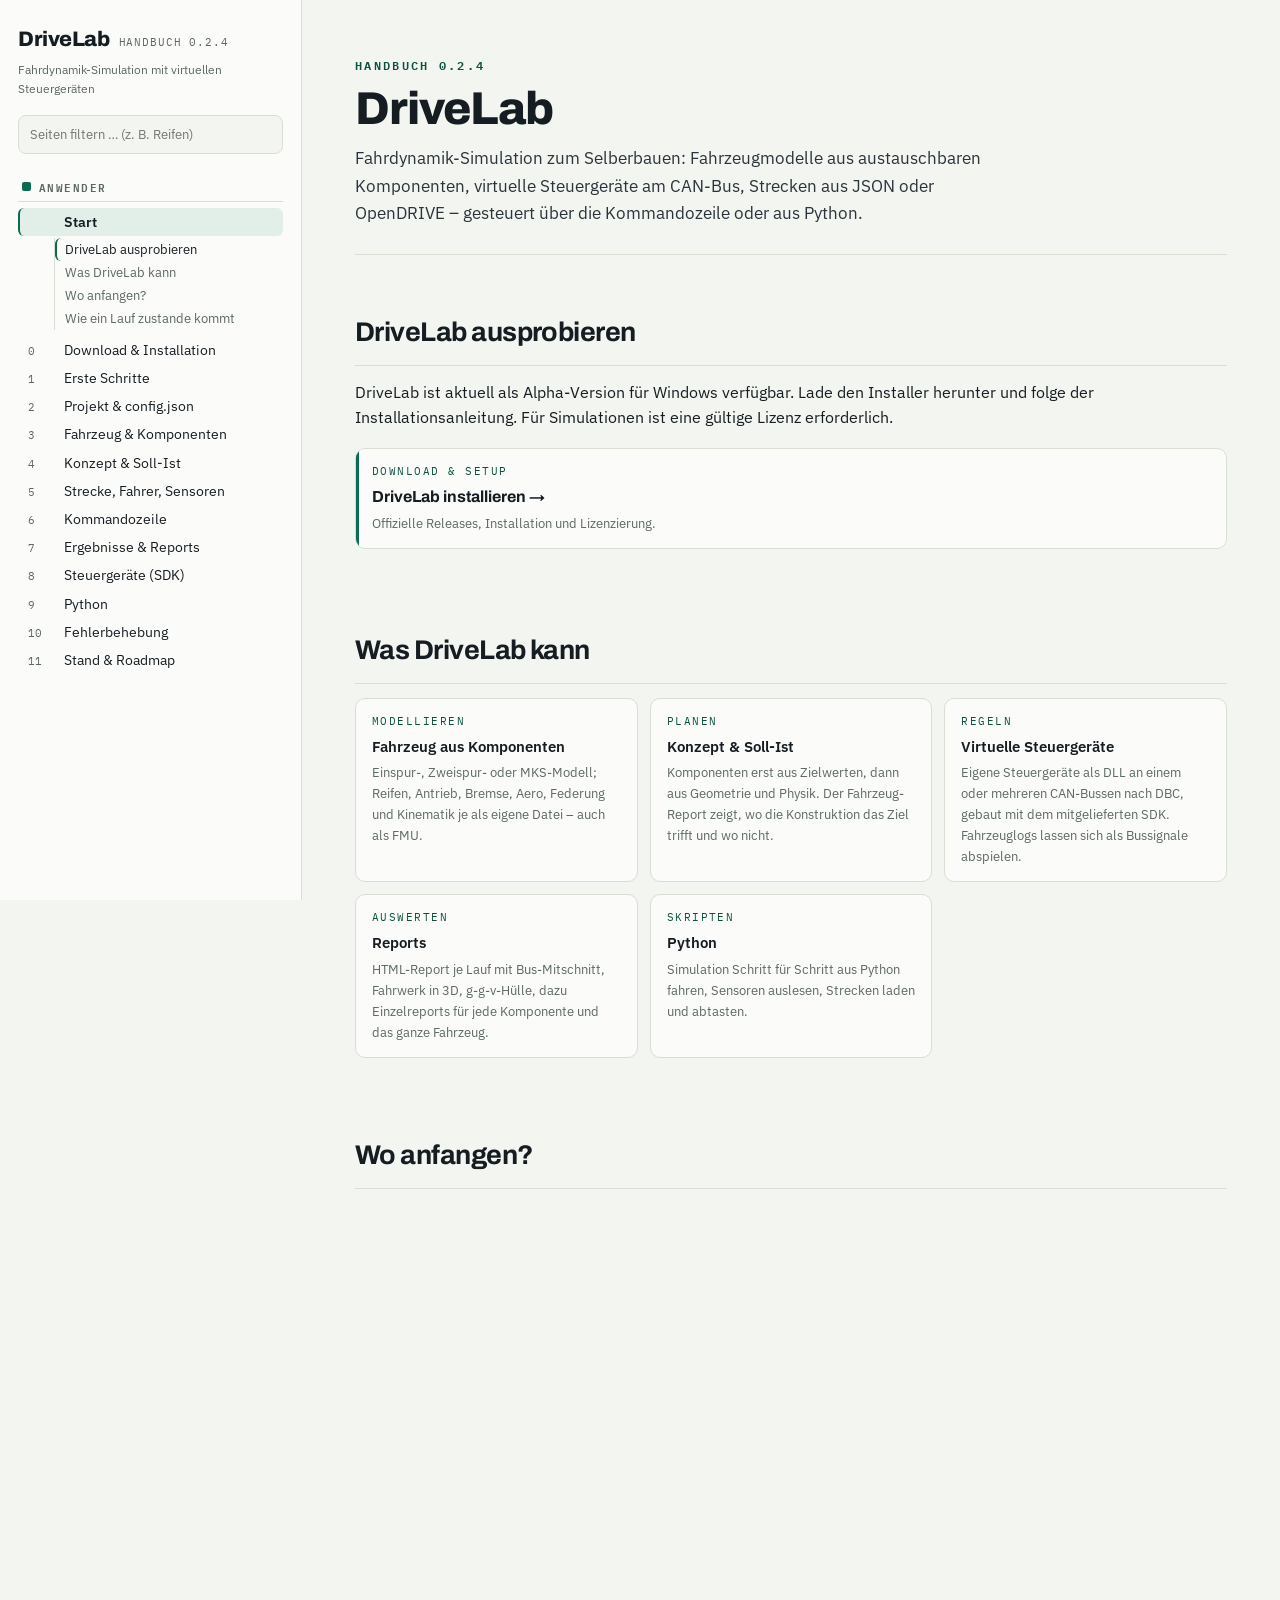
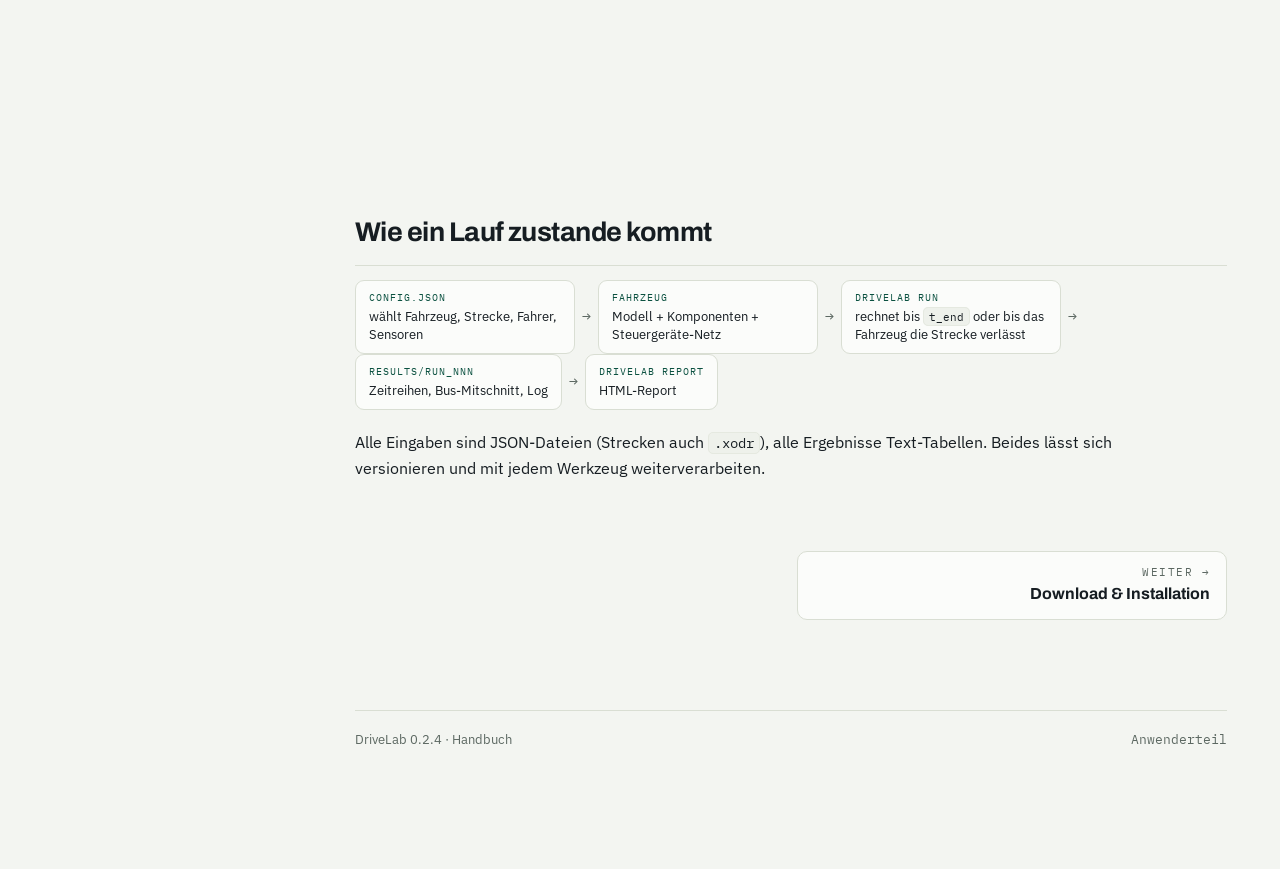
<file: docs/index.html>
<!doctype html>
<html lang="de">
<head>
<meta charset="utf-8">
<meta name="viewport" content="width=device-width, initial-scale=1">
<title>DriveLab · DriveLab</title>
<link rel="stylesheet" href="assets/style.css">
</head>
<body data-page="index.html" data-root="" data-track="user">
<div class="shell">
<aside class="side" id="side"></aside>
<main class="main"><div class="page">

<header class="page-head">
  <span class="k">Handbuch 0.2.3</span>
  <h1>DriveLab</h1>
  <p class="lede">Fahrdynamik-Simulation zum Selberbauen: Fahrzeugmodelle aus austauschbaren Komponenten, virtuelle Steuergeräte am CAN-Bus, Strecken aus JSON oder OpenDRIVE – gesteuert über die Kommandozeile oder aus Python.</p>
</header>
<section class="chap" id="download" data-edition="web">
  <div class="chap-head"><h2>DriveLab ausprobieren</h2></div>
  <p>DriveLab ist aktuell als Alpha-Version für Windows verfügbar. Lade den Installer herunter und folge der Installationsanleitung. Für Simulationen ist eine gültige Lizenz erforderlich.</p>
  <div class="tiles"><a class="tile" href="installation.html"><span class="k">Download &amp; Setup</span><h4>DriveLab installieren →</h4><p>Offizielle Releases, Installation und Lizenzierung.</p></a></div>
</section>

<section class="chap" id="was">
  <div class="chap-head"><h2>Was DriveLab kann</h2></div>
  <div class="cards">
    <div class="card"><span class="k">Modellieren</span><h4>Fahrzeug aus Komponenten</h4><p>Einspur-, Zweispur- oder MKS-Modell; Reifen, Antrieb, Bremse, Aero, Federung und Kinematik je als eigene Datei – auch als FMU.</p></div>
    <div class="card"><span class="k">Planen</span><h4>Konzept &amp; Soll-Ist</h4><p>Komponenten erst aus Zielwerten, dann aus Geometrie und Physik. Der Fahrzeug-Report zeigt, wo die Konstruktion das Ziel trifft und wo nicht.</p></div>
    <div class="card"><span class="k">Regeln</span><h4>Virtuelle Steuergeräte</h4><p>Eigene Steuergeräte als DLL an einem oder mehreren CAN-Bussen nach DBC, gebaut mit dem mitgelieferten SDK. Fahrzeuglogs lassen sich als Bussignale abspielen.</p></div>
    <div class="card"><span class="k">Auswerten</span><h4>Reports</h4><p>HTML-Report je Lauf mit Bus-Mitschnitt, Fahrwerk in 3D, g-g-v-Hülle, dazu Einzelreports für jede Komponente und das ganze Fahrzeug.</p></div>
    <div class="card"><span class="k">Skripten</span><h4>Python</h4><p>Simulation Schritt für Schritt aus Python fahren, Sensoren auslesen, Strecken laden und abtasten.</p></div>
  </div>
</section>

<section class="chap" id="start">
  <div class="chap-head"><h2>Wo anfangen?</h2></div>
  <div class="tiles">
    <a class="tile" href="erste-schritte.html"><span class="k">1 · Neu hier</span><h4>Erste Schritte</h4><p>Installation prüfen, erstes Projekt anlegen, rechnen, Report öffnen.</p></a>
    <a class="tile" href="projekt.html"><span class="k">2 · Aufbau</span><h4>Projekt &amp; config.json</h4><p>Was in einem Projekt liegt und wie die Dateien zusammenhängen.</p></a>
    <a class="tile" href="fahrzeug.html"><span class="k">3 · Referenz</span><h4>Fahrzeug &amp; Komponenten</h4><p>Alle Fahrzeug- und Komponentendateien mit ihren Parametern.</p></a>
    <a class="tile" href="konzept.html"><span class="k">4 · Planen</span><h4>Konzept &amp; Soll-Ist</h4><p>Zielwerte vorgeben, die Konstruktion dagegen prüfen.</p></a>
    <a class="tile" href="umgebung.html"><span class="k">5 · Referenz</span><h4>Strecke, Fahrer, Sensoren</h4><p>Streckenformate, Fahrermodelle, POV und IMU.</p></a>
    <a class="tile" href="cli.html"><span class="k">6 · Werkzeug</span><h4>Kommandozeile</h4><p>Alle <code>drivelab</code>-Befehle auf einen Blick.</p></a>
    <a class="tile" href="ergebnisse.html"><span class="k">7 · Auswerten</span><h4>Ergebnisse &amp; Reports</h4><p>Was ein Lauf schreibt, Lauf- und Komponentenreports.</p></a>
    <a class="tile" href="steuergeraete.html"><span class="k">8 · SDK</span><h4>Steuergeräte</h4><p>Eigenes Steuergerät schreiben, bauen und ins Fahrzeug einhängen.</p></a>
    <a class="tile" href="python.html"><span class="k">9 · Skripten</span><h4>Python</h4><p>Das Modul <code>drivelab</code> und die Beispiele.</p></a>
    <a class="tile" href="hilfe.html"><span class="k">10 · Wenn es hakt</span><h4>Fehlerbehebung</h4><p>Häufige Meldungen und was dahinter steckt.</p></a>
    <a class="tile" href="stand.html"><span class="k">11 · Überblick</span><h4>Stand &amp; Roadmap</h4><p>Was erledigt ist, was teilweise da ist und was noch fehlt.</p></a>
  </div>
</section>

<section class="chap" id="ablauf">
  <div class="chap-head"><h2>Wie ein Lauf zustande kommt</h2></div>
  <div class="pipe">
    <div class="step"><span class="k">config.json</span><span class="v">wählt Fahrzeug, Strecke, Fahrer, Sensoren</span></div>
    <div class="arr">→</div>
    <div class="step"><span class="k">Fahrzeug</span><span class="v">Modell + Komponenten + Steuergeräte-Netz</span></div>
    <div class="arr">→</div>
    <div class="step"><span class="k">drivelab run</span><span class="v">rechnet bis <code>t_end</code> oder bis das Fahrzeug die Strecke verlässt</span></div>
    <div class="arr">→</div>
    <div class="step"><span class="k">results/run_NNN</span><span class="v">Zeitreihen, Bus-Mitschnitt, Log</span></div>
    <div class="arr">→</div>
    <div class="step"><span class="k">drivelab report</span><span class="v">HTML-Report</span></div>
  </div>
  <p>Alle Eingaben sind JSON-Dateien (Strecken auch <code>.xodr</code>), alle Ergebnisse Text-Tabellen. Beides lässt sich versionieren und mit jedem Werkzeug weiterverarbeiten.</p>
</section>

</div></main>
</div>
<script src="assets/site.js"></script>
</body>
</html>
</file>
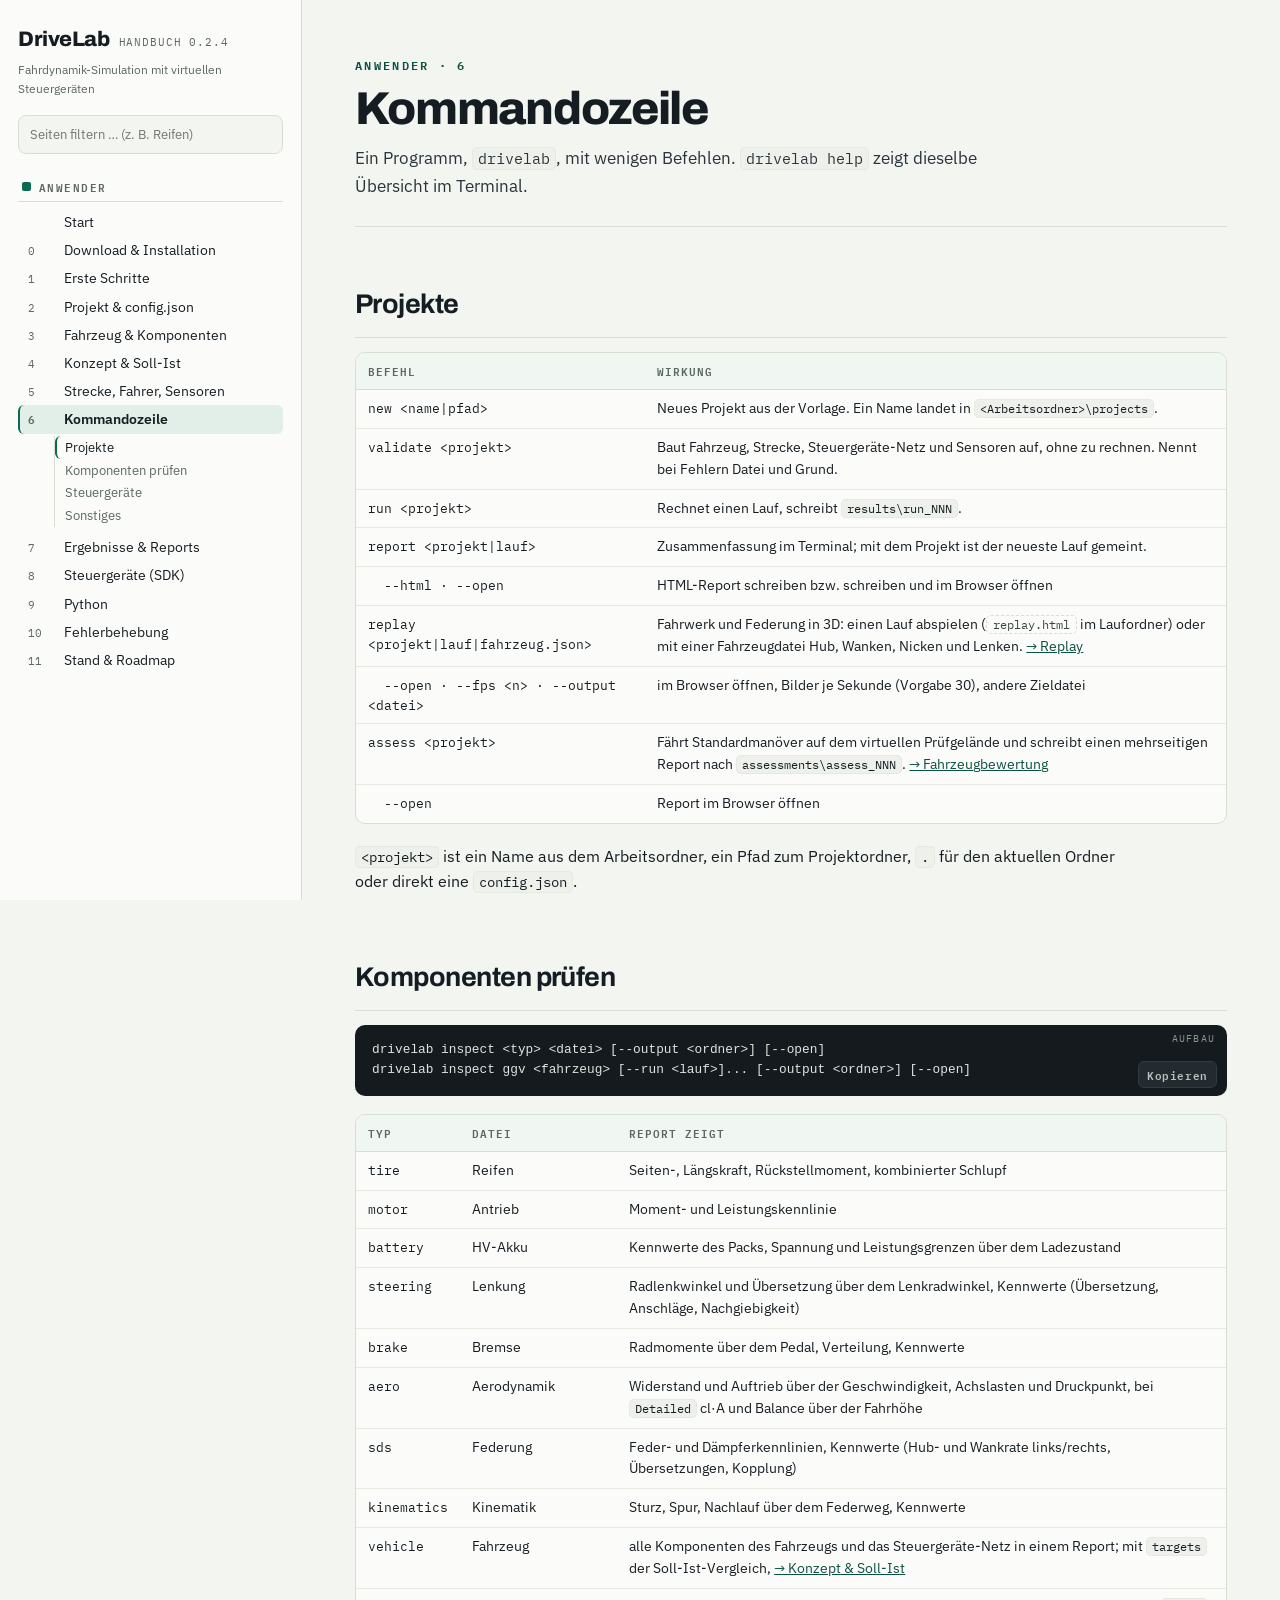
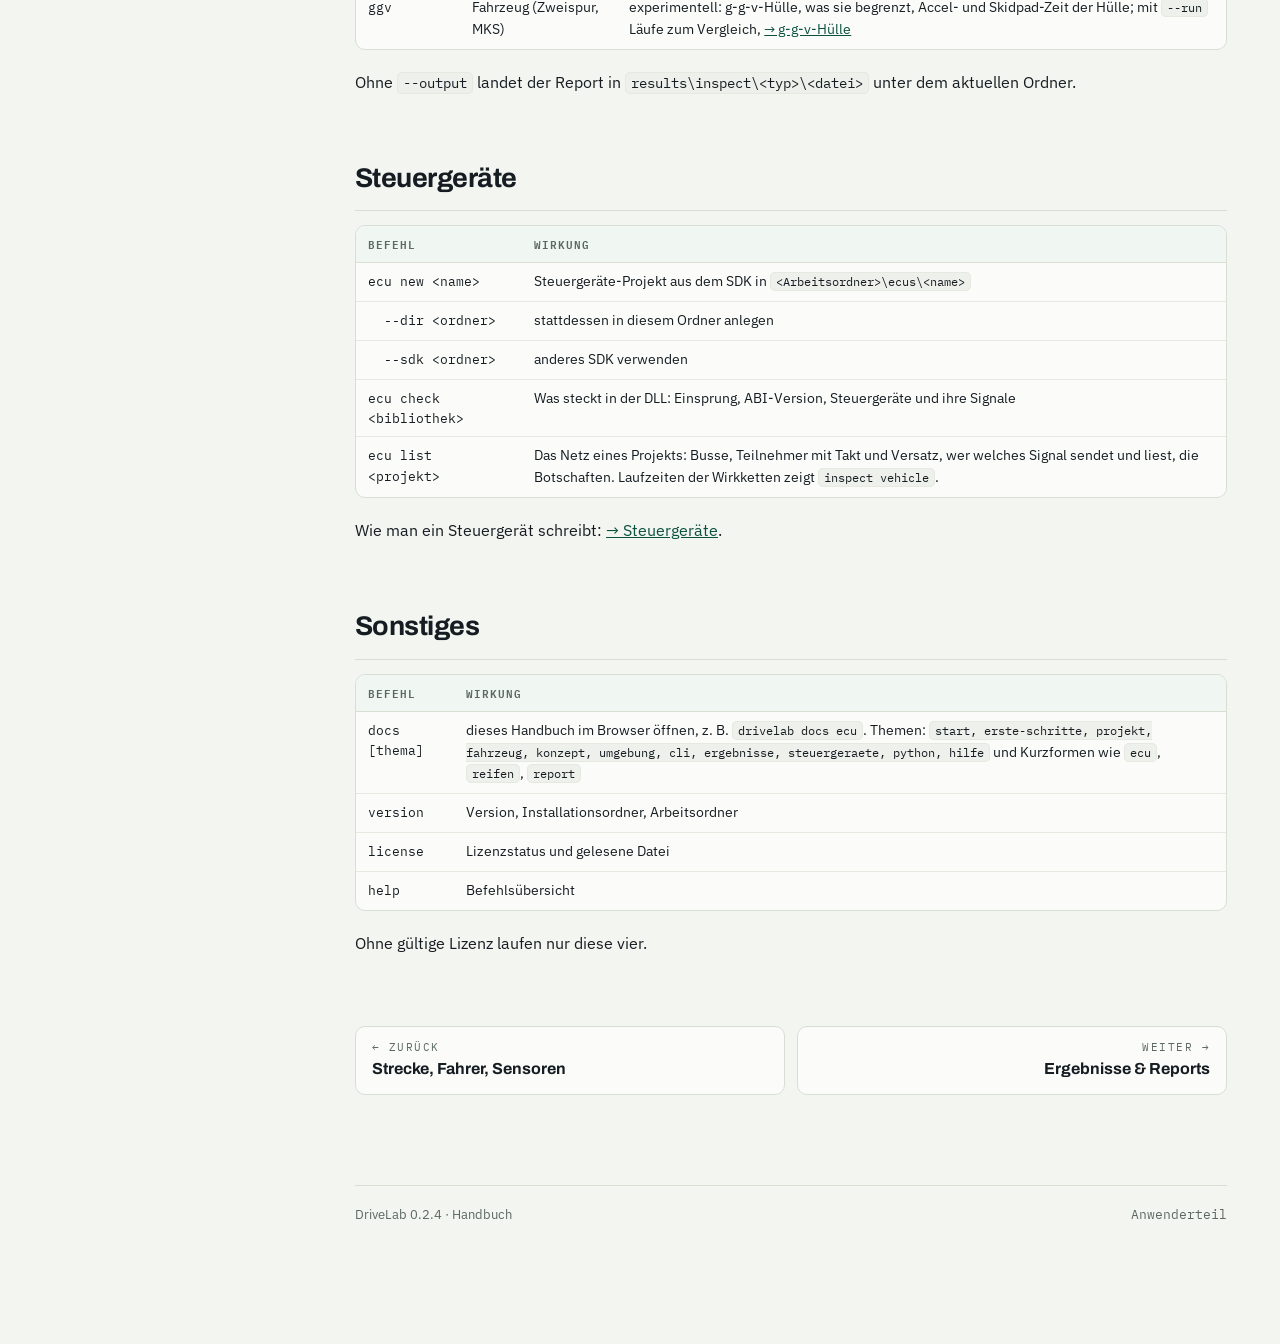
<file: docs/cli.html>
<!doctype html>
<html lang="de">
<head>
<meta charset="utf-8">
<meta name="viewport" content="width=device-width, initial-scale=1">
<title>Kommandozeile · DriveLab</title>
<link rel="stylesheet" href="assets/style.css">
</head>
<body data-page="cli.html" data-root="" data-track="user">
<div class="shell">
<aside class="side" id="side"></aside>
<main class="main"><div class="page">

<header class="page-head">
  <span class="k">Anwender · 6</span>
  <h1>Kommandozeile</h1>
  <p class="lede">Ein Programm, <code>drivelab</code>, mit wenigen Befehlen. <code>drivelab help</code> zeigt dieselbe Übersicht im Terminal.</p>
</header>
<section class="chap" id="projekt">
  <div class="chap-head"><h2>Projekte</h2></div>
  <div class="tbl-wrap"><table>
    <thead><tr><th>Befehl</th><th>Wirkung</th></tr></thead>
    <tbody>
      <tr><td class="mono">new &lt;name|pfad&gt;</td><td>Neues Projekt aus der Vorlage. Ein Name landet in <code>&lt;Arbeitsordner&gt;\projects</code>.</td></tr>
      <tr><td class="mono">validate &lt;projekt&gt;</td><td>Baut Fahrzeug, Strecke, Steuergeräte-Netz und Sensoren auf, ohne zu rechnen. Nennt bei Fehlern Datei und Grund.</td></tr>
      <tr><td class="mono">run &lt;projekt&gt;</td><td>Rechnet einen Lauf, schreibt <code>results\run_NNN</code>.</td></tr>
      <tr><td class="mono">report &lt;projekt|lauf&gt;</td><td>Zusammenfassung im Terminal; mit dem Projekt ist der neueste Lauf gemeint.</td></tr>
      <tr><td class="mono">&nbsp;&nbsp;--html · --open</td><td>HTML-Report schreiben bzw. schreiben und im Browser öffnen</td></tr>
      <tr><td class="mono">replay &lt;projekt|lauf|fahrzeug.json&gt;</td><td>Fahrwerk und Federung in 3D: einen Lauf abspielen (<span class="file">replay.html</span> im Laufordner) oder mit einer Fahrzeugdatei Hub, Wanken, Nicken und Lenken. <a href="ergebnisse.html#replay">→ Replay</a></td></tr>
      <tr><td class="mono">&nbsp;&nbsp;--open · --fps &lt;n&gt; · --output &lt;datei&gt;</td><td>im Browser öffnen, Bilder je Sekunde (Vorgabe 30), andere Zieldatei</td></tr>
      <tr><td class="mono">assess &lt;projekt&gt;</td><td>Fährt Standardmanöver auf dem virtuellen Prüfgelände und schreibt einen mehrseitigen Report nach <code>assessments\assess_NNN</code>. <a href="ergebnisse.html#assess">→ Fahrzeugbewertung</a></td></tr>
      <tr><td class="mono">&nbsp;&nbsp;--open</td><td>Report im Browser öffnen</td></tr>
    </tbody>
  </table></div>
  <p class="tight"><code>&lt;projekt&gt;</code> ist ein Name aus dem Arbeitsordner, ein Pfad zum Projektordner, <code>.</code> für den aktuellen Ordner oder direkt eine <code>config.json</code>.</p>
</section>

<section class="chap" id="inspect">
  <div class="chap-head"><h2>Komponenten prüfen</h2></div>
  <div class="code"><span class="lbl">Aufbau</span><pre>drivelab inspect &lt;typ&gt; &lt;datei&gt; [--output &lt;ordner&gt;] [--open]
drivelab inspect ggv &lt;fahrzeug&gt; [--run &lt;lauf&gt;]... [--output &lt;ordner&gt;] [--open]</pre></div>
  <div class="tbl-wrap"><table>
    <thead><tr><th>typ</th><th>Datei</th><th>Report zeigt</th></tr></thead>
    <tbody>
      <tr><td class="mono">tire</td><td>Reifen</td><td>Seiten-, Längskraft, Rückstellmoment, kombinierter Schlupf</td></tr>
      <tr><td class="mono">motor</td><td>Antrieb</td><td>Moment- und Leistungskennlinie</td></tr>
      <tr><td class="mono">battery</td><td>HV-Akku</td><td>Kennwerte des Packs, Spannung und Leistungsgrenzen über dem Ladezustand</td></tr>
      <tr><td class="mono">steering</td><td>Lenkung</td><td>Radlenkwinkel und Übersetzung über dem Lenkradwinkel, Kennwerte (Übersetzung, Anschläge, Nachgiebigkeit)</td></tr>
      <tr><td class="mono">brake</td><td>Bremse</td><td>Radmomente über dem Pedal, Verteilung, Kennwerte</td></tr>
      <tr><td class="mono">aero</td><td>Aerodynamik</td><td>Widerstand und Auftrieb über der Geschwindigkeit, Achslasten und Druckpunkt, bei <code>Detailed</code> cl·A und Balance über der Fahrhöhe</td></tr>
      <tr><td class="mono">sds</td><td>Federung</td><td>Feder- und Dämpferkennlinien, Kennwerte (Hub- und Wankrate links/rechts, Übersetzungen, Kopplung)</td></tr>
      <tr><td class="mono">kinematics</td><td>Kinematik</td><td>Sturz, Spur, Nachlauf über dem Federweg, Kennwerte</td></tr>
      <tr><td class="mono">vehicle</td><td>Fahrzeug</td><td>alle Komponenten des Fahrzeugs und das Steuergeräte-Netz in einem Report; mit <code>targets</code> der Soll-Ist-Vergleich, <a href="konzept.html">→ Konzept &amp; Soll-Ist</a></td></tr>
      <tr><td class="mono">ggv</td><td>Fahrzeug (Zweispur, MKS)</td><td>experimentell: g-g-v-Hülle, was sie begrenzt, Accel- und Skidpad-Zeit der Hülle; mit <code>--run</code> Läufe zum Vergleich, <a href="ergebnisse.html#ggv">→ g-g-v-Hülle</a></td></tr>
    </tbody>
  </table></div>
  <p class="tight">Ohne <code>--output</code> landet der Report in <code>results\inspect\&lt;typ&gt;\&lt;datei&gt;</code> unter dem aktuellen Ordner.</p>
</section>

<section class="chap" id="ecu">
  <div class="chap-head"><h2>Steuergeräte</h2></div>
  <div class="tbl-wrap"><table>
    <thead><tr><th>Befehl</th><th>Wirkung</th></tr></thead>
    <tbody>
      <tr><td class="mono">ecu new &lt;name&gt;</td><td>Steuergeräte-Projekt aus dem SDK in <code>&lt;Arbeitsordner&gt;\ecus\&lt;name&gt;</code></td></tr>
      <tr><td class="mono">&nbsp;&nbsp;--dir &lt;ordner&gt;</td><td>stattdessen in diesem Ordner anlegen</td></tr>
      <tr><td class="mono">&nbsp;&nbsp;--sdk &lt;ordner&gt;</td><td>anderes SDK verwenden</td></tr>
      <tr><td class="mono">ecu check &lt;bibliothek&gt;</td><td>Was steckt in der DLL: Einsprung, ABI-Version, Steuergeräte und ihre Signale</td></tr>
      <tr><td class="mono">ecu list &lt;projekt&gt;</td><td>Das Netz eines Projekts: Busse, Teilnehmer mit Takt und Versatz, wer welches Signal sendet und liest, die Botschaften. Laufzeiten der Wirkketten zeigt <code>inspect vehicle</code>.</td></tr>
    </tbody>
  </table></div>
  <p class="tight">Wie man ein Steuergerät schreibt: <a href="steuergeraete.html">→ Steuergeräte</a>.</p>
</section>

<section class="chap" id="sonst">
  <div class="chap-head"><h2>Sonstiges</h2></div>
  <div class="tbl-wrap"><table>
    <thead><tr><th>Befehl</th><th>Wirkung</th></tr></thead>
    <tbody>
      <tr><td class="mono">docs [thema]</td><td>dieses Handbuch im Browser öffnen, z. B. <code>drivelab docs ecu</code>. Themen: <code>start, erste-schritte, projekt, fahrzeug, konzept, umgebung, cli, ergebnisse, steuergeraete, python, hilfe</code> und Kurzformen wie <code>ecu</code>, <code>reifen</code>, <code>report</code></td></tr>
      <tr><td class="mono">version</td><td>Version, Installationsordner, Arbeitsordner</td></tr>
      <tr><td class="mono">license</td><td>Lizenzstatus und gelesene Datei</td></tr>
      <tr><td class="mono">help</td><td>Befehlsübersicht</td></tr>
    </tbody>
  </table></div>
  <p class="tight">Ohne gültige Lizenz laufen nur diese vier.</p>
</section>

</div></main>
</div>
<script src="assets/site.js"></script>
</body>
</html>
</file>
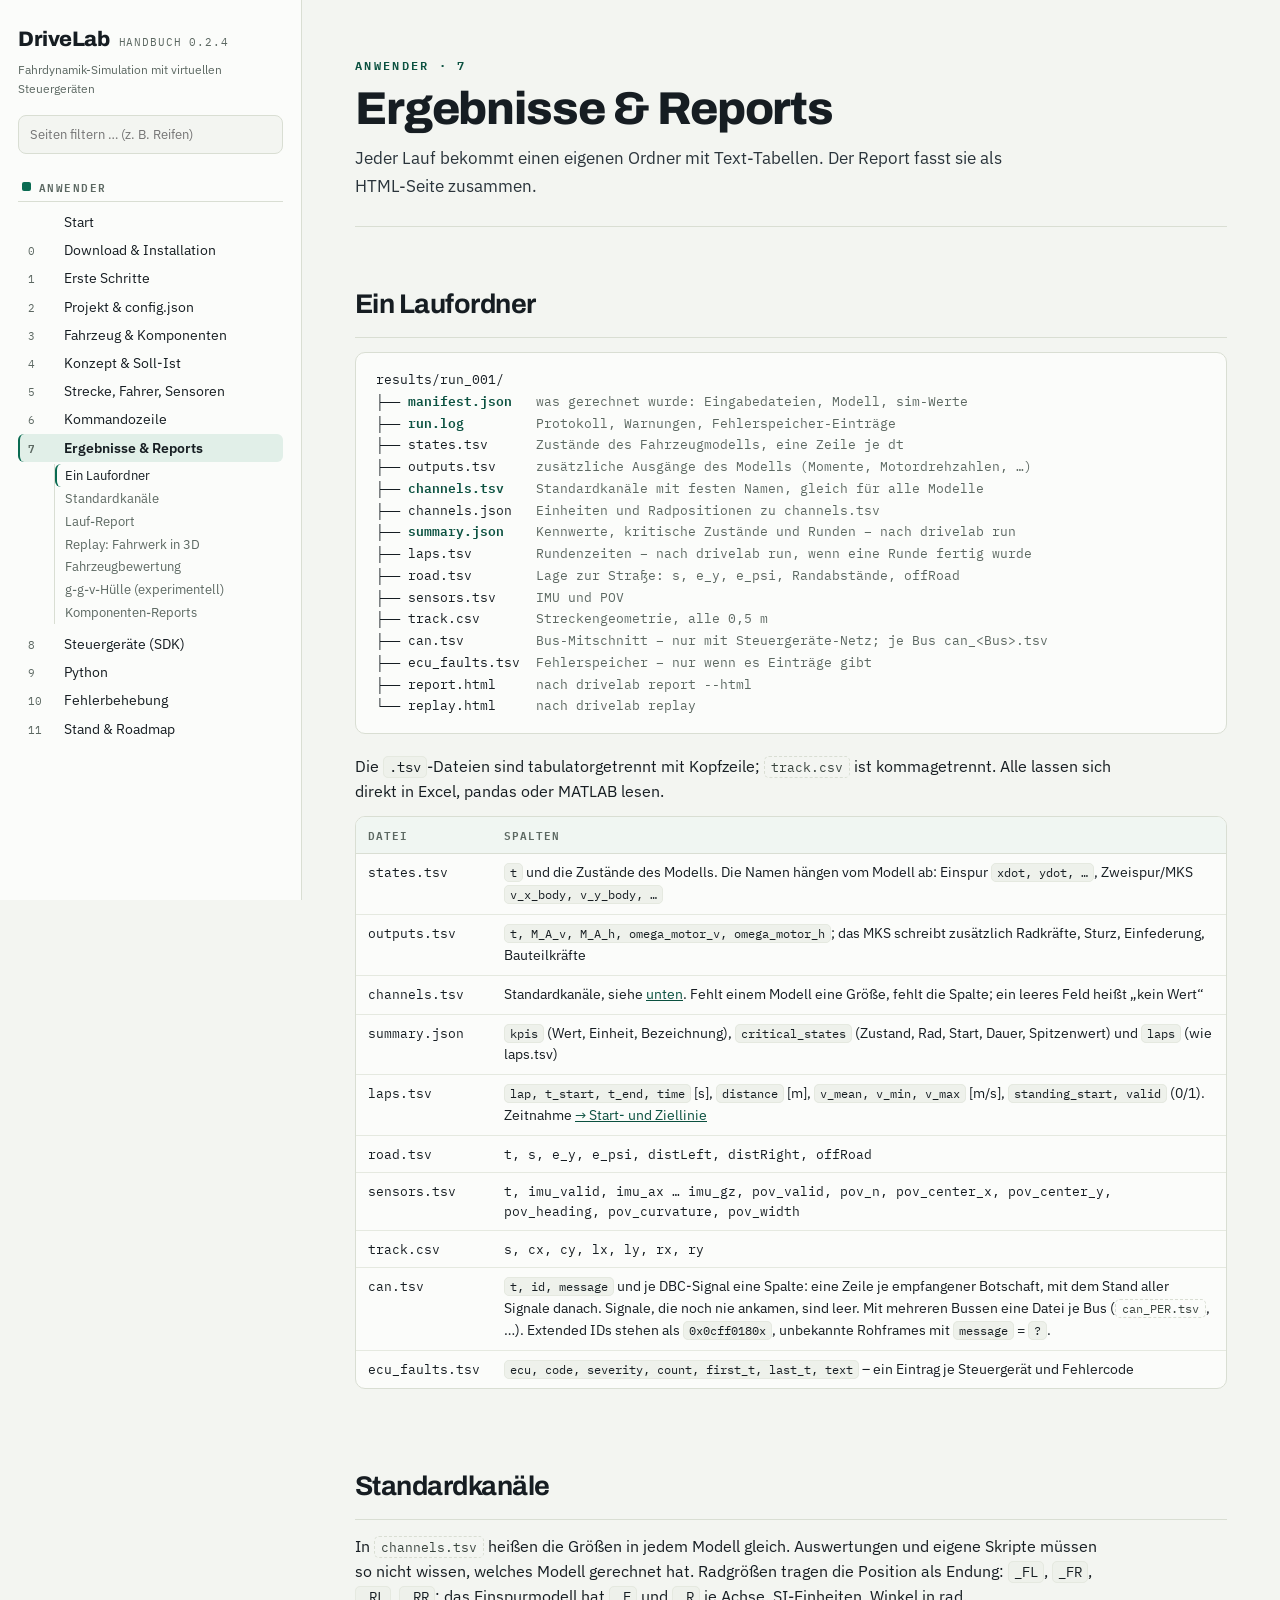
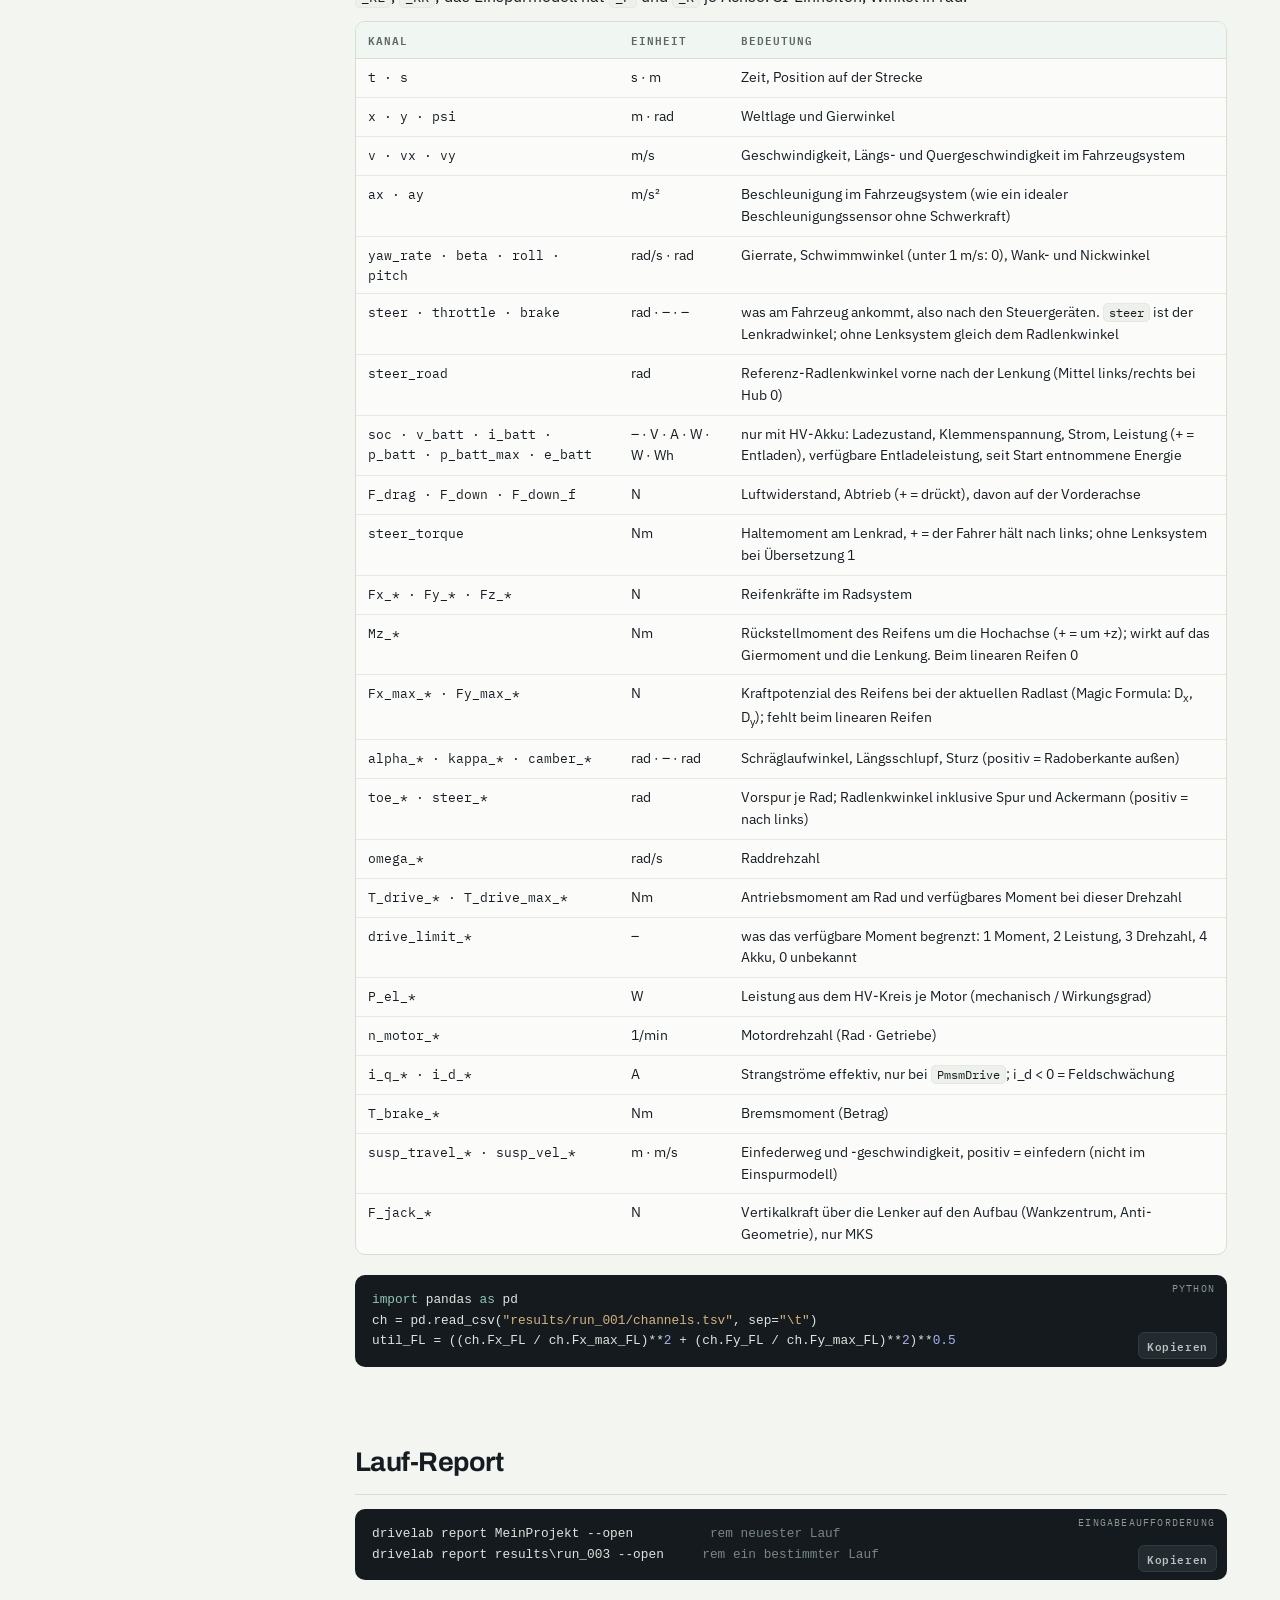
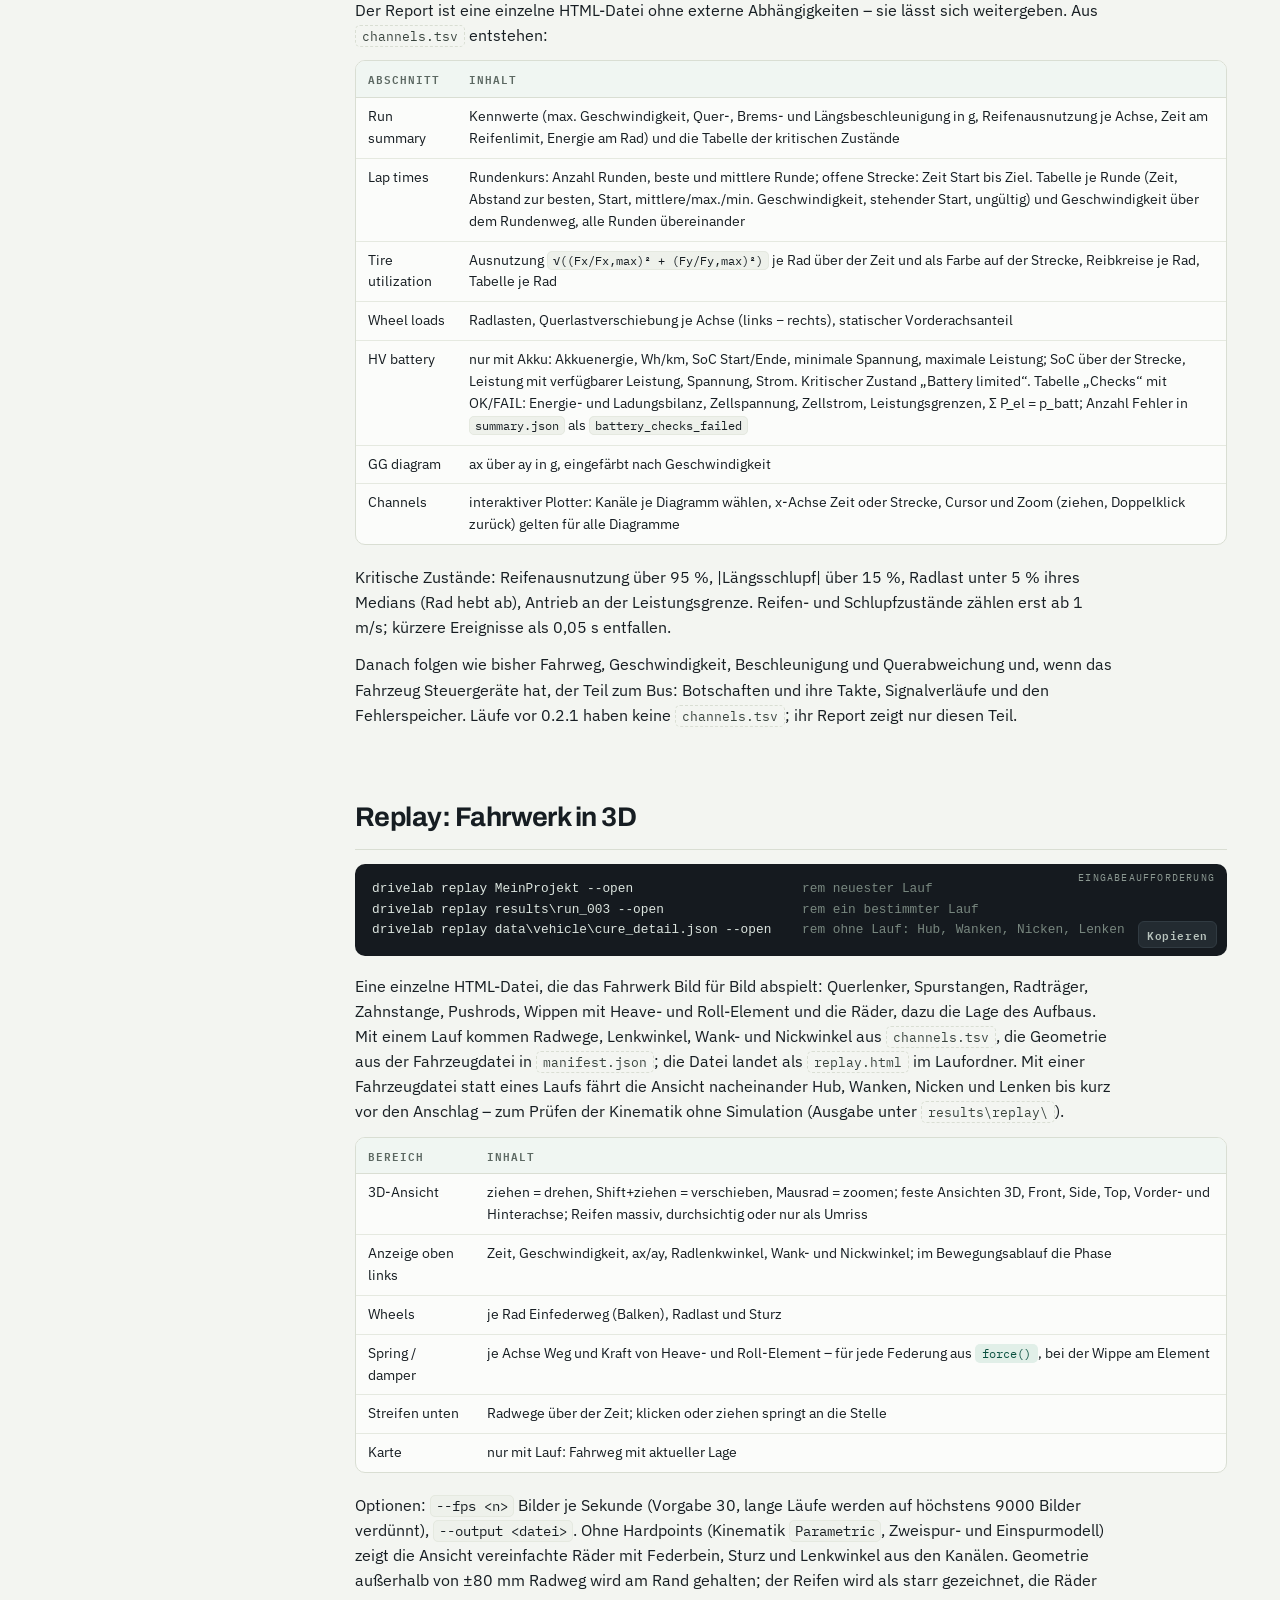
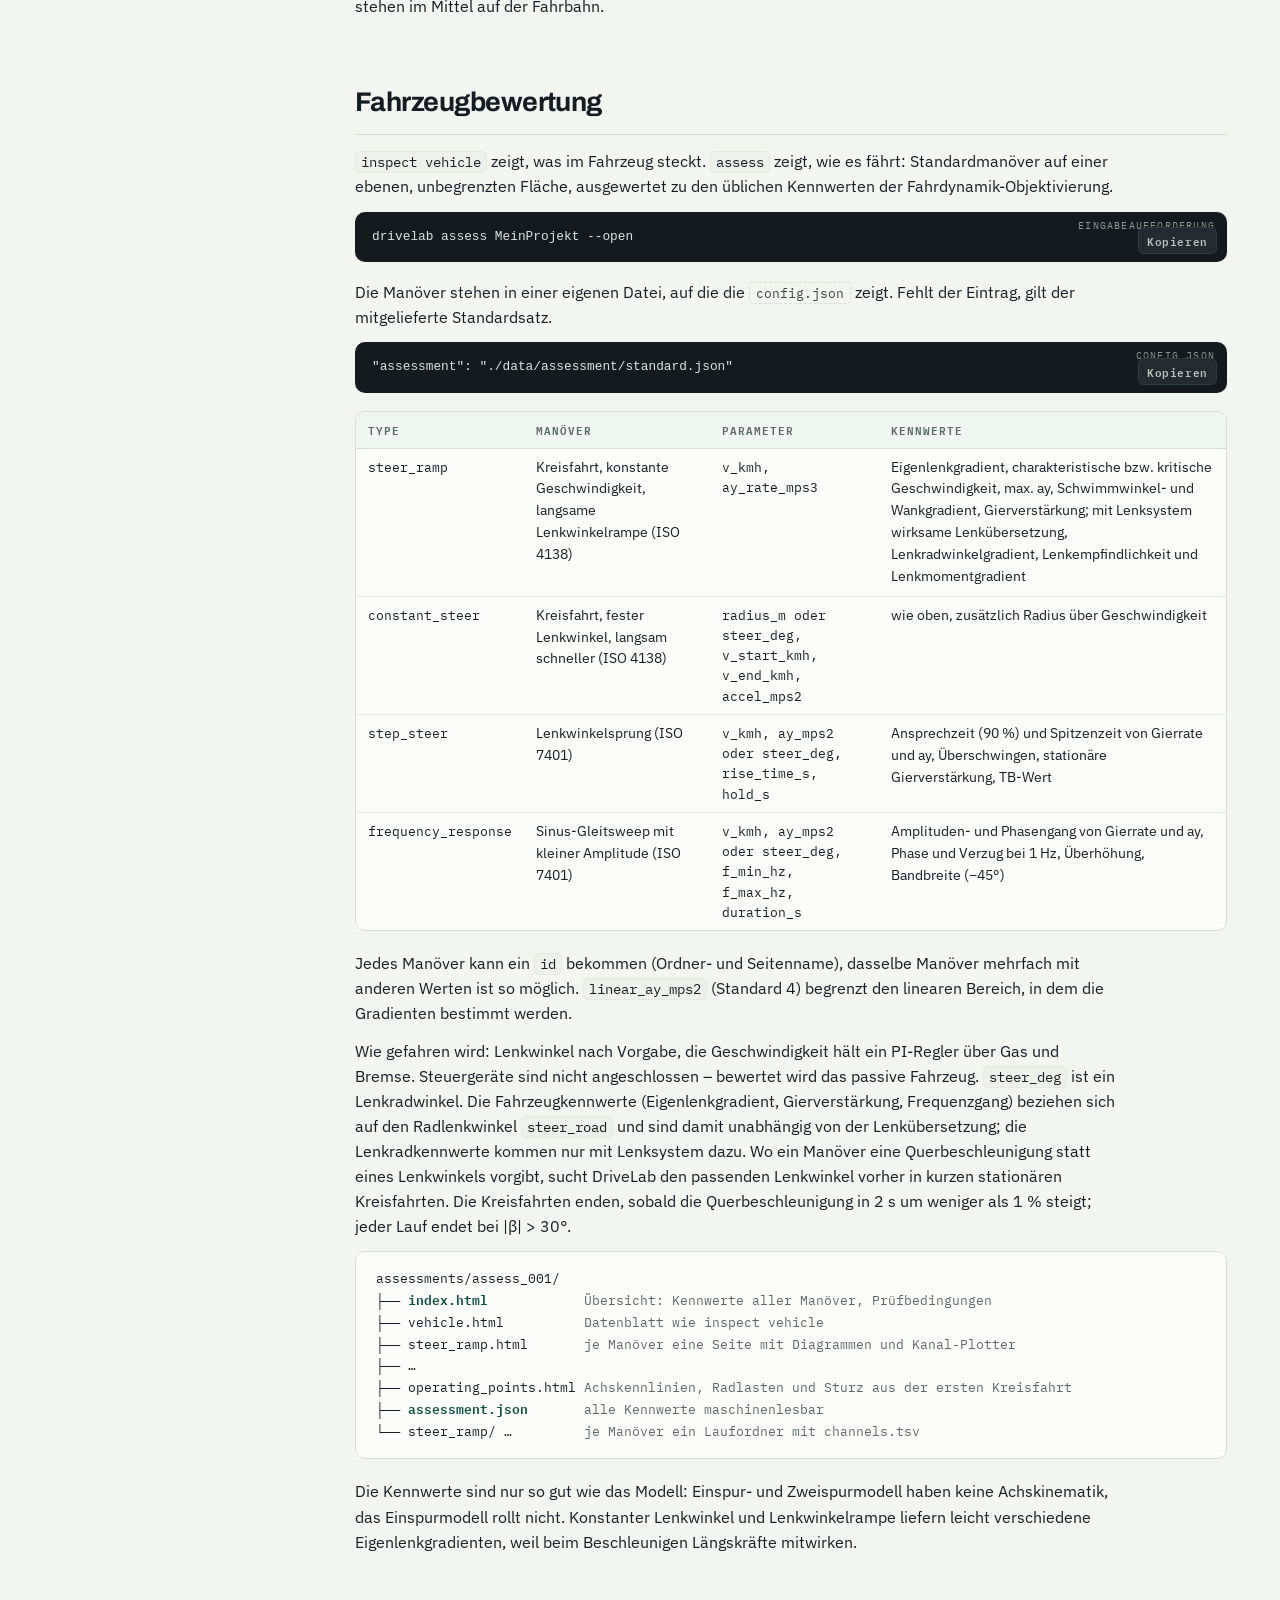
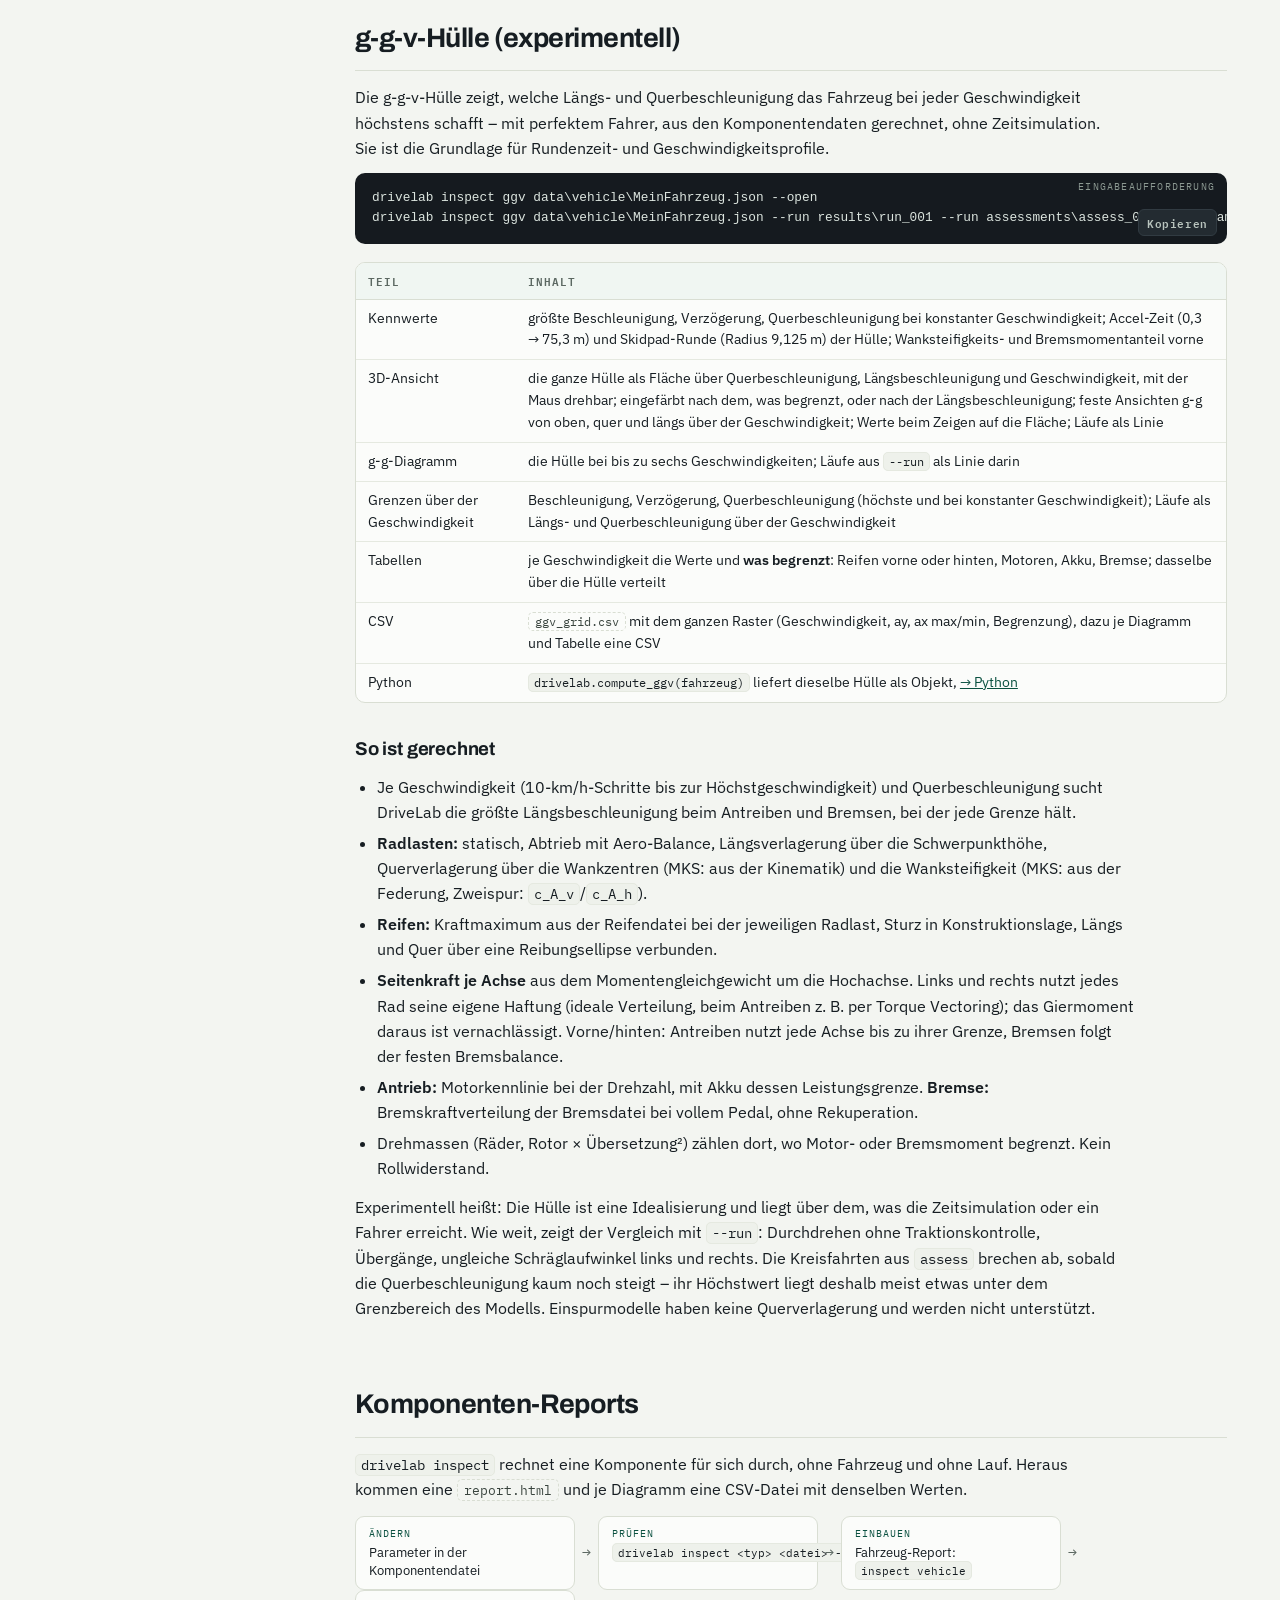
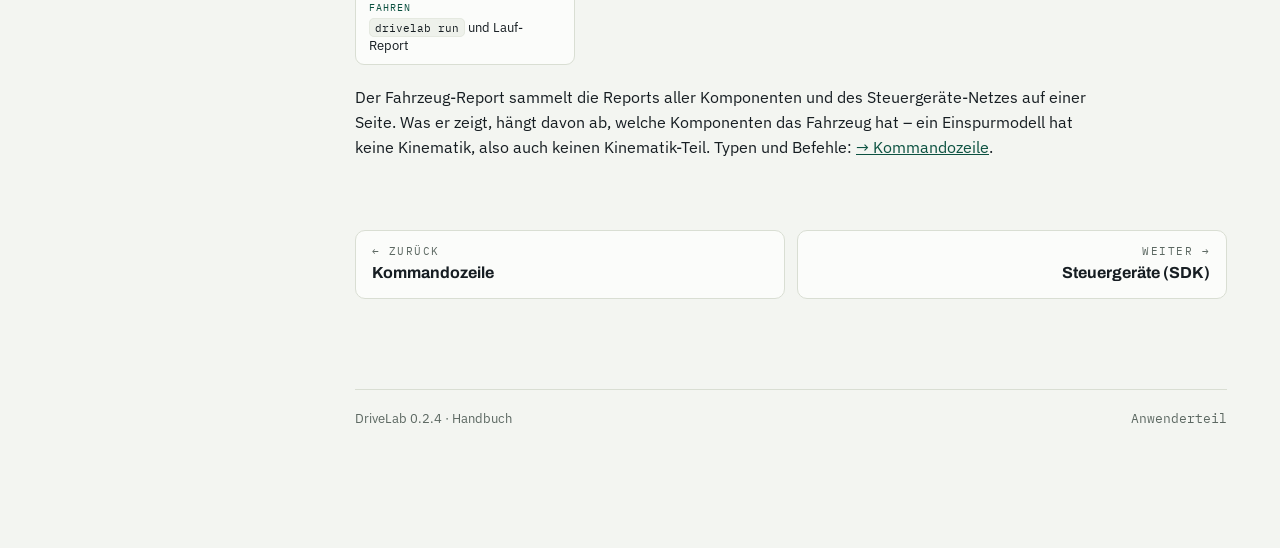
<file: docs/ergebnisse.html>
<!doctype html>
<html lang="de">
<head>
<meta charset="utf-8">
<meta name="viewport" content="width=device-width, initial-scale=1">
<title>Ergebnisse & Reports · DriveLab</title>
<link rel="stylesheet" href="assets/style.css">
</head>
<body data-page="ergebnisse.html" data-root="" data-track="user">
<div class="shell">
<aside class="side" id="side"></aside>
<main class="main"><div class="page">

<header class="page-head">
  <span class="k">Anwender · 7</span>
  <h1>Ergebnisse & Reports</h1>
  <p class="lede">Jeder Lauf bekommt einen eigenen Ordner mit Text-Tabellen. Der Report fasst sie als HTML-Seite zusammen.</p>
</header>
<section class="chap" id="lauf">
  <div class="chap-head"><h2>Ein Laufordner</h2></div>
<div class="tree">results/run_001/
├── <b>manifest.json</b>   <i>was gerechnet wurde: Eingabedateien, Modell, sim-Werte</i>
├── <b>run.log</b>         <i>Protokoll, Warnungen, Fehlerspeicher-Einträge</i>
├── states.tsv      <i>Zustände des Fahrzeugmodells, eine Zeile je dt</i>
├── outputs.tsv     <i>zusätzliche Ausgänge des Modells (Momente, Motordrehzahlen, …)</i>
├── <b>channels.tsv</b>    <i>Standardkanäle mit festen Namen, gleich für alle Modelle</i>
├── channels.json   <i>Einheiten und Radpositionen zu channels.tsv</i>
├── <b>summary.json</b>    <i>Kennwerte, kritische Zustände und Runden – nach drivelab run</i>
├── laps.tsv        <i>Rundenzeiten – nach drivelab run, wenn eine Runde fertig wurde</i>
├── road.tsv        <i>Lage zur Straße: s, e_y, e_psi, Randabstände, offRoad</i>
├── sensors.tsv     <i>IMU und POV</i>
├── track.csv       <i>Streckengeometrie, alle 0,5 m</i>
├── can.tsv         <i>Bus-Mitschnitt – nur mit Steuergeräte-Netz; je Bus can_&lt;Bus&gt;.tsv</i>
├── ecu_faults.tsv  <i>Fehlerspeicher – nur wenn es Einträge gibt</i>
├── report.html     <i>nach drivelab report --html</i>
└── replay.html     <i>nach drivelab replay</i></div>
  <p>Die <code>.tsv</code>-Dateien sind tabulatorgetrennt mit Kopfzeile; <span class="file">track.csv</span> ist kommagetrennt.
  Alle lassen sich direkt in Excel, pandas oder MATLAB lesen.</p>
  <div class="tbl-wrap"><table>
    <thead><tr><th>Datei</th><th>Spalten</th></tr></thead>
    <tbody>
      <tr><td class="mono">states.tsv</td><td><code>t</code> und die Zustände des Modells. Die Namen hängen vom Modell ab: Einspur <code>xdot, ydot, …</code>, Zweispur/MKS <code>v_x_body, v_y_body, …</code></td></tr>
      <tr><td class="mono">outputs.tsv</td><td><code>t, M_A_v, M_A_h, omega_motor_v, omega_motor_h</code>; das MKS schreibt zusätzlich Radkräfte, Sturz, Einfederung, Bauteilkräfte</td></tr>
      <tr><td class="mono">channels.tsv</td><td>Standardkanäle, siehe <a href="#kanaele">unten</a>. Fehlt einem Modell eine Größe, fehlt die Spalte; ein leeres Feld heißt „kein Wert“</td></tr>
      <tr><td class="mono">summary.json</td><td><code>kpis</code> (Wert, Einheit, Bezeichnung), <code>critical_states</code> (Zustand, Rad, Start, Dauer, Spitzenwert) und <code>laps</code> (wie laps.tsv)</td></tr>
      <tr><td class="mono">laps.tsv</td><td><code>lap, t_start, t_end, time</code> [s], <code>distance</code> [m], <code>v_mean, v_min, v_max</code> [m/s], <code>standing_start, valid</code> (0/1). Zeitnahme <a href="umgebung.html#zeitnahme">→ Start- und Ziellinie</a></td></tr>
      <tr><td class="mono">road.tsv</td><td class="mono">t, s, e_y, e_psi, distLeft, distRight, offRoad</td></tr>
      <tr><td class="mono">sensors.tsv</td><td class="mono">t, imu_valid, imu_ax … imu_gz, pov_valid, pov_n, pov_center_x, pov_center_y, pov_heading, pov_curvature, pov_width</td></tr>
      <tr><td class="mono">track.csv</td><td class="mono">s, cx, cy, lx, ly, rx, ry</td></tr>
      <tr><td class="mono">can.tsv</td><td><code>t, id, message</code> und je DBC-Signal eine Spalte: eine Zeile je empfangener Botschaft, mit dem Stand aller Signale danach. Signale, die noch nie ankamen, sind leer.
      Mit mehreren Bussen eine Datei je Bus (<span class="file">can_PER.tsv</span>, …). Extended IDs stehen als <code>0x0cff0180x</code>, unbekannte Rohframes mit <code>message</code> = <code>?</code>.</td></tr>
      <tr><td class="mono">ecu_faults.tsv</td><td><code>ecu, code, severity, count, first_t, last_t, text</code> – ein Eintrag je Steuergerät und Fehlercode</td></tr>
    </tbody>
  </table></div>
</section>

<section class="chap" id="kanaele">
  <div class="chap-head"><h2>Standardkanäle</h2></div>
  <p>In <span class="file">channels.tsv</span> heißen die Größen in jedem Modell gleich. Auswertungen und eigene Skripte müssen so nicht wissen,
  welches Modell gerechnet hat. Radgrößen tragen die Position als Endung: <code>_FL</code>, <code>_FR</code>, <code>_RL</code>, <code>_RR</code>;
  das Einspurmodell hat <code>_F</code> und <code>_R</code> je Achse. SI-Einheiten, Winkel in rad.</p>
  <div class="tbl-wrap"><table>
    <thead><tr><th>Kanal</th><th>Einheit</th><th>Bedeutung</th></tr></thead>
    <tbody>
      <tr><td class="mono">t · s</td><td>s · m</td><td>Zeit, Position auf der Strecke</td></tr>
      <tr><td class="mono">x · y · psi</td><td>m · rad</td><td>Weltlage und Gierwinkel</td></tr>
      <tr><td class="mono">v · vx · vy</td><td>m/s</td><td>Geschwindigkeit, Längs- und Quergeschwindigkeit im Fahrzeugsystem</td></tr>
      <tr><td class="mono">ax · ay</td><td>m/s²</td><td>Beschleunigung im Fahrzeugsystem (wie ein idealer Beschleunigungssensor ohne Schwerkraft)</td></tr>
      <tr><td class="mono">yaw_rate · beta · roll · pitch</td><td>rad/s · rad</td><td>Gierrate, Schwimmwinkel (unter 1 m/s: 0), Wank- und Nickwinkel</td></tr>
      <tr><td class="mono">steer · throttle · brake</td><td>rad · – · –</td><td>was am Fahrzeug ankommt, also nach den Steuergeräten. <code>steer</code> ist der Lenkradwinkel; ohne Lenksystem gleich dem Radlenkwinkel</td></tr>
      <tr><td class="mono">steer_road</td><td>rad</td><td>Referenz-Radlenkwinkel vorne nach der Lenkung (Mittel links/rechts bei Hub 0)</td></tr>
      <tr><td class="mono">soc · v_batt · i_batt · p_batt · p_batt_max · e_batt</td><td>– · V · A · W · W · Wh</td><td>nur mit HV-Akku: Ladezustand, Klemmenspannung, Strom, Leistung (+ = Entladen), verfügbare Entladeleistung, seit Start entnommene Energie</td></tr>
      <tr><td class="mono">F_drag · F_down · F_down_f</td><td>N</td><td>Luftwiderstand, Abtrieb (+ = drückt), davon auf der Vorderachse</td></tr>
      <tr><td class="mono">steer_torque</td><td>Nm</td><td>Haltemoment am Lenkrad, + = der Fahrer hält nach links; ohne Lenksystem bei Übersetzung 1</td></tr>
      <tr><td class="mono">Fx_* · Fy_* · Fz_*</td><td>N</td><td>Reifenkräfte im Radsystem</td></tr>
      <tr><td class="mono">Mz_*</td><td>Nm</td><td>Rückstellmoment des Reifens um die Hochachse (+ = um +z); wirkt auf das Giermoment und die Lenkung. Beim linearen Reifen 0</td></tr>
      <tr><td class="mono">Fx_max_* · Fy_max_*</td><td>N</td><td>Kraftpotenzial des Reifens bei der aktuellen Radlast (Magic Formula: D<sub>x</sub>, D<sub>y</sub>); fehlt beim linearen Reifen</td></tr>
      <tr><td class="mono">alpha_* · kappa_* · camber_*</td><td>rad · – · rad</td><td>Schräglaufwinkel, Längsschlupf, Sturz (positiv = Radoberkante außen)</td></tr>
      <tr><td class="mono">toe_* · steer_*</td><td>rad</td><td>Vorspur je Rad; Radlenkwinkel inklusive Spur und Ackermann (positiv = nach links)</tr>
      <tr><td class="mono">omega_*</td><td>rad/s</td><td>Raddrehzahl</td></tr>
      <tr><td class="mono">T_drive_* · T_drive_max_*</td><td>Nm</td><td>Antriebsmoment am Rad und verfügbares Moment bei dieser Drehzahl</td></tr>
      <tr><td class="mono">drive_limit_*</td><td>–</td><td>was das verfügbare Moment begrenzt: 1 Moment, 2 Leistung, 3 Drehzahl, 4 Akku, 0 unbekannt</td></tr>
      <tr><td class="mono">P_el_*</td><td>W</td><td>Leistung aus dem HV-Kreis je Motor (mechanisch / Wirkungsgrad)</td></tr>
      <tr><td class="mono">n_motor_*</td><td>1/min</td><td>Motordrehzahl (Rad · Getriebe)</td></tr>
      <tr><td class="mono">i_q_* · i_d_*</td><td>A</td><td>Strangströme effektiv, nur bei <code>PmsmDrive</code>; i_d &lt; 0 = Feldschwächung</td></tr>
      <tr><td class="mono">T_brake_*</td><td>Nm</td><td>Bremsmoment (Betrag)</td></tr>
      <tr><td class="mono">susp_travel_* · susp_vel_*</td><td>m · m/s</td><td>Einfederweg und -geschwindigkeit, positiv = einfedern (nicht im Einspurmodell)</td></tr>
      <tr><td class="mono">F_jack_*</td><td>N</td><td>Vertikalkraft über die Lenker auf den Aufbau (Wankzentrum, Anti-Geometrie), nur MKS</td></tr>
    </tbody>
  </table></div>
  <div class="code"><span class="lbl">Python</span><pre><span class="k">import</span> pandas <span class="k">as</span> pd
ch = pd.read_csv(<span class="s">"results/run_001/channels.tsv"</span>, sep=<span class="s">"\t"</span>)
util_FL = ((ch.Fx_FL / ch.Fx_max_FL)**<span class="n">2</span> + (ch.Fy_FL / ch.Fy_max_FL)**<span class="n">2</span>)**<span class="n">0.5</span></pre></div>
</section>

<section class="chap" id="report">
  <div class="chap-head"><h2>Lauf-Report</h2></div>
  <div class="code"><span class="lbl">Eingabeaufforderung</span><pre>drivelab report MeinProjekt --open          <span class="c">rem neuester Lauf</span>
drivelab report results\run_003 --open     <span class="c">rem ein bestimmter Lauf</span></pre></div>
  <p>Der Report ist eine einzelne HTML-Datei ohne externe Abhängigkeiten – sie lässt sich weitergeben. Aus <span class="file">channels.tsv</span> entstehen:</p>
  <div class="tbl-wrap"><table>
    <thead><tr><th>Abschnitt</th><th>Inhalt</th></tr></thead>
    <tbody>
      <tr><td>Run summary</td><td>Kennwerte (max. Geschwindigkeit, Quer-, Brems- und Längsbeschleunigung in g, Reifenausnutzung je Achse, Zeit am Reifenlimit, Energie am Rad) und die Tabelle der kritischen Zustände</td></tr>
      <tr><td>Lap times</td><td>Rundenkurs: Anzahl Runden, beste und mittlere Runde; offene Strecke: Zeit Start bis Ziel. Tabelle je Runde (Zeit, Abstand zur besten, Start, mittlere/max./min. Geschwindigkeit, stehender Start, ungültig) und Geschwindigkeit über dem Rundenweg, alle Runden übereinander</td></tr>
      <tr><td>Tire utilization</td><td>Ausnutzung <code>√((Fx/Fx,max)² + (Fy/Fy,max)²)</code> je Rad über der Zeit und als Farbe auf der Strecke, Reibkreise je Rad, Tabelle je Rad</td></tr>
      <tr><td>Wheel loads</td><td>Radlasten, Querlastverschiebung je Achse (links − rechts), statischer Vorderachsanteil</td></tr>
      <tr><td>HV battery</td><td>nur mit Akku: Akkuenergie, Wh/km, SoC Start/Ende, minimale Spannung, maximale Leistung; SoC über der Strecke, Leistung mit verfügbarer Leistung, Spannung, Strom. Kritischer Zustand „Battery limited“. Tabelle „Checks“ mit OK/FAIL: Energie- und Ladungsbilanz, Zellspannung, Zellstrom, Leistungsgrenzen, Σ P_el = p_batt; Anzahl Fehler in <code>summary.json</code> als <code>battery_checks_failed</code></td></tr>
      <tr><td>GG diagram</td><td>ax über ay in g, eingefärbt nach Geschwindigkeit</td></tr>
      <tr><td>Channels</td><td>interaktiver Plotter: Kanäle je Diagramm wählen, x-Achse Zeit oder Strecke, Cursor und Zoom (ziehen, Doppelklick zurück) gelten für alle Diagramme</td></tr>
    </tbody>
  </table></div>
  <p>Kritische Zustände: Reifenausnutzung über 95 %, |Längsschlupf| über 15 %, Radlast unter 5 % ihres Medians (Rad hebt ab), Antrieb an der Leistungsgrenze.
  Reifen- und Schlupfzustände zählen erst ab 1 m/s; kürzere Ereignisse als 0,05 s entfallen.</p>
  <p>Danach folgen wie bisher Fahrweg, Geschwindigkeit, Beschleunigung und Querabweichung und, wenn das Fahrzeug Steuergeräte hat, der Teil zum Bus:
  Botschaften und ihre Takte, Signalverläufe und den Fehlerspeicher. Läufe vor 0.2.1 haben keine <span class="file">channels.tsv</span>; ihr Report zeigt nur diesen Teil.</p>
</section>

<section class="chap" id="replay">
  <div class="chap-head"><h2>Replay: Fahrwerk in 3D</h2></div>
  <div class="code"><span class="lbl">Eingabeaufforderung</span><pre>drivelab replay MeinProjekt --open                      <span class="c">rem neuester Lauf</span>
drivelab replay results\run_003 --open                  <span class="c">rem ein bestimmter Lauf</span>
drivelab replay data\vehicle\cure_detail.json --open    <span class="c">rem ohne Lauf: Hub, Wanken, Nicken, Lenken</span></pre></div>
  <p>Eine einzelne HTML-Datei, die das Fahrwerk Bild für Bild abspielt: Querlenker, Spurstangen, Radträger, Zahnstange, Pushrods, Wippen mit Heave- und Roll-Element
  und die Räder, dazu die Lage des Aufbaus. Mit einem Lauf kommen Radwege, Lenkwinkel, Wank- und Nickwinkel aus <span class="file">channels.tsv</span>, die Geometrie
  aus der Fahrzeugdatei in <span class="file">manifest.json</span>; die Datei landet als <span class="file">replay.html</span> im Laufordner. Mit einer Fahrzeugdatei statt eines Laufs
  fährt die Ansicht nacheinander Hub, Wanken, Nicken und Lenken bis kurz vor den Anschlag – zum Prüfen der Kinematik ohne Simulation (Ausgabe unter
  <span class="file">results\replay\</span>).</p>
  <div class="tbl-wrap"><table>
    <thead><tr><th>Bereich</th><th>Inhalt</th></tr></thead>
    <tbody>
      <tr><td>3D-Ansicht</td><td>ziehen = drehen, Shift+ziehen = verschieben, Mausrad = zoomen; feste Ansichten 3D, Front, Side, Top, Vorder- und Hinterachse; Reifen massiv, durchsichtig oder nur als Umriss</td></tr>
      <tr><td>Anzeige oben links</td><td>Zeit, Geschwindigkeit, ax/ay, Radlenkwinkel, Wank- und Nickwinkel; im Bewegungsablauf die Phase</td></tr>
      <tr><td>Wheels</td><td>je Rad Einfederweg (Balken), Radlast und Sturz</td></tr>
      <tr><td>Spring / damper</td><td>je Achse Weg und Kraft von Heave- und Roll-Element – für jede Federung aus <span class="fn">force()</span>, bei der Wippe am Element</td></tr>
      <tr><td>Streifen unten</td><td>Radwege über der Zeit; klicken oder ziehen springt an die Stelle</td></tr>
      <tr><td>Karte</td><td>nur mit Lauf: Fahrweg mit aktueller Lage</td></tr>
    </tbody>
  </table></div>
  <p class="tight">Optionen: <code>--fps &lt;n&gt;</code> Bilder je Sekunde (Vorgabe 30, lange Läufe werden auf höchstens 9000 Bilder verdünnt), <code>--output &lt;datei&gt;</code>.
  Ohne Hardpoints (Kinematik <code>Parametric</code>, Zweispur- und Einspurmodell) zeigt die Ansicht vereinfachte Räder mit Federbein, Sturz und Lenkwinkel aus den Kanälen.
  Geometrie außerhalb von ±80 mm Radweg wird am Rand gehalten; der Reifen wird als starr gezeichnet, die Räder stehen im Mittel auf der Fahrbahn.</p>
</section>

<section class="chap" id="assess">
  <div class="chap-head"><h2>Fahrzeugbewertung</h2></div>
  <p><code>inspect vehicle</code> zeigt, was im Fahrzeug steckt. <code>assess</code> zeigt, wie es fährt: Standardmanöver auf einer ebenen, unbegrenzten Fläche,
  ausgewertet zu den üblichen Kennwerten der Fahrdynamik-Objektivierung.</p>
  <div class="code"><span class="lbl">Eingabeaufforderung</span><pre>drivelab assess MeinProjekt --open</pre></div>
  <p>Die Manöver stehen in einer eigenen Datei, auf die die <span class="file">config.json</span> zeigt. Fehlt der Eintrag, gilt der mitgelieferte Standardsatz.</p>
  <div class="code"><span class="lbl">config.json</span><pre>"assessment": "./data/assessment/standard.json"</pre></div>
  <div class="tbl-wrap"><table>
    <thead><tr><th>type</th><th>Manöver</th><th>Parameter</th><th>Kennwerte</th></tr></thead>
    <tbody>
      <tr><td class="mono">steer_ramp</td><td>Kreisfahrt, konstante Geschwindigkeit, langsame Lenkwinkelrampe (ISO 4138)</td><td class="mono">v_kmh, ay_rate_mps3</td><td>Eigenlenkgradient, charakteristische bzw. kritische Geschwindigkeit, max. ay, Schwimmwinkel- und Wankgradient, Gierverstärkung; mit Lenksystem wirksame Lenkübersetzung, Lenkradwinkelgradient, Lenkempfindlichkeit und Lenkmomentgradient</td></tr>
      <tr><td class="mono">constant_steer</td><td>Kreisfahrt, fester Lenkwinkel, langsam schneller (ISO 4138)</td><td class="mono">radius_m oder steer_deg, v_start_kmh, v_end_kmh, accel_mps2</td><td>wie oben, zusätzlich Radius über Geschwindigkeit</td></tr>
      <tr><td class="mono">step_steer</td><td>Lenkwinkelsprung (ISO 7401)</td><td class="mono">v_kmh, ay_mps2 oder steer_deg, rise_time_s, hold_s</td><td>Ansprechzeit (90 %) und Spitzenzeit von Gierrate und ay, Überschwingen, stationäre Gierverstärkung, TB-Wert</td></tr>
      <tr><td class="mono">frequency_response</td><td>Sinus-Gleitsweep mit kleiner Amplitude (ISO 7401)</td><td class="mono">v_kmh, ay_mps2 oder steer_deg, f_min_hz, f_max_hz, duration_s</td><td>Amplituden- und Phasengang von Gierrate und ay, Phase und Verzug bei 1 Hz, Überhöhung, Bandbreite (−45°)</td></tr>
    </tbody>
  </table></div>
  <p>Jedes Manöver kann ein <code>id</code> bekommen (Ordner- und Seitenname), dasselbe Manöver mehrfach mit anderen Werten ist so möglich.
  <code>linear_ay_mps2</code> (Standard 4) begrenzt den linearen Bereich, in dem die Gradienten bestimmt werden.</p>
  <p>Wie gefahren wird: Lenkwinkel nach Vorgabe, die Geschwindigkeit hält ein PI-Regler über Gas und Bremse. Steuergeräte sind nicht angeschlossen – bewertet wird
  das passive Fahrzeug. <code>steer_deg</code> ist ein Lenkradwinkel. Die Fahrzeugkennwerte (Eigenlenkgradient, Gierverstärkung, Frequenzgang) beziehen sich auf den
  Radlenkwinkel <code>steer_road</code> und sind damit unabhängig von der Lenkübersetzung; die Lenkradkennwerte kommen nur mit Lenksystem dazu.
  Wo ein Manöver eine Querbeschleunigung statt eines Lenkwinkels vorgibt, sucht DriveLab den passenden Lenkwinkel vorher in kurzen stationären Kreisfahrten.
  Die Kreisfahrten enden, sobald die Querbeschleunigung in 2 s um weniger als 1 % steigt; jeder Lauf endet bei |β| &gt; 30°.</p>
<div class="tree">assessments/assess_001/
├── <b>index.html</b>            <i>Übersicht: Kennwerte aller Manöver, Prüfbedingungen</i>
├── vehicle.html          <i>Datenblatt wie inspect vehicle</i>
├── steer_ramp.html       <i>je Manöver eine Seite mit Diagrammen und Kanal-Plotter</i>
├── …
├── operating_points.html <i>Achskennlinien, Radlasten und Sturz aus der ersten Kreisfahrt</i>
├── <b>assessment.json</b>       <i>alle Kennwerte maschinenlesbar</i>
└── steer_ramp/ …         <i>je Manöver ein Laufordner mit channels.tsv</i></div>
  <p class="tight">Die Kennwerte sind nur so gut wie das Modell: Einspur- und Zweispurmodell haben keine Achskinematik, das Einspurmodell rollt nicht.
  Konstanter Lenkwinkel und Lenkwinkelrampe liefern leicht verschiedene Eigenlenkgradienten, weil beim Beschleunigen Längskräfte mitwirken.</p>
</section>

<section class="chap" id="ggv">
  <div class="chap-head"><h2>g-g-v-Hülle (experimentell)</h2></div>
  <p>Die g-g-v-Hülle zeigt, welche Längs- und Querbeschleunigung das Fahrzeug bei jeder Geschwindigkeit höchstens schafft – mit perfektem Fahrer, aus den
  Komponentendaten gerechnet, ohne Zeitsimulation. Sie ist die Grundlage für Rundenzeit- und Geschwindigkeitsprofile.</p>
  <div class="code"><span class="lbl">Eingabeaufforderung</span><pre>drivelab inspect ggv data\vehicle\MeinFahrzeug.json --open
drivelab inspect ggv data\vehicle\MeinFahrzeug.json --run results\run_001 --run assessments\assess_001\steer_ramp --open</pre></div>
  <div class="tbl-wrap"><table>
    <thead><tr><th>Teil</th><th>Inhalt</th></tr></thead>
    <tbody>
      <tr><td>Kennwerte</td><td>größte Beschleunigung, Verzögerung, Querbeschleunigung bei konstanter Geschwindigkeit; Accel-Zeit (0,3 → 75,3 m) und Skidpad-Runde (Radius 9,125 m) der Hülle; Wanksteifigkeits- und Bremsmomentanteil vorne</td></tr>
      <tr><td>3D-Ansicht</td><td>die ganze Hülle als Fläche über Querbeschleunigung, Längsbeschleunigung und Geschwindigkeit, mit der Maus drehbar; eingefärbt nach dem, was begrenzt, oder nach der Längsbeschleunigung; feste Ansichten g-g von oben, quer und längs über der Geschwindigkeit; Werte beim Zeigen auf die Fläche; Läufe als Linie</td></tr>
      <tr><td>g-g-Diagramm</td><td>die Hülle bei bis zu sechs Geschwindigkeiten; Läufe aus <code>--run</code> als Linie darin</td></tr>
      <tr><td>Grenzen über der Geschwindigkeit</td><td>Beschleunigung, Verzögerung, Querbeschleunigung (höchste und bei konstanter Geschwindigkeit); Läufe als Längs- und Querbeschleunigung über der Geschwindigkeit</td></tr>
      <tr><td>Tabellen</td><td>je Geschwindigkeit die Werte und <strong>was begrenzt</strong>: Reifen vorne oder hinten, Motoren, Akku, Bremse; dasselbe über die Hülle verteilt</td></tr>
      <tr><td>CSV</td><td><span class="file">ggv_grid.csv</span> mit dem ganzen Raster (Geschwindigkeit, ay, ax max/min, Begrenzung), dazu je Diagramm und Tabelle eine CSV</td></tr>
      <tr><td>Python</td><td><code>drivelab.compute_ggv(fahrzeug)</code> liefert dieselbe Hülle als Objekt, <a href="python.html#ggv">→ Python</a></td></tr>
    </tbody>
  </table></div>
  <h3 class="sub">So ist gerechnet</h3>
  <ul class="list">
    <li>Je Geschwindigkeit (10-km/h-Schritte bis zur Höchstgeschwindigkeit) und Querbeschleunigung sucht DriveLab die größte Längsbeschleunigung beim Antreiben und Bremsen, bei der jede Grenze hält.</li>
    <li><strong>Radlasten:</strong> statisch, Abtrieb mit Aero-Balance, Längsverlagerung über die Schwerpunkthöhe, Querverlagerung über die Wankzentren (MKS: aus der Kinematik) und die Wanksteifigkeit (MKS: aus der Federung, Zweispur: <code>c_A_v</code>/<code>c_A_h</code>).</li>
    <li><strong>Reifen:</strong> Kraftmaximum aus der Reifendatei bei der jeweiligen Radlast, Sturz in Konstruktionslage, Längs und Quer über eine Reibungsellipse verbunden.</li>
    <li><strong>Seitenkraft je Achse</strong> aus dem Momentengleichgewicht um die Hochachse. Links und rechts nutzt jedes Rad seine eigene Haftung (ideale Verteilung, beim Antreiben z. B. per Torque Vectoring); das Giermoment daraus ist vernachlässigt. Vorne/hinten: Antreiben nutzt jede Achse bis zu ihrer Grenze, Bremsen folgt der festen Bremsbalance.</li>
    <li><strong>Antrieb:</strong> Motorkennlinie bei der Drehzahl, mit Akku dessen Leistungsgrenze. <strong>Bremse:</strong> Bremskraftverteilung der Bremsdatei bei vollem Pedal, ohne Rekuperation.</li>
    <li>Drehmassen (Räder, Rotor × Übersetzung²) zählen dort, wo Motor- oder Bremsmoment begrenzt. Kein Rollwiderstand.</li>
  </ul>
  <p class="tight">Experimentell heißt: Die Hülle ist eine Idealisierung und liegt über dem, was die Zeitsimulation oder ein Fahrer erreicht.
  Wie weit, zeigt der Vergleich mit <code>--run</code>: Durchdrehen ohne Traktionskontrolle, Übergänge, ungleiche Schräglaufwinkel links und rechts.
  Die Kreisfahrten aus <code>assess</code> brechen ab, sobald die Querbeschleunigung kaum noch steigt – ihr Höchstwert liegt deshalb meist etwas unter dem Grenzbereich des Modells.
  Einspurmodelle haben keine Querverlagerung und werden nicht unterstützt.</p>
</section>

<section class="chap" id="komponenten">
  <div class="chap-head"><h2>Komponenten-Reports</h2></div>
  <p><code>drivelab inspect</code> rechnet eine Komponente für sich durch, ohne Fahrzeug und ohne Lauf. Heraus kommen eine
  <span class="file">report.html</span> und je Diagramm eine CSV-Datei mit denselben Werten.</p>
  <div class="pipe">
    <div class="step"><span class="k">ändern</span><span class="v">Parameter in der Komponentendatei</span></div>
    <div class="arr">→</div>
    <div class="step"><span class="k">prüfen</span><span class="v"><code>drivelab inspect &lt;typ&gt; &lt;datei&gt; --open</code></span></div>
    <div class="arr">→</div>
    <div class="step"><span class="k">einbauen</span><span class="v">Fahrzeug-Report: <code>inspect vehicle</code></span></div>
    <div class="arr">→</div>
    <div class="step"><span class="k">fahren</span><span class="v"><code>drivelab run</code> und Lauf-Report</span></div>
  </div>
  <p class="tight">Der Fahrzeug-Report sammelt die Reports aller Komponenten und des Steuergeräte-Netzes auf einer Seite. Was er zeigt, hängt davon ab,
  welche Komponenten das Fahrzeug hat – ein Einspurmodell hat keine Kinematik, also auch keinen Kinematik-Teil.
  Typen und Befehle: <a href="cli.html#inspect">→ Kommandozeile</a>.</p>
</section>

</div></main>
</div>
<script src="assets/site.js"></script>
</body>
</html>
</file>
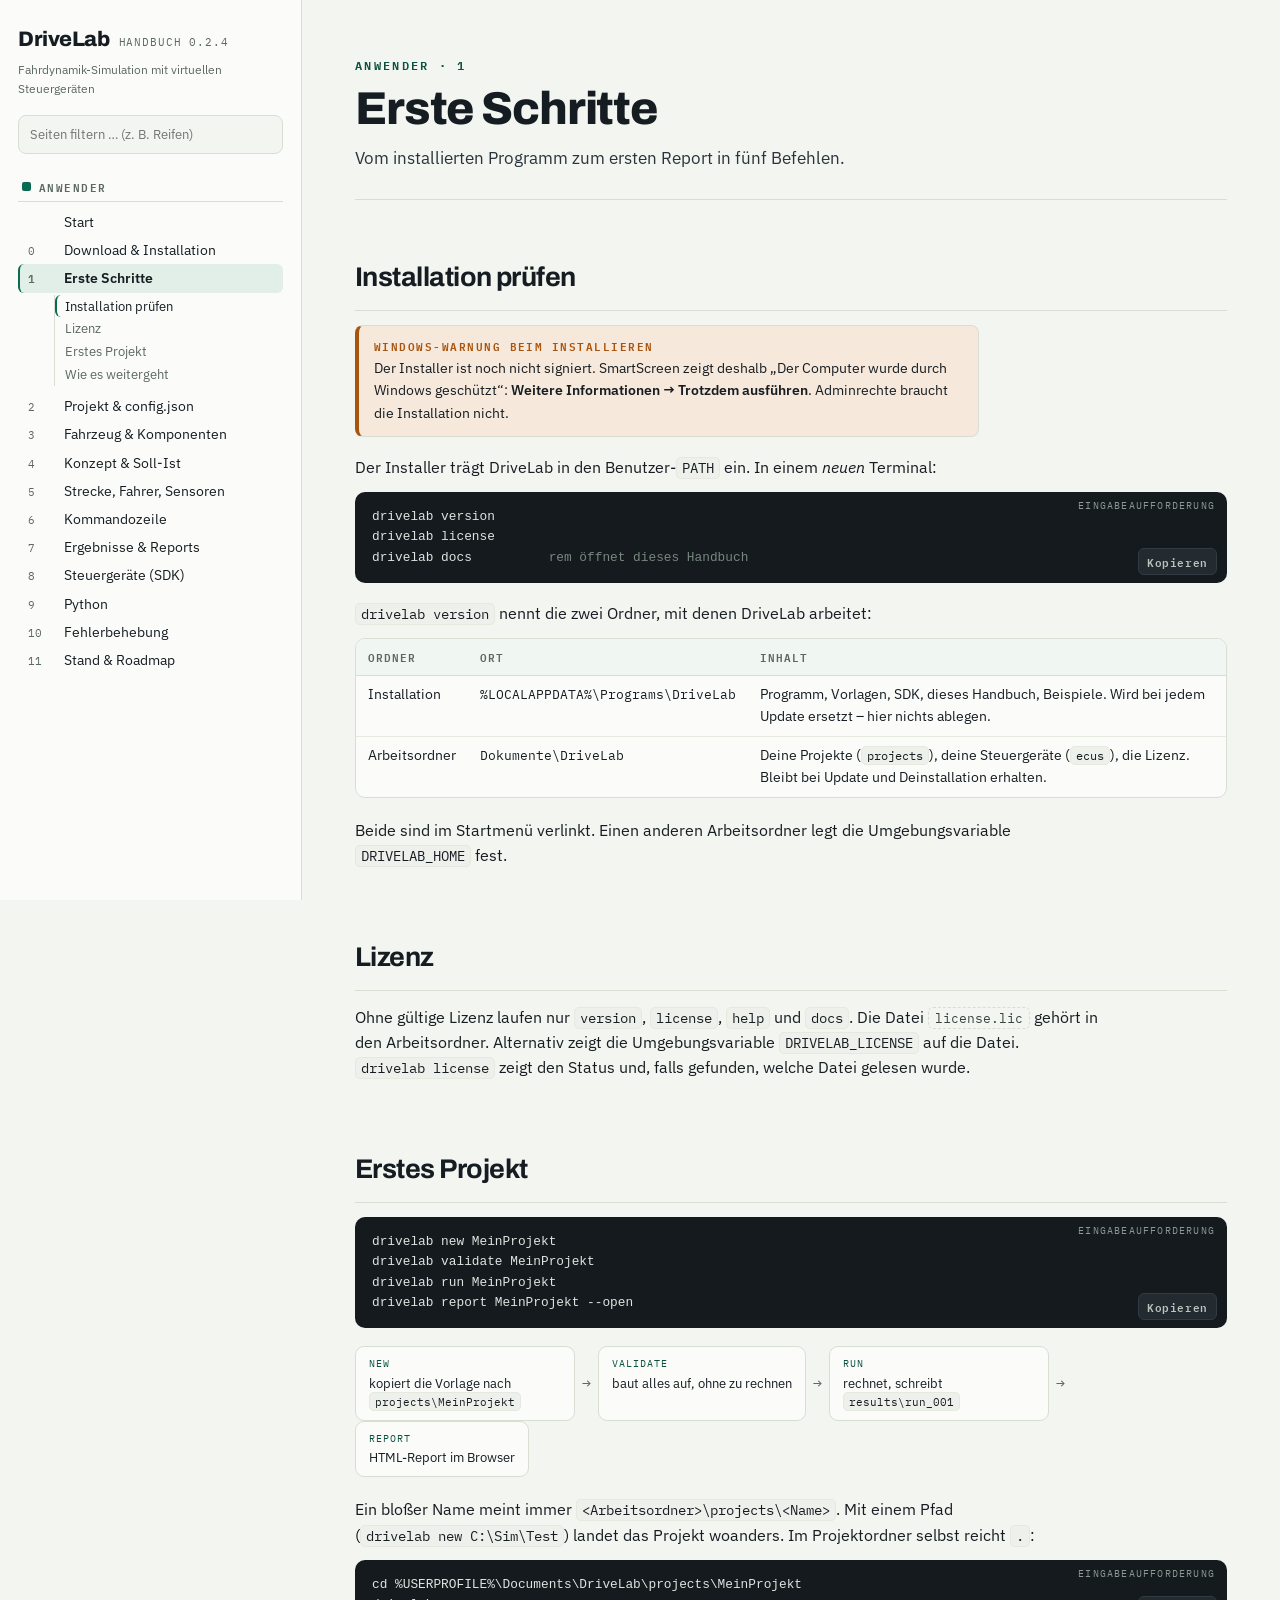
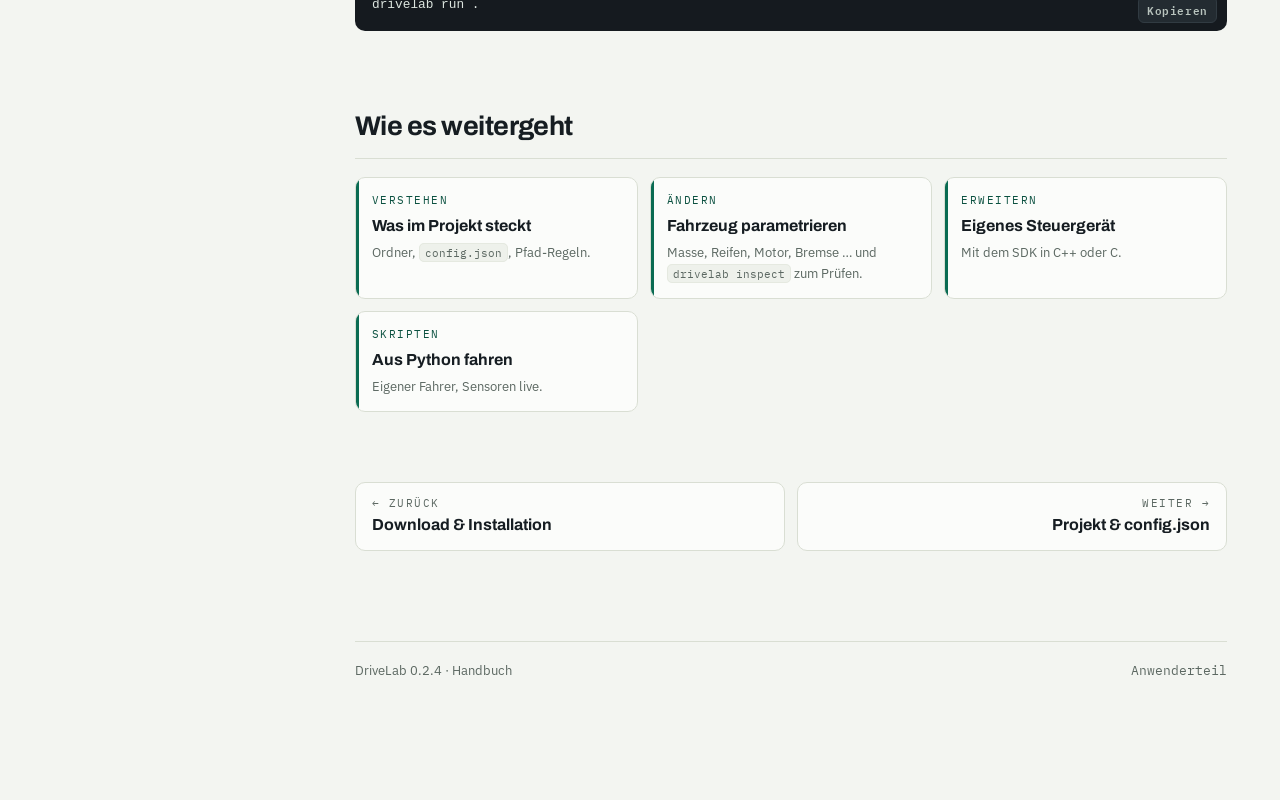
<file: docs/erste-schritte.html>
<!doctype html>
<html lang="de">
<head>
<meta charset="utf-8">
<meta name="viewport" content="width=device-width, initial-scale=1">
<title>Erste Schritte · DriveLab</title>
<link rel="stylesheet" href="assets/style.css">
</head>
<body data-page="erste-schritte.html" data-root="" data-track="user">
<div class="shell">
<aside class="side" id="side"></aside>
<main class="main"><div class="page">

<header class="page-head">
  <span class="k">Anwender · 1</span>
  <h1>Erste Schritte</h1>
  <p class="lede">Vom installierten Programm zum ersten Report in fünf Befehlen.</p>
</header>
<section class="chap" id="installation">
  <div class="chap-head"><h2>Installation prüfen</h2></div>
  <div class="note warn"><span class="t">Windows-Warnung beim Installieren</span>
  Der Installer ist noch nicht signiert. SmartScreen zeigt deshalb „Der Computer wurde durch Windows geschützt“:
  <strong>Weitere Informationen → Trotzdem ausführen</strong>. Adminrechte braucht die Installation nicht.</div>
  <p>Der Installer trägt DriveLab in den Benutzer-<code>PATH</code> ein. In einem <em>neuen</em> Terminal:</p>
  <div class="code"><span class="lbl">Eingabeaufforderung</span><pre>drivelab version
drivelab license
drivelab docs          <span class="c">rem öffnet dieses Handbuch</span></pre></div>
  <p><code>drivelab version</code> nennt die zwei Ordner, mit denen DriveLab arbeitet:</p>
  <div class="tbl-wrap"><table>
    <thead><tr><th>Ordner</th><th>Ort</th><th>Inhalt</th></tr></thead>
    <tbody>
      <tr><td>Installation</td><td class="mono">%LOCALAPPDATA%\Programs\DriveLab</td><td>Programm, Vorlagen, SDK, dieses Handbuch, Beispiele. Wird bei jedem Update ersetzt – hier nichts ablegen.</td></tr>
      <tr><td>Arbeitsordner</td><td class="mono">Dokumente\DriveLab</td><td>Deine Projekte (<code>projects</code>), deine Steuergeräte (<code>ecus</code>), die Lizenz. Bleibt bei Update und Deinstallation erhalten.</td></tr>
    </tbody>
  </table></div>
  <p>Beide sind im Startmenü verlinkt. Einen anderen Arbeitsordner legt die Umgebungsvariable <code>DRIVELAB_HOME</code> fest.</p>
</section>

<section class="chap" id="lizenz">
  <div class="chap-head"><h2>Lizenz</h2></div>
  <p>Ohne gültige Lizenz laufen nur <code>version</code>, <code>license</code>, <code>help</code> und <code>docs</code>.
  Die Datei <span class="file">license.lic</span> gehört in den Arbeitsordner. Alternativ zeigt die
  Umgebungsvariable <code>DRIVELAB_LICENSE</code> auf die Datei. <code>drivelab license</code> zeigt den Status
  und, falls gefunden, welche Datei gelesen wurde.</p>
</section>

<section class="chap" id="projekt">
  <div class="chap-head"><h2>Erstes Projekt</h2></div>
  <div class="code"><span class="lbl">Eingabeaufforderung</span><pre>drivelab new MeinProjekt
drivelab validate MeinProjekt
drivelab run MeinProjekt
drivelab report MeinProjekt --open</pre></div>
  <div class="pipe">
    <div class="step"><span class="k">new</span><span class="v">kopiert die Vorlage nach <code>projects\MeinProjekt</code></span></div>
    <div class="arr">→</div>
    <div class="step"><span class="k">validate</span><span class="v">baut alles auf, ohne zu rechnen</span></div>
    <div class="arr">→</div>
    <div class="step"><span class="k">run</span><span class="v">rechnet, schreibt <code>results\run_001</code></span></div>
    <div class="arr">→</div>
    <div class="step"><span class="k">report</span><span class="v">HTML-Report im Browser</span></div>
  </div>
  <p>Ein bloßer Name meint immer <code>&lt;Arbeitsordner&gt;\projects\&lt;Name&gt;</code>. Mit einem Pfad
  (<code>drivelab new C:\Sim\Test</code>) landet das Projekt woanders. Im Projektordner selbst reicht <code>.</code>:</p>
  <div class="code"><span class="lbl">Eingabeaufforderung</span><pre>cd %USERPROFILE%\Documents\DriveLab\projects\MeinProjekt
drivelab run .</pre></div>
</section>

<section class="chap" id="weiter">
  <div class="chap-head"><h2>Wie es weitergeht</h2></div>
  <div class="tiles">
    <a class="tile" href="projekt.html"><span class="k">Verstehen</span><h4>Was im Projekt steckt</h4><p>Ordner, <code>config.json</code>, Pfad-Regeln.</p></a>
    <a class="tile" href="fahrzeug.html"><span class="k">Ändern</span><h4>Fahrzeug parametrieren</h4><p>Masse, Reifen, Motor, Bremse … und <code>drivelab inspect</code> zum Prüfen.</p></a>
    <a class="tile" href="steuergeraete.html"><span class="k">Erweitern</span><h4>Eigenes Steuergerät</h4><p>Mit dem SDK in C++ oder C.</p></a>
    <a class="tile" href="python.html"><span class="k">Skripten</span><h4>Aus Python fahren</h4><p>Eigener Fahrer, Sensoren live.</p></a>
  </div>
</section>

</div></main>
</div>
<script src="assets/site.js"></script>
</body>
</html>
</file>
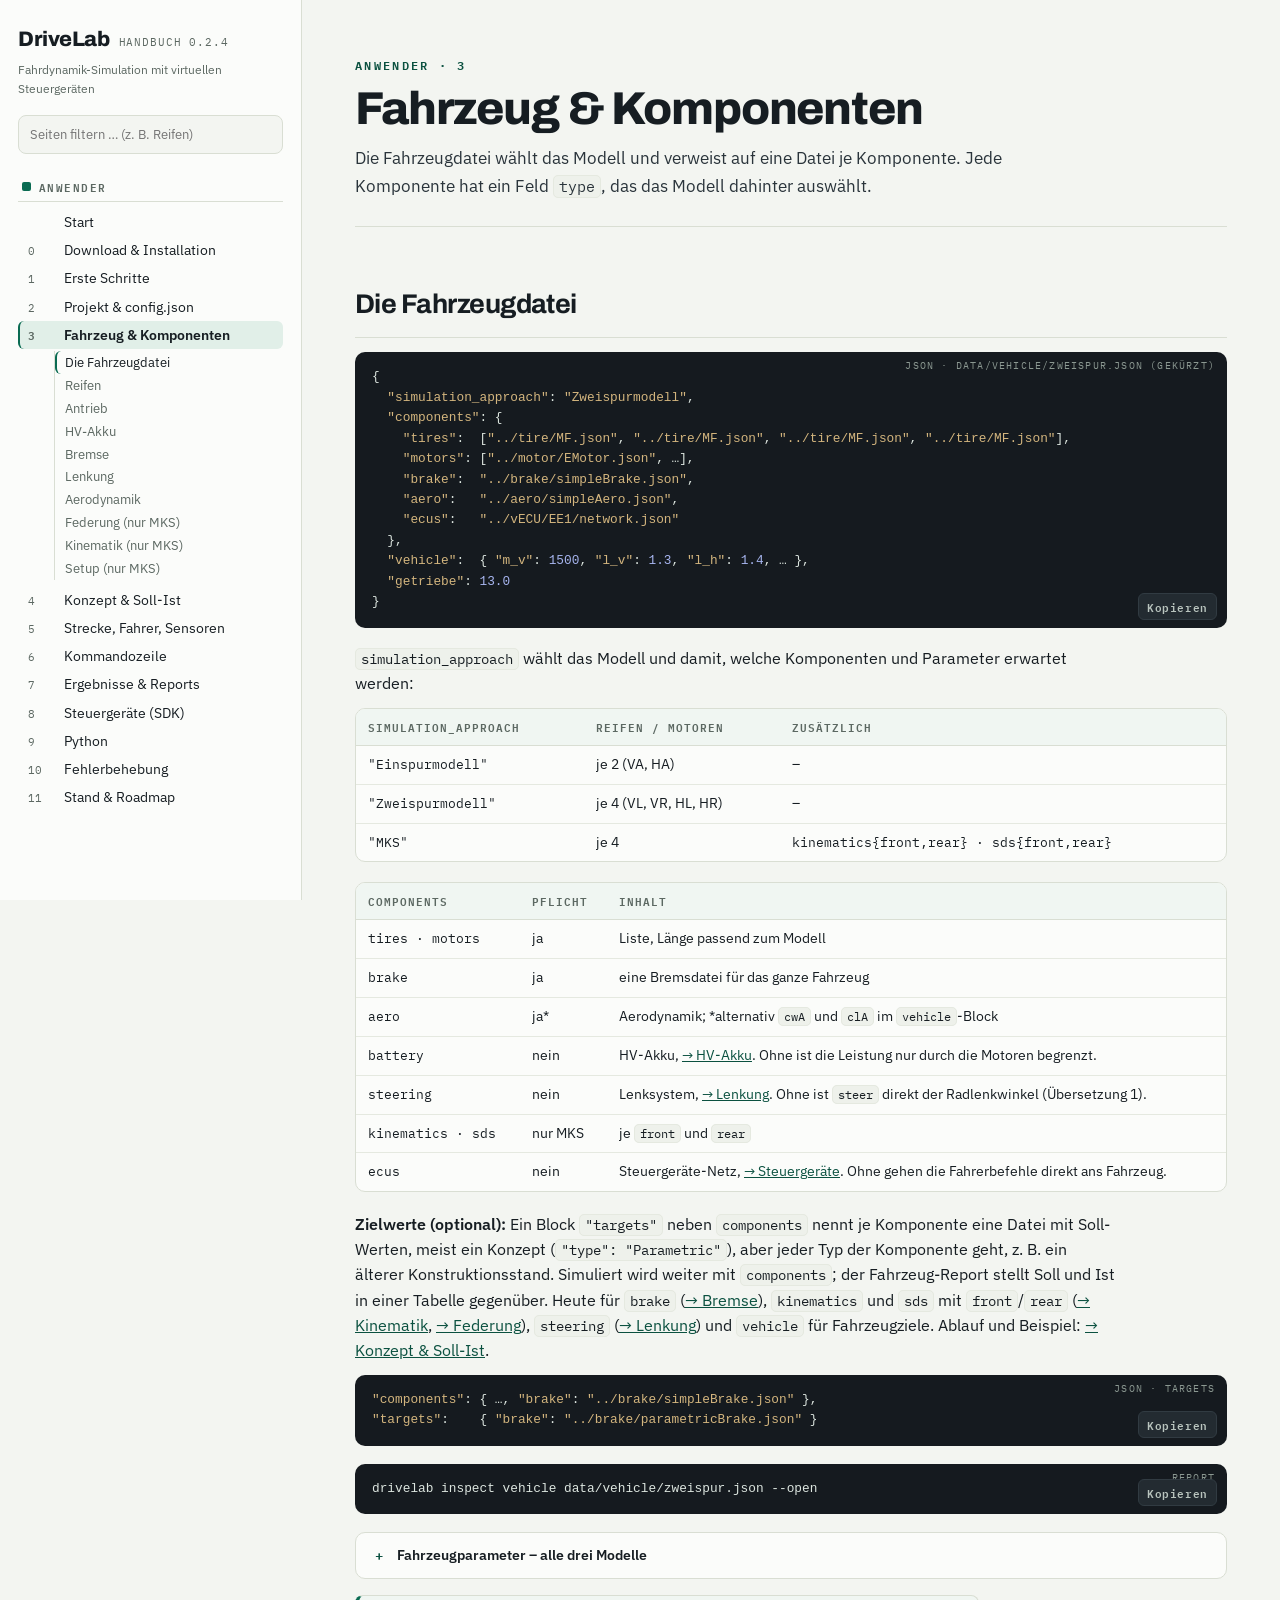
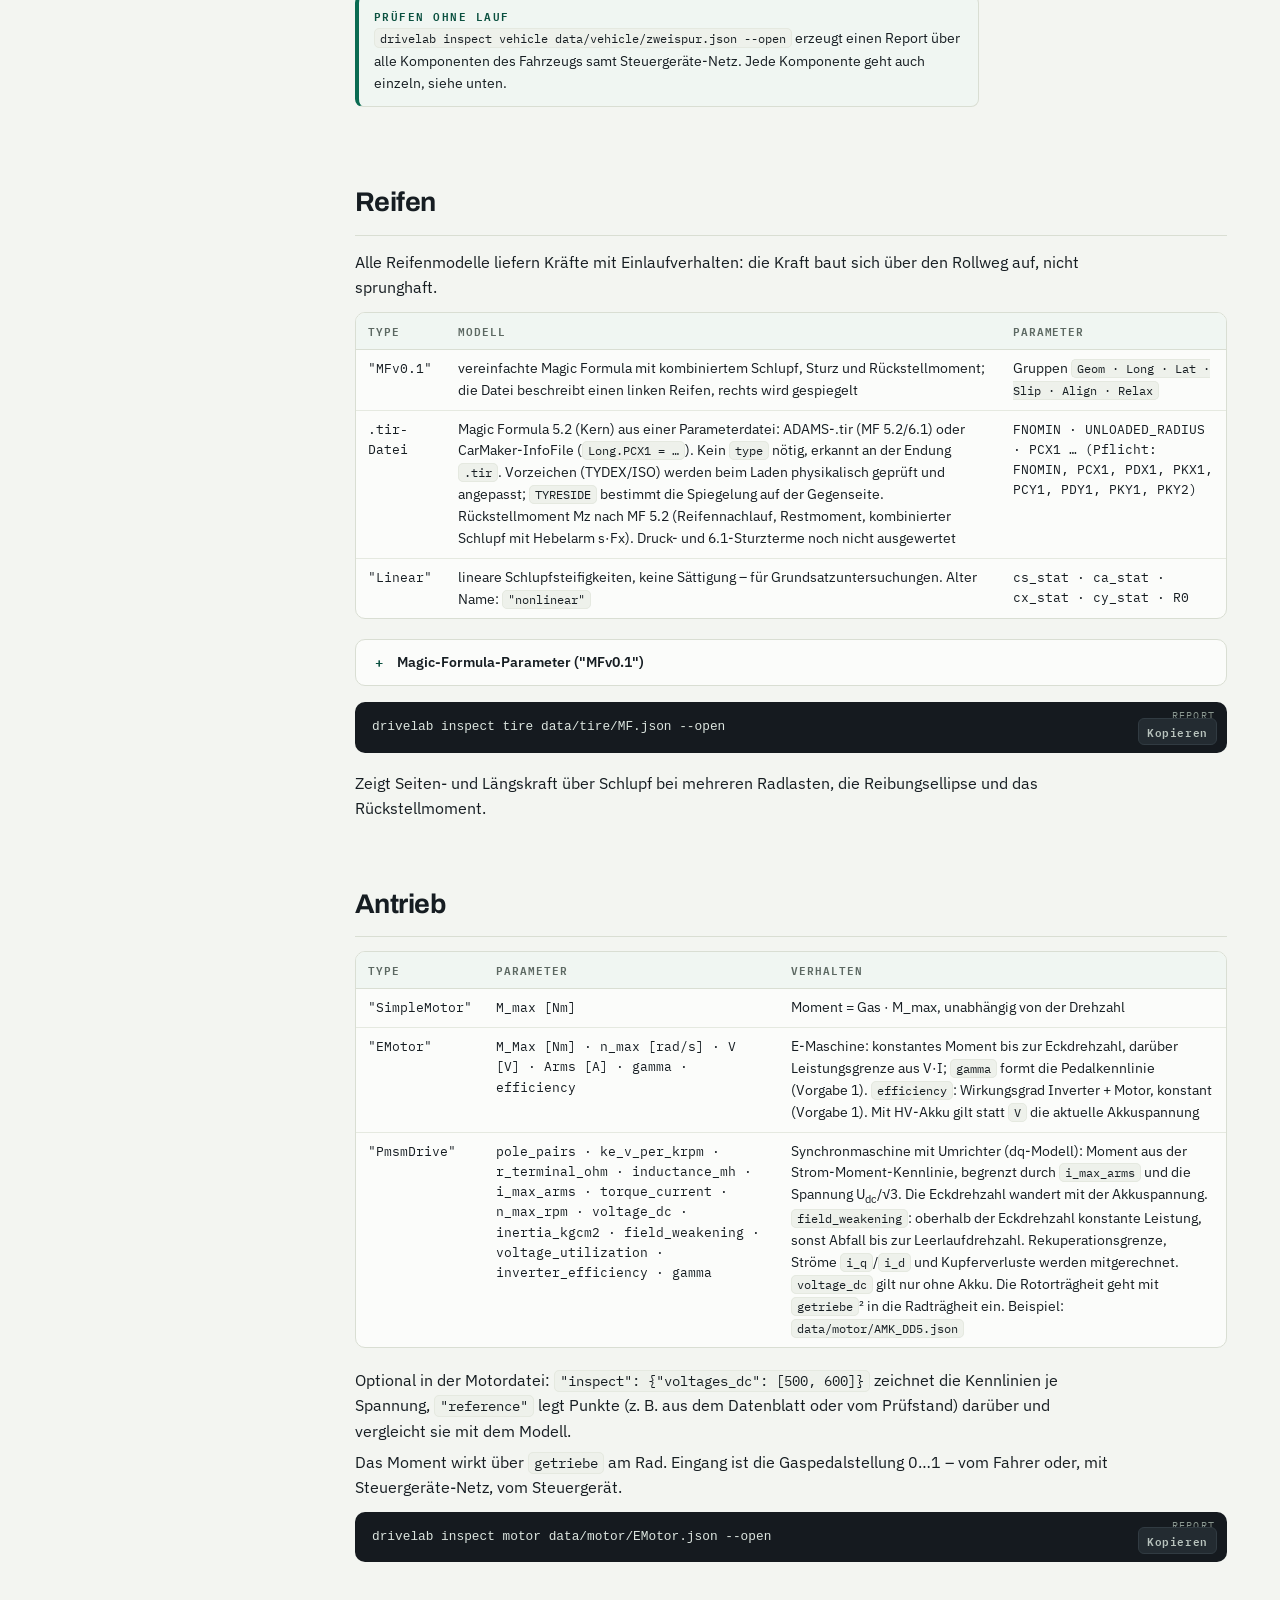
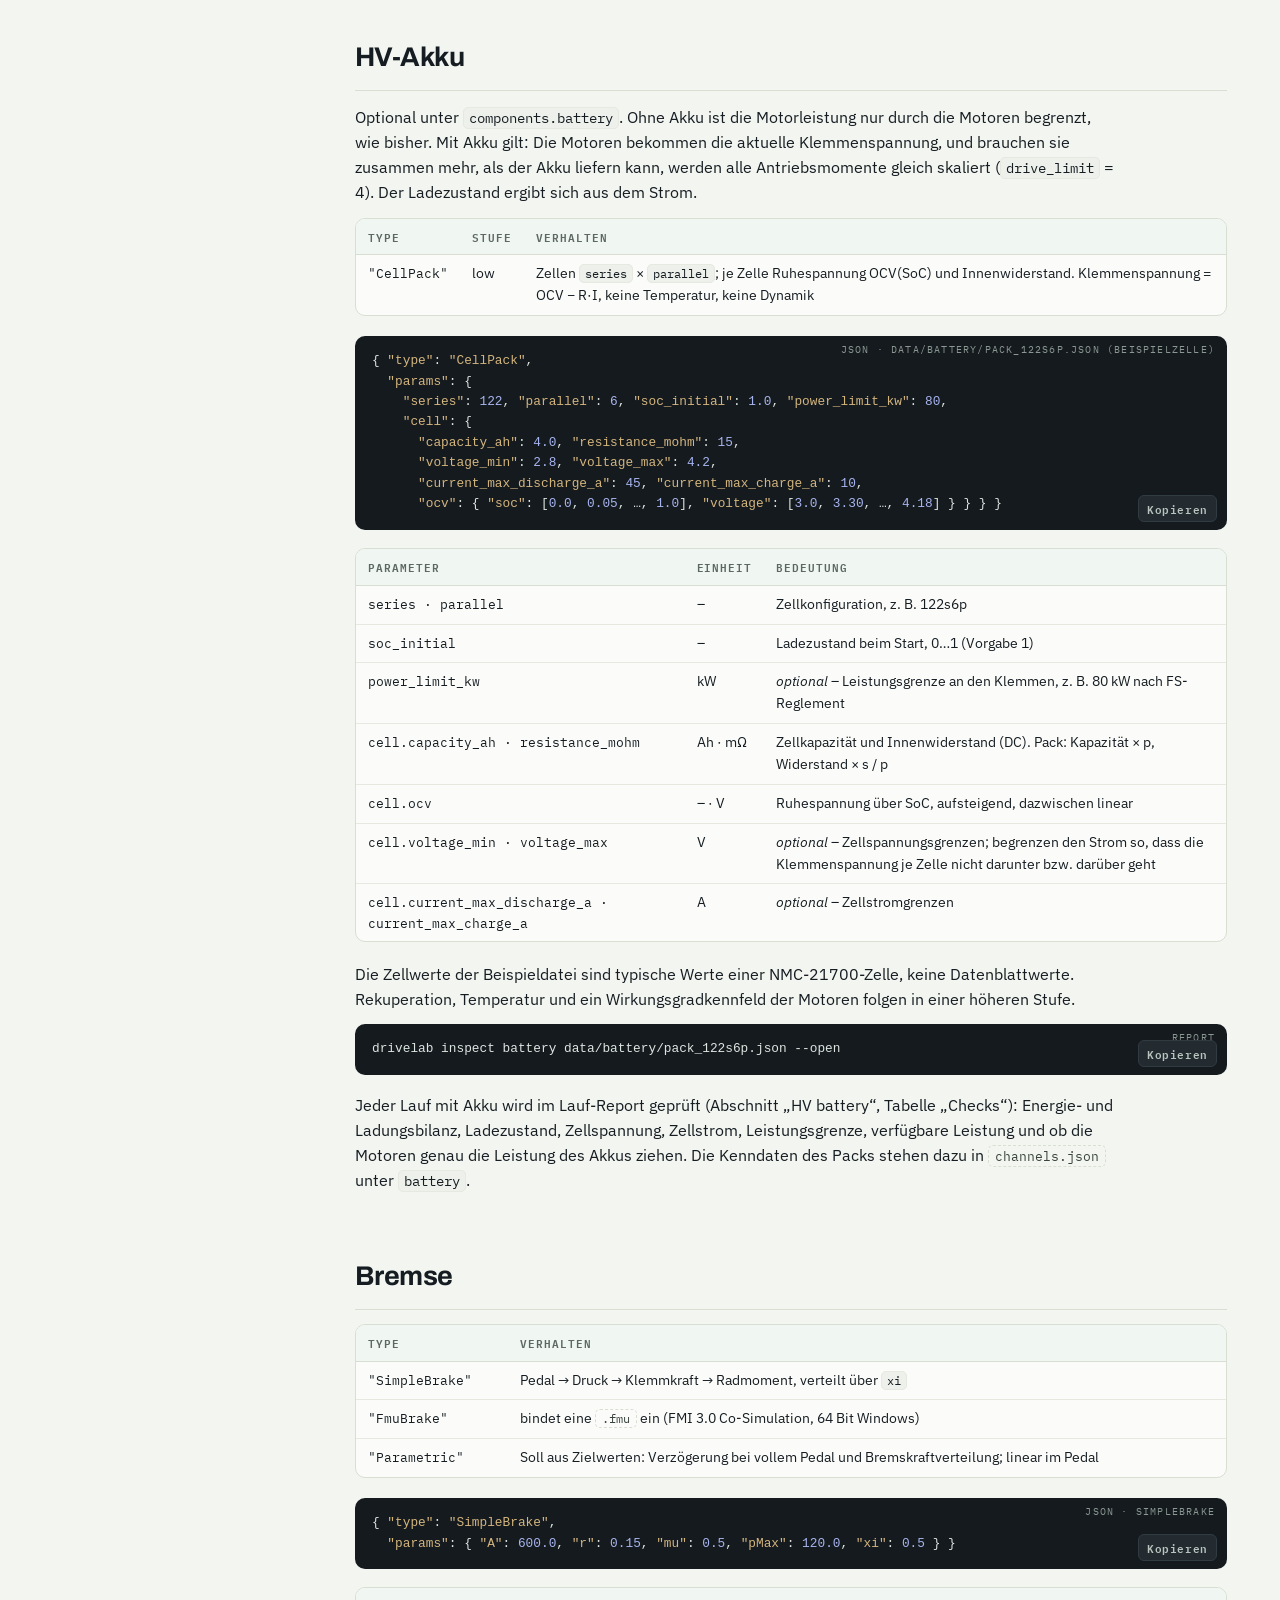
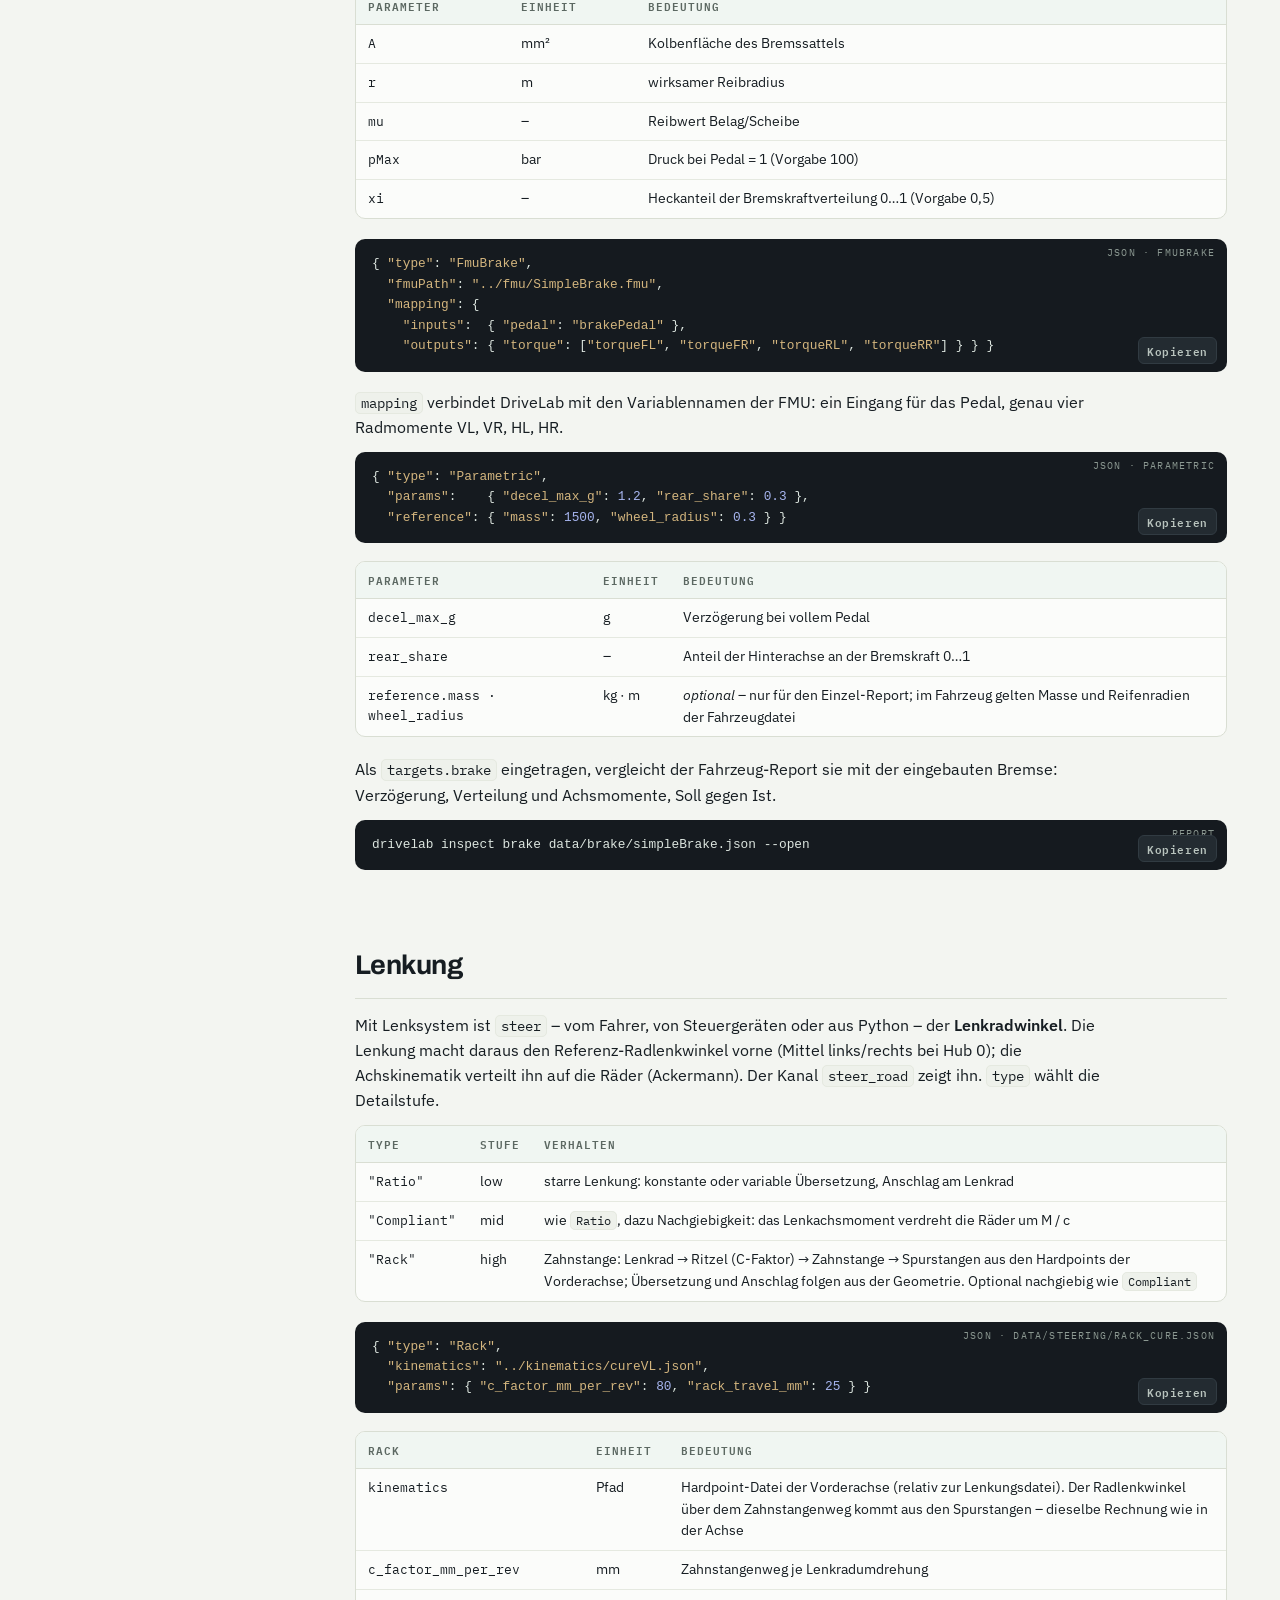
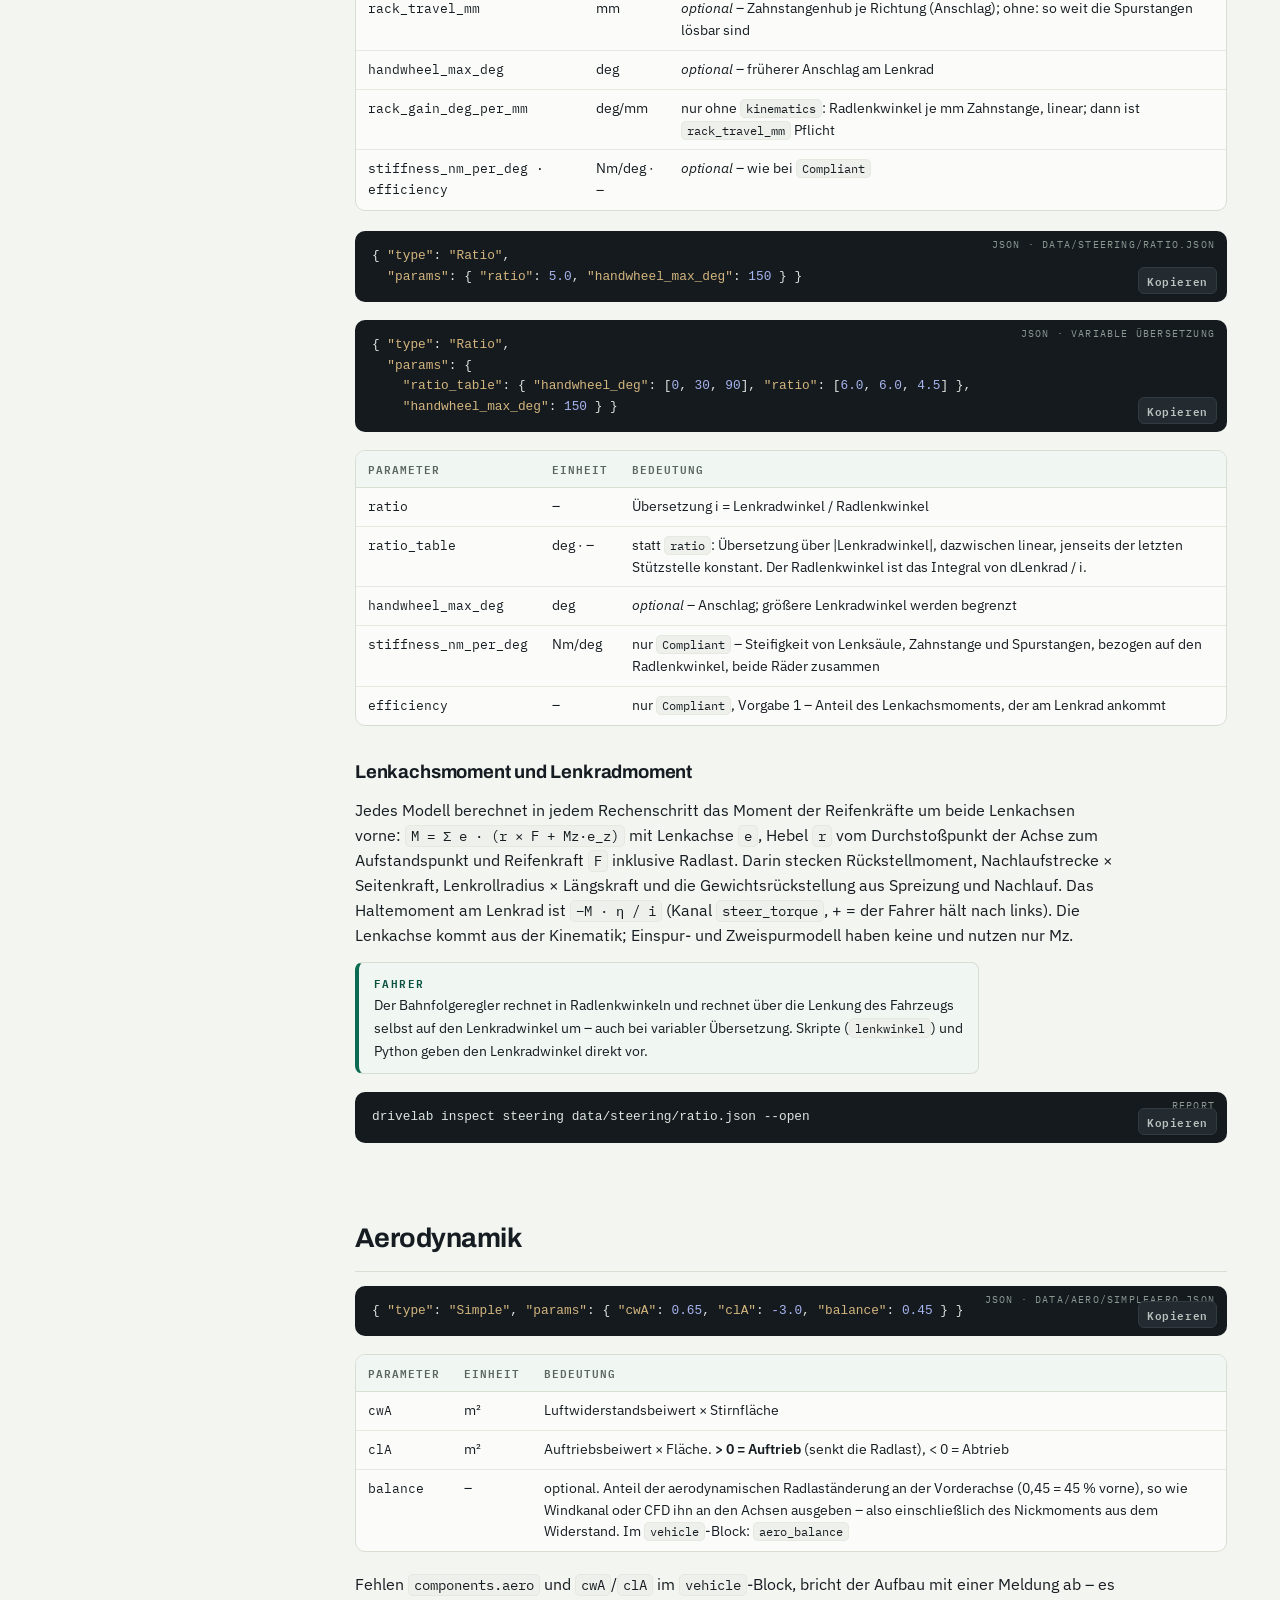
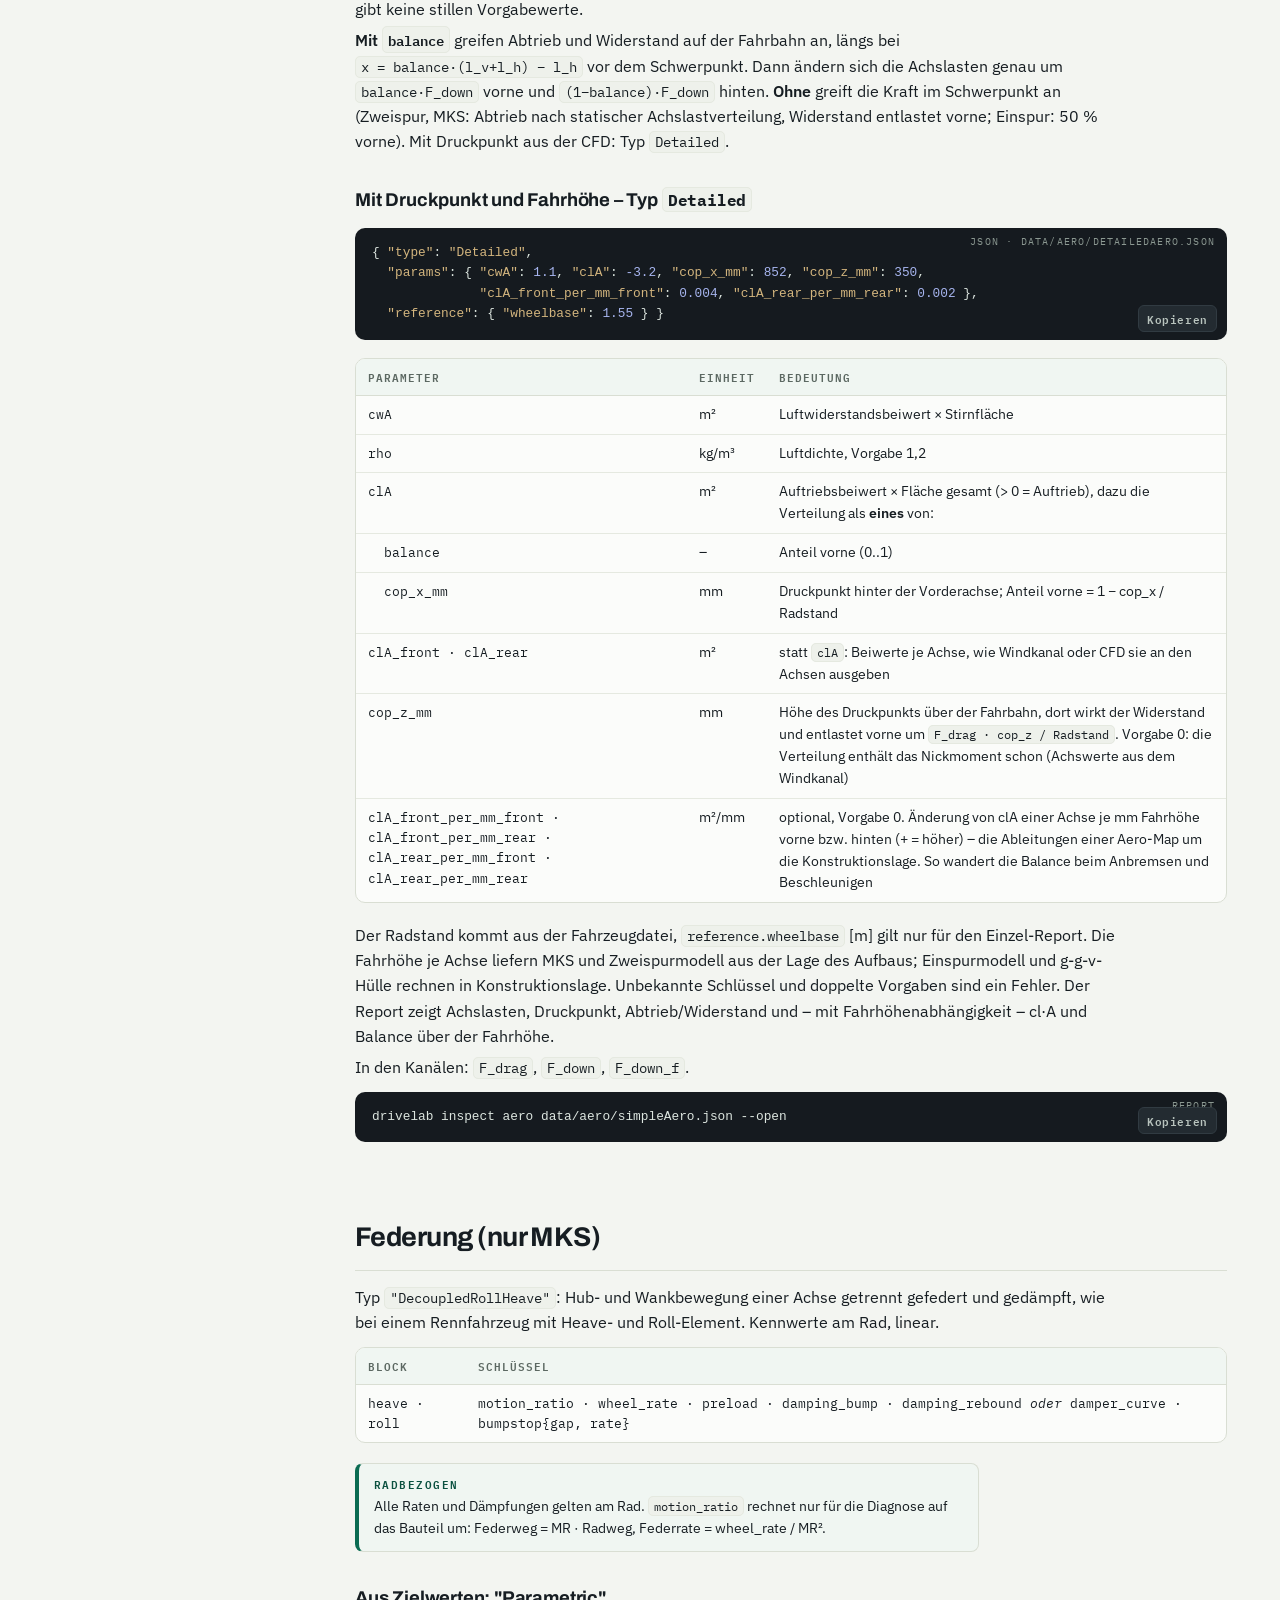
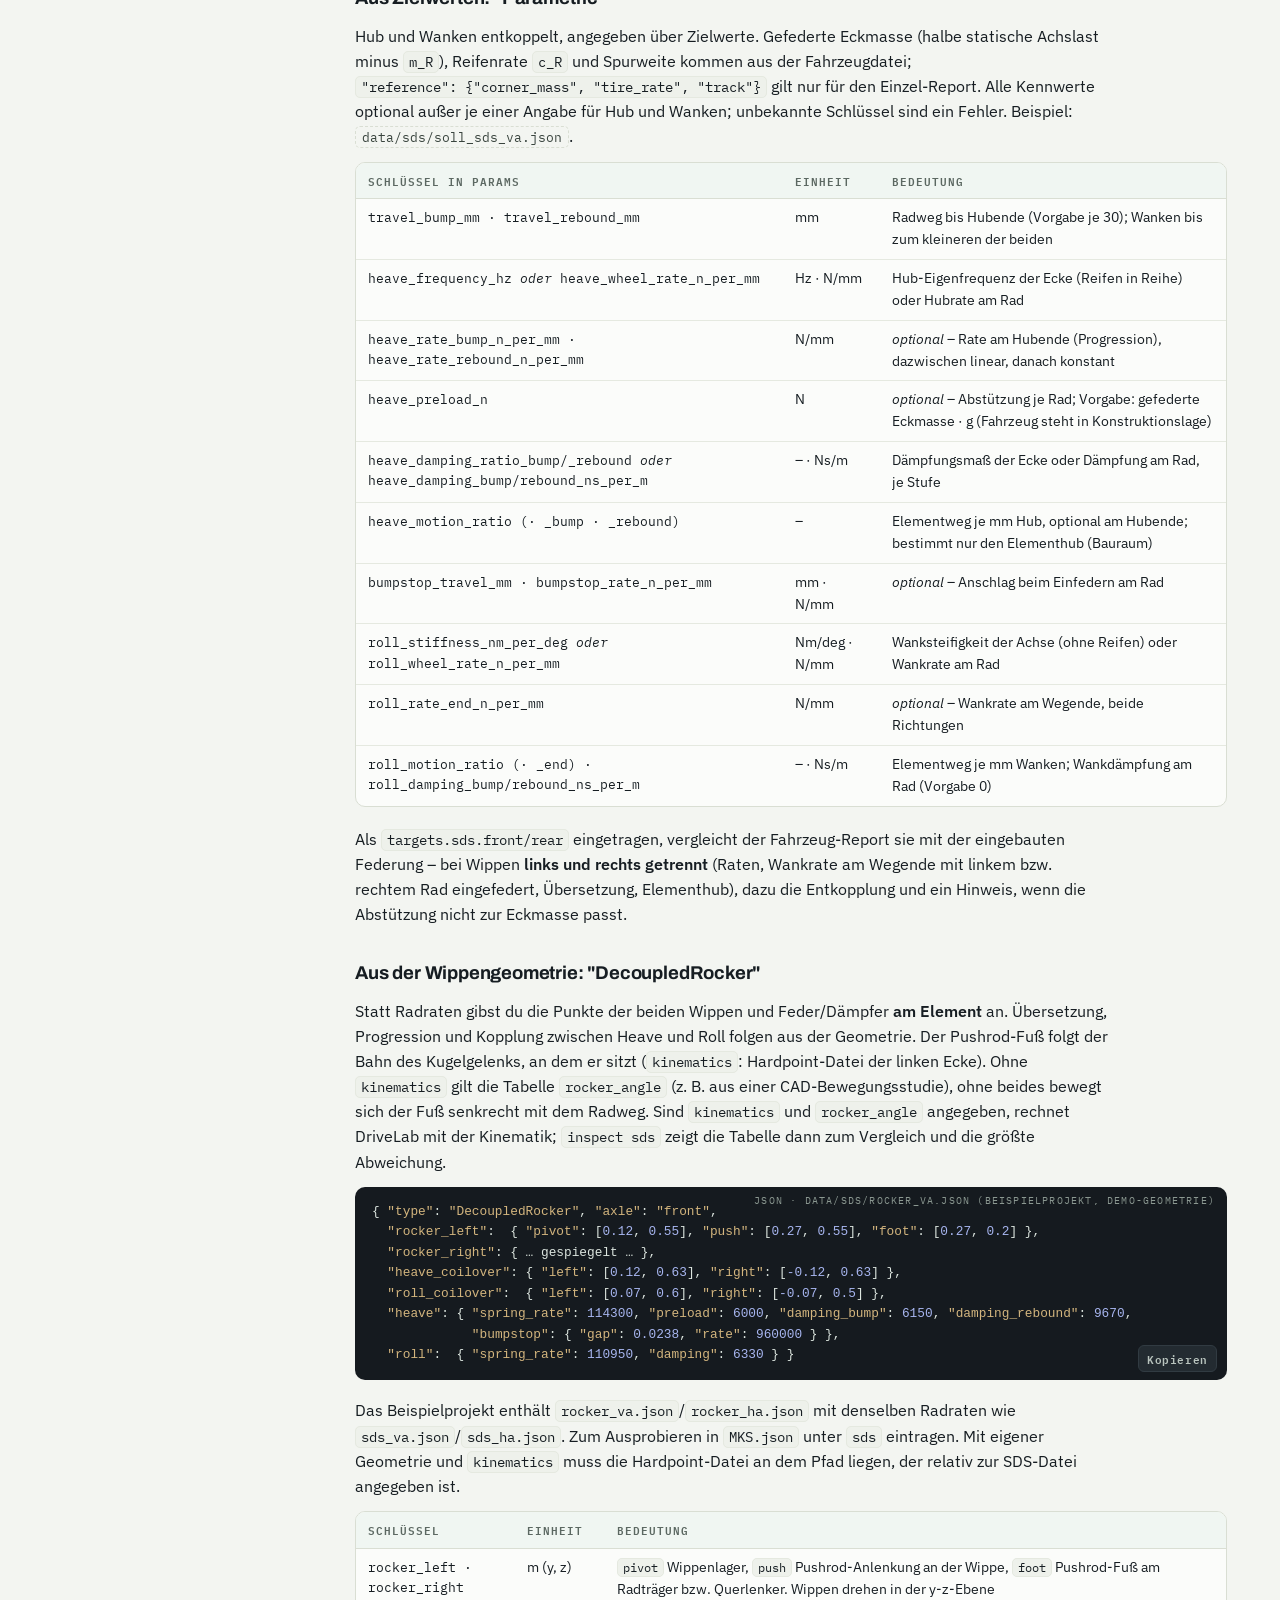
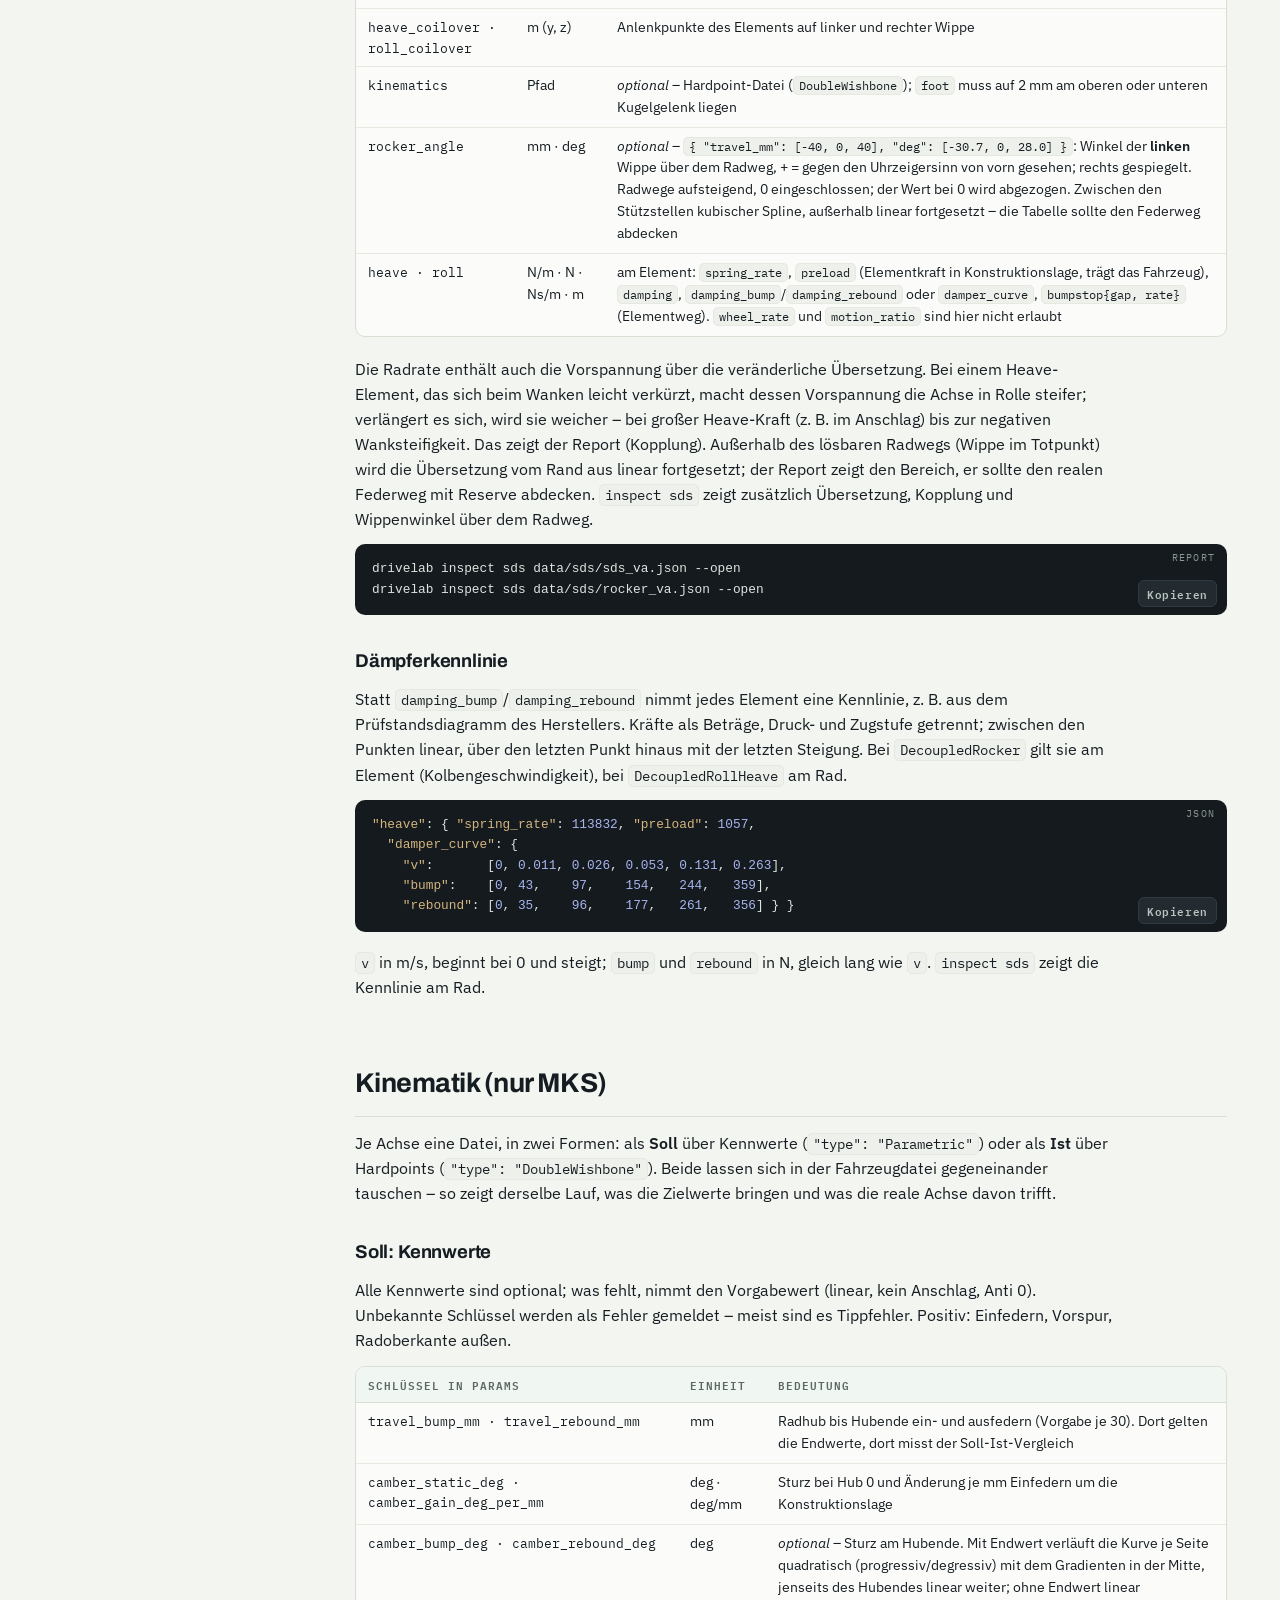
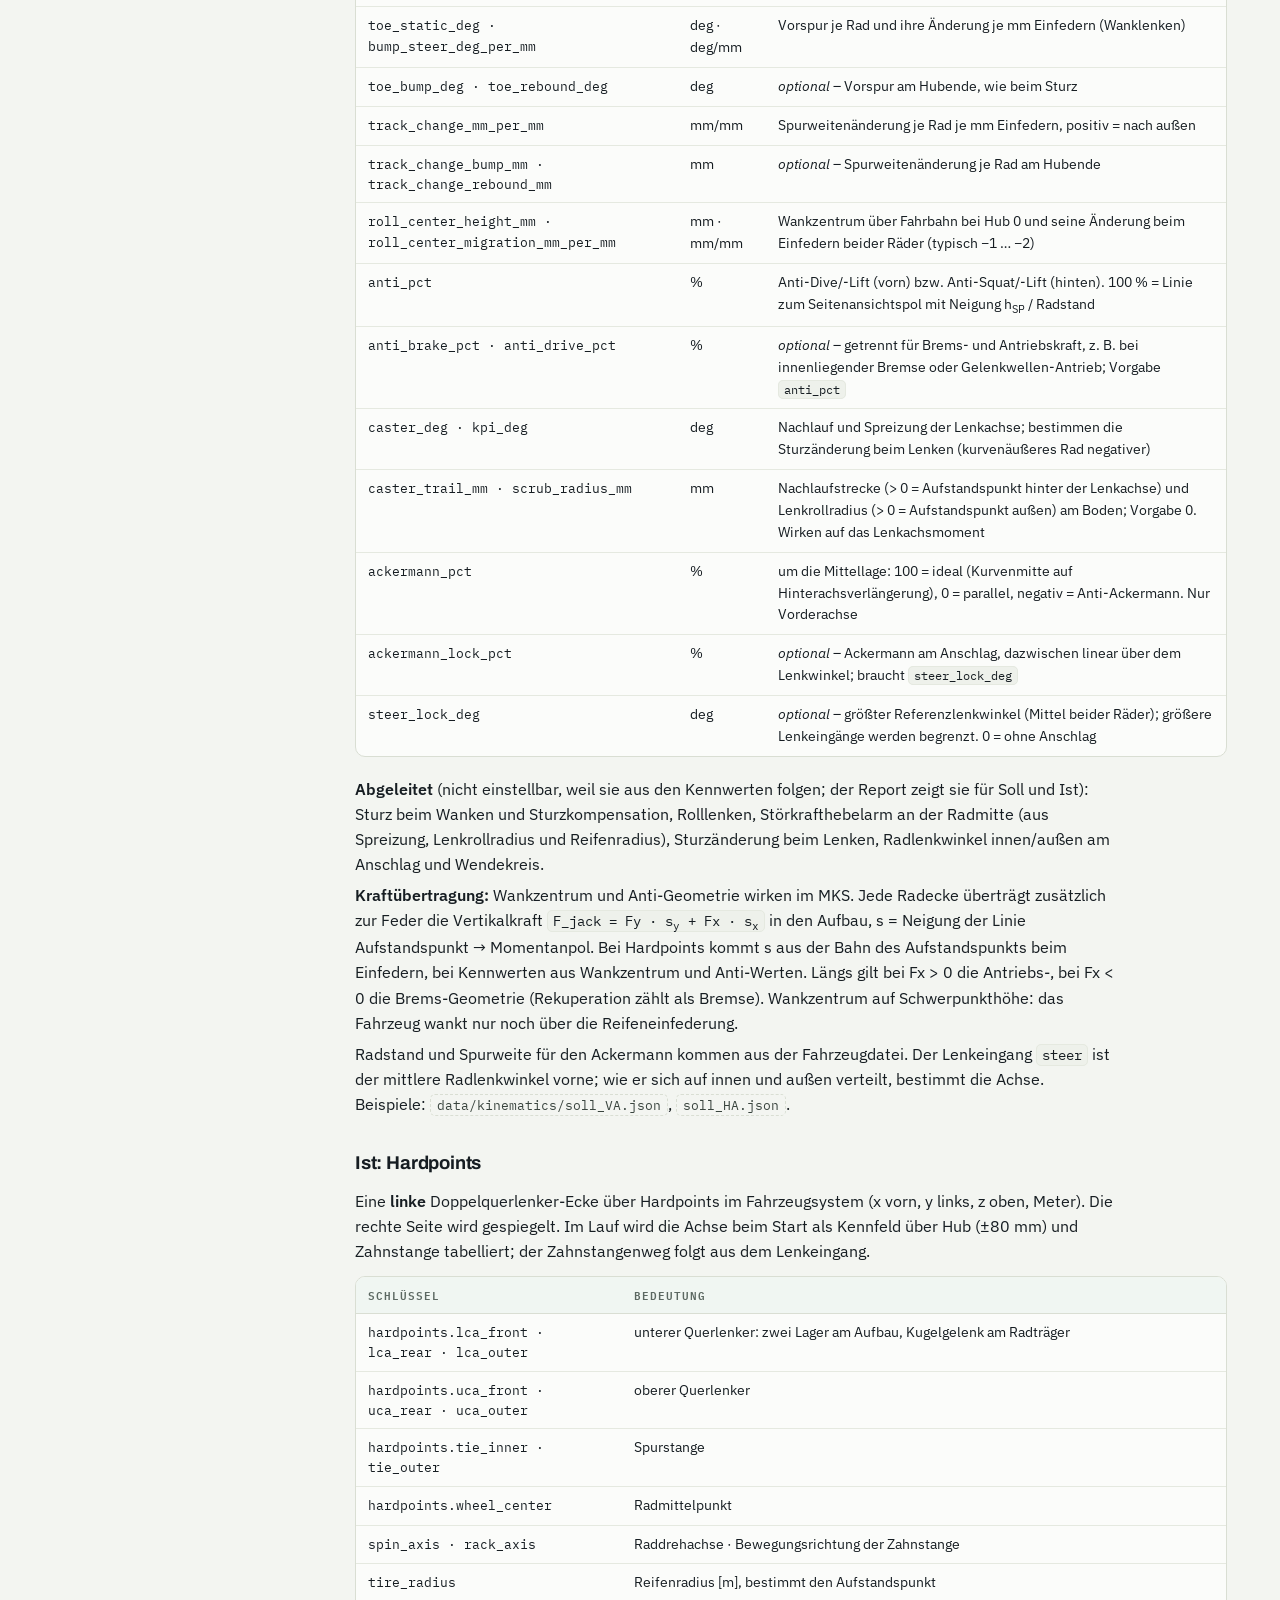
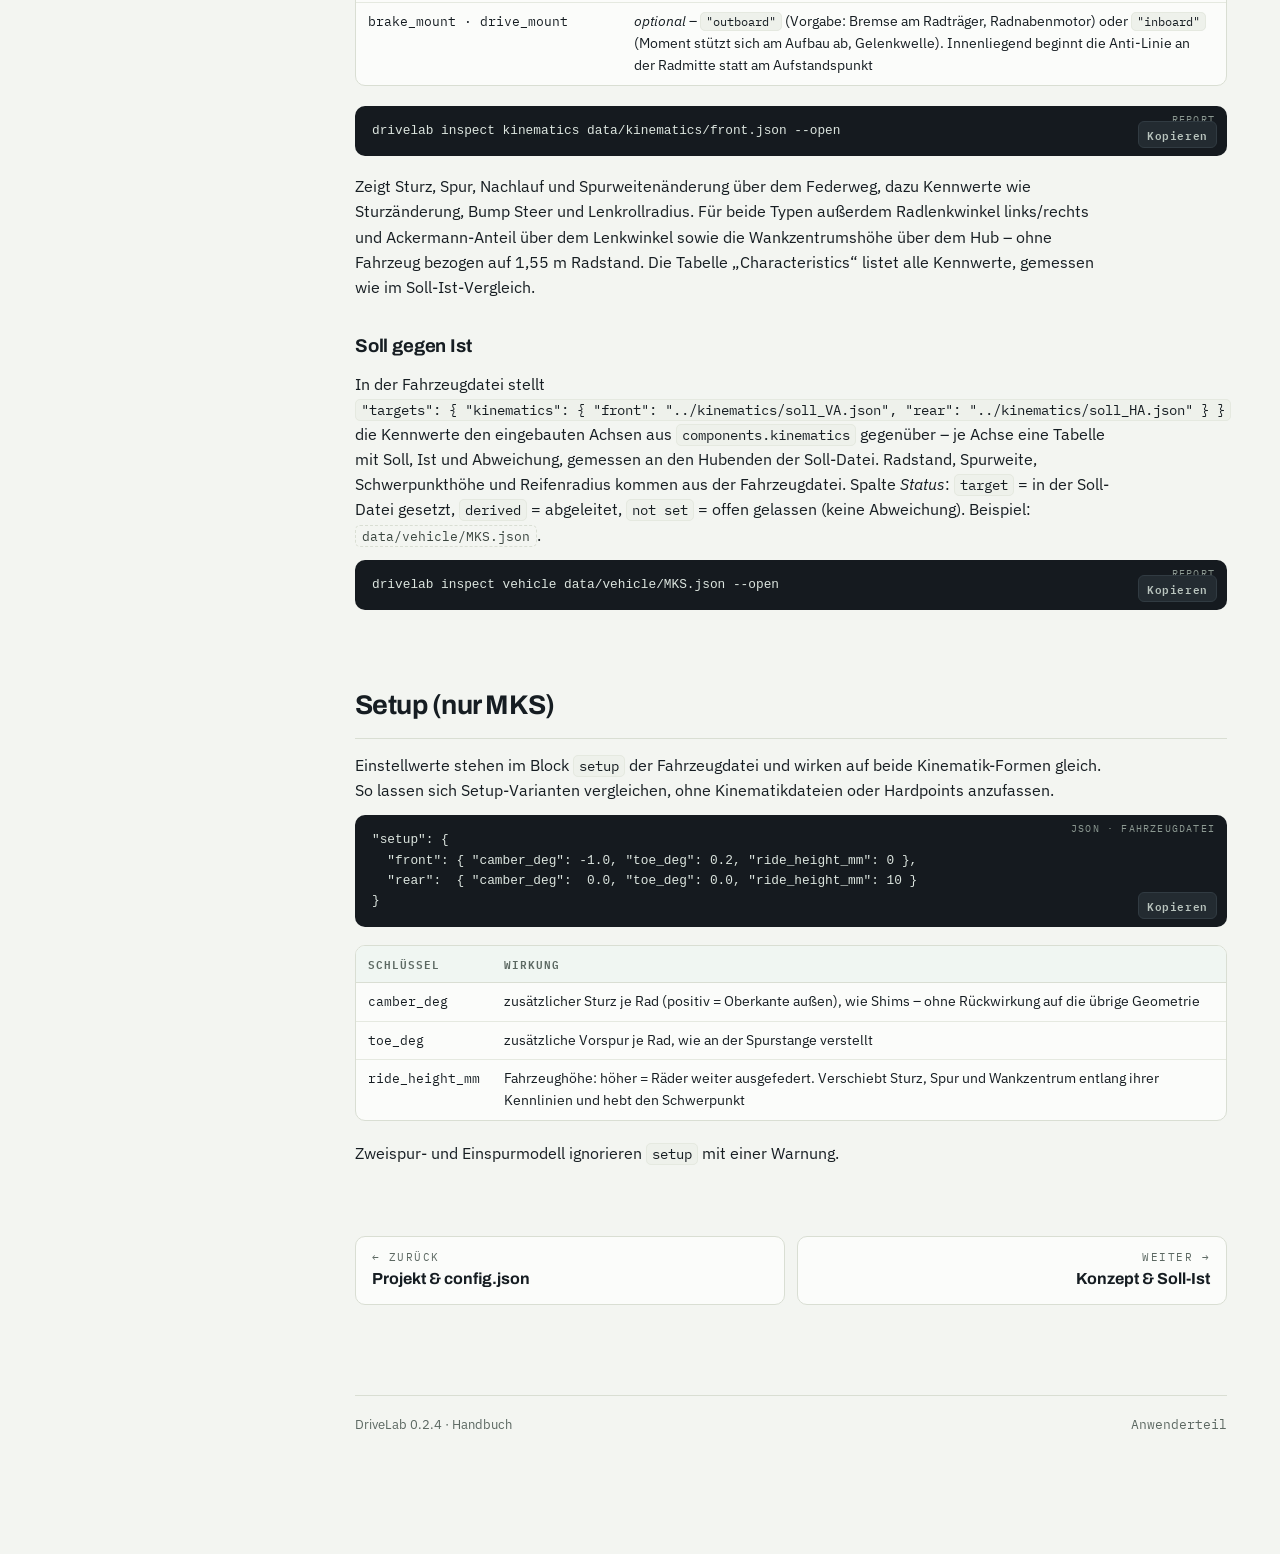
<file: docs/fahrzeug.html>
<!doctype html>
<html lang="de">
<head>
<meta charset="utf-8">
<meta name="viewport" content="width=device-width, initial-scale=1">
<title>Fahrzeug & Komponenten · DriveLab</title>
<link rel="stylesheet" href="assets/style.css">
</head>
<body data-page="fahrzeug.html" data-root="" data-track="user">
<div class="shell">
<aside class="side" id="side"></aside>
<main class="main"><div class="page">

<header class="page-head">
  <span class="k">Anwender · 3</span>
  <h1>Fahrzeug & Komponenten</h1>
  <p class="lede">Die Fahrzeugdatei wählt das Modell und verweist auf eine Datei je Komponente. Jede Komponente hat ein Feld <code>type</code>, das das Modell dahinter auswählt.</p>
</header>
<section class="chap" id="fahrzeug">
  <div class="chap-head"><h2>Die Fahrzeugdatei</h2></div>
  <div class="code"><span class="lbl">JSON · data/vehicle/zweispur.json (gekürzt)</span><pre>{
  <span class="s">"simulation_approach"</span>: <span class="s">"Zweispurmodell"</span>,
  <span class="s">"components"</span>: {
    <span class="s">"tires"</span>:  [<span class="s">"../tire/MF.json"</span>, <span class="s">"../tire/MF.json"</span>, <span class="s">"../tire/MF.json"</span>, <span class="s">"../tire/MF.json"</span>],
    <span class="s">"motors"</span>: [<span class="s">"../motor/EMotor.json"</span>, …],
    <span class="s">"brake"</span>:  <span class="s">"../brake/simpleBrake.json"</span>,
    <span class="s">"aero"</span>:   <span class="s">"../aero/simpleAero.json"</span>,
    <span class="s">"ecus"</span>:   <span class="s">"../vECU/EE1/network.json"</span>
  },
  <span class="s">"vehicle"</span>:  { <span class="s">"m_v"</span>: <span class="n">1500</span>, <span class="s">"l_v"</span>: <span class="n">1.3</span>, <span class="s">"l_h"</span>: <span class="n">1.4</span>, … },
  <span class="s">"getriebe"</span>: <span class="n">13.0</span>
}</pre></div>
  <p><code>simulation_approach</code> wählt das Modell und damit, welche Komponenten und Parameter erwartet werden:</p>
  <div class="tbl-wrap"><table>
    <thead><tr><th>simulation_approach</th><th>Reifen / Motoren</th><th>zusätzlich</th></tr></thead>
    <tbody>
      <tr><td class="mono">"Einspurmodell"</td><td>je 2 (VA, HA)</td><td>–</td></tr>
      <tr><td class="mono">"Zweispurmodell"</td><td>je 4 (VL, VR, HL, HR)</td><td>–</td></tr>
      <tr><td class="mono">"MKS"</td><td>je 4</td><td class="mono">kinematics{front,rear} · sds{front,rear}</td></tr>
    </tbody>
  </table></div>
  <div class="tbl-wrap"><table>
    <thead><tr><th>components</th><th>Pflicht</th><th>Inhalt</th></tr></thead>
    <tbody>
      <tr><td class="mono">tires · motors</td><td>ja</td><td>Liste, Länge passend zum Modell</td></tr>
      <tr><td class="mono">brake</td><td>ja</td><td>eine Bremsdatei für das ganze Fahrzeug</td></tr>
      <tr><td class="mono">aero</td><td>ja*</td><td>Aerodynamik; *alternativ <code>cwA</code> und <code>clA</code> im <code>vehicle</code>-Block</td></tr>
      <tr><td class="mono">battery</td><td>nein</td><td>HV-Akku, <a href="#akku">→ HV-Akku</a>. Ohne ist die Leistung nur durch die Motoren begrenzt.</td></tr>
      <tr><td class="mono">steering</td><td>nein</td><td>Lenksystem, <a href="#lenkung">→ Lenkung</a>. Ohne ist <code>steer</code> direkt der Radlenkwinkel (Übersetzung 1).</td></tr>
      <tr><td class="mono">kinematics · sds</td><td>nur MKS</td><td>je <code>front</code> und <code>rear</code></td></tr>
      <tr><td class="mono">ecus</td><td>nein</td><td>Steuergeräte-Netz, <a href="steuergeraete.html">→ Steuergeräte</a>. Ohne gehen die Fahrerbefehle direkt ans Fahrzeug.</td></tr>
    </tbody>
  </table></div>
  <p class="tight"><strong>Zielwerte (optional):</strong> Ein Block <code>"targets"</code> neben <code>components</code> nennt je Komponente eine Datei mit Soll-Werten,
  meist ein Konzept (<code>"type": "Parametric"</code>), aber jeder Typ der Komponente geht, z. B. ein älterer Konstruktionsstand. Simuliert wird weiter mit <code>components</code>; der Fahrzeug-Report stellt Soll und Ist in einer Tabelle gegenüber.
  Heute für <code>brake</code> (<a href="#bremse">→ Bremse</a>), <code>kinematics</code> und <code>sds</code> mit <code>front</code>/<code>rear</code> (<a href="#kinematik">→ Kinematik</a>, <a href="#federung">→ Federung</a>),
  <code>steering</code> (<a href="#lenkung">→ Lenkung</a>) und <code>vehicle</code> für Fahrzeugziele. Ablauf und Beispiel: <a href="konzept.html">→ Konzept &amp; Soll-Ist</a>.</p>
  <div class="code"><span class="lbl">JSON · targets</span><pre><span class="s">"components"</span>: { …, <span class="s">"brake"</span>: <span class="s">"../brake/simpleBrake.json"</span> },
<span class="s">"targets"</span>:    { <span class="s">"brake"</span>: <span class="s">"../brake/parametricBrake.json"</span> }</pre></div>
  <div class="code"><span class="lbl">Report</span><pre>drivelab inspect vehicle data/vehicle/zweispur.json --open</pre></div>

  <details class="fold"><summary>Fahrzeugparameter – alle drei Modelle</summary><div class="fold-body">
  <div class="tbl-wrap"><table>
    <thead><tr><th>Parameter</th><th>Einheit</th><th>Einspur</th><th>Zweispur</th><th>MKS</th><th>Bedeutung</th></tr></thead>
    <tbody>
      <tr><td class="mono">m / m_v</td><td>kg</td><td>m</td><td>m_v</td><td>m_v</td><td>Gesamtmasse <em>inklusive</em> Räder</td></tr>
      <tr><td class="mono">l_v · l_h</td><td>m</td><td>●</td><td>●</td><td>●</td><td>Schwerpunktabstand zur Vorder-/Hinterachse</td></tr>
      <tr><td class="mono">sw_v · sw_h</td><td>m</td><td>–</td><td>●</td><td>●</td><td>Spurweite vorn/hinten</td></tr>
      <tr><td class="mono">h_cg</td><td>m</td><td>●*</td><td>●</td><td>●</td><td>Schwerpunkthöhe; *Einspur: für die Längs-Lastverlagerung, fehlt sie, gilt 0,5 m mit Warnung</td></tr>
      <tr><td class="mono">theta_xx · theta_yy · theta_zz</td><td>kg·m²</td><td>nur zz</td><td>●</td><td>●</td><td>Trägheiten um Wank-, Nick-, Gierachse</td></tr>
      <tr><td class="mono">theta_v · theta_h</td><td>kg·m²</td><td>●</td><td>●</td><td>●</td><td>Raddrehträgheit je Rad</td></tr>
      <tr><td class="mono">m_R_v · m_R_h</td><td>kg</td><td>–</td><td>●</td><td>●</td><td>ungefederte Masse je Rad – Teil von <code>m_v</code>, nicht zusätzlich</td></tr>
      <tr><td class="mono">c_A_v · c_A_h · d_A_v · d_A_h</td><td>N/m · Ns/m</td><td>–</td><td>●</td><td>–</td><td>Aufbaufeder/-dämpfer je Rad (im MKS aus den SDS-Dateien)</td></tr>
      <tr><td class="mono">c_R_v · c_R_h</td><td>N/m</td><td>–</td><td>●</td><td>●</td><td>Reifen-Vertikalsteifigkeit</td></tr>
      <tr><td class="mono">rack_per_steer</td><td>m/rad</td><td>–</td><td>–</td><td>optional</td><td>Zahnstangenweg je Lenkwinkel; 0 = Lenkwinkel direkt am Rad</td></tr>
      <tr><td class="mono">getriebe</td><td>–</td><td>●</td><td>●</td><td>●</td><td>Übersetzung Motor → Rad (neben <code>vehicle</code>, nicht darin)</td></tr>
    </tbody>
  </table></div>
  </div></details>

  <div class="note"><span class="t">Prüfen ohne Lauf</span>
  <code>drivelab inspect vehicle data/vehicle/zweispur.json --open</code> erzeugt einen Report über alle Komponenten
  des Fahrzeugs samt Steuergeräte-Netz. Jede Komponente geht auch einzeln, siehe unten.</div>
</section>

<section class="chap" id="reifen">
  <div class="chap-head"><h2>Reifen</h2></div>
  <p>Alle Reifenmodelle liefern Kräfte mit Einlaufverhalten: die Kraft baut sich über den Rollweg auf, nicht sprunghaft.</p>
  <div class="tbl-wrap"><table>
    <thead><tr><th>type</th><th>Modell</th><th>Parameter</th></tr></thead>
    <tbody>
      <tr><td class="mono">"MFv0.1"</td><td>vereinfachte Magic Formula mit kombiniertem Schlupf, Sturz und Rückstellmoment; die Datei beschreibt einen linken Reifen, rechts wird gespiegelt</td><td>Gruppen <code>Geom · Long · Lat · Slip · Align · Relax</code></td></tr>
      <tr><td class="mono">.tir-Datei</td><td>Magic Formula 5.2 (Kern) aus einer Parameterdatei: ADAMS-.tir (MF 5.2/6.1) oder CarMaker-InfoFile (<code>Long.PCX1 = …</code>). Kein <code>type</code> nötig, erkannt an der Endung <code>.tir</code>. Vorzeichen (TYDEX/ISO) werden beim Laden physikalisch geprüft und angepasst; <code>TYRESIDE</code> bestimmt die Spiegelung auf der Gegenseite. Rückstellmoment Mz nach MF 5.2 (Reifennachlauf, Restmoment, kombinierter Schlupf mit Hebelarm s·Fx). Druck- und 6.1-Sturzterme noch nicht ausgewertet</td><td class="mono">FNOMIN · UNLOADED_RADIUS · PCX1 … (Pflicht: FNOMIN, PCX1, PDX1, PKX1, PCY1, PDY1, PKY1, PKY2)</td></tr>
      <tr><td class="mono">"Linear"</td><td>lineare Schlupfsteifigkeiten, keine Sättigung – für Grundsatzuntersuchungen. Alter Name: <code>"nonlinear"</code></td><td class="mono">cs_stat · ca_stat · cx_stat · cy_stat · R0</td></tr>
    </tbody>
  </table></div>
  <details class="fold"><summary>Magic-Formula-Parameter ("MFv0.1")</summary><div class="fold-body">
  <div class="tbl-wrap"><table>
    <thead><tr><th>Gruppe</th><th>Schlüssel</th><th>Bedeutung</th></tr></thead>
    <tbody>
      <tr><td class="mono">Geom</td><td class="mono">R0 · Fz0</td><td>Radius [m] · Nennradlast [N]</td></tr>
      <tr><td class="mono">Long</td><td class="mono">pCx1 · pDx1 · pDx2 · pEx1 · pEx2 · pKx1 · pKx2</td><td>reine Längskraft: Form, Maximum, Krümmung, Steifigkeit</td></tr>
      <tr><td class="mono">Lat</td><td class="mono">pCy1 · pDy1 · pDy2 · pEy1 · pEy2 · pKy1 · pKy2 · pKy3</td><td>reine Seitenkraft, <code>pKy3</code> = Sturzeinfluss</td></tr>
      <tr><td class="mono">Slip</td><td class="mono">rBx · rCx · rBy · rCy</td><td>Abschwächung bei kombiniertem Schlupf</td></tr>
      <tr><td class="mono">Align</td><td class="mono">qDt1 · qBt1 · qCt1 · qEt1 · qDr1 · qBr1 · sArm</td><td>Rückstellmoment (pneumatischer + mechanischer Nachlauf)</td></tr>
      <tr><td class="mono">Relax</td><td class="mono">cx_stat · cy_stat · sigma_min · sigma_max · v_low</td><td>Einlaufverhalten: Steifigkeiten [N/m], Einlauflängen [m], Übergang bei kleiner Geschwindigkeit [m/s]</td></tr>
    </tbody>
  </table></div>
  </div></details>
  <div class="code"><span class="lbl">Report</span><pre>drivelab inspect tire data/tire/MF.json --open</pre></div>
  <p class="tight">Zeigt Seiten- und Längskraft über Schlupf bei mehreren Radlasten, die Reibungsellipse und das Rückstellmoment.</p>
</section>

<section class="chap" id="antrieb">
  <div class="chap-head"><h2>Antrieb</h2></div>
  <div class="tbl-wrap"><table>
    <thead><tr><th>type</th><th>Parameter</th><th>Verhalten</th></tr></thead>
    <tbody>
      <tr><td class="mono">"SimpleMotor"</td><td class="mono">M_max [Nm]</td><td>Moment = Gas · M_max, unabhängig von der Drehzahl</td></tr>
      <tr><td class="mono">"EMotor"</td><td class="mono">M_Max [Nm] · n_max [rad/s] · V [V] · Arms [A] · gamma · efficiency</td><td>E-Maschine: konstantes Moment bis zur Eckdrehzahl, darüber Leistungsgrenze aus V·I; <code>gamma</code> formt die Pedalkennlinie (Vorgabe 1).
      <code>efficiency</code>: Wirkungsgrad Inverter + Motor, konstant (Vorgabe 1). Mit HV-Akku gilt statt <code>V</code> die aktuelle Akkuspannung</td></tr>
      <tr><td class="mono">"PmsmDrive"</td><td class="mono">pole_pairs · ke_v_per_krpm · r_terminal_ohm · inductance_mh · i_max_arms · torque_current · n_max_rpm · voltage_dc · inertia_kgcm2 · field_weakening · voltage_utilization · inverter_efficiency · gamma</td><td>Synchronmaschine mit Umrichter (dq-Modell): Moment aus der Strom-Moment-Kennlinie, begrenzt durch <code>i_max_arms</code> und die Spannung U<sub>dc</sub>/√3. Die Eckdrehzahl wandert mit der Akkuspannung.
      <code>field_weakening</code>: oberhalb der Eckdrehzahl konstante Leistung, sonst Abfall bis zur Leerlaufdrehzahl. Rekuperationsgrenze, Ströme <code>i_q</code>/<code>i_d</code> und Kupferverluste werden mitgerechnet. <code>voltage_dc</code> gilt nur ohne Akku.
      Die Rotorträgheit geht mit <code>getriebe</code>² in die Radträgheit ein. Beispiel: <code>data/motor/AMK_DD5.json</code></td></tr>
    </tbody>
  </table></div>
  <p class="tight">Optional in der Motordatei: <code>"inspect": {"voltages_dc": [500, 600]}</code> zeichnet die Kennlinien je Spannung, <code>"reference"</code> legt Punkte (z.&nbsp;B. aus dem Datenblatt oder vom Prüfstand) darüber und vergleicht sie mit dem Modell.</p>
  <p class="tight">Das Moment wirkt über <code>getriebe</code> am Rad. Eingang ist die Gaspedalstellung 0…1 – vom Fahrer oder, mit Steuergeräte-Netz, vom Steuergerät.</p>
  <div class="code"><span class="lbl">Report</span><pre>drivelab inspect motor data/motor/EMotor.json --open</pre></div>
</section>

<section class="chap" id="akku">
  <div class="chap-head"><h2>HV-Akku</h2></div>
  <p>Optional unter <code>components.battery</code>. Ohne Akku ist die Motorleistung nur durch die Motoren begrenzt, wie bisher.
  Mit Akku gilt: Die Motoren bekommen die aktuelle Klemmenspannung, und brauchen sie zusammen mehr, als der Akku liefern kann,
  werden alle Antriebsmomente gleich skaliert (<code>drive_limit</code> = 4). Der Ladezustand ergibt sich aus dem Strom.</p>
  <div class="tbl-wrap"><table>
    <thead><tr><th>type</th><th>Stufe</th><th>Verhalten</th></tr></thead>
    <tbody>
      <tr><td class="mono">"CellPack"</td><td>low</td><td>Zellen <code>series</code> × <code>parallel</code>; je Zelle Ruhespannung OCV(SoC) und Innenwiderstand. Klemmenspannung = OCV − R·I, keine Temperatur, keine Dynamik</td></tr>
    </tbody>
  </table></div>
  <div class="code"><span class="lbl">JSON · data/battery/pack_122s6p.json (Beispielzelle)</span><pre>{ <span class="s">"type"</span>: <span class="s">"CellPack"</span>,
  <span class="s">"params"</span>: {
    <span class="s">"series"</span>: <span class="n">122</span>, <span class="s">"parallel"</span>: <span class="n">6</span>, <span class="s">"soc_initial"</span>: <span class="n">1.0</span>, <span class="s">"power_limit_kw"</span>: <span class="n">80</span>,
    <span class="s">"cell"</span>: {
      <span class="s">"capacity_ah"</span>: <span class="n">4.0</span>, <span class="s">"resistance_mohm"</span>: <span class="n">15</span>,
      <span class="s">"voltage_min"</span>: <span class="n">2.8</span>, <span class="s">"voltage_max"</span>: <span class="n">4.2</span>,
      <span class="s">"current_max_discharge_a"</span>: <span class="n">45</span>, <span class="s">"current_max_charge_a"</span>: <span class="n">10</span>,
      <span class="s">"ocv"</span>: { <span class="s">"soc"</span>: [<span class="n">0.0</span>, <span class="n">0.05</span>, …, <span class="n">1.0</span>], <span class="s">"voltage"</span>: [<span class="n">3.0</span>, <span class="n">3.30</span>, …, <span class="n">4.18</span>] } } } }</pre></div>
  <div class="tbl-wrap"><table>
    <thead><tr><th>Parameter</th><th>Einheit</th><th>Bedeutung</th></tr></thead>
    <tbody>
      <tr><td class="mono">series · parallel</td><td>–</td><td>Zellkonfiguration, z. B. 122s6p</td></tr>
      <tr><td class="mono">soc_initial</td><td>–</td><td>Ladezustand beim Start, 0…1 (Vorgabe 1)</td></tr>
      <tr><td class="mono">power_limit_kw</td><td>kW</td><td><em>optional</em> – Leistungsgrenze an den Klemmen, z. B. 80 kW nach FS-Reglement</td></tr>
      <tr><td class="mono">cell.capacity_ah · resistance_mohm</td><td>Ah · mΩ</td><td>Zellkapazität und Innenwiderstand (DC). Pack: Kapazität × p, Widerstand × s / p</td></tr>
      <tr><td class="mono">cell.ocv</td><td>– · V</td><td>Ruhespannung über SoC, aufsteigend, dazwischen linear</td></tr>
      <tr><td class="mono">cell.voltage_min · voltage_max</td><td>V</td><td><em>optional</em> – Zellspannungsgrenzen; begrenzen den Strom so, dass die Klemmenspannung je Zelle nicht darunter bzw. darüber geht</td></tr>
      <tr><td class="mono">cell.current_max_discharge_a · current_max_charge_a</td><td>A</td><td><em>optional</em> – Zellstromgrenzen</td></tr>
    </tbody>
  </table></div>
  <p class="tight">Die Zellwerte der Beispieldatei sind typische Werte einer NMC-21700-Zelle, keine Datenblattwerte. Rekuperation, Temperatur und ein Wirkungsgradkennfeld der Motoren folgen in einer höheren Stufe.</p>
  <div class="code"><span class="lbl">Report</span><pre>drivelab inspect battery data/battery/pack_122s6p.json --open</pre></div>
  <p class="tight">Jeder Lauf mit Akku wird im Lauf-Report geprüft (Abschnitt „HV battery“, Tabelle „Checks“): Energie- und Ladungsbilanz, Ladezustand, Zellspannung, Zellstrom, Leistungsgrenze, verfügbare Leistung und ob die Motoren genau die Leistung des Akkus ziehen. Die Kenndaten des Packs stehen dazu in <span class="file">channels.json</span> unter <code>battery</code>.</p>
</section>

<section class="chap" id="bremse">
  <div class="chap-head"><h2>Bremse</h2></div>
  <div class="tbl-wrap"><table>
    <thead><tr><th>type</th><th>Verhalten</th></tr></thead>
    <tbody>
      <tr><td class="mono">"SimpleBrake"</td><td>Pedal → Druck → Klemmkraft → Radmoment, verteilt über <code>xi</code></td></tr>
      <tr><td class="mono">"FmuBrake"</td><td>bindet eine <span class="file">.fmu</span> ein (FMI 3.0 Co-Simulation, 64 Bit Windows)</td></tr>
      <tr><td class="mono">"Parametric"</td><td>Soll aus Zielwerten: Verzögerung bei vollem Pedal und Bremskraftverteilung; linear im Pedal</td></tr>
    </tbody>
  </table></div>
  <div class="code"><span class="lbl">JSON · SimpleBrake</span><pre>{ <span class="s">"type"</span>: <span class="s">"SimpleBrake"</span>,
  <span class="s">"params"</span>: { <span class="s">"A"</span>: <span class="n">600.0</span>, <span class="s">"r"</span>: <span class="n">0.15</span>, <span class="s">"mu"</span>: <span class="n">0.5</span>, <span class="s">"pMax"</span>: <span class="n">120.0</span>, <span class="s">"xi"</span>: <span class="n">0.5</span> } }</pre></div>
  <div class="tbl-wrap"><table>
    <thead><tr><th>Parameter</th><th>Einheit</th><th>Bedeutung</th></tr></thead>
    <tbody>
      <tr><td class="mono">A</td><td>mm²</td><td>Kolbenfläche des Bremssattels</td></tr>
      <tr><td class="mono">r</td><td>m</td><td>wirksamer Reibradius</td></tr>
      <tr><td class="mono">mu</td><td>–</td><td>Reibwert Belag/Scheibe</td></tr>
      <tr><td class="mono">pMax</td><td>bar</td><td>Druck bei Pedal = 1 (Vorgabe 100)</td></tr>
      <tr><td class="mono">xi</td><td>–</td><td>Heckanteil der Bremskraftverteilung 0…1 (Vorgabe 0,5)</td></tr>
    </tbody>
  </table></div>
  <div class="code"><span class="lbl">JSON · FmuBrake</span><pre>{ <span class="s">"type"</span>: <span class="s">"FmuBrake"</span>,
  <span class="s">"fmuPath"</span>: <span class="s">"../fmu/SimpleBrake.fmu"</span>,
  <span class="s">"mapping"</span>: {
    <span class="s">"inputs"</span>:  { <span class="s">"pedal"</span>: <span class="s">"brakePedal"</span> },
    <span class="s">"outputs"</span>: { <span class="s">"torque"</span>: [<span class="s">"torqueFL"</span>, <span class="s">"torqueFR"</span>, <span class="s">"torqueRL"</span>, <span class="s">"torqueRR"</span>] } } }</pre></div>
  <p class="tight"><code>mapping</code> verbindet DriveLab mit den Variablennamen der FMU: ein Eingang für das Pedal, genau vier Radmomente VL, VR, HL, HR.</p>
  <div class="code"><span class="lbl">JSON · Parametric</span><pre>{ <span class="s">"type"</span>: <span class="s">"Parametric"</span>,
  <span class="s">"params"</span>:    { <span class="s">"decel_max_g"</span>: <span class="n">1.2</span>, <span class="s">"rear_share"</span>: <span class="n">0.3</span> },
  <span class="s">"reference"</span>: { <span class="s">"mass"</span>: <span class="n">1500</span>, <span class="s">"wheel_radius"</span>: <span class="n">0.3</span> } }</pre></div>
  <div class="tbl-wrap"><table>
    <thead><tr><th>Parameter</th><th>Einheit</th><th>Bedeutung</th></tr></thead>
    <tbody>
      <tr><td class="mono">decel_max_g</td><td>g</td><td>Verzögerung bei vollem Pedal</td></tr>
      <tr><td class="mono">rear_share</td><td>–</td><td>Anteil der Hinterachse an der Bremskraft 0…1</td></tr>
      <tr><td class="mono">reference.mass · wheel_radius</td><td>kg · m</td><td><em>optional</em> – nur für den Einzel-Report; im Fahrzeug gelten Masse und Reifenradien der Fahrzeugdatei</td></tr>
    </tbody>
  </table></div>
  <p class="tight">Als <code>targets.brake</code> eingetragen, vergleicht der Fahrzeug-Report sie mit der eingebauten Bremse: Verzögerung, Verteilung und Achsmomente, Soll gegen Ist.</p>
  <div class="code"><span class="lbl">Report</span><pre>drivelab inspect brake data/brake/simpleBrake.json --open</pre></div>
</section>

<section class="chap" id="lenkung">
  <div class="chap-head"><h2>Lenkung</h2></div>
  <p>Mit Lenksystem ist <code>steer</code> – vom Fahrer, von Steuergeräten oder aus Python – der <strong>Lenkradwinkel</strong>. Die Lenkung macht daraus den
  Referenz-Radlenkwinkel vorne (Mittel links/rechts bei Hub 0); die Achskinematik verteilt ihn auf die Räder (Ackermann). Der Kanal <code>steer_road</code> zeigt ihn.
  <code>type</code> wählt die Detailstufe.</p>
  <div class="tbl-wrap"><table>
    <thead><tr><th>type</th><th>Stufe</th><th>Verhalten</th></tr></thead>
    <tbody>
      <tr><td class="mono">"Ratio"</td><td>low</td><td>starre Lenkung: konstante oder variable Übersetzung, Anschlag am Lenkrad</td></tr>
      <tr><td class="mono">"Compliant"</td><td>mid</td><td>wie <code>Ratio</code>, dazu Nachgiebigkeit: das Lenkachsmoment verdreht die Räder um M / c</td></tr>
      <tr><td class="mono">"Rack"</td><td>high</td><td>Zahnstange: Lenkrad → Ritzel (C-Faktor) → Zahnstange → Spurstangen aus den Hardpoints der Vorderachse; Übersetzung und Anschlag folgen aus der Geometrie. Optional nachgiebig wie <code>Compliant</code></td></tr>
    </tbody>
  </table></div>
  <div class="code"><span class="lbl">JSON · data/steering/rack_cure.json</span><pre>{ <span class="s">"type"</span>: <span class="s">"Rack"</span>,
  <span class="s">"kinematics"</span>: <span class="s">"../kinematics/cureVL.json"</span>,
  <span class="s">"params"</span>: { <span class="s">"c_factor_mm_per_rev"</span>: <span class="n">80</span>, <span class="s">"rack_travel_mm"</span>: <span class="n">25</span> } }</pre></div>
  <div class="tbl-wrap"><table>
    <thead><tr><th>Rack</th><th>Einheit</th><th>Bedeutung</th></tr></thead>
    <tbody>
      <tr><td class="mono">kinematics</td><td>Pfad</td><td>Hardpoint-Datei der Vorderachse (relativ zur Lenkungsdatei). Der Radlenkwinkel über dem Zahnstangenweg kommt aus den Spurstangen – dieselbe Rechnung wie in der Achse</td></tr>
      <tr><td class="mono">c_factor_mm_per_rev</td><td>mm</td><td>Zahnstangenweg je Lenkradumdrehung</td></tr>
      <tr><td class="mono">rack_travel_mm</td><td>mm</td><td><em>optional</em> – Zahnstangenhub je Richtung (Anschlag); ohne: so weit die Spurstangen lösbar sind</td></tr>
      <tr><td class="mono">handwheel_max_deg</td><td>deg</td><td><em>optional</em> – früherer Anschlag am Lenkrad</td></tr>
      <tr><td class="mono">rack_gain_deg_per_mm</td><td>deg/mm</td><td>nur ohne <code>kinematics</code>: Radlenkwinkel je mm Zahnstange, linear; dann ist <code>rack_travel_mm</code> Pflicht</td></tr>
      <tr><td class="mono">stiffness_nm_per_deg · efficiency</td><td>Nm/deg · –</td><td><em>optional</em> – wie bei <code>Compliant</code></td></tr>
    </tbody>
  </table></div>
  <div class="code"><span class="lbl">JSON · data/steering/ratio.json</span><pre>{ <span class="s">"type"</span>: <span class="s">"Ratio"</span>,
  <span class="s">"params"</span>: { <span class="s">"ratio"</span>: <span class="n">5.0</span>, <span class="s">"handwheel_max_deg"</span>: <span class="n">150</span> } }</pre></div>
  <div class="code"><span class="lbl">JSON · variable Übersetzung</span><pre>{ <span class="s">"type"</span>: <span class="s">"Ratio"</span>,
  <span class="s">"params"</span>: {
    <span class="s">"ratio_table"</span>: { <span class="s">"handwheel_deg"</span>: [<span class="n">0</span>, <span class="n">30</span>, <span class="n">90</span>], <span class="s">"ratio"</span>: [<span class="n">6.0</span>, <span class="n">6.0</span>, <span class="n">4.5</span>] },
    <span class="s">"handwheel_max_deg"</span>: <span class="n">150</span> } }</pre></div>
  <div class="tbl-wrap"><table>
    <thead><tr><th>Parameter</th><th>Einheit</th><th>Bedeutung</th></tr></thead>
    <tbody>
      <tr><td class="mono">ratio</td><td>–</td><td>Übersetzung i = Lenkradwinkel / Radlenkwinkel</td></tr>
      <tr><td class="mono">ratio_table</td><td>deg · –</td><td>statt <code>ratio</code>: Übersetzung über |Lenkradwinkel|, dazwischen linear, jenseits der letzten Stützstelle konstant. Der Radlenkwinkel ist das Integral von dLenkrad / i.</td></tr>
      <tr><td class="mono">handwheel_max_deg</td><td>deg</td><td><em>optional</em> – Anschlag; größere Lenkradwinkel werden begrenzt</td></tr>
      <tr><td class="mono">stiffness_nm_per_deg</td><td>Nm/deg</td><td>nur <code>Compliant</code> – Steifigkeit von Lenksäule, Zahnstange und Spurstangen, bezogen auf den Radlenkwinkel, beide Räder zusammen</td></tr>
      <tr><td class="mono">efficiency</td><td>–</td><td>nur <code>Compliant</code>, Vorgabe 1 – Anteil des Lenkachsmoments, der am Lenkrad ankommt</td></tr>
    </tbody>
  </table></div>
  <h3 class="sub">Lenkachsmoment und Lenkradmoment</h3>
  <p>Jedes Modell berechnet in jedem Rechenschritt das Moment der Reifenkräfte um beide Lenkachsen vorne:
  <code>M = Σ e · (r × F + Mz·e_z)</code> mit Lenkachse <code>e</code>, Hebel <code>r</code> vom Durchstoßpunkt der Achse zum Aufstandspunkt und Reifenkraft <code>F</code> inklusive Radlast.
  Darin stecken Rückstellmoment, Nachlaufstrecke × Seitenkraft, Lenkrollradius × Längskraft und die Gewichtsrückstellung aus Spreizung und Nachlauf.
  Das Haltemoment am Lenkrad ist <code>−M · η / i</code> (Kanal <code>steer_torque</code>, + = der Fahrer hält nach links).
  Die Lenkachse kommt aus der Kinematik; Einspur- und Zweispurmodell haben keine und nutzen nur Mz.</p>
  <div class="note"><span class="t">Fahrer</span>
  Der Bahnfolgeregler rechnet in Radlenkwinkeln und rechnet über die Lenkung des Fahrzeugs selbst auf den Lenkradwinkel um – auch bei variabler Übersetzung.
  Skripte (<code>lenkwinkel</code>) und Python geben den Lenkradwinkel direkt vor.</div>
  <div class="code"><span class="lbl">Report</span><pre>drivelab inspect steering data/steering/ratio.json --open</pre></div>
</section>

<section class="chap" id="aero">
  <div class="chap-head"><h2>Aerodynamik</h2></div>
  <div class="code"><span class="lbl">JSON · data/aero/simpleAero.json</span><pre>{ <span class="s">"type"</span>: <span class="s">"Simple"</span>, <span class="s">"params"</span>: { <span class="s">"cwA"</span>: <span class="n">0.65</span>, <span class="s">"clA"</span>: <span class="n">-3.0</span>, <span class="s">"balance"</span>: <span class="n">0.45</span> } }</pre></div>
  <div class="tbl-wrap"><table>
    <thead><tr><th>Parameter</th><th>Einheit</th><th>Bedeutung</th></tr></thead>
    <tbody>
      <tr><td class="mono">cwA</td><td>m²</td><td>Luftwiderstandsbeiwert × Stirnfläche</td></tr>
      <tr><td class="mono">clA</td><td>m²</td><td>Auftriebsbeiwert × Fläche. <strong>&gt; 0 = Auftrieb</strong> (senkt die Radlast), &lt; 0 = Abtrieb</td></tr>
      <tr><td class="mono">balance</td><td>–</td><td>optional. Anteil der aerodynamischen Radlaständerung an der Vorderachse (0,45 = 45 % vorne), so wie Windkanal oder CFD ihn an den Achsen ausgeben – also einschließlich des Nickmoments aus dem Widerstand. Im <code>vehicle</code>-Block: <code>aero_balance</code></td></tr>
    </tbody>
  </table></div>
  <p class="tight">Fehlen <code>components.aero</code> und <code>cwA</code>/<code>clA</code> im <code>vehicle</code>-Block, bricht der Aufbau mit einer Meldung ab – es gibt keine stillen Vorgabewerte.</p>
  <p class="tight"><strong>Mit <code>balance</code></strong> greifen Abtrieb und Widerstand auf der Fahrbahn an, längs bei <code>x = balance·(l_v+l_h) − l_h</code> vor dem Schwerpunkt. Dann ändern sich die Achslasten genau um <code>balance·F_down</code> vorne und <code>(1−balance)·F_down</code> hinten. <strong>Ohne</strong> greift die Kraft im Schwerpunkt an (Zweispur, MKS: Abtrieb nach statischer Achslastverteilung, Widerstand entlastet vorne; Einspur: 50 % vorne). Mit Druckpunkt aus der CFD: Typ <code>Detailed</code>.</p>
  <h3 class="sub">Mit Druckpunkt und Fahrhöhe – Typ <code>Detailed</code></h3>
  <div class="code"><span class="lbl">JSON · data/aero/detailedAero.json</span><pre>{ <span class="s">"type"</span>: <span class="s">"Detailed"</span>,
  <span class="s">"params"</span>: { <span class="s">"cwA"</span>: <span class="n">1.1</span>, <span class="s">"clA"</span>: <span class="n">-3.2</span>, <span class="s">"cop_x_mm"</span>: <span class="n">852</span>, <span class="s">"cop_z_mm"</span>: <span class="n">350</span>,
              <span class="s">"clA_front_per_mm_front"</span>: <span class="n">0.004</span>, <span class="s">"clA_rear_per_mm_rear"</span>: <span class="n">0.002</span> },
  <span class="s">"reference"</span>: { <span class="s">"wheelbase"</span>: <span class="n">1.55</span> } }</pre></div>
  <div class="tbl-wrap"><table>
    <thead><tr><th>Parameter</th><th>Einheit</th><th>Bedeutung</th></tr></thead>
    <tbody>
      <tr><td class="mono">cwA</td><td>m²</td><td>Luftwiderstandsbeiwert × Stirnfläche</td></tr>
      <tr><td class="mono">rho</td><td>kg/m³</td><td>Luftdichte, Vorgabe 1,2</td></tr>
      <tr><td class="mono">clA</td><td>m²</td><td>Auftriebsbeiwert × Fläche gesamt (&gt; 0 = Auftrieb), dazu die Verteilung als <strong>eines</strong> von:</td></tr>
      <tr><td class="mono">&nbsp;&nbsp;balance</td><td>–</td><td>Anteil vorne (0..1)</td></tr>
      <tr><td class="mono">&nbsp;&nbsp;cop_x_mm</td><td>mm</td><td>Druckpunkt hinter der Vorderachse; Anteil vorne = 1 − cop_x / Radstand</td></tr>
      <tr><td class="mono">clA_front · clA_rear</td><td>m²</td><td>statt <code>clA</code>: Beiwerte je Achse, wie Windkanal oder CFD sie an den Achsen ausgeben</td></tr>
      <tr><td class="mono">cop_z_mm</td><td>mm</td><td>Höhe des Druckpunkts über der Fahrbahn, dort wirkt der Widerstand und entlastet vorne um <code>F_drag · cop_z / Radstand</code>. Vorgabe 0: die Verteilung enthält das Nickmoment schon (Achswerte aus dem Windkanal)</td></tr>
      <tr><td class="mono">clA_front_per_mm_front · clA_front_per_mm_rear · clA_rear_per_mm_front · clA_rear_per_mm_rear</td><td>m²/mm</td><td>optional, Vorgabe 0. Änderung von clA einer Achse je mm Fahrhöhe vorne bzw. hinten (+ = höher) – die Ableitungen einer Aero-Map um die Konstruktionslage. So wandert die Balance beim Anbremsen und Beschleunigen</td></tr>
    </tbody>
  </table></div>
  <p class="tight">Der Radstand kommt aus der Fahrzeugdatei, <code>reference.wheelbase</code> [m] gilt nur für den Einzel-Report. Die Fahrhöhe je Achse liefern MKS und Zweispurmodell aus der Lage des Aufbaus;
  Einspurmodell und g-g-v-Hülle rechnen in Konstruktionslage. Unbekannte Schlüssel und doppelte Vorgaben sind ein Fehler. Der Report zeigt Achslasten, Druckpunkt, Abtrieb/Widerstand und – mit Fahrhöhenabhängigkeit – cl·A und Balance über der Fahrhöhe.</p>
  <p class="tight">In den Kanälen: <code>F_drag</code>, <code>F_down</code>, <code>F_down_f</code>.</p>
  <div class="code"><span class="lbl">Report</span><pre>drivelab inspect aero data/aero/simpleAero.json --open</pre></div>
</section>

<section class="chap" id="federung">
  <div class="chap-head"><h2>Federung (nur MKS)</h2></div>
  <p>Typ <code>"DecoupledRollHeave"</code>: Hub- und Wankbewegung einer Achse getrennt gefedert und gedämpft, wie bei einem Rennfahrzeug mit Heave- und Roll-Element. Kennwerte am Rad, linear.</p>
  <div class="tbl-wrap"><table>
    <thead><tr><th>Block</th><th>Schlüssel</th></tr></thead>
    <tbody>
      <tr><td class="mono">heave · roll</td><td class="mono">motion_ratio · wheel_rate · preload · damping_bump · damping_rebound <em>oder</em> damper_curve · bumpstop{gap, rate}</td></tr>
    </tbody>
  </table></div>
  <div class="note"><span class="t">Radbezogen</span> Alle Raten und Dämpfungen gelten am Rad. <code>motion_ratio</code> rechnet nur für die Diagnose auf das Bauteil um: Federweg = MR · Radweg, Federrate = wheel_rate / MR².</div>
  <h3 class="sub">Aus Zielwerten: "Parametric"</h3>
  <p>Hub und Wanken entkoppelt, angegeben über Zielwerte. Gefederte Eckmasse (halbe statische Achslast minus <code>m_R</code>), Reifenrate <code>c_R</code> und Spurweite kommen aus der
  Fahrzeugdatei; <code>"reference": {"corner_mass", "tire_rate", "track"}</code> gilt nur für den Einzel-Report. Alle Kennwerte optional außer je einer Angabe für Hub und Wanken;
  unbekannte Schlüssel sind ein Fehler. Beispiel: <span class="file">data/sds/soll_sds_va.json</span>.</p>
  <div class="tbl-wrap"><table>
    <thead><tr><th>Schlüssel in params</th><th>Einheit</th><th>Bedeutung</th></tr></thead>
    <tbody>
      <tr><td class="mono">travel_bump_mm · travel_rebound_mm</td><td>mm</td><td>Radweg bis Hubende (Vorgabe je 30); Wanken bis zum kleineren der beiden</td></tr>
      <tr><td class="mono">heave_frequency_hz <em>oder</em> heave_wheel_rate_n_per_mm</td><td>Hz · N/mm</td><td>Hub-Eigenfrequenz der Ecke (Reifen in Reihe) oder Hubrate am Rad</td></tr>
      <tr><td class="mono">heave_rate_bump_n_per_mm · heave_rate_rebound_n_per_mm</td><td>N/mm</td><td><em>optional</em> – Rate am Hubende (Progression), dazwischen linear, danach konstant</td></tr>
      <tr><td class="mono">heave_preload_n</td><td>N</td><td><em>optional</em> – Abstützung je Rad; Vorgabe: gefederte Eckmasse · g (Fahrzeug steht in Konstruktionslage)</td></tr>
      <tr><td class="mono">heave_damping_ratio_bump/_rebound <em>oder</em> heave_damping_bump/rebound_ns_per_m</td><td>– · Ns/m</td><td>Dämpfungsmaß der Ecke oder Dämpfung am Rad, je Stufe</td></tr>
      <tr><td class="mono">heave_motion_ratio (· _bump · _rebound)</td><td>–</td><td>Elementweg je mm Hub, optional am Hubende; bestimmt nur den Elementhub (Bauraum)</td></tr>
      <tr><td class="mono">bumpstop_travel_mm · bumpstop_rate_n_per_mm</td><td>mm · N/mm</td><td><em>optional</em> – Anschlag beim Einfedern am Rad</td></tr>
      <tr><td class="mono">roll_stiffness_nm_per_deg <em>oder</em> roll_wheel_rate_n_per_mm</td><td>Nm/deg · N/mm</td><td>Wanksteifigkeit der Achse (ohne Reifen) oder Wankrate am Rad</td></tr>
      <tr><td class="mono">roll_rate_end_n_per_mm</td><td>N/mm</td><td><em>optional</em> – Wankrate am Wegende, beide Richtungen</td></tr>
      <tr><td class="mono">roll_motion_ratio (· _end) · roll_damping_bump/rebound_ns_per_m</td><td>– · Ns/m</td><td>Elementweg je mm Wanken; Wankdämpfung am Rad (Vorgabe 0)</td></tr>
    </tbody>
  </table></div>
  <p class="tight">Als <code>targets.sds.front/rear</code> eingetragen, vergleicht der Fahrzeug-Report sie mit der eingebauten Federung – bei Wippen <strong>links und rechts getrennt</strong>
  (Raten, Wankrate am Wegende mit linkem bzw. rechtem Rad eingefedert, Übersetzung, Elementhub), dazu die Entkopplung und ein Hinweis, wenn die Abstützung nicht zur Eckmasse passt.</p>
  <h3 class="sub">Aus der Wippengeometrie: "DecoupledRocker"</h3>
  <p>Statt Radraten gibst du die Punkte der beiden Wippen und Feder/Dämpfer <strong>am Element</strong> an. Übersetzung, Progression und
  Kopplung zwischen Heave und Roll folgen aus der Geometrie. Der Pushrod-Fuß folgt der Bahn des Kugelgelenks, an dem er sitzt
  (<code>kinematics</code>: Hardpoint-Datei der linken Ecke). Ohne <code>kinematics</code> gilt die Tabelle <code>rocker_angle</code>
  (z. B. aus einer CAD-Bewegungsstudie), ohne beides bewegt sich der Fuß senkrecht mit dem Radweg. Sind <code>kinematics</code> und
  <code>rocker_angle</code> angegeben, rechnet DriveLab mit der Kinematik; <code>inspect sds</code> zeigt die Tabelle dann zum Vergleich
  und die größte Abweichung.</p>
  <div class="code"><span class="lbl">JSON · data/sds/rocker_va.json (Beispielprojekt, Demo-Geometrie)</span><pre>{ <span class="s">"type"</span>: <span class="s">"DecoupledRocker"</span>, <span class="s">"axle"</span>: <span class="s">"front"</span>,
  <span class="s">"rocker_left"</span>:  { <span class="s">"pivot"</span>: [<span class="n">0.12</span>, <span class="n">0.55</span>], <span class="s">"push"</span>: [<span class="n">0.27</span>, <span class="n">0.55</span>], <span class="s">"foot"</span>: [<span class="n">0.27</span>, <span class="n">0.2</span>] },
  <span class="s">"rocker_right"</span>: { … gespiegelt … },
  <span class="s">"heave_coilover"</span>: { <span class="s">"left"</span>: [<span class="n">0.12</span>, <span class="n">0.63</span>], <span class="s">"right"</span>: [<span class="n">-0.12</span>, <span class="n">0.63</span>] },
  <span class="s">"roll_coilover"</span>:  { <span class="s">"left"</span>: [<span class="n">0.07</span>, <span class="n">0.6</span>], <span class="s">"right"</span>: [<span class="n">-0.07</span>, <span class="n">0.5</span>] },
  <span class="s">"heave"</span>: { <span class="s">"spring_rate"</span>: <span class="n">114300</span>, <span class="s">"preload"</span>: <span class="n">6000</span>, <span class="s">"damping_bump"</span>: <span class="n">6150</span>, <span class="s">"damping_rebound"</span>: <span class="n">9670</span>,
             <span class="s">"bumpstop"</span>: { <span class="s">"gap"</span>: <span class="n">0.0238</span>, <span class="s">"rate"</span>: <span class="n">960000</span> } },
  <span class="s">"roll"</span>:  { <span class="s">"spring_rate"</span>: <span class="n">110950</span>, <span class="s">"damping"</span>: <span class="n">6330</span> } }</pre></div>
  <p class="tight">Das Beispielprojekt enthält <code>rocker_va.json</code>/<code>rocker_ha.json</code> mit denselben Radraten wie <code>sds_va.json</code>/<code>sds_ha.json</code>. Zum Ausprobieren in <code>MKS.json</code> unter <code>sds</code> eintragen. Mit eigener Geometrie und <code>kinematics</code> muss die Hardpoint-Datei an dem Pfad liegen, der relativ zur SDS-Datei angegeben ist.</p>
  <div class="tbl-wrap"><table>
    <thead><tr><th>Schlüssel</th><th>Einheit</th><th>Bedeutung</th></tr></thead>
    <tbody>
      <tr><td class="mono">rocker_left · rocker_right</td><td>m (y, z)</td><td><code>pivot</code> Wippenlager, <code>push</code> Pushrod-Anlenkung an der Wippe, <code>foot</code> Pushrod-Fuß am Radträger bzw. Querlenker. Wippen drehen in der y-z-Ebene</td></tr>
      <tr><td class="mono">heave_coilover · roll_coilover</td><td>m (y, z)</td><td>Anlenkpunkte des Elements auf linker und rechter Wippe</td></tr>
      <tr><td class="mono">kinematics</td><td>Pfad</td><td><em>optional</em> – Hardpoint-Datei (<code>DoubleWishbone</code>); <code>foot</code> muss auf 2 mm am oberen oder unteren Kugelgelenk liegen</td></tr>
      <tr><td class="mono">rocker_angle</td><td>mm · deg</td><td><em>optional</em> – <code>{ "travel_mm": [-40, 0, 40], "deg": [-30.7, 0, 28.0] }</code>: Winkel der <strong>linken</strong> Wippe über dem Radweg, + = gegen den Uhrzeigersinn von vorn gesehen; rechts gespiegelt. Radwege aufsteigend, 0 eingeschlossen; der Wert bei 0 wird abgezogen. Zwischen den Stützstellen kubischer Spline, außerhalb linear fortgesetzt – die Tabelle sollte den Federweg abdecken</td></tr>
      <tr><td class="mono">heave · roll</td><td>N/m · N · Ns/m · m</td><td>am Element: <code>spring_rate</code>, <code>preload</code> (Elementkraft in Konstruktionslage, trägt das Fahrzeug), <code>damping</code>, <code>damping_bump</code>/<code>damping_rebound</code> oder <code>damper_curve</code>, <code>bumpstop{gap, rate}</code> (Elementweg). <code>wheel_rate</code> und <code>motion_ratio</code> sind hier nicht erlaubt</td></tr>
    </tbody>
  </table></div>
  <p class="tight">Die Radrate enthält auch die Vorspannung über die veränderliche Übersetzung. Bei einem Heave-Element, das sich beim Wanken leicht verkürzt,
  macht dessen Vorspannung die Achse in Rolle steifer; verlängert es sich, wird sie weicher – bei großer Heave-Kraft (z. B. im Anschlag) bis zur negativen Wanksteifigkeit. Das zeigt der Report (Kopplung). Außerhalb des lösbaren Radwegs (Wippe im Totpunkt) wird die Übersetzung vom Rand aus linear fortgesetzt; der Report zeigt den Bereich, er sollte den realen Federweg mit Reserve abdecken.
  <code>inspect sds</code> zeigt zusätzlich Übersetzung, Kopplung und Wippenwinkel über dem Radweg.</p>
  <div class="code"><span class="lbl">Report</span><pre>drivelab inspect sds data/sds/sds_va.json --open
drivelab inspect sds data/sds/rocker_va.json --open</pre></div>
  <h3 class="sub">Dämpferkennlinie</h3>
  <p>Statt <code>damping_bump</code>/<code>damping_rebound</code> nimmt jedes Element eine Kennlinie, z. B. aus dem Prüfstandsdiagramm des Herstellers.
  Kräfte als Beträge, Druck- und Zugstufe getrennt; zwischen den Punkten linear, über den letzten Punkt hinaus mit der letzten Steigung.
  Bei <code>DecoupledRocker</code> gilt sie am Element (Kolbengeschwindigkeit), bei <code>DecoupledRollHeave</code> am Rad.</p>
  <div class="code"><span class="lbl">JSON</span><pre><span class="s">"heave"</span>: { <span class="s">"spring_rate"</span>: <span class="n">113832</span>, <span class="s">"preload"</span>: <span class="n">1057</span>,
  <span class="s">"damper_curve"</span>: {
    <span class="s">"v"</span>:       [<span class="n">0</span>, <span class="n">0.011</span>, <span class="n">0.026</span>, <span class="n">0.053</span>, <span class="n">0.131</span>, <span class="n">0.263</span>],
    <span class="s">"bump"</span>:    [<span class="n">0</span>, <span class="n">43</span>,    <span class="n">97</span>,    <span class="n">154</span>,   <span class="n">244</span>,   <span class="n">359</span>],
    <span class="s">"rebound"</span>: [<span class="n">0</span>, <span class="n">35</span>,    <span class="n">96</span>,    <span class="n">177</span>,   <span class="n">261</span>,   <span class="n">356</span>] } }</pre></div>
  <p class="tight"><code>v</code> in m/s, beginnt bei 0 und steigt; <code>bump</code> und <code>rebound</code> in N, gleich lang wie <code>v</code>. <code>inspect sds</code> zeigt die Kennlinie am Rad.</p>
</section>

<section class="chap" id="kinematik">
  <div class="chap-head"><h2>Kinematik (nur MKS)</h2></div>
  <p>Je Achse eine Datei, in zwei Formen: als <strong>Soll</strong> über Kennwerte (<code>"type": "Parametric"</code>) oder als <strong>Ist</strong>
  über Hardpoints (<code>"type": "DoubleWishbone"</code>). Beide lassen sich in der Fahrzeugdatei gegeneinander tauschen – so zeigt derselbe Lauf,
  was die Zielwerte bringen und was die reale Achse davon trifft.</p>
  <h3 class="sub">Soll: Kennwerte</h3>
  <p class="tight">Alle Kennwerte sind optional; was fehlt, nimmt den Vorgabewert (linear, kein Anschlag, Anti 0). Unbekannte Schlüssel werden als Fehler gemeldet – meist sind es Tippfehler.
  Positiv: Einfedern, Vorspur, Radoberkante außen.</p>
  <div class="tbl-wrap"><table>
    <thead><tr><th>Schlüssel in params</th><th>Einheit</th><th>Bedeutung</th></tr></thead>
    <tbody>
      <tr><td class="mono">travel_bump_mm · travel_rebound_mm</td><td>mm</td><td>Radhub bis Hubende ein- und ausfedern (Vorgabe je 30). Dort gelten die Endwerte, dort misst der Soll-Ist-Vergleich</td></tr>
      <tr><td class="mono">camber_static_deg · camber_gain_deg_per_mm</td><td>deg · deg/mm</td><td>Sturz bei Hub 0 und Änderung je mm Einfedern um die Konstruktionslage</td></tr>
      <tr><td class="mono">camber_bump_deg · camber_rebound_deg</td><td>deg</td><td><em>optional</em> – Sturz am Hubende. Mit Endwert verläuft die Kurve je Seite quadratisch (progressiv/degressiv) mit dem Gradienten in der Mitte, jenseits des Hubendes linear weiter; ohne Endwert linear</td></tr>
      <tr><td class="mono">toe_static_deg · bump_steer_deg_per_mm</td><td>deg · deg/mm</td><td>Vorspur je Rad und ihre Änderung je mm Einfedern (Wanklenken)</td></tr>
      <tr><td class="mono">toe_bump_deg · toe_rebound_deg</td><td>deg</td><td><em>optional</em> – Vorspur am Hubende, wie beim Sturz</td></tr>
      <tr><td class="mono">track_change_mm_per_mm</td><td>mm/mm</td><td>Spurweitenänderung je Rad je mm Einfedern, positiv = nach außen</td></tr>
      <tr><td class="mono">track_change_bump_mm · track_change_rebound_mm</td><td>mm</td><td><em>optional</em> – Spurweitenänderung je Rad am Hubende</td></tr>
      <tr><td class="mono">roll_center_height_mm · roll_center_migration_mm_per_mm</td><td>mm · mm/mm</td><td>Wankzentrum über Fahrbahn bei Hub 0 und seine Änderung beim Einfedern beider Räder (typisch −1 … −2)</td></tr>
      <tr><td class="mono">anti_pct</td><td>%</td><td>Anti-Dive/-Lift (vorn) bzw. Anti-Squat/-Lift (hinten). 100 % = Linie zum Seitenansichtspol mit Neigung h<sub>SP</sub> / Radstand</td></tr>
      <tr><td class="mono">anti_brake_pct · anti_drive_pct</td><td>%</td><td><em>optional</em> – getrennt für Brems- und Antriebskraft, z. B. bei innenliegender Bremse oder Gelenkwellen-Antrieb; Vorgabe <code>anti_pct</code></td></tr>
      <tr><td class="mono">caster_deg · kpi_deg</td><td>deg</td><td>Nachlauf und Spreizung der Lenkachse; bestimmen die Sturzänderung beim Lenken (kurvenäußeres Rad negativer)</td></tr>
      <tr><td class="mono">caster_trail_mm · scrub_radius_mm</td><td>mm</td><td>Nachlaufstrecke (&gt; 0 = Aufstandspunkt hinter der Lenkachse) und Lenkrollradius (&gt; 0 = Aufstandspunkt außen) am Boden; Vorgabe 0. Wirken auf das Lenkachsmoment</td></tr>
      <tr><td class="mono">ackermann_pct</td><td>%</td><td>um die Mittellage: 100 = ideal (Kurvenmitte auf Hinterachsverlängerung), 0 = parallel, negativ = Anti-Ackermann. Nur Vorderachse</td></tr>
      <tr><td class="mono">ackermann_lock_pct</td><td>%</td><td><em>optional</em> – Ackermann am Anschlag, dazwischen linear über dem Lenkwinkel; braucht <code>steer_lock_deg</code></td></tr>
      <tr><td class="mono">steer_lock_deg</td><td>deg</td><td><em>optional</em> – größter Referenzlenkwinkel (Mittel beider Räder); größere Lenkeingänge werden begrenzt. 0 = ohne Anschlag</td></tr>
    </tbody>
  </table></div>
  <p class="tight"><strong>Abgeleitet</strong> (nicht einstellbar, weil sie aus den Kennwerten folgen; der Report zeigt sie für Soll und Ist): Sturz beim Wanken und Sturzkompensation,
  Rolllenken, Störkrafthebelarm an der Radmitte (aus Spreizung, Lenkrollradius und Reifenradius), Sturzänderung beim Lenken, Radlenkwinkel innen/außen am Anschlag und Wendekreis.</p>
  <p class="tight"><strong>Kraftübertragung:</strong> Wankzentrum und Anti-Geometrie wirken im MKS. Jede Radecke überträgt zusätzlich zur Feder
  die Vertikalkraft <code>F_jack = Fy · s<sub>y</sub> + Fx · s<sub>x</sub></code> in den Aufbau, s = Neigung der Linie Aufstandspunkt → Momentanpol.
  Bei Hardpoints kommt s aus der Bahn des Aufstandspunkts beim Einfedern, bei Kennwerten aus Wankzentrum und Anti-Werten.
  Längs gilt bei Fx &gt; 0 die Antriebs-, bei Fx &lt; 0 die Brems-Geometrie (Rekuperation zählt als Bremse).
  Wankzentrum auf Schwerpunkthöhe: das Fahrzeug wankt nur noch über die Reifeneinfederung.</p>
  <p class="tight">Radstand und Spurweite für den Ackermann kommen aus der Fahrzeugdatei. Der Lenkeingang <code>steer</code> ist der mittlere Radlenkwinkel vorne;
  wie er sich auf innen und außen verteilt, bestimmt die Achse. Beispiele: <span class="file">data/kinematics/soll_VA.json</span>, <span class="file">soll_HA.json</span>.
  </p>
  <h3 class="sub">Ist: Hardpoints</h3>
  <p>Eine <strong>linke</strong> Doppelquerlenker-Ecke über Hardpoints im Fahrzeugsystem (x vorn, y links, z oben, Meter). Die rechte Seite wird gespiegelt.
  Im Lauf wird die Achse beim Start als Kennfeld über Hub (±80 mm) und Zahnstange tabelliert; der Zahnstangenweg folgt aus dem Lenkeingang.</p>
  <div class="tbl-wrap"><table>
    <thead><tr><th>Schlüssel</th><th>Bedeutung</th></tr></thead>
    <tbody>
      <tr><td class="mono">hardpoints.lca_front · lca_rear · lca_outer</td><td>unterer Querlenker: zwei Lager am Aufbau, Kugelgelenk am Radträger</td></tr>
      <tr><td class="mono">hardpoints.uca_front · uca_rear · uca_outer</td><td>oberer Querlenker</td></tr>
      <tr><td class="mono">hardpoints.tie_inner · tie_outer</td><td>Spurstange</td></tr>
      <tr><td class="mono">hardpoints.wheel_center</td><td>Radmittelpunkt</td></tr>
      <tr><td class="mono">spin_axis · rack_axis</td><td>Raddrehachse · Bewegungsrichtung der Zahnstange</td></tr>
      <tr><td class="mono">tire_radius</td><td>Reifenradius [m], bestimmt den Aufstandspunkt</td></tr>
      <tr><td class="mono">brake_mount · drive_mount</td><td><em>optional</em> – <code>"outboard"</code> (Vorgabe: Bremse am Radträger, Radnabenmotor) oder <code>"inboard"</code> (Moment stützt sich am Aufbau ab, Gelenkwelle). Innenliegend beginnt die Anti-Linie an der Radmitte statt am Aufstandspunkt</td></tr>
    </tbody>
  </table></div>
  <div class="code"><span class="lbl">Report</span><pre>drivelab inspect kinematics data/kinematics/front.json --open</pre></div>
  <p class="tight">Zeigt Sturz, Spur, Nachlauf und Spurweitenänderung über dem Federweg, dazu Kennwerte wie Sturzänderung, Bump Steer und Lenkrollradius.
  Für beide Typen außerdem Radlenkwinkel links/rechts und Ackermann-Anteil über dem Lenkwinkel sowie die Wankzentrumshöhe über dem Hub –
  ohne Fahrzeug bezogen auf 1,55 m Radstand. Die Tabelle „Characteristics“ listet alle Kennwerte, gemessen wie im Soll-Ist-Vergleich.</p>
  <h3 class="sub">Soll gegen Ist</h3>
  <p class="tight">In der Fahrzeugdatei stellt <code>"targets": { "kinematics": { "front": "../kinematics/soll_VA.json", "rear": "../kinematics/soll_HA.json" } }</code>
  die Kennwerte den eingebauten Achsen aus <code>components.kinematics</code> gegenüber – je Achse eine Tabelle mit Soll, Ist und Abweichung, gemessen an den Hubenden der Soll-Datei.
  Radstand, Spurweite, Schwerpunkthöhe und Reifenradius kommen aus der Fahrzeugdatei. Spalte <em>Status</em>: <code>target</code> = in der Soll-Datei gesetzt,
  <code>derived</code> = abgeleitet, <code>not set</code> = offen gelassen (keine Abweichung). Beispiel: <span class="file">data/vehicle/MKS.json</span>.</p>
  <div class="code"><span class="lbl">Report</span><pre>drivelab inspect vehicle data/vehicle/MKS.json --open</pre></div>
</section>

<section class="chap" id="setup">
  <div class="chap-head"><h2>Setup (nur MKS)</h2></div>
  <p>Einstellwerte stehen im Block <code>setup</code> der Fahrzeugdatei und wirken auf beide Kinematik-Formen gleich. So lassen sich Setup-Varianten
  vergleichen, ohne Kinematikdateien oder Hardpoints anzufassen.</p>
  <div class="code"><span class="lbl">JSON · Fahrzeugdatei</span><pre>"setup": {
  "front": { "camber_deg": -1.0, "toe_deg": 0.2, "ride_height_mm": 0 },
  "rear":  { "camber_deg":  0.0, "toe_deg": 0.0, "ride_height_mm": 10 }
}</pre></div>
  <div class="tbl-wrap"><table>
    <thead><tr><th>Schlüssel</th><th>Wirkung</th></tr></thead>
    <tbody>
      <tr><td class="mono">camber_deg</td><td>zusätzlicher Sturz je Rad (positiv = Oberkante außen), wie Shims – ohne Rückwirkung auf die übrige Geometrie</td></tr>
      <tr><td class="mono">toe_deg</td><td>zusätzliche Vorspur je Rad, wie an der Spurstange verstellt</td></tr>
      <tr><td class="mono">ride_height_mm</td><td>Fahrzeughöhe: höher = Räder weiter ausgefedert. Verschiebt Sturz, Spur und Wankzentrum entlang ihrer Kennlinien und hebt den Schwerpunkt</td></tr>
    </tbody>
  </table></div>
  <p class="tight">Zweispur- und Einspurmodell ignorieren <code>setup</code> mit einer Warnung.</p>
</section>

</div></main>
</div>
<script src="assets/site.js"></script>
</body>
</html>
</file>
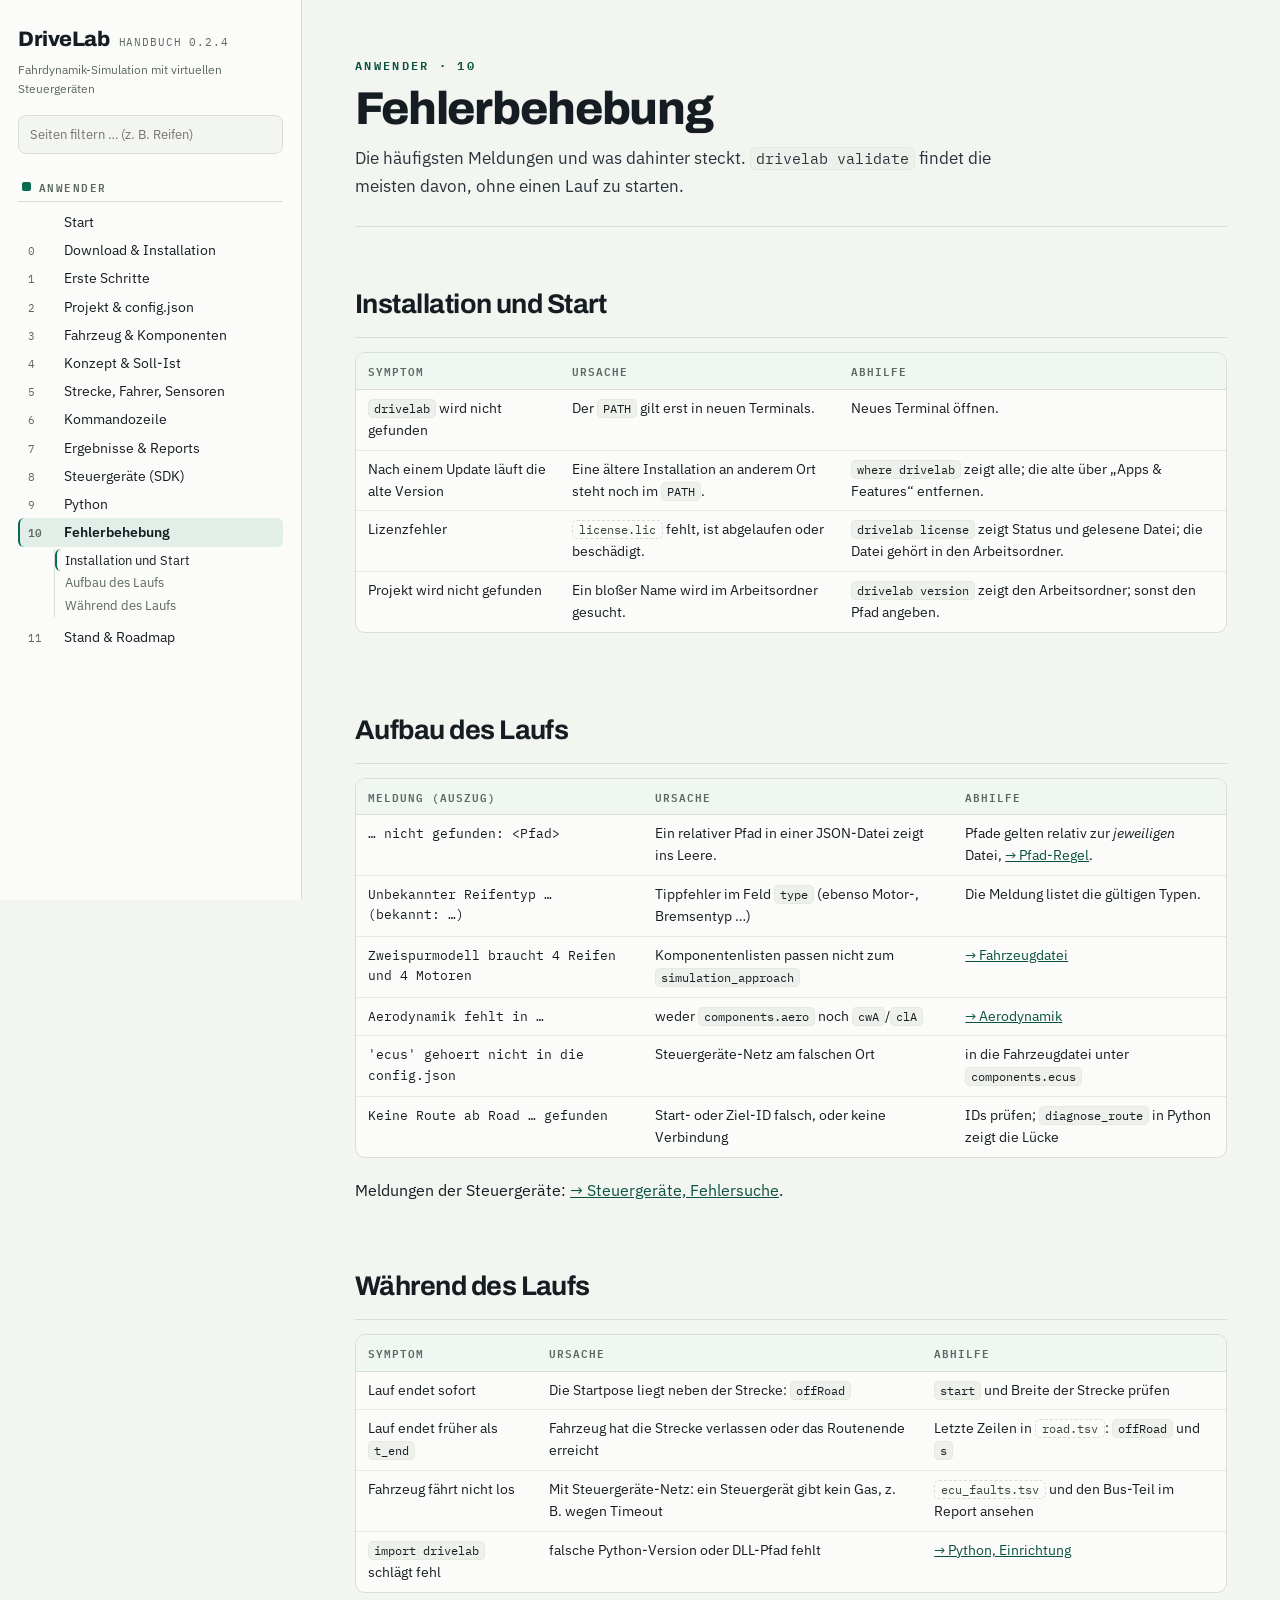
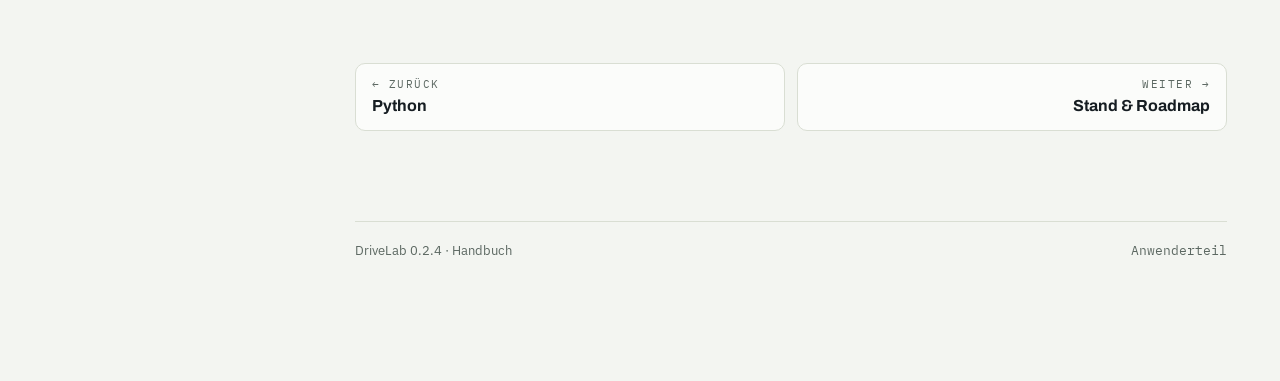
<file: docs/hilfe.html>
<!doctype html>
<html lang="de">
<head>
<meta charset="utf-8">
<meta name="viewport" content="width=device-width, initial-scale=1">
<title>Fehlerbehebung · DriveLab</title>
<link rel="stylesheet" href="assets/style.css">
</head>
<body data-page="hilfe.html" data-root="" data-track="user">
<div class="shell">
<aside class="side" id="side"></aside>
<main class="main"><div class="page">

<header class="page-head">
  <span class="k">Anwender · 10</span>
  <h1>Fehlerbehebung</h1>
  <p class="lede">Die häufigsten Meldungen und was dahinter steckt. <code>drivelab validate</code> findet die meisten davon, ohne einen Lauf zu starten.</p>
</header>
<section class="chap" id="installation">
  <div class="chap-head"><h2>Installation und Start</h2></div>
  <div class="tbl-wrap"><table>
    <thead><tr><th>Symptom</th><th>Ursache</th><th>Abhilfe</th></tr></thead>
    <tbody>
      <tr><td><code>drivelab</code> wird nicht gefunden</td><td>Der <code>PATH</code> gilt erst in neuen Terminals.</td><td>Neues Terminal öffnen.</td></tr>
      <tr><td>Nach einem Update läuft die alte Version</td><td>Eine ältere Installation an anderem Ort steht noch im <code>PATH</code>.</td><td><code>where drivelab</code> zeigt alle; die alte über „Apps &amp; Features“ entfernen.</td></tr>
      <tr><td>Lizenzfehler</td><td><span class="file">license.lic</span> fehlt, ist abgelaufen oder beschädigt.</td><td><code>drivelab license</code> zeigt Status und gelesene Datei; die Datei gehört in den Arbeitsordner.</td></tr>
      <tr><td>Projekt wird nicht gefunden</td><td>Ein bloßer Name wird im Arbeitsordner gesucht.</td><td><code>drivelab version</code> zeigt den Arbeitsordner; sonst den Pfad angeben.</td></tr>
    </tbody>
  </table></div>
</section>

<section class="chap" id="aufbau">
  <div class="chap-head"><h2>Aufbau des Laufs</h2></div>
  <div class="tbl-wrap"><table>
    <thead><tr><th>Meldung (Auszug)</th><th>Ursache</th><th>Abhilfe</th></tr></thead>
    <tbody>
      <tr><td class="mono">… nicht gefunden: &lt;Pfad&gt;</td><td>Ein relativer Pfad in einer JSON-Datei zeigt ins Leere.</td><td>Pfade gelten relativ zur <em>jeweiligen</em> Datei, <a href="projekt.html#aufbau">→ Pfad-Regel</a>.</td></tr>
      <tr><td class="mono">Unbekannter Reifentyp … (bekannt: …)</td><td>Tippfehler im Feld <code>type</code> (ebenso Motor-, Bremsentyp …)</td><td>Die Meldung listet die gültigen Typen.</td></tr>
      <tr><td class="mono">Zweispurmodell braucht 4 Reifen und 4 Motoren</td><td>Komponentenlisten passen nicht zum <code>simulation_approach</code></td><td><a href="fahrzeug.html#fahrzeug">→ Fahrzeugdatei</a></td></tr>
      <tr><td class="mono">Aerodynamik fehlt in …</td><td>weder <code>components.aero</code> noch <code>cwA</code>/<code>clA</code></td><td><a href="fahrzeug.html#aero">→ Aerodynamik</a></td></tr>
      <tr><td class="mono">'ecus' gehoert nicht in die config.json</td><td>Steuergeräte-Netz am falschen Ort</td><td>in die Fahrzeugdatei unter <code>components.ecus</code></td></tr>
      <tr><td class="mono">Keine Route ab Road … gefunden</td><td>Start- oder Ziel-ID falsch, oder keine Verbindung</td><td>IDs prüfen; <code>diagnose_route</code> in Python zeigt die Lücke</td></tr>
    </tbody>
  </table></div>
  <p class="tight">Meldungen der Steuergeräte: <a href="steuergeraete.html#fehler">→ Steuergeräte, Fehlersuche</a>.</p>
</section>

<section class="chap" id="lauf">
  <div class="chap-head"><h2>Während des Laufs</h2></div>
  <div class="tbl-wrap"><table>
    <thead><tr><th>Symptom</th><th>Ursache</th><th>Abhilfe</th></tr></thead>
    <tbody>
      <tr><td>Lauf endet sofort</td><td>Die Startpose liegt neben der Strecke: <code>offRoad</code></td><td><code>start</code> und Breite der Strecke prüfen</td></tr>
      <tr><td>Lauf endet früher als <code>t_end</code></td><td>Fahrzeug hat die Strecke verlassen oder das Routenende erreicht</td><td>Letzte Zeilen in <span class="file">road.tsv</span>: <code>offRoad</code> und <code>s</code></td></tr>
      <tr><td>Fahrzeug fährt nicht los</td><td>Mit Steuergeräte-Netz: ein Steuergerät gibt kein Gas, z. B. wegen Timeout</td><td><span class="file">ecu_faults.tsv</span> und den Bus-Teil im Report ansehen</td></tr>
      <tr><td><code>import drivelab</code> schlägt fehl</td><td>falsche Python-Version oder DLL-Pfad fehlt</td><td><a href="python.html#einrichtung">→ Python, Einrichtung</a></td></tr>
    </tbody>
  </table></div>
</section>

</div></main>
</div>
<script src="assets/site.js"></script>
</body>
</html>
</file>
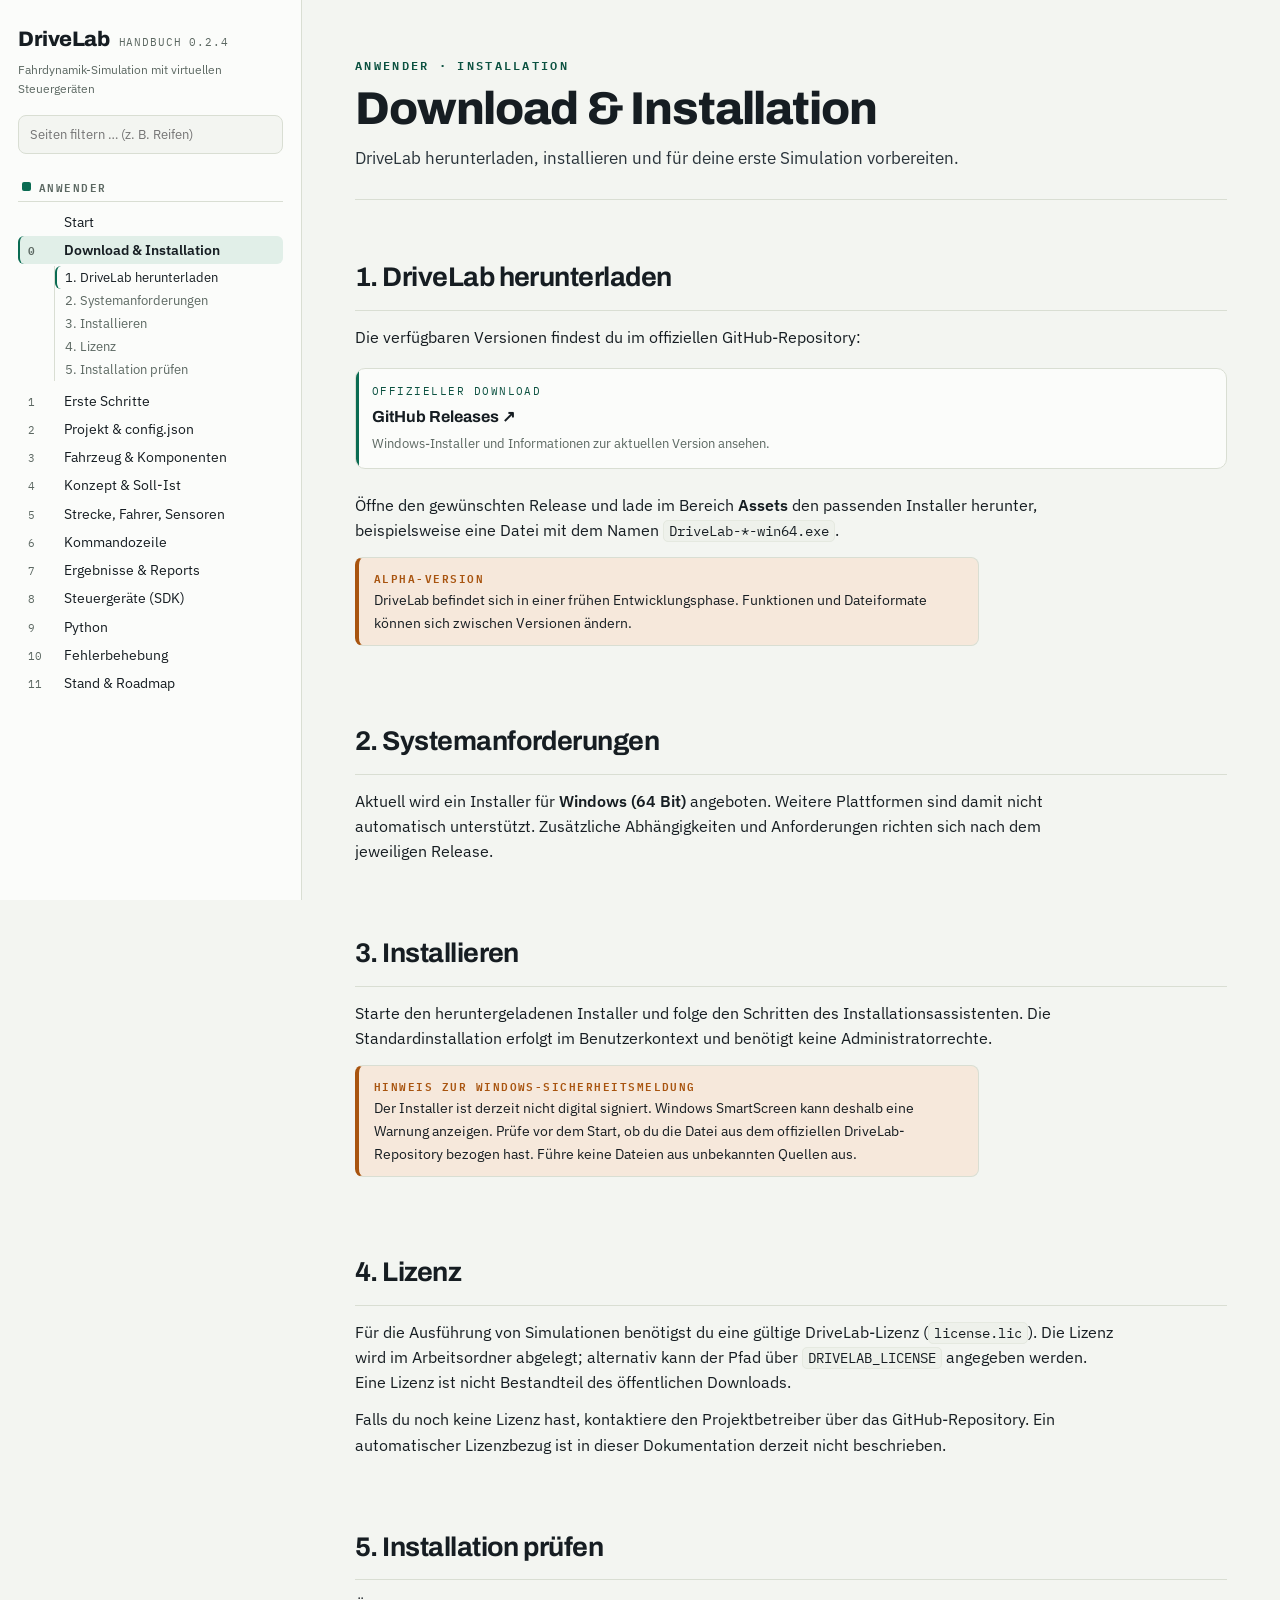
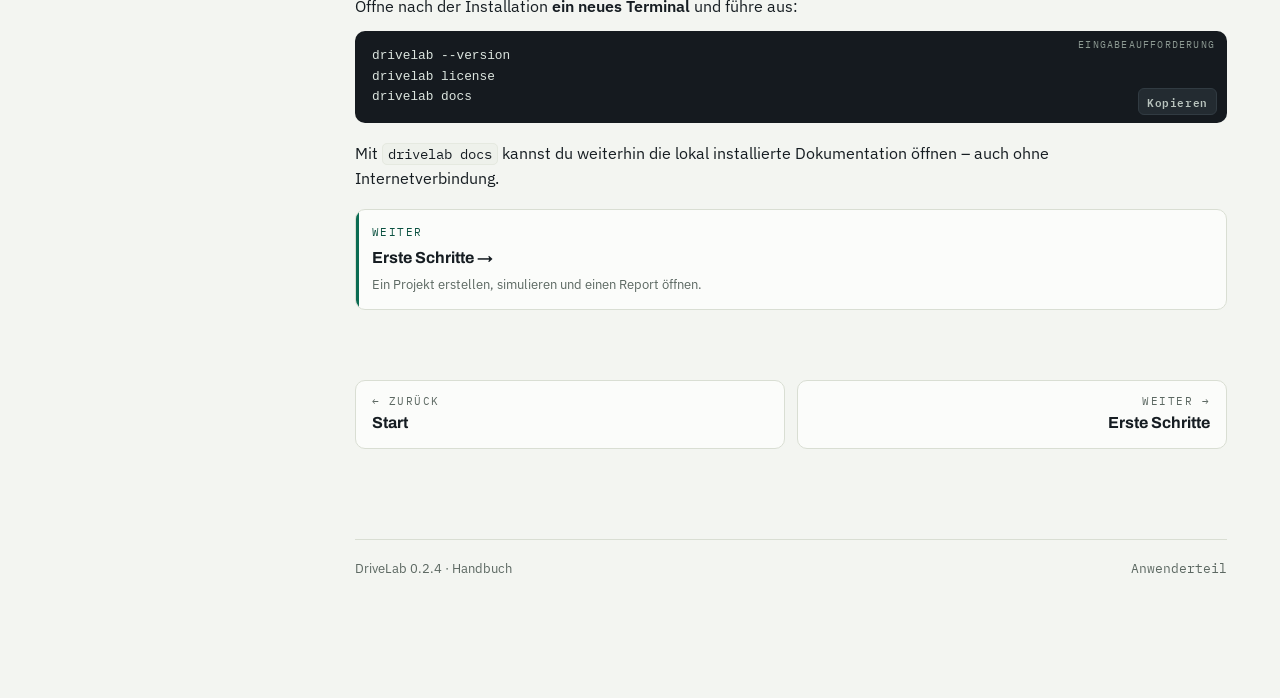
<file: docs/installation.html>
<!doctype html>
<html lang="de">
<head>
<meta charset="utf-8">
<meta name="viewport" content="width=device-width, initial-scale=1">
<title>Download &amp; Installation · DriveLab</title>
<link rel="stylesheet" href="assets/style.css">
</head>
<body data-page="installation.html" data-root="" data-track="user">
<div class="shell">
<aside class="side" id="side"></aside>
<main class="main"><div class="page">
<header class="page-head">
  <span class="k">Anwender · Installation</span>
  <h1>Download &amp; Installation</h1>
  <p class="lede">DriveLab herunterladen, installieren und für deine erste Simulation vorbereiten.</p>
</header>
<section class="chap" id="download">
  <div class="chap-head"><h2>1. DriveLab herunterladen</h2></div>
  <p>Die verfügbaren Versionen findest du im offiziellen GitHub-Repository:</p>
  <div class="tiles">
    <a class="tile" href="https://github.com/DriveLab-Sim/DriveLab_Release/releases" target="_blank" rel="noopener noreferrer"><span class="k">Offizieller Download</span><h4>GitHub Releases ↗</h4><p>Windows-Installer und Informationen zur aktuellen Version ansehen.</p></a>
  </div>
  <p>Öffne den gewünschten Release und lade im Bereich <strong>Assets</strong> den passenden Installer herunter, beispielsweise eine Datei mit dem Namen <code>DriveLab-*-win64.exe</code>.</p>
  <div class="note warn"><span class="t">Alpha-Version</span>DriveLab befindet sich in einer frühen Entwicklungsphase. Funktionen und Dateiformate können sich zwischen Versionen ändern.</div>
</section>
<section class="chap" id="voraussetzungen">
  <div class="chap-head"><h2>2. Systemanforderungen</h2></div>
  <p>Aktuell wird ein Installer für <strong>Windows (64 Bit)</strong> angeboten. Weitere Plattformen sind damit nicht automatisch unterstützt. Zusätzliche Abhängigkeiten und Anforderungen richten sich nach dem jeweiligen Release.</p>
</section>
<section class="chap" id="installieren">
  <div class="chap-head"><h2>3. Installieren</h2></div>
  <p>Starte den heruntergeladenen Installer und folge den Schritten des Installationsassistenten. Die Standardinstallation erfolgt im Benutzerkontext und benötigt keine Administratorrechte.</p>
  <div class="note warn"><span class="t">Hinweis zur Windows-Sicherheitsmeldung</span>Der Installer ist derzeit nicht digital signiert. Windows SmartScreen kann deshalb eine Warnung anzeigen. Prüfe vor dem Start, ob du die Datei aus dem offiziellen DriveLab-Repository bezogen hast. Führe keine Dateien aus unbekannten Quellen aus.</div>
</section>
<section class="chap" id="lizenz">
  <div class="chap-head"><h2>4. Lizenz</h2></div>
  <p>Für die Ausführung von Simulationen benötigst du eine gültige DriveLab-Lizenz (<code>license.lic</code>). Die Lizenz wird im Arbeitsordner abgelegt; alternativ kann der Pfad über <code>DRIVELAB_LICENSE</code> angegeben werden. Eine Lizenz ist nicht Bestandteil des öffentlichen Downloads.</p>
  <p>Falls du noch keine Lizenz hast, kontaktiere den Projektbetreiber über das GitHub-Repository. Ein automatischer Lizenzbezug ist in dieser Dokumentation derzeit nicht beschrieben.</p>
</section>
<section class="chap" id="pruefen">
  <div class="chap-head"><h2>5. Installation prüfen</h2></div>
  <p>Öffne nach der Installation <strong>ein neues Terminal</strong> und führe aus:</p>
  <div class="code"><span class="lbl">Eingabeaufforderung</span><pre>drivelab --version
drivelab license
drivelab docs</pre></div>
  <p>Mit <code>drivelab docs</code> kannst du weiterhin die lokal installierte Dokumentation öffnen – auch ohne Internetverbindung.</p>
  <div class="tiles"><a class="tile" href="erste-schritte.html"><span class="k">Weiter</span><h4>Erste Schritte →</h4><p>Ein Projekt erstellen, simulieren und einen Report öffnen.</p></a></div>
</section>
</div></main>
</div>
<script src="assets/site.js"></script>
</body>
</html>
</file>
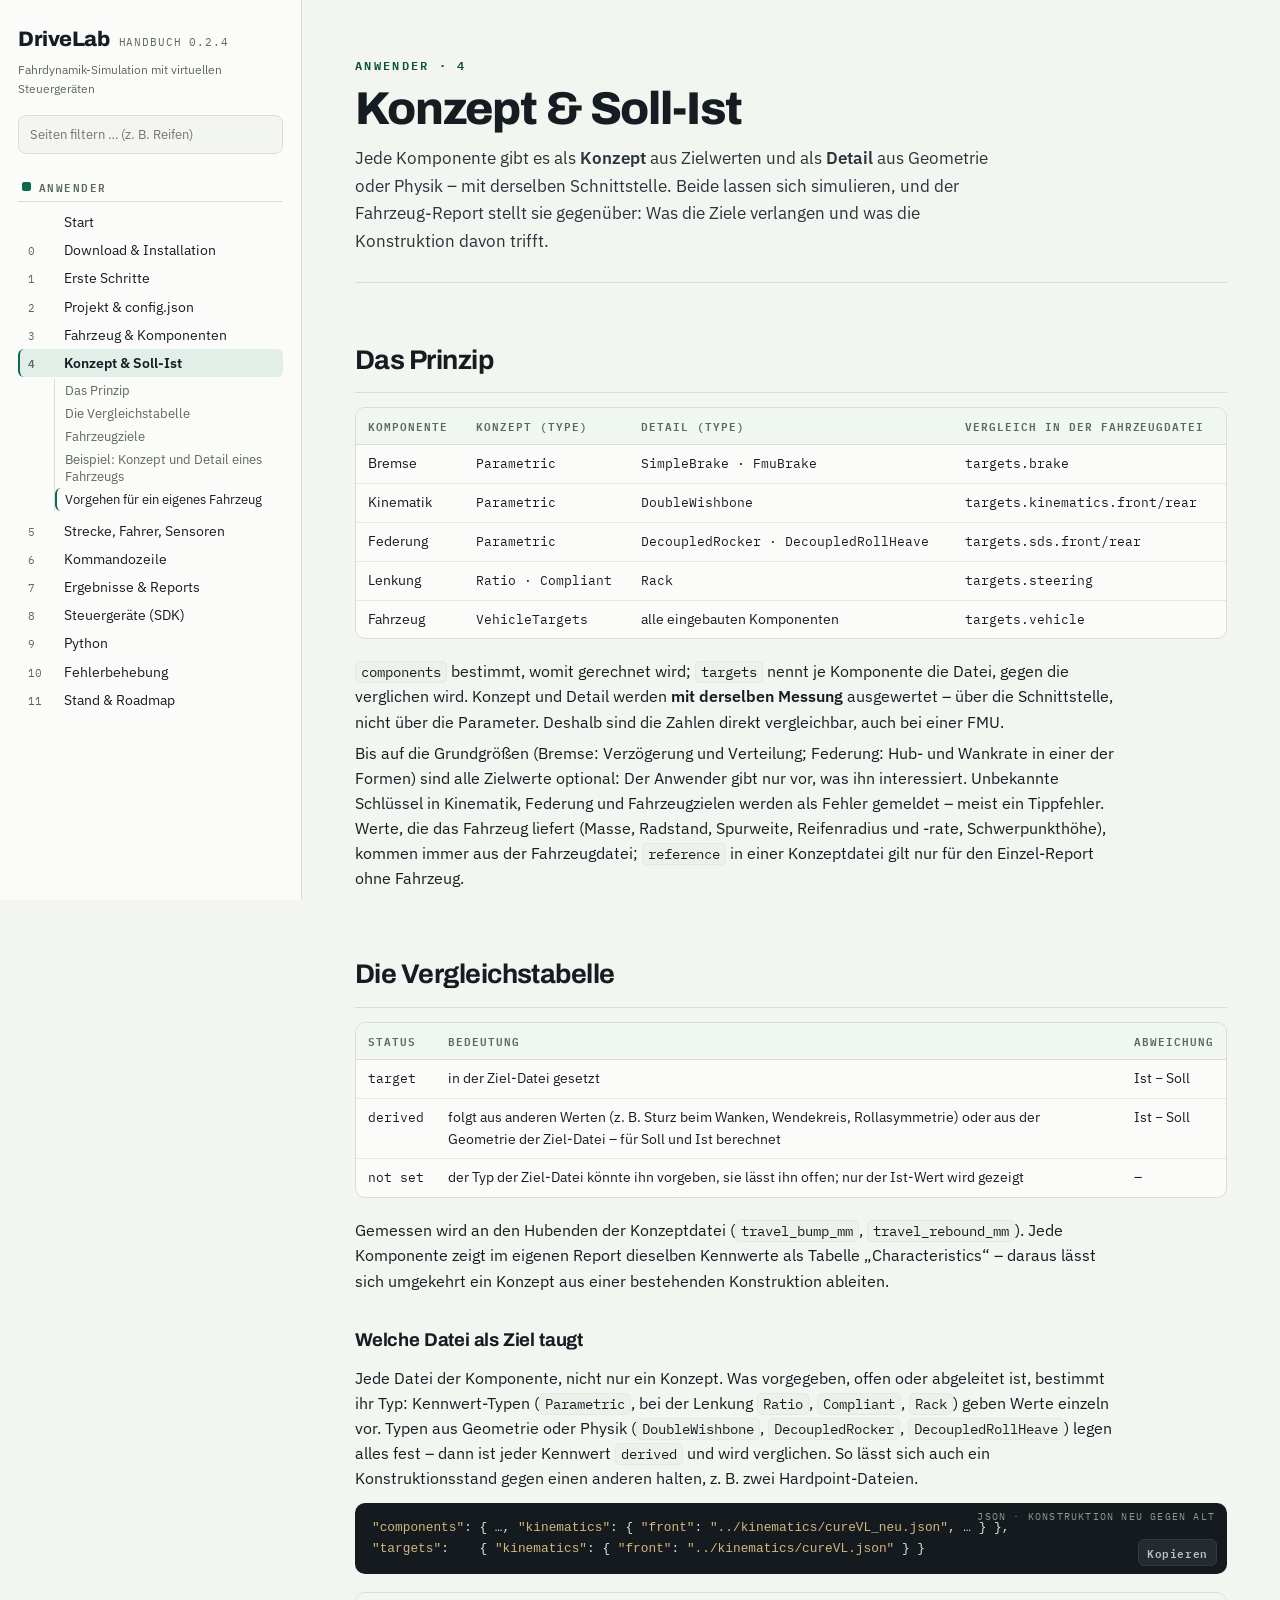
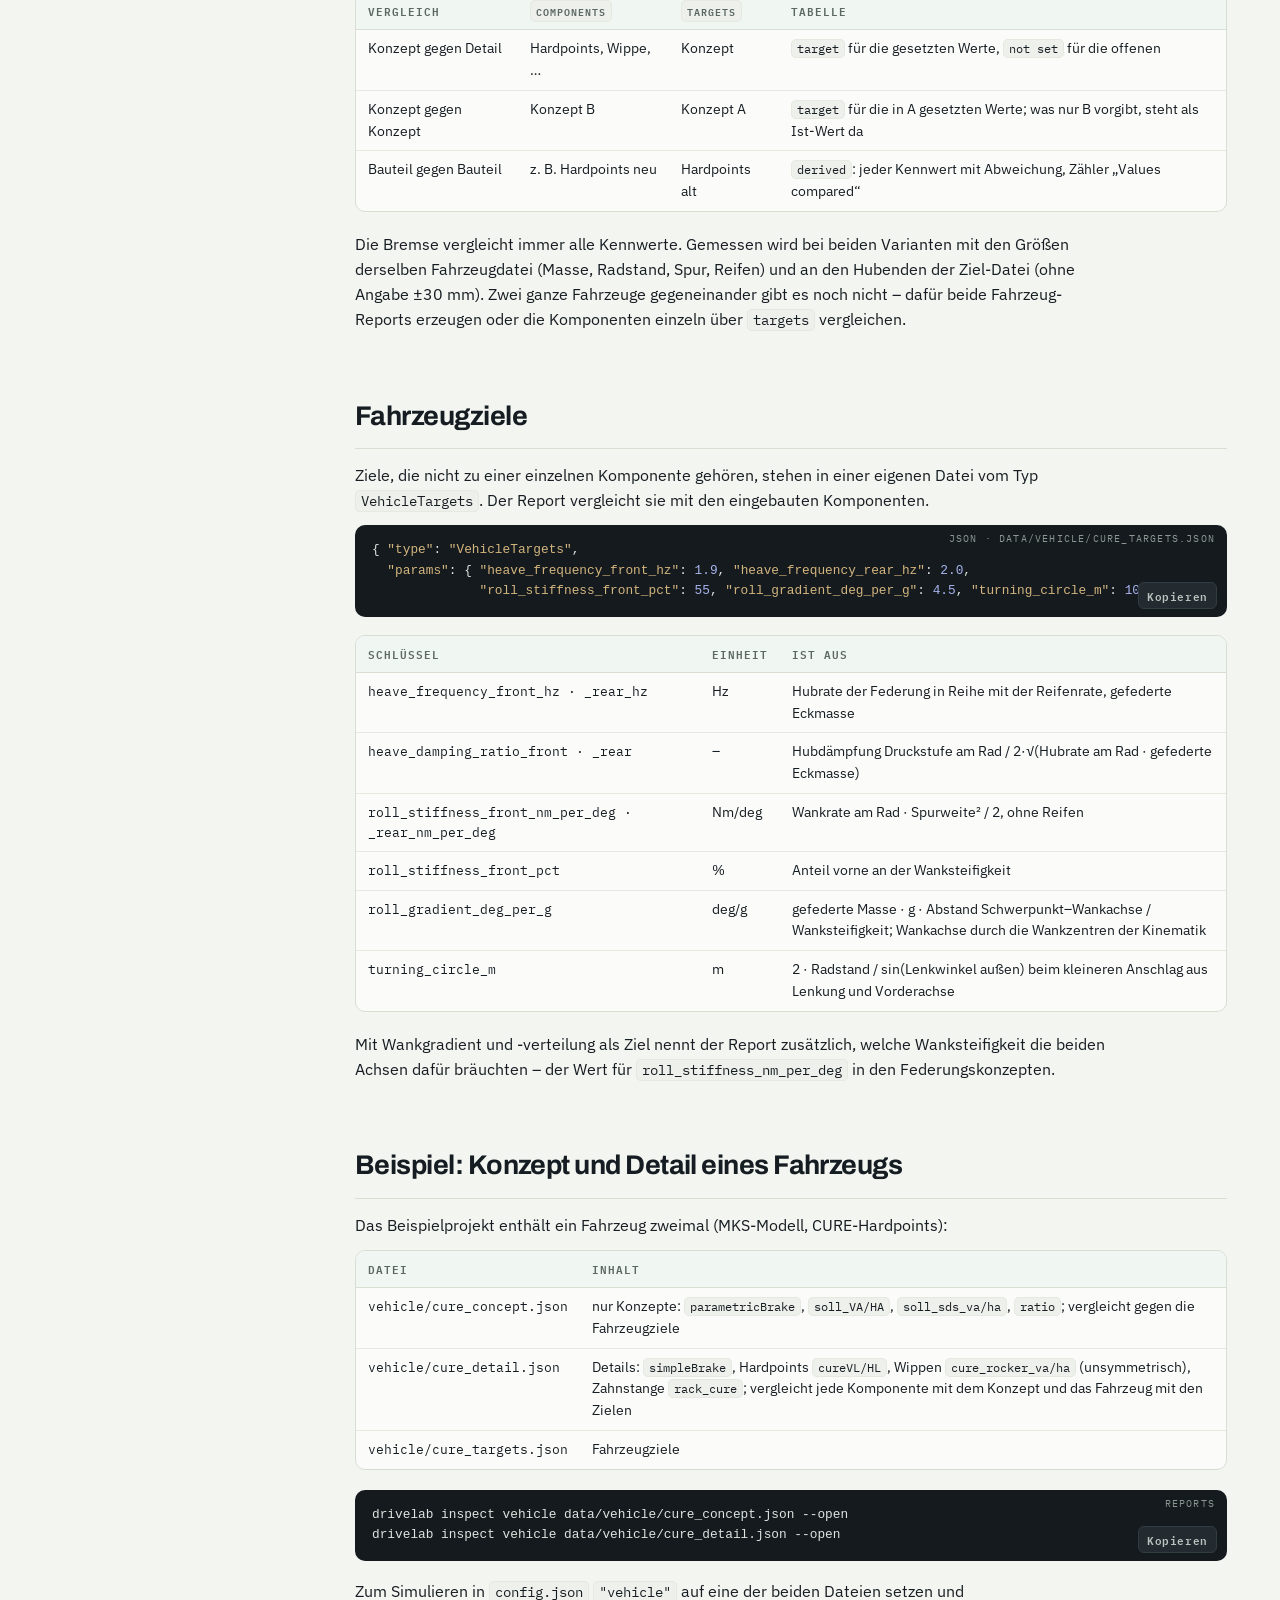
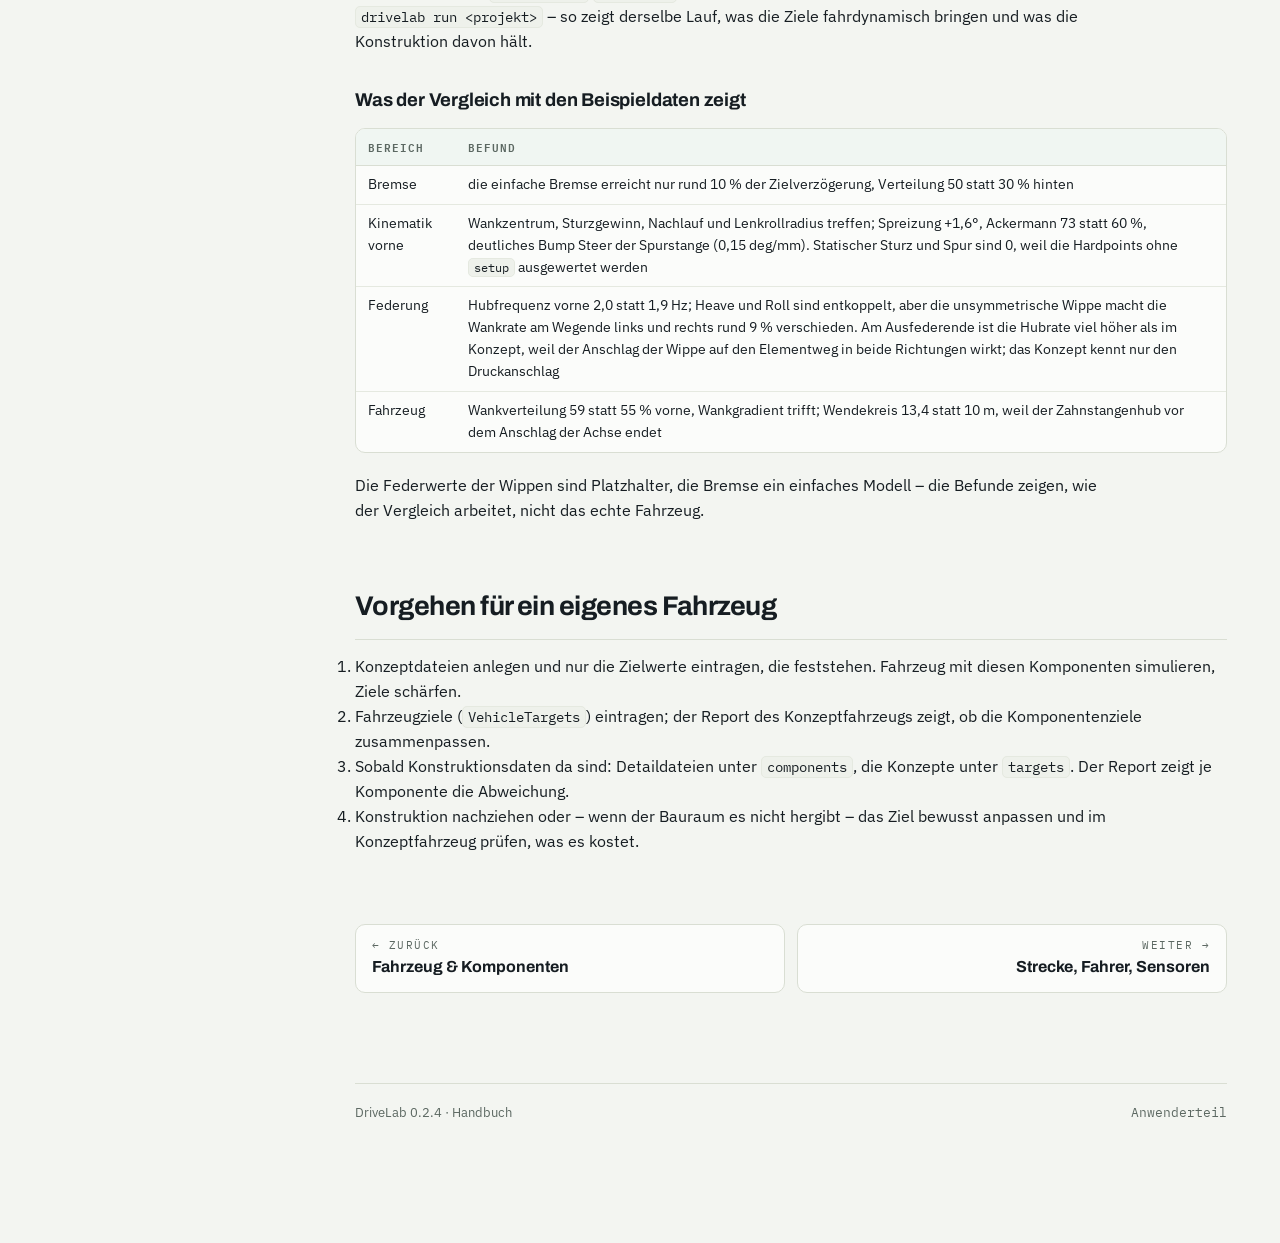
<file: docs/konzept.html>
<!doctype html>
<html lang="de">
<head>
<meta charset="utf-8">
<meta name="viewport" content="width=device-width, initial-scale=1">
<title>Konzept &amp; Soll-Ist · DriveLab</title>
<link rel="stylesheet" href="assets/style.css">
</head>
<body data-page="konzept.html" data-root="" data-track="user">
<div class="shell">
<aside class="side" id="side"></aside>
<main class="main"><div class="page">

<header class="page-head">
  <span class="k">Anwender · 4</span>
  <h1>Konzept &amp; Soll-Ist</h1>
  <p class="lede">Jede Komponente gibt es als <strong>Konzept</strong> aus Zielwerten und als <strong>Detail</strong> aus Geometrie oder Physik – mit derselben Schnittstelle.
  Beide lassen sich simulieren, und der Fahrzeug-Report stellt sie gegenüber: Was die Ziele verlangen und was die Konstruktion davon trifft.</p>
</header>

<section class="chap" id="prinzip">
  <div class="chap-head"><h2>Das Prinzip</h2></div>
  <div class="tbl-wrap"><table>
    <thead><tr><th>Komponente</th><th>Konzept (type)</th><th>Detail (type)</th><th>Vergleich in der Fahrzeugdatei</th></tr></thead>
    <tbody>
      <tr><td>Bremse</td><td class="mono">Parametric</td><td class="mono">SimpleBrake · FmuBrake</td><td class="mono">targets.brake</td></tr>
      <tr><td>Kinematik</td><td class="mono">Parametric</td><td class="mono">DoubleWishbone</td><td class="mono">targets.kinematics.front/rear</td></tr>
      <tr><td>Federung</td><td class="mono">Parametric</td><td class="mono">DecoupledRocker · DecoupledRollHeave</td><td class="mono">targets.sds.front/rear</td></tr>
      <tr><td>Lenkung</td><td class="mono">Ratio · Compliant</td><td class="mono">Rack</td><td class="mono">targets.steering</td></tr>
      <tr><td>Fahrzeug</td><td class="mono">VehicleTargets</td><td>alle eingebauten Komponenten</td><td class="mono">targets.vehicle</td></tr>
    </tbody>
  </table></div>
  <p class="tight"><code>components</code> bestimmt, womit gerechnet wird; <code>targets</code> nennt je Komponente die Datei, gegen die verglichen wird. Konzept und Detail werden
  <strong>mit derselben Messung</strong> ausgewertet – über die Schnittstelle, nicht über die Parameter. Deshalb sind die Zahlen direkt vergleichbar, auch bei einer FMU.</p>
  <p class="tight">Bis auf die Grundgrößen (Bremse: Verzögerung und Verteilung; Federung: Hub- und Wankrate in einer der Formen) sind alle Zielwerte optional: Der Anwender gibt nur vor,
  was ihn interessiert. Unbekannte Schlüssel in Kinematik, Federung und Fahrzeugzielen werden als Fehler gemeldet – meist ein Tippfehler.
  Werte, die das Fahrzeug liefert (Masse, Radstand, Spurweite, Reifenradius und -rate, Schwerpunkthöhe), kommen immer aus der Fahrzeugdatei; <code>reference</code> in einer
  Konzeptdatei gilt nur für den Einzel-Report ohne Fahrzeug.</p>
</section>

<section class="chap" id="tabelle">
  <div class="chap-head"><h2>Die Vergleichstabelle</h2></div>
  <div class="tbl-wrap"><table>
    <thead><tr><th>Status</th><th>Bedeutung</th><th>Abweichung</th></tr></thead>
    <tbody>
      <tr><td class="mono">target</td><td>in der Ziel-Datei gesetzt</td><td>Ist − Soll</td></tr>
      <tr><td class="mono">derived</td><td>folgt aus anderen Werten (z. B. Sturz beim Wanken, Wendekreis, Rollasymmetrie) oder aus der Geometrie der Ziel-Datei – für Soll und Ist berechnet</td><td>Ist − Soll</td></tr>
      <tr><td class="mono">not set</td><td>der Typ der Ziel-Datei könnte ihn vorgeben, sie lässt ihn offen; nur der Ist-Wert wird gezeigt</td><td>–</td></tr>
    </tbody>
  </table></div>
  <p class="tight">Gemessen wird an den Hubenden der Konzeptdatei (<code>travel_bump_mm</code>, <code>travel_rebound_mm</code>). Jede Komponente zeigt im eigenen Report dieselben
  Kennwerte als Tabelle „Characteristics“ – daraus lässt sich umgekehrt ein Konzept aus einer bestehenden Konstruktion ableiten.</p>
  <h3 class="sub">Welche Datei als Ziel taugt</h3>
  <p>Jede Datei der Komponente, nicht nur ein Konzept. Was vorgegeben, offen oder abgeleitet ist, bestimmt ihr Typ: Kennwert-Typen (<code>Parametric</code>,
  bei der Lenkung <code>Ratio</code>, <code>Compliant</code>, <code>Rack</code>) geben Werte einzeln vor. Typen aus Geometrie oder Physik (<code>DoubleWishbone</code>,
  <code>DecoupledRocker</code>, <code>DecoupledRollHeave</code>) legen alles fest – dann ist jeder Kennwert <code>derived</code> und wird verglichen.
  So lässt sich auch ein Konstruktionsstand gegen einen anderen halten, z. B. zwei Hardpoint-Dateien.</p>
  <div class="code"><span class="lbl">JSON · Konstruktion neu gegen alt</span><pre><span class="s">"components"</span>: { …, <span class="s">"kinematics"</span>: { <span class="s">"front"</span>: <span class="s">"../kinematics/cureVL_neu.json"</span>, … } },
<span class="s">"targets"</span>:    { <span class="s">"kinematics"</span>: { <span class="s">"front"</span>: <span class="s">"../kinematics/cureVL.json"</span> } }</pre></div>
  <div class="tbl-wrap"><table>
    <thead><tr><th>Vergleich</th><th><code>components</code></th><th><code>targets</code></th><th>Tabelle</th></tr></thead>
    <tbody>
      <tr><td>Konzept gegen Detail</td><td>Hardpoints, Wippe, …</td><td>Konzept</td><td><code>target</code> für die gesetzten Werte, <code>not set</code> für die offenen</td></tr>
      <tr><td>Konzept gegen Konzept</td><td>Konzept B</td><td>Konzept A</td><td><code>target</code> für die in A gesetzten Werte; was nur B vorgibt, steht als Ist-Wert da</td></tr>
      <tr><td>Bauteil gegen Bauteil</td><td>z. B. Hardpoints neu</td><td>Hardpoints alt</td><td><code>derived</code>: jeder Kennwert mit Abweichung, Zähler „Values compared“</td></tr>
    </tbody>
  </table></div>
  <p class="tight">Die Bremse vergleicht immer alle Kennwerte. Gemessen wird bei beiden Varianten mit den Größen derselben Fahrzeugdatei (Masse, Radstand, Spur, Reifen)
  und an den Hubenden der Ziel-Datei (ohne Angabe ±30 mm). Zwei ganze Fahrzeuge gegeneinander gibt es noch nicht – dafür beide Fahrzeug-Reports erzeugen
  oder die Komponenten einzeln über <code>targets</code> vergleichen.</p>
</section>

<section class="chap" id="fahrzeugziele">
  <div class="chap-head"><h2>Fahrzeugziele</h2></div>
  <p>Ziele, die nicht zu einer einzelnen Komponente gehören, stehen in einer eigenen Datei vom Typ <code>VehicleTargets</code>. Der Report vergleicht sie mit den
  eingebauten Komponenten.</p>
  <div class="code"><span class="lbl">JSON · data/vehicle/cure_targets.json</span><pre>{ <span class="s">"type"</span>: <span class="s">"VehicleTargets"</span>,
  <span class="s">"params"</span>: { <span class="s">"heave_frequency_front_hz"</span>: <span class="n">1.9</span>, <span class="s">"heave_frequency_rear_hz"</span>: <span class="n">2.0</span>,
              <span class="s">"roll_stiffness_front_pct"</span>: <span class="n">55</span>, <span class="s">"roll_gradient_deg_per_g"</span>: <span class="n">4.5</span>, <span class="s">"turning_circle_m"</span>: <span class="n">10.0</span> } }</pre></div>
  <div class="tbl-wrap"><table>
    <thead><tr><th>Schlüssel</th><th>Einheit</th><th>Ist aus</th></tr></thead>
    <tbody>
      <tr><td class="mono">heave_frequency_front_hz · _rear_hz</td><td>Hz</td><td>Hubrate der Federung in Reihe mit der Reifenrate, gefederte Eckmasse</td></tr>
      <tr><td class="mono">heave_damping_ratio_front · _rear</td><td>–</td><td>Hubdämpfung Druckstufe am Rad / 2·√(Hubrate am Rad · gefederte Eckmasse)</td></tr>
      <tr><td class="mono">roll_stiffness_front_nm_per_deg · _rear_nm_per_deg</td><td>Nm/deg</td><td>Wankrate am Rad · Spurweite² / 2, ohne Reifen</td></tr>
      <tr><td class="mono">roll_stiffness_front_pct</td><td>%</td><td>Anteil vorne an der Wanksteifigkeit</td></tr>
      <tr><td class="mono">roll_gradient_deg_per_g</td><td>deg/g</td><td>gefederte Masse · g · Abstand Schwerpunkt–Wankachse / Wanksteifigkeit; Wankachse durch die Wankzentren der Kinematik</td></tr>
      <tr><td class="mono">turning_circle_m</td><td>m</td><td>2 · Radstand / sin(Lenkwinkel außen) beim kleineren Anschlag aus Lenkung und Vorderachse</td></tr>
    </tbody>
  </table></div>
  <p class="tight">Mit Wankgradient und -verteilung als Ziel nennt der Report zusätzlich, welche Wanksteifigkeit die beiden Achsen dafür bräuchten – der Wert für
  <code>roll_stiffness_nm_per_deg</code> in den Federungskonzepten.</p>
</section>

<section class="chap" id="beispiel">
  <div class="chap-head"><h2>Beispiel: Konzept und Detail eines Fahrzeugs</h2></div>
  <p>Das Beispielprojekt enthält ein Fahrzeug zweimal (MKS-Modell, CURE-Hardpoints):</p>
  <div class="tbl-wrap"><table>
    <thead><tr><th>Datei</th><th>Inhalt</th></tr></thead>
    <tbody>
      <tr><td class="mono">vehicle/cure_concept.json</td><td>nur Konzepte: <code>parametricBrake</code>, <code>soll_VA/HA</code>, <code>soll_sds_va/ha</code>, <code>ratio</code>; vergleicht gegen die Fahrzeugziele</td></tr>
      <tr><td class="mono">vehicle/cure_detail.json</td><td>Details: <code>simpleBrake</code>, Hardpoints <code>cureVL/HL</code>, Wippen <code>cure_rocker_va/ha</code> (unsymmetrisch), Zahnstange <code>rack_cure</code>; vergleicht jede Komponente mit dem Konzept und das Fahrzeug mit den Zielen</td></tr>
      <tr><td class="mono">vehicle/cure_targets.json</td><td>Fahrzeugziele</td></tr>
    </tbody>
  </table></div>
  <div class="code"><span class="lbl">Reports</span><pre>drivelab inspect vehicle data/vehicle/cure_concept.json --open
drivelab inspect vehicle data/vehicle/cure_detail.json --open</pre></div>
  <p class="tight">Zum Simulieren in <code>config.json</code> <code>"vehicle"</code> auf eine der beiden Dateien setzen und <code>drivelab run &lt;projekt&gt;</code> – so zeigt derselbe Lauf, was die Ziele
  fahrdynamisch bringen und was die Konstruktion davon hält.</p>
  <h3 class="sub">Was der Vergleich mit den Beispieldaten zeigt</h3>
  <div class="tbl-wrap"><table>
    <thead><tr><th>Bereich</th><th>Befund</th></tr></thead>
    <tbody>
      <tr><td>Bremse</td><td>die einfache Bremse erreicht nur rund 10 % der Zielverzögerung, Verteilung 50 statt 30 % hinten</td></tr>
      <tr><td>Kinematik vorne</td><td>Wankzentrum, Sturzgewinn, Nachlauf und Lenkrollradius treffen; Spreizung +1,6°, Ackermann 73 statt 60 %, deutliches Bump Steer der Spurstange (0,15 deg/mm). Statischer Sturz und Spur sind 0, weil die Hardpoints ohne <code>setup</code> ausgewertet werden</td></tr>
      <tr><td>Federung</td><td>Hubfrequenz vorne 2,0 statt 1,9 Hz; Heave und Roll sind entkoppelt, aber die unsymmetrische Wippe macht die Wankrate am Wegende links und rechts rund 9 % verschieden. Am Ausfederende ist die Hubrate viel höher als im Konzept, weil der Anschlag der Wippe auf den Elementweg in beide Richtungen wirkt; das Konzept kennt nur den Druckanschlag</td></tr>
      <tr><td>Fahrzeug</td><td>Wankverteilung 59 statt 55 % vorne, Wankgradient trifft; Wendekreis 13,4 statt 10 m, weil der Zahnstangenhub vor dem Anschlag der Achse endet</td></tr>
    </tbody>
  </table></div>
  <p class="tight">Die Federwerte der Wippen sind Platzhalter, die Bremse ein einfaches Modell – die Befunde zeigen, wie der Vergleich arbeitet, nicht das echte Fahrzeug.</p>
</section>

<section class="chap" id="ablauf">
  <div class="chap-head"><h2>Vorgehen für ein eigenes Fahrzeug</h2></div>
  <ol>
    <li>Konzeptdateien anlegen und nur die Zielwerte eintragen, die feststehen. Fahrzeug mit diesen Komponenten simulieren, Ziele schärfen.</li>
    <li>Fahrzeugziele (<code>VehicleTargets</code>) eintragen; der Report des Konzeptfahrzeugs zeigt, ob die Komponentenziele zusammenpassen.</li>
    <li>Sobald Konstruktionsdaten da sind: Detaildateien unter <code>components</code>, die Konzepte unter <code>targets</code>. Der Report zeigt je Komponente die Abweichung.</li>
    <li>Konstruktion nachziehen oder – wenn der Bauraum es nicht hergibt – das Ziel bewusst anpassen und im Konzeptfahrzeug prüfen, was es kostet.</li>
  </ol>
</section>

</div></main>
</div>
<script src="assets/site.js"></script>
</body>
</html>
</file>
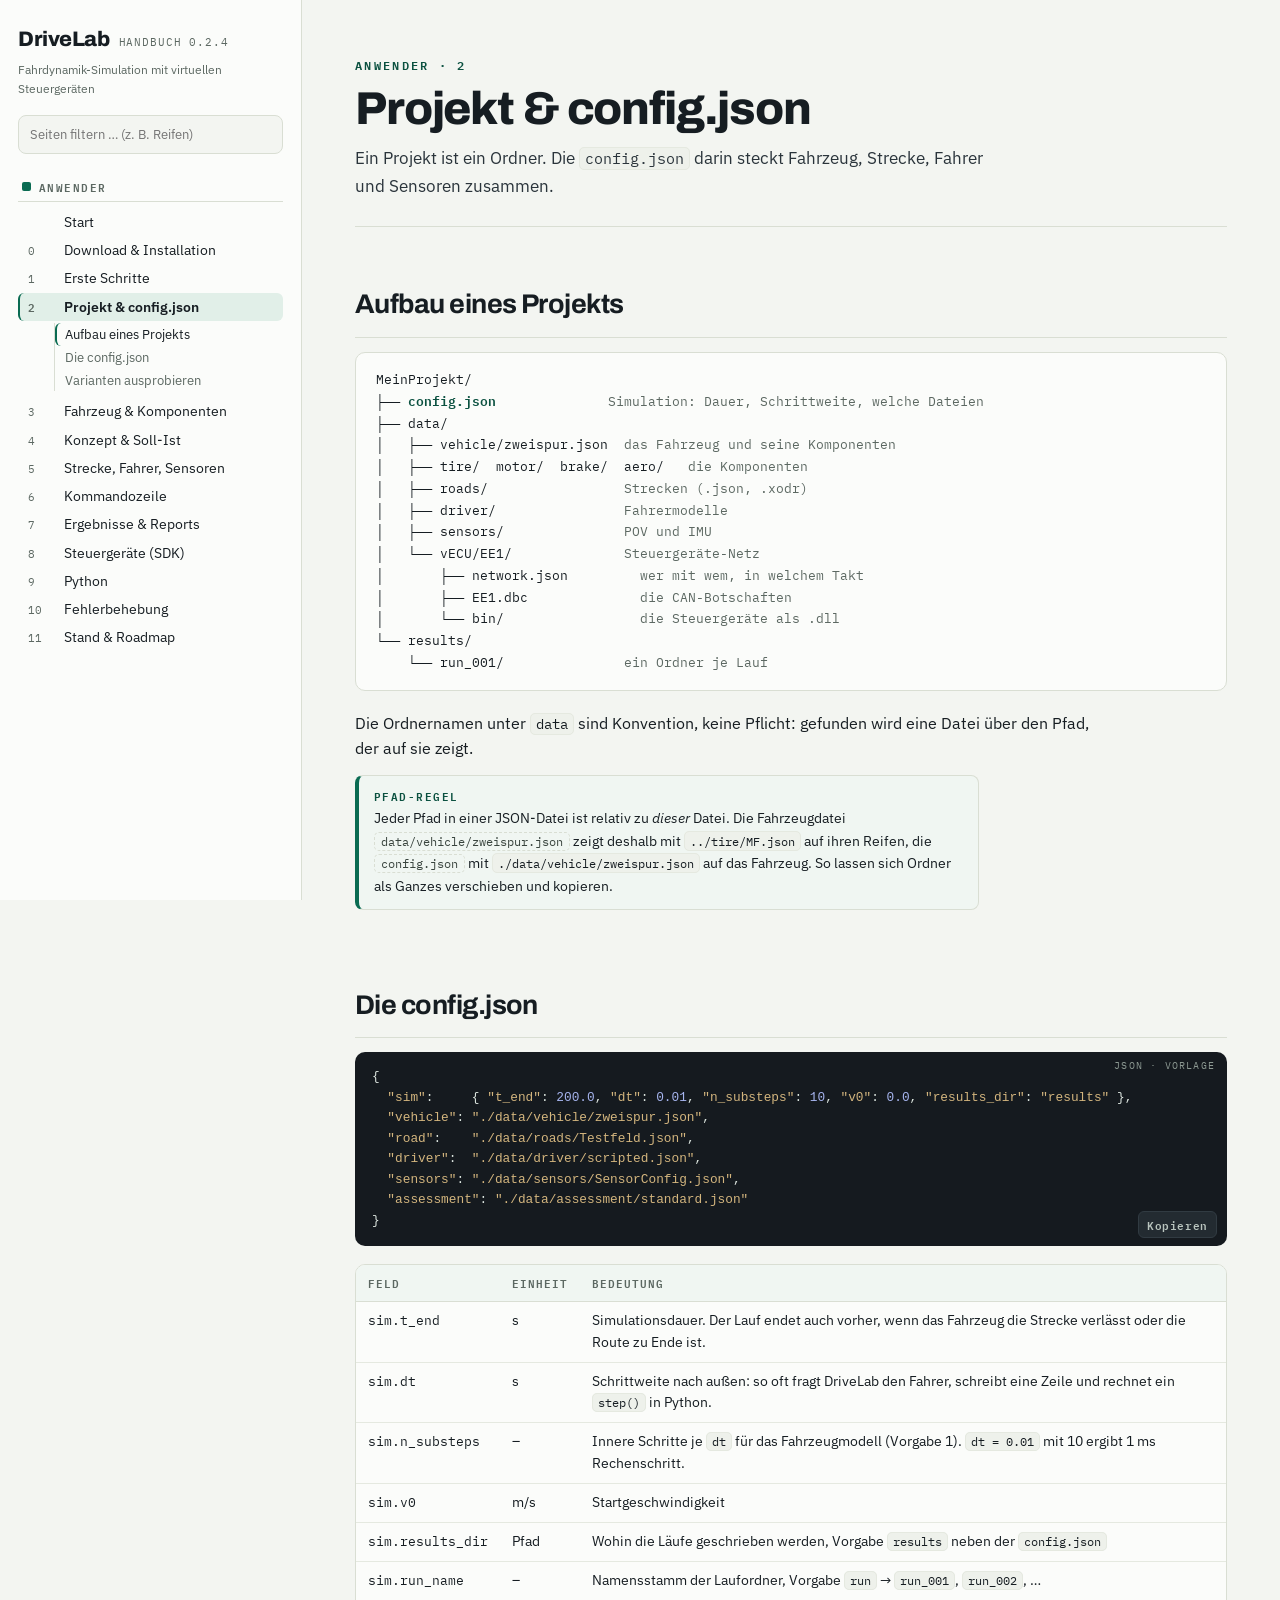
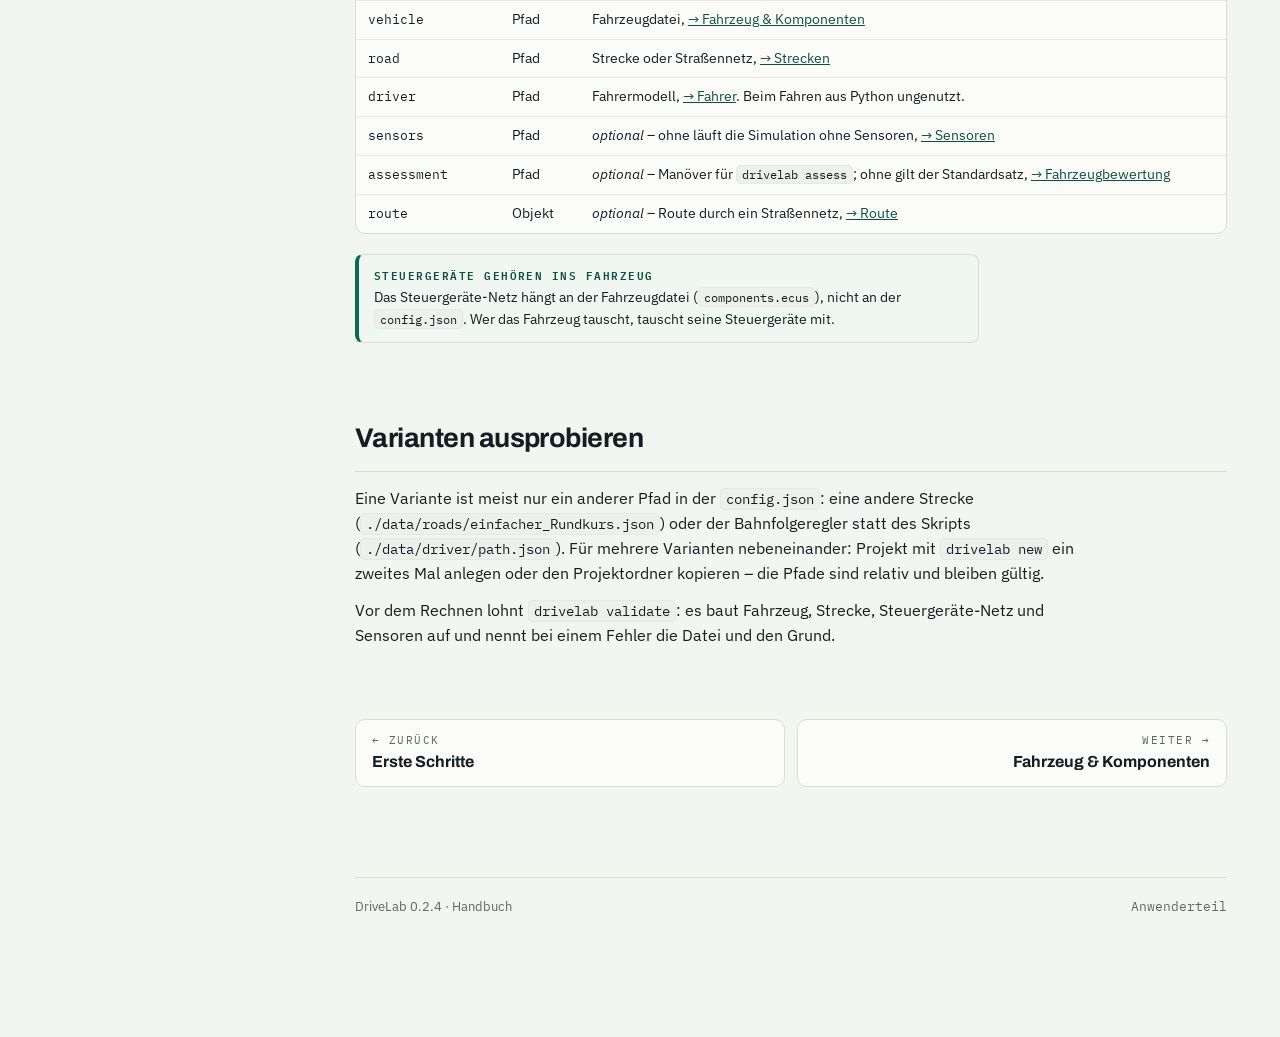
<file: docs/projekt.html>
<!doctype html>
<html lang="de">
<head>
<meta charset="utf-8">
<meta name="viewport" content="width=device-width, initial-scale=1">
<title>Projekt & config.json · DriveLab</title>
<link rel="stylesheet" href="assets/style.css">
</head>
<body data-page="projekt.html" data-root="" data-track="user">
<div class="shell">
<aside class="side" id="side"></aside>
<main class="main"><div class="page">

<header class="page-head">
  <span class="k">Anwender · 2</span>
  <h1>Projekt & config.json</h1>
  <p class="lede">Ein Projekt ist ein Ordner. Die <code>config.json</code> darin steckt Fahrzeug, Strecke, Fahrer und Sensoren zusammen.</p>
</header>
<section class="chap" id="aufbau">
  <div class="chap-head"><h2>Aufbau eines Projekts</h2></div>
<div class="tree">MeinProjekt/
├── <b>config.json</b>              <i>Simulation: Dauer, Schrittweite, welche Dateien</i>
├── data/
│   ├── vehicle/zweispur.json  <i>das Fahrzeug und seine Komponenten</i>
│   ├── tire/  motor/  brake/  aero/   <i>die Komponenten</i>
│   ├── roads/                 <i>Strecken (.json, .xodr)</i>
│   ├── driver/                <i>Fahrermodelle</i>
│   ├── sensors/               <i>POV und IMU</i>
│   └── vECU/EE1/              <i>Steuergeräte-Netz</i>
│       ├── network.json         <i>wer mit wem, in welchem Takt</i>
│       ├── EE1.dbc              <i>die CAN-Botschaften</i>
│       └── bin/                 <i>die Steuergeräte als .dll</i>
└── results/
    └── run_001/               <i>ein Ordner je Lauf</i></div>
  <p>Die Ordnernamen unter <code>data</code> sind Konvention, keine Pflicht: gefunden wird eine Datei über den
  Pfad, der auf sie zeigt.</p>
  <div class="note"><span class="t">Pfad-Regel</span>
  Jeder Pfad in einer JSON-Datei ist relativ zu <em>dieser</em> Datei. Die Fahrzeugdatei
  <span class="file">data/vehicle/zweispur.json</span> zeigt deshalb mit <code>../tire/MF.json</code> auf ihren Reifen,
  die <span class="file">config.json</span> mit <code>./data/vehicle/zweispur.json</code> auf das Fahrzeug.
  So lassen sich Ordner als Ganzes verschieben und kopieren.</div>
</section>

<section class="chap" id="config">
  <div class="chap-head"><h2>Die config.json</h2></div>
  <div class="code"><span class="lbl">JSON · Vorlage</span><pre>{
  <span class="s">"sim"</span>:     { <span class="s">"t_end"</span>: <span class="n">200.0</span>, <span class="s">"dt"</span>: <span class="n">0.01</span>, <span class="s">"n_substeps"</span>: <span class="n">10</span>, <span class="s">"v0"</span>: <span class="n">0.0</span>, <span class="s">"results_dir"</span>: <span class="s">"results"</span> },
  <span class="s">"vehicle"</span>: <span class="s">"./data/vehicle/zweispur.json"</span>,
  <span class="s">"road"</span>:    <span class="s">"./data/roads/Testfeld.json"</span>,
  <span class="s">"driver"</span>:  <span class="s">"./data/driver/scripted.json"</span>,
  <span class="s">"sensors"</span>: <span class="s">"./data/sensors/SensorConfig.json"</span>,
  <span class="s">"assessment"</span>: <span class="s">"./data/assessment/standard.json"</span>
}</pre></div>
  <div class="tbl-wrap"><table>
    <thead><tr><th>Feld</th><th>Einheit</th><th>Bedeutung</th></tr></thead>
    <tbody>
      <tr><td class="mono">sim.t_end</td><td>s</td><td>Simulationsdauer. Der Lauf endet auch vorher, wenn das Fahrzeug die Strecke verlässt oder die Route zu Ende ist.</td></tr>
      <tr><td class="mono">sim.dt</td><td>s</td><td>Schrittweite nach außen: so oft fragt DriveLab den Fahrer, schreibt eine Zeile und rechnet ein <code>step()</code> in Python.</td></tr>
      <tr><td class="mono">sim.n_substeps</td><td>–</td><td>Innere Schritte je <code>dt</code> für das Fahrzeugmodell (Vorgabe 1). <code>dt = 0.01</code> mit 10 ergibt 1 ms Rechenschritt.</td></tr>
      <tr><td class="mono">sim.v0</td><td>m/s</td><td>Startgeschwindigkeit</td></tr>
      <tr><td class="mono">sim.results_dir</td><td>Pfad</td><td>Wohin die Läufe geschrieben werden, Vorgabe <code>results</code> neben der <code>config.json</code></td></tr>
      <tr><td class="mono">sim.run_name</td><td>–</td><td>Namensstamm der Laufordner, Vorgabe <code>run</code> → <code>run_001</code>, <code>run_002</code>, …</td></tr>
      <tr><td class="mono">vehicle</td><td>Pfad</td><td>Fahrzeugdatei, <a href="fahrzeug.html">→ Fahrzeug &amp; Komponenten</a></td></tr>
      <tr><td class="mono">road</td><td>Pfad</td><td>Strecke oder Straßennetz, <a href="umgebung.html#strecken">→ Strecken</a></td></tr>
      <tr><td class="mono">driver</td><td>Pfad</td><td>Fahrermodell, <a href="umgebung.html#fahrer">→ Fahrer</a>. Beim Fahren aus Python ungenutzt.</td></tr>
      <tr><td class="mono">sensors</td><td>Pfad</td><td><em>optional</em> – ohne läuft die Simulation ohne Sensoren, <a href="umgebung.html#sensoren">→ Sensoren</a></td></tr>
      <tr><td class="mono">assessment</td><td>Pfad</td><td><em>optional</em> – Manöver für <code>drivelab assess</code>; ohne gilt der Standardsatz, <a href="ergebnisse.html#assess">→ Fahrzeugbewertung</a></td></tr>
      <tr><td class="mono">route</td><td>Objekt</td><td><em>optional</em> – Route durch ein Straßennetz, <a href="umgebung.html#route">→ Route</a></td></tr>
    </tbody>
  </table></div>
  <div class="note"><span class="t">Steuergeräte gehören ins Fahrzeug</span>
  Das Steuergeräte-Netz hängt an der Fahrzeugdatei (<code>components.ecus</code>), nicht an der <code>config.json</code>.
  Wer das Fahrzeug tauscht, tauscht seine Steuergeräte mit.</div>
</section>

<section class="chap" id="varianten">
  <div class="chap-head"><h2>Varianten ausprobieren</h2></div>
  <p>Eine Variante ist meist nur ein anderer Pfad in der <code>config.json</code>: eine andere Strecke
  (<code>./data/roads/einfacher_Rundkurs.json</code>) oder der Bahnfolgeregler statt des Skripts
  (<code>./data/driver/path.json</code>). Für mehrere Varianten nebeneinander: Projekt mit <code>drivelab new</code>
  ein zweites Mal anlegen oder den Projektordner kopieren – die Pfade sind relativ und bleiben gültig.</p>
  <p>Vor dem Rechnen lohnt <code>drivelab validate</code>: es baut Fahrzeug, Strecke, Steuergeräte-Netz und Sensoren
  auf und nennt bei einem Fehler die Datei und den Grund.</p>
</section>

</div></main>
</div>
<script src="assets/site.js"></script>
</body>
</html>
</file>
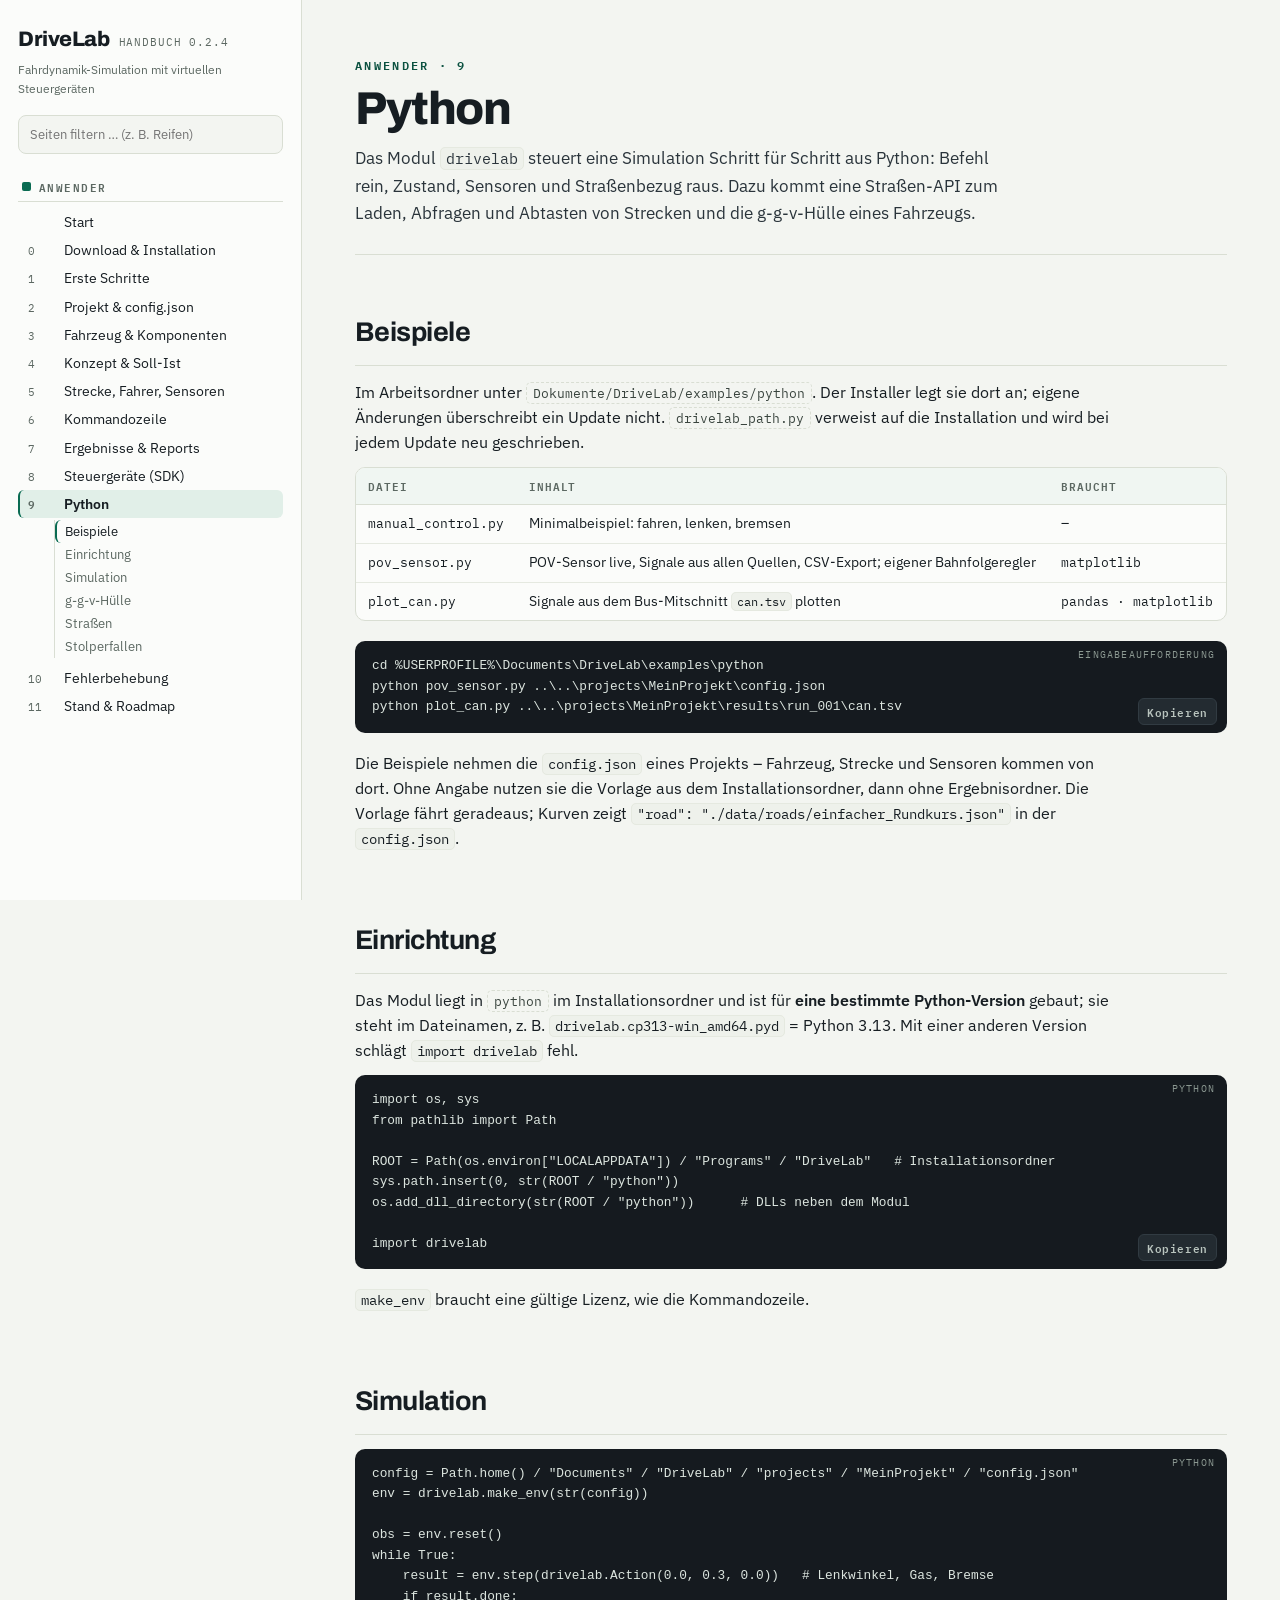
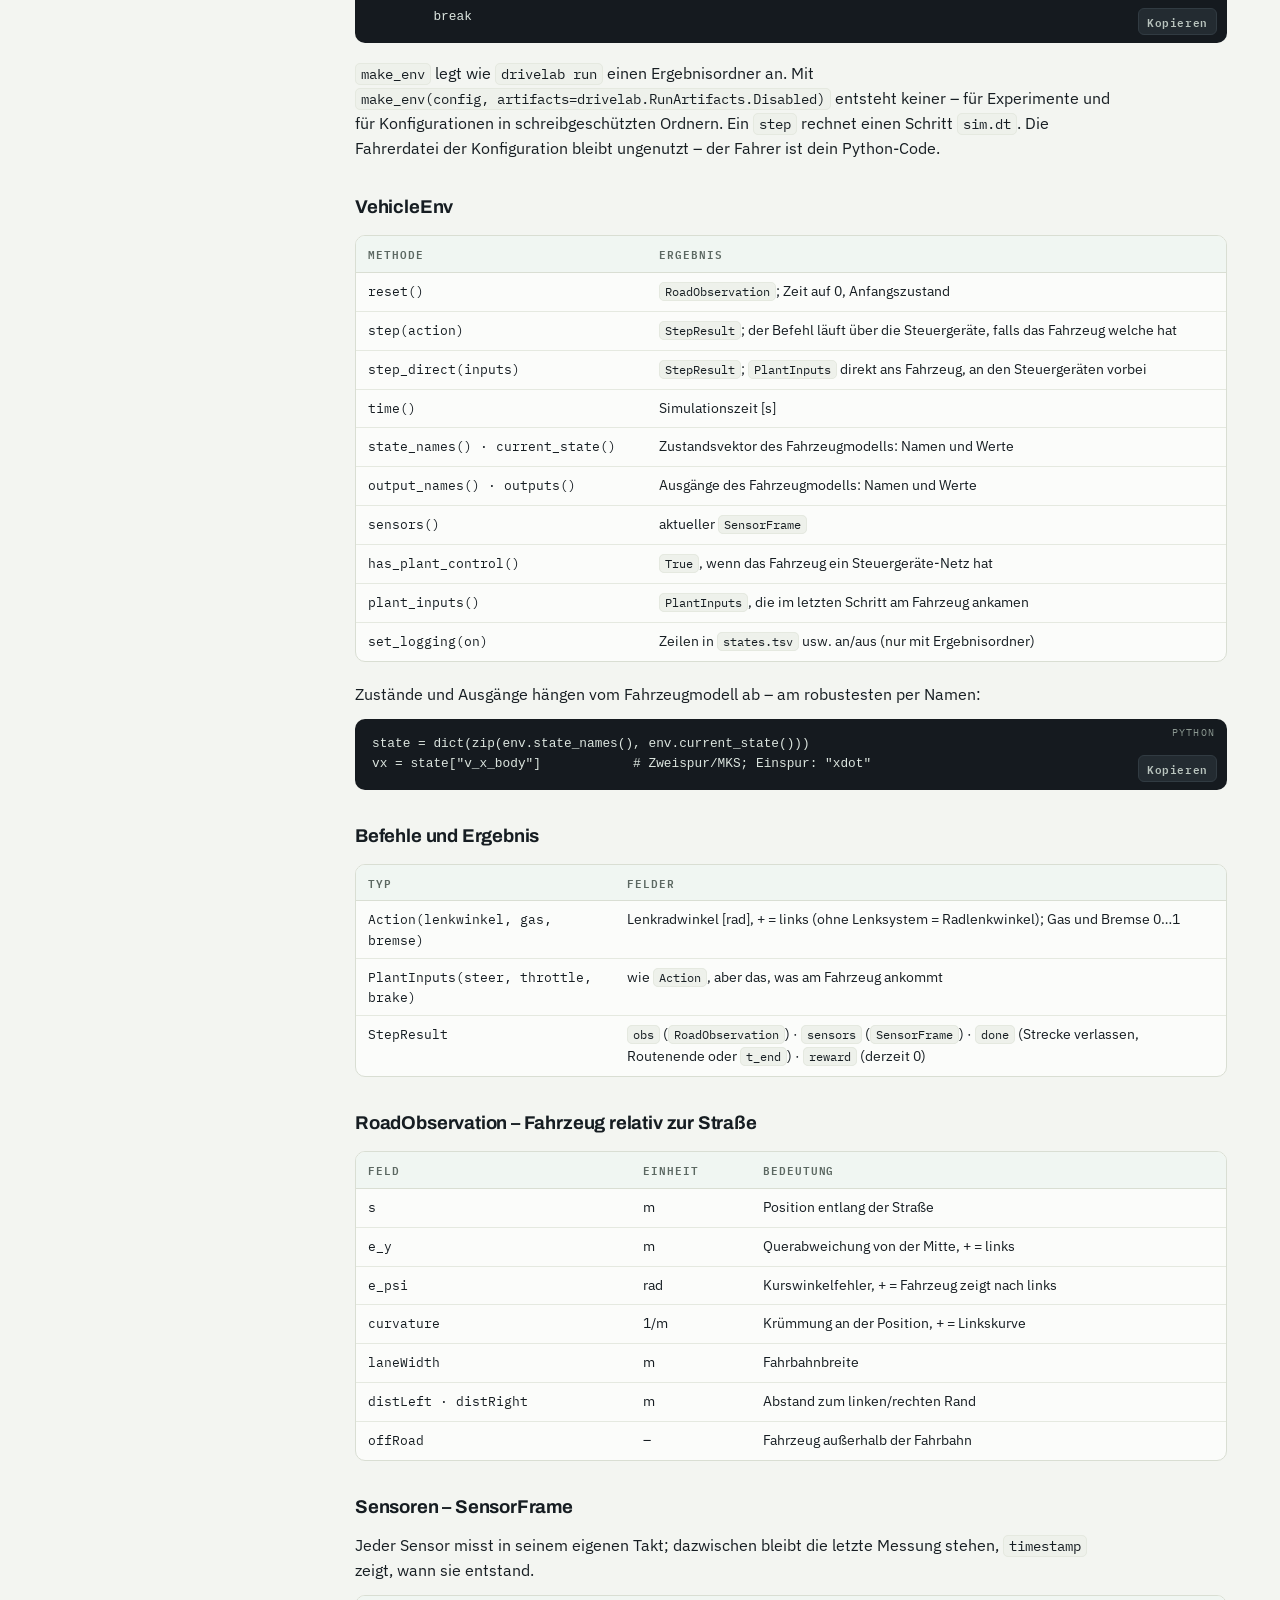
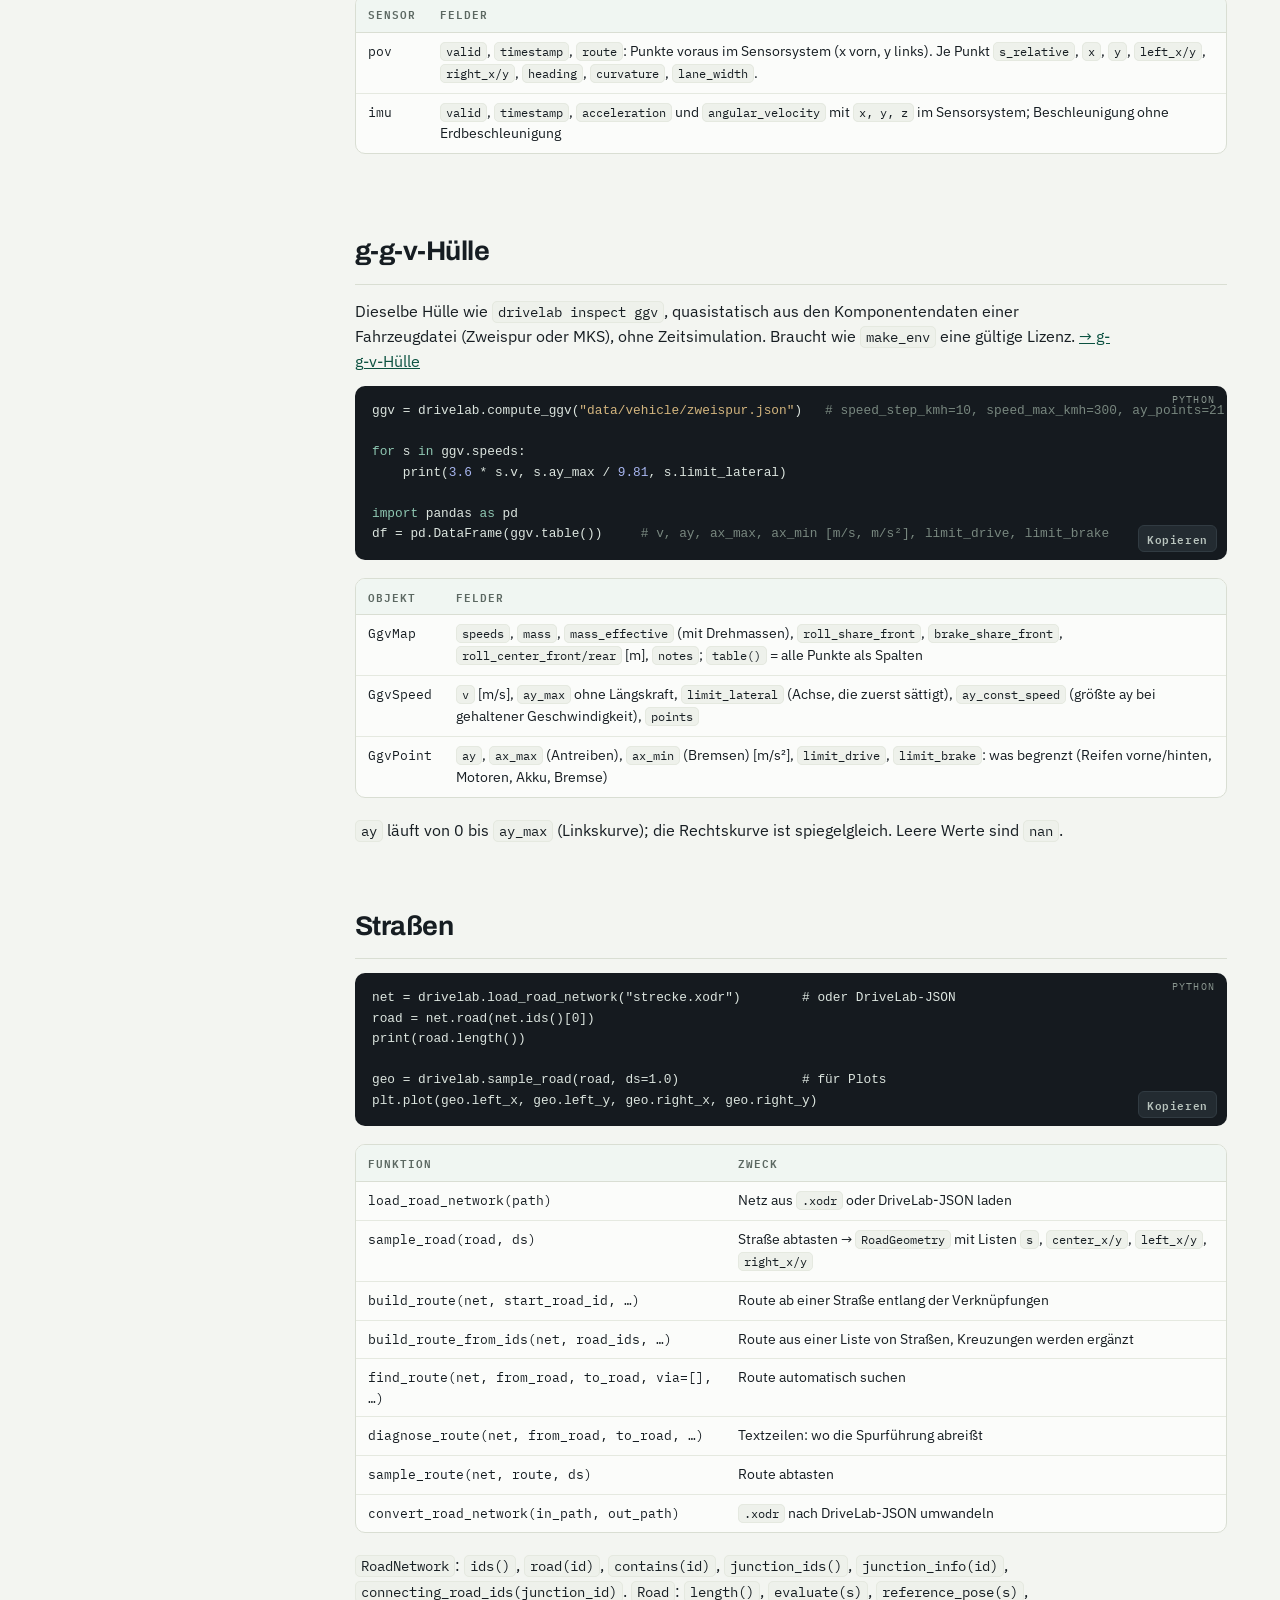
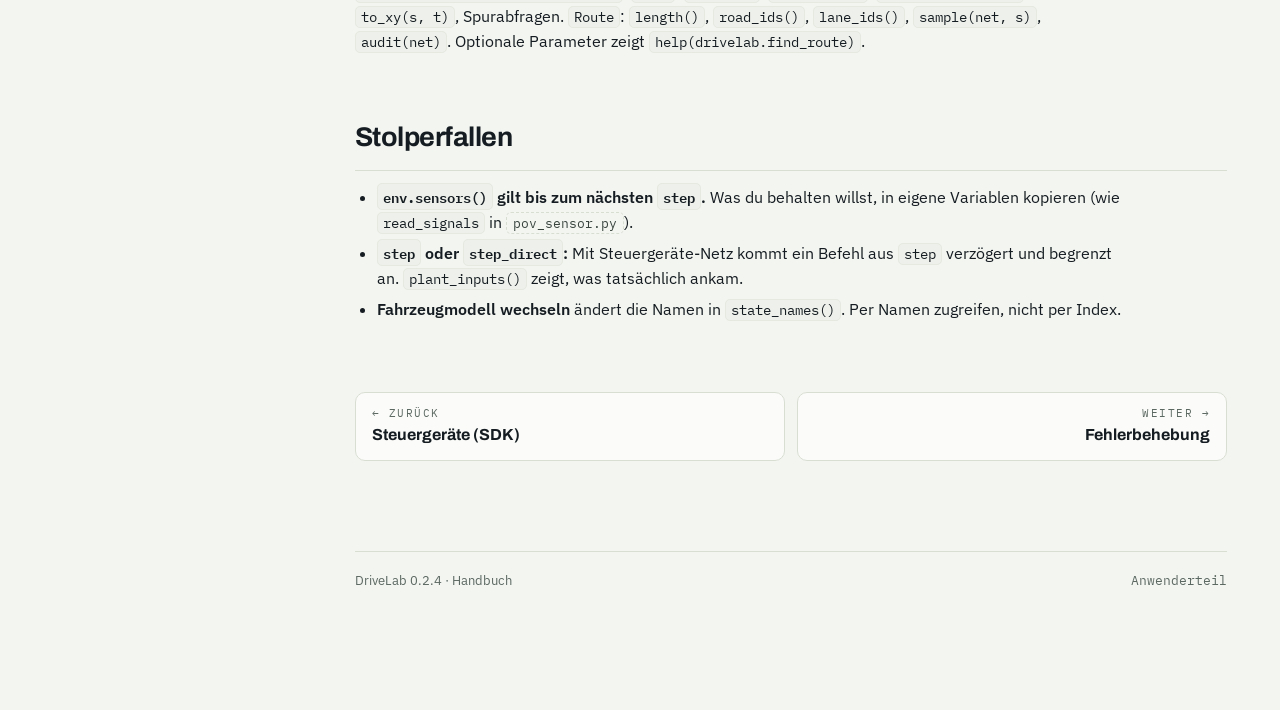
<file: docs/python.html>
<!doctype html>
<html lang="de">
<head>
<meta charset="utf-8">
<meta name="viewport" content="width=device-width, initial-scale=1">
<title>Python · DriveLab</title>
<link rel="stylesheet" href="assets/style.css">
</head>
<body data-page="python.html" data-root="" data-track="user">
<div class="shell">
<aside class="side" id="side"></aside>
<main class="main"><div class="page">

<header class="page-head">
  <span class="k">Anwender · 9</span>
  <h1>Python</h1>
  <p class="lede">Das Modul <code>drivelab</code> steuert eine Simulation Schritt für Schritt aus Python: Befehl rein, Zustand, Sensoren und Straßenbezug raus. Dazu kommt eine Straßen-API zum Laden, Abfragen und Abtasten von Strecken und die g-g-v-Hülle eines Fahrzeugs.</p>
</header>
<section class="chap" id="beispiele">
  <div class="chap-head"><h2>Beispiele</h2></div>
  <p>Im Arbeitsordner unter <span class="file">Dokumente/DriveLab/examples/python</span>. Der Installer legt sie dort an; eigene Änderungen überschreibt ein Update nicht.
  <span class="file">drivelab_path.py</span> verweist auf die Installation und wird bei jedem Update neu geschrieben.</p>
  <div class="tbl-wrap"><table>
    <thead><tr><th>Datei</th><th>Inhalt</th><th>braucht</th></tr></thead>
    <tbody>
      <tr><td class="mono">manual_control.py</td><td>Minimalbeispiel: fahren, lenken, bremsen</td><td>–</td></tr>
      <tr><td class="mono">pov_sensor.py</td><td>POV-Sensor live, Signale aus allen Quellen, CSV-Export; eigener Bahnfolgeregler</td><td class="mono">matplotlib</td></tr>
      <tr><td class="mono">plot_can.py</td><td>Signale aus dem Bus-Mitschnitt <code>can.tsv</code> plotten</td><td class="mono">pandas · matplotlib</td></tr>
    </tbody>
  </table></div>
  <div class="code"><span class="lbl">Eingabeaufforderung</span><pre>cd %USERPROFILE%\Documents\DriveLab\examples\python
python pov_sensor.py ..\..\projects\MeinProjekt\config.json
python plot_can.py ..\..\projects\MeinProjekt\results\run_001\can.tsv</pre></div>
  <p>Die Beispiele nehmen die <code>config.json</code> eines Projekts – Fahrzeug, Strecke und Sensoren kommen von dort. Ohne Angabe nutzen sie die Vorlage aus
  dem Installationsordner, dann ohne Ergebnisordner. Die Vorlage fährt geradeaus; Kurven zeigt
  <code>"road": "./data/roads/einfacher_Rundkurs.json"</code> in der <code>config.json</code>.</p>
</section>

<section class="chap" id="einrichtung">
  <div class="chap-head"><h2>Einrichtung</h2></div>
  <p>Das Modul liegt in <span class="file">python</span> im Installationsordner und ist für <strong>eine bestimmte Python-Version</strong> gebaut; sie steht im Dateinamen,
  z. B. <code>drivelab.cp313-win_amd64.pyd</code> = Python 3.13. Mit einer anderen Version schlägt <code>import drivelab</code> fehl.</p>
  <div class="code"><span class="lbl">Python</span><pre>import os, sys
from pathlib import Path

ROOT = Path(os.environ[&quot;LOCALAPPDATA&quot;]) / &quot;Programs&quot; / &quot;DriveLab&quot;   # Installationsordner
sys.path.insert(0, str(ROOT / &quot;python&quot;))
os.add_dll_directory(str(ROOT / &quot;python&quot;))      # DLLs neben dem Modul

import drivelab</pre></div>
  <p><code>make_env</code> braucht eine gültige Lizenz, wie die Kommandozeile.</p>
</section>

<section class="chap" id="simulation">
  <div class="chap-head"><h2>Simulation</h2></div>
  <div class="code"><span class="lbl">Python</span><pre>config = Path.home() / &quot;Documents&quot; / &quot;DriveLab&quot; / &quot;projects&quot; / &quot;MeinProjekt&quot; / &quot;config.json&quot;
env = drivelab.make_env(str(config))

obs = env.reset()
while True:
    result = env.step(drivelab.Action(0.0, 0.3, 0.0))   # Lenkwinkel, Gas, Bremse
    if result.done:
        break</pre></div>
  <p><code>make_env</code> legt wie <code>drivelab run</code> einen Ergebnisordner an. Mit
  <code>make_env(config, artifacts=drivelab.RunArtifacts.Disabled)</code> entsteht keiner – für Experimente und für Konfigurationen in schreibgeschützten Ordnern.
  Ein <code>step</code> rechnet einen Schritt <code>sim.dt</code>. Die Fahrerdatei der Konfiguration bleibt ungenutzt – der Fahrer ist dein Python-Code.</p>

  <h3 class="sub">VehicleEnv</h3>
  <div class="tbl-wrap"><table>
    <thead><tr><th>Methode</th><th>Ergebnis</th></tr></thead>
    <tbody>
      <tr><td class="mono">reset()</td><td><code>RoadObservation</code>; Zeit auf 0, Anfangszustand</td></tr>
      <tr><td class="mono">step(action)</td><td><code>StepResult</code>; der Befehl läuft über die Steuergeräte, falls das Fahrzeug welche hat</td></tr>
      <tr><td class="mono">step_direct(inputs)</td><td><code>StepResult</code>; <code>PlantInputs</code> direkt ans Fahrzeug, an den Steuergeräten vorbei</td></tr>
      <tr><td class="mono">time()</td><td>Simulationszeit [s]</td></tr>
      <tr><td class="mono">state_names() · current_state()</td><td>Zustandsvektor des Fahrzeugmodells: Namen und Werte</td></tr>
      <tr><td class="mono">output_names() · outputs()</td><td>Ausgänge des Fahrzeugmodells: Namen und Werte</td></tr>
      <tr><td class="mono">sensors()</td><td>aktueller <code>SensorFrame</code></td></tr>
      <tr><td class="mono">has_plant_control()</td><td><code>True</code>, wenn das Fahrzeug ein Steuergeräte-Netz hat</td></tr>
      <tr><td class="mono">plant_inputs()</td><td><code>PlantInputs</code>, die im letzten Schritt am Fahrzeug ankamen</td></tr>
      <tr><td class="mono">set_logging(on)</td><td>Zeilen in <code>states.tsv</code> usw. an/aus (nur mit Ergebnisordner)</td></tr>
    </tbody>
  </table></div>
  <p>Zustände und Ausgänge hängen vom Fahrzeugmodell ab – am robustesten per Namen:</p>
  <div class="code"><span class="lbl">Python</span><pre>state = dict(zip(env.state_names(), env.current_state()))
vx = state[&quot;v_x_body&quot;]            # Zweispur/MKS; Einspur: &quot;xdot&quot;</pre></div>

  <h3 class="sub">Befehle und Ergebnis</h3>
  <div class="tbl-wrap"><table>
    <thead><tr><th>Typ</th><th>Felder</th></tr></thead>
    <tbody>
      <tr><td class="mono">Action(lenkwinkel, gas, bremse)</td><td>Lenkradwinkel [rad], + = links (ohne Lenksystem = Radlenkwinkel); Gas und Bremse 0…1</td></tr>
      <tr><td class="mono">PlantInputs(steer, throttle, brake)</td><td>wie <code>Action</code>, aber das, was am Fahrzeug ankommt</td></tr>
      <tr><td class="mono">StepResult</td><td><code>obs</code> (<code>RoadObservation</code>) · <code>sensors</code> (<code>SensorFrame</code>) · <code>done</code> (Strecke verlassen, Routenende oder <code>t_end</code>) · <code>reward</code> (derzeit 0)</td></tr>
    </tbody>
  </table></div>

  <h3 class="sub">RoadObservation – Fahrzeug relativ zur Straße</h3>
  <div class="tbl-wrap"><table>
    <thead><tr><th>Feld</th><th>Einheit</th><th>Bedeutung</th></tr></thead>
    <tbody>
      <tr><td class="mono">s</td><td>m</td><td>Position entlang der Straße</td></tr>
      <tr><td class="mono">e_y</td><td>m</td><td>Querabweichung von der Mitte, + = links</td></tr>
      <tr><td class="mono">e_psi</td><td>rad</td><td>Kurswinkelfehler, + = Fahrzeug zeigt nach links</td></tr>
      <tr><td class="mono">curvature</td><td>1/m</td><td>Krümmung an der Position, + = Linkskurve</td></tr>
      <tr><td class="mono">laneWidth</td><td>m</td><td>Fahrbahnbreite</td></tr>
      <tr><td class="mono">distLeft · distRight</td><td>m</td><td>Abstand zum linken/rechten Rand</td></tr>
      <tr><td class="mono">offRoad</td><td>–</td><td>Fahrzeug außerhalb der Fahrbahn</td></tr>
    </tbody>
  </table></div>

  <h3 class="sub">Sensoren – SensorFrame</h3>
  <p>Jeder Sensor misst in seinem eigenen Takt; dazwischen bleibt die letzte Messung stehen, <code>timestamp</code> zeigt, wann sie entstand.</p>
  <div class="tbl-wrap"><table>
    <thead><tr><th>Sensor</th><th>Felder</th></tr></thead>
    <tbody>
      <tr><td class="mono">pov</td><td><code>valid</code>, <code>timestamp</code>, <code>route</code>: Punkte voraus im Sensorsystem (x vorn, y links). Je Punkt <code>s_relative</code>, <code>x</code>, <code>y</code>, <code>left_x/y</code>, <code>right_x/y</code>, <code>heading</code>, <code>curvature</code>, <code>lane_width</code>.</td></tr>
      <tr><td class="mono">imu</td><td><code>valid</code>, <code>timestamp</code>, <code>acceleration</code> und <code>angular_velocity</code> mit <code>x, y, z</code> im Sensorsystem; Beschleunigung ohne Erdbeschleunigung</td></tr>
    </tbody>
  </table></div>
</section>

<section class="chap" id="ggv">
  <div class="chap-head"><h2>g-g-v-Hülle</h2></div>
  <p>Dieselbe Hülle wie <code>drivelab inspect ggv</code>, quasistatisch aus den Komponentendaten einer Fahrzeugdatei (Zweispur oder MKS), ohne Zeitsimulation.
  Braucht wie <code>make_env</code> eine gültige Lizenz. <a href="ergebnisse.html#ggv">→ g-g-v-Hülle</a></p>
  <div class="code"><span class="lbl">Python</span><pre>ggv = drivelab.compute_ggv(<span class="s">"data/vehicle/zweispur.json"</span>)   <span class="c"># speed_step_kmh=10, speed_max_kmh=300, ay_points=21</span>

<span class="k">for</span> s <span class="k">in</span> ggv.speeds:
    print(<span class="n">3.6</span> * s.v, s.ay_max / <span class="n">9.81</span>, s.limit_lateral)

<span class="k">import</span> pandas <span class="k">as</span> pd
df = pd.DataFrame(ggv.table())     <span class="c"># v, ay, ax_max, ax_min [m/s, m/s²], limit_drive, limit_brake</span></pre></div>
  <div class="tbl-wrap"><table>
    <thead><tr><th>Objekt</th><th>Felder</th></tr></thead>
    <tbody>
      <tr><td class="mono">GgvMap</td><td><code>speeds</code>, <code>mass</code>, <code>mass_effective</code> (mit Drehmassen), <code>roll_share_front</code>, <code>brake_share_front</code>, <code>roll_center_front/rear</code> [m], <code>notes</code>; <code>table()</code> = alle Punkte als Spalten</td></tr>
      <tr><td class="mono">GgvSpeed</td><td><code>v</code> [m/s], <code>ay_max</code> ohne Längskraft, <code>limit_lateral</code> (Achse, die zuerst sättigt), <code>ay_const_speed</code> (größte ay bei gehaltener Geschwindigkeit), <code>points</code></td></tr>
      <tr><td class="mono">GgvPoint</td><td><code>ay</code>, <code>ax_max</code> (Antreiben), <code>ax_min</code> (Bremsen) [m/s²], <code>limit_drive</code>, <code>limit_brake</code>: was begrenzt (Reifen vorne/hinten, Motoren, Akku, Bremse)</td></tr>
    </tbody>
  </table></div>
  <p class="tight"><code>ay</code> läuft von 0 bis <code>ay_max</code> (Linkskurve); die Rechtskurve ist spiegelgleich. Leere Werte sind <code>nan</code>.</p>
</section>

<section class="chap" id="strassen">
  <div class="chap-head"><h2>Straßen</h2></div>
  <div class="code"><span class="lbl">Python</span><pre>net = drivelab.load_road_network(&quot;strecke.xodr&quot;)        # oder DriveLab-JSON
road = net.road(net.ids()[0])
print(road.length())

geo = drivelab.sample_road(road, ds=1.0)                # für Plots
plt.plot(geo.left_x, geo.left_y, geo.right_x, geo.right_y)</pre></div>
  <div class="tbl-wrap"><table>
    <thead><tr><th>Funktion</th><th>Zweck</th></tr></thead>
    <tbody>
      <tr><td class="mono">load_road_network(path)</td><td>Netz aus <code>.xodr</code> oder DriveLab-JSON laden</td></tr>
      <tr><td class="mono">sample_road(road, ds)</td><td>Straße abtasten → <code>RoadGeometry</code> mit Listen <code>s</code>, <code>center_x/y</code>, <code>left_x/y</code>, <code>right_x/y</code></td></tr>
      <tr><td class="mono">build_route(net, start_road_id, …)</td><td>Route ab einer Straße entlang der Verknüpfungen</td></tr>
      <tr><td class="mono">build_route_from_ids(net, road_ids, …)</td><td>Route aus einer Liste von Straßen, Kreuzungen werden ergänzt</td></tr>
      <tr><td class="mono">find_route(net, from_road, to_road, via=[], …)</td><td>Route automatisch suchen</td></tr>
      <tr><td class="mono">diagnose_route(net, from_road, to_road, …)</td><td>Textzeilen: wo die Spurführung abreißt</td></tr>
      <tr><td class="mono">sample_route(net, route, ds)</td><td>Route abtasten</td></tr>
      <tr><td class="mono">convert_road_network(in_path, out_path)</td><td><code>.xodr</code> nach DriveLab-JSON umwandeln</td></tr>
    </tbody>
  </table></div>
  <p class="tight"><code>RoadNetwork</code>: <code>ids()</code>, <code>road(id)</code>, <code>contains(id)</code>, <code>junction_ids()</code>, <code>junction_info(id)</code>, <code>connecting_road_ids(junction_id)</code>.
  <code>Road</code>: <code>length()</code>, <code>evaluate(s)</code>, <code>reference_pose(s)</code>, <code>to_xy(s, t)</code>, Spurabfragen.
  <code>Route</code>: <code>length()</code>, <code>road_ids()</code>, <code>lane_ids()</code>, <code>sample(net, s)</code>, <code>audit(net)</code>.
  Optionale Parameter zeigt <code>help(drivelab.find_route)</code>.</p>
</section>

<section class="chap" id="fallen">
  <div class="chap-head"><h2>Stolperfallen</h2></div>
  <ul class="list">
    <li><strong><code>env.sensors()</code> gilt bis zum nächsten <code>step</code>.</strong> Was du behalten willst, in eigene Variablen kopieren (wie <code>read_signals</code> in <span class="file">pov_sensor.py</span>).</li>
    <li><strong><code>step</code> oder <code>step_direct</code>:</strong> Mit Steuergeräte-Netz kommt ein Befehl aus <code>step</code> verzögert und begrenzt an. <code>plant_inputs()</code> zeigt, was tatsächlich ankam.</li>
    <li><strong>Fahrzeugmodell wechseln</strong> ändert die Namen in <code>state_names()</code>. Per Namen zugreifen, nicht per Index.</li>
  </ul>
</section>

</div></main>
</div>
<script src="assets/site.js"></script>
</body>
</html>
</file>
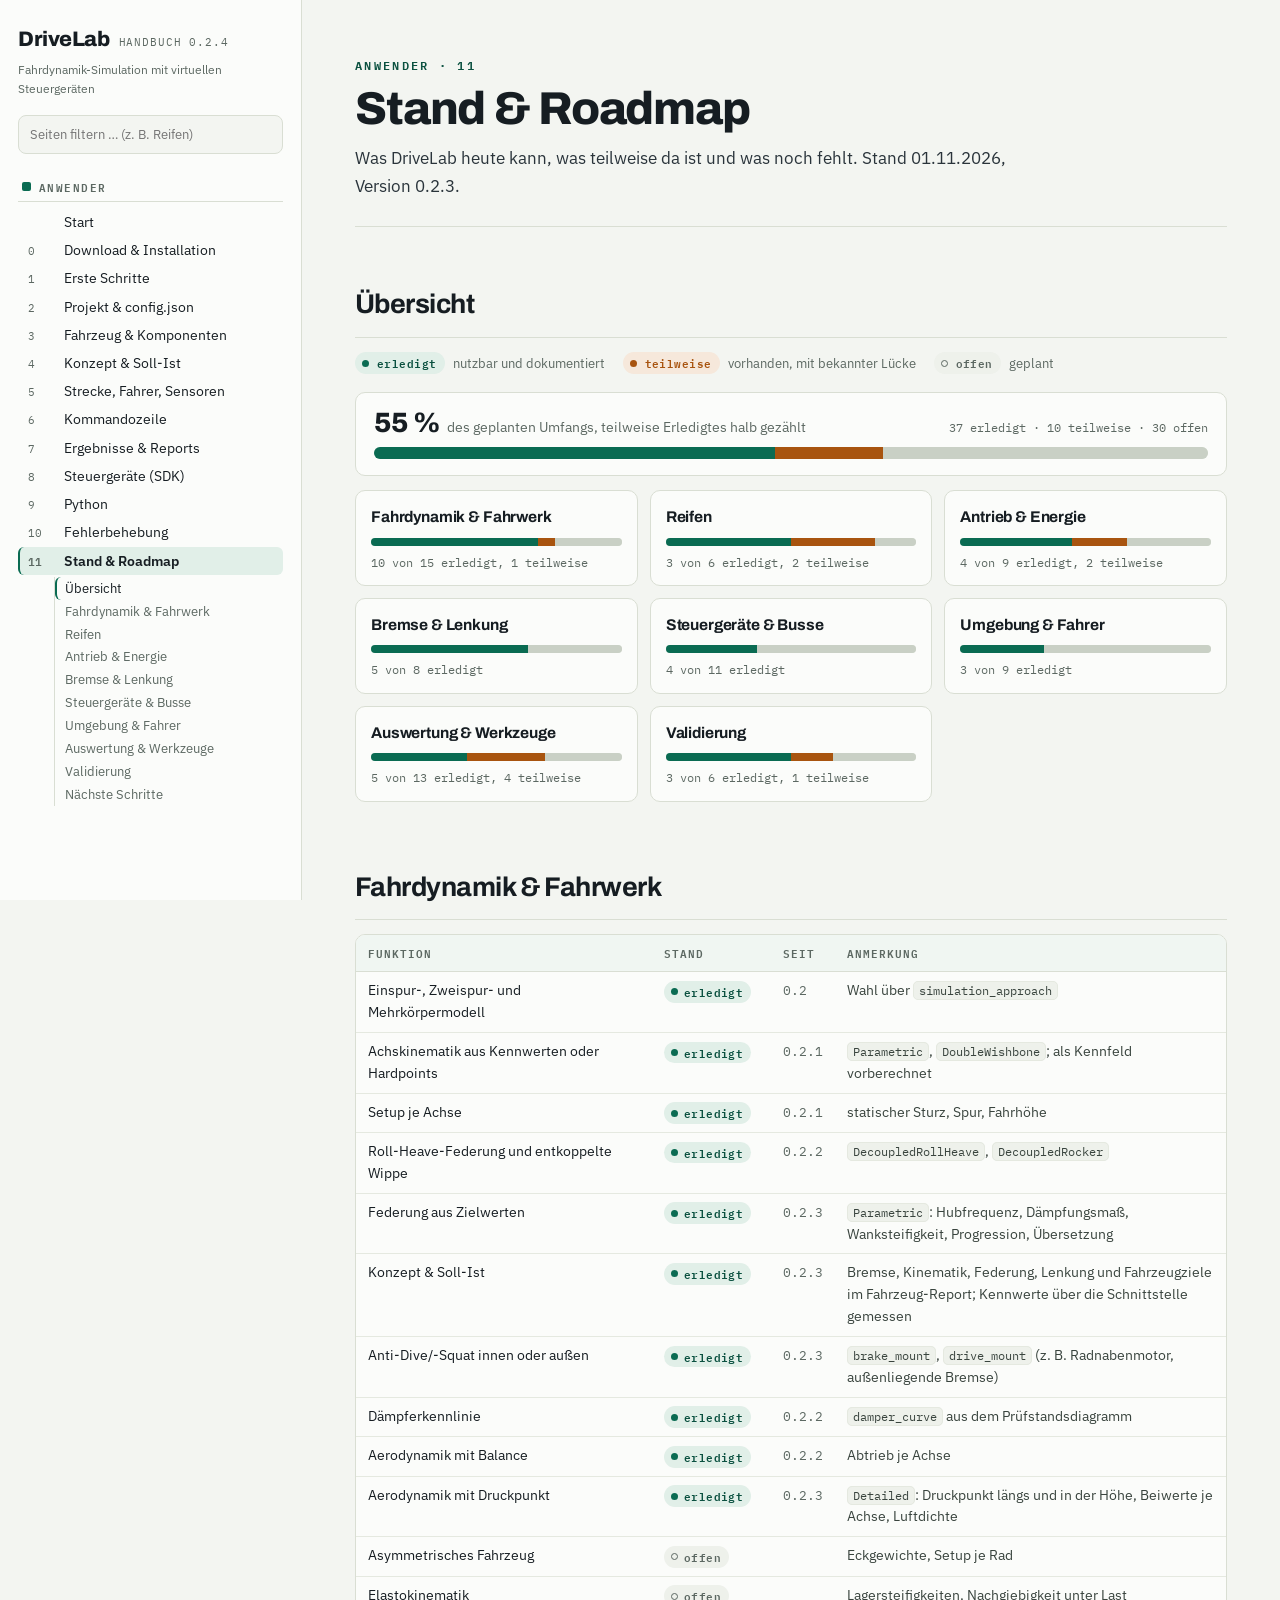
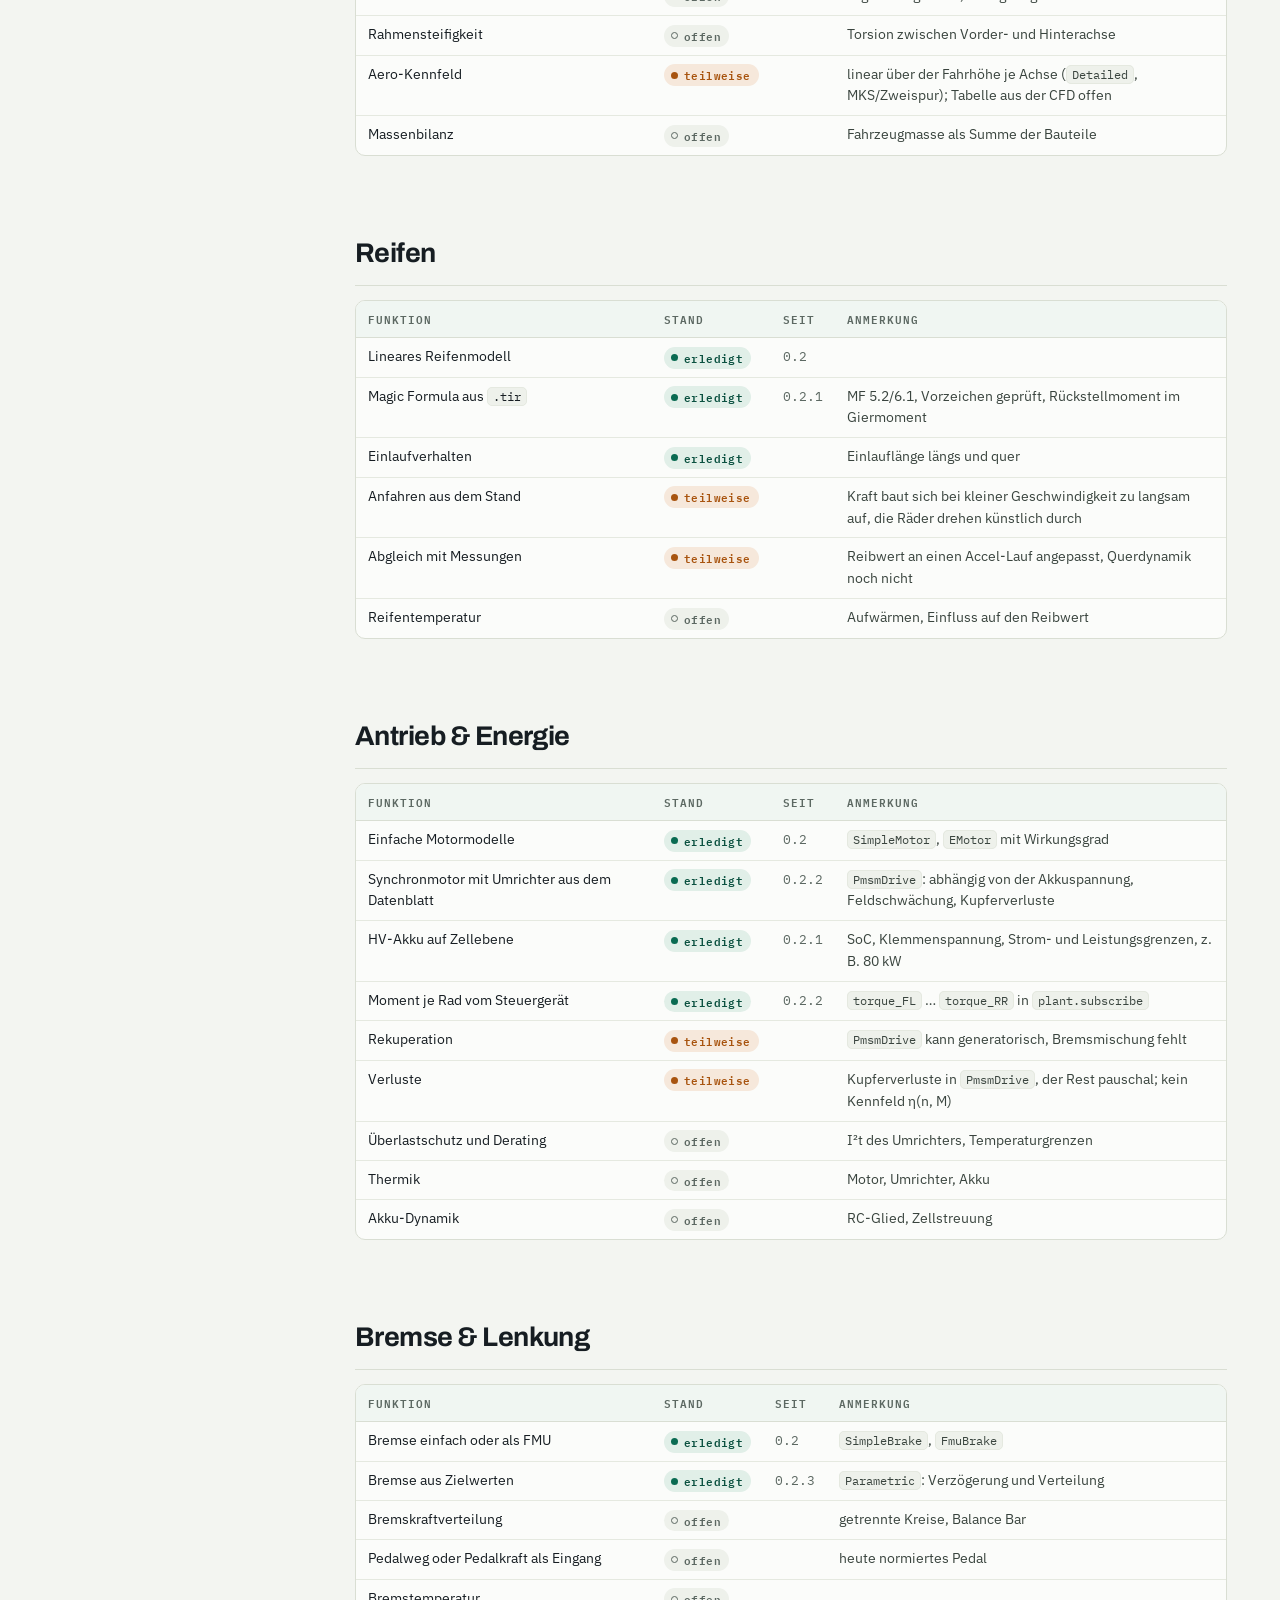
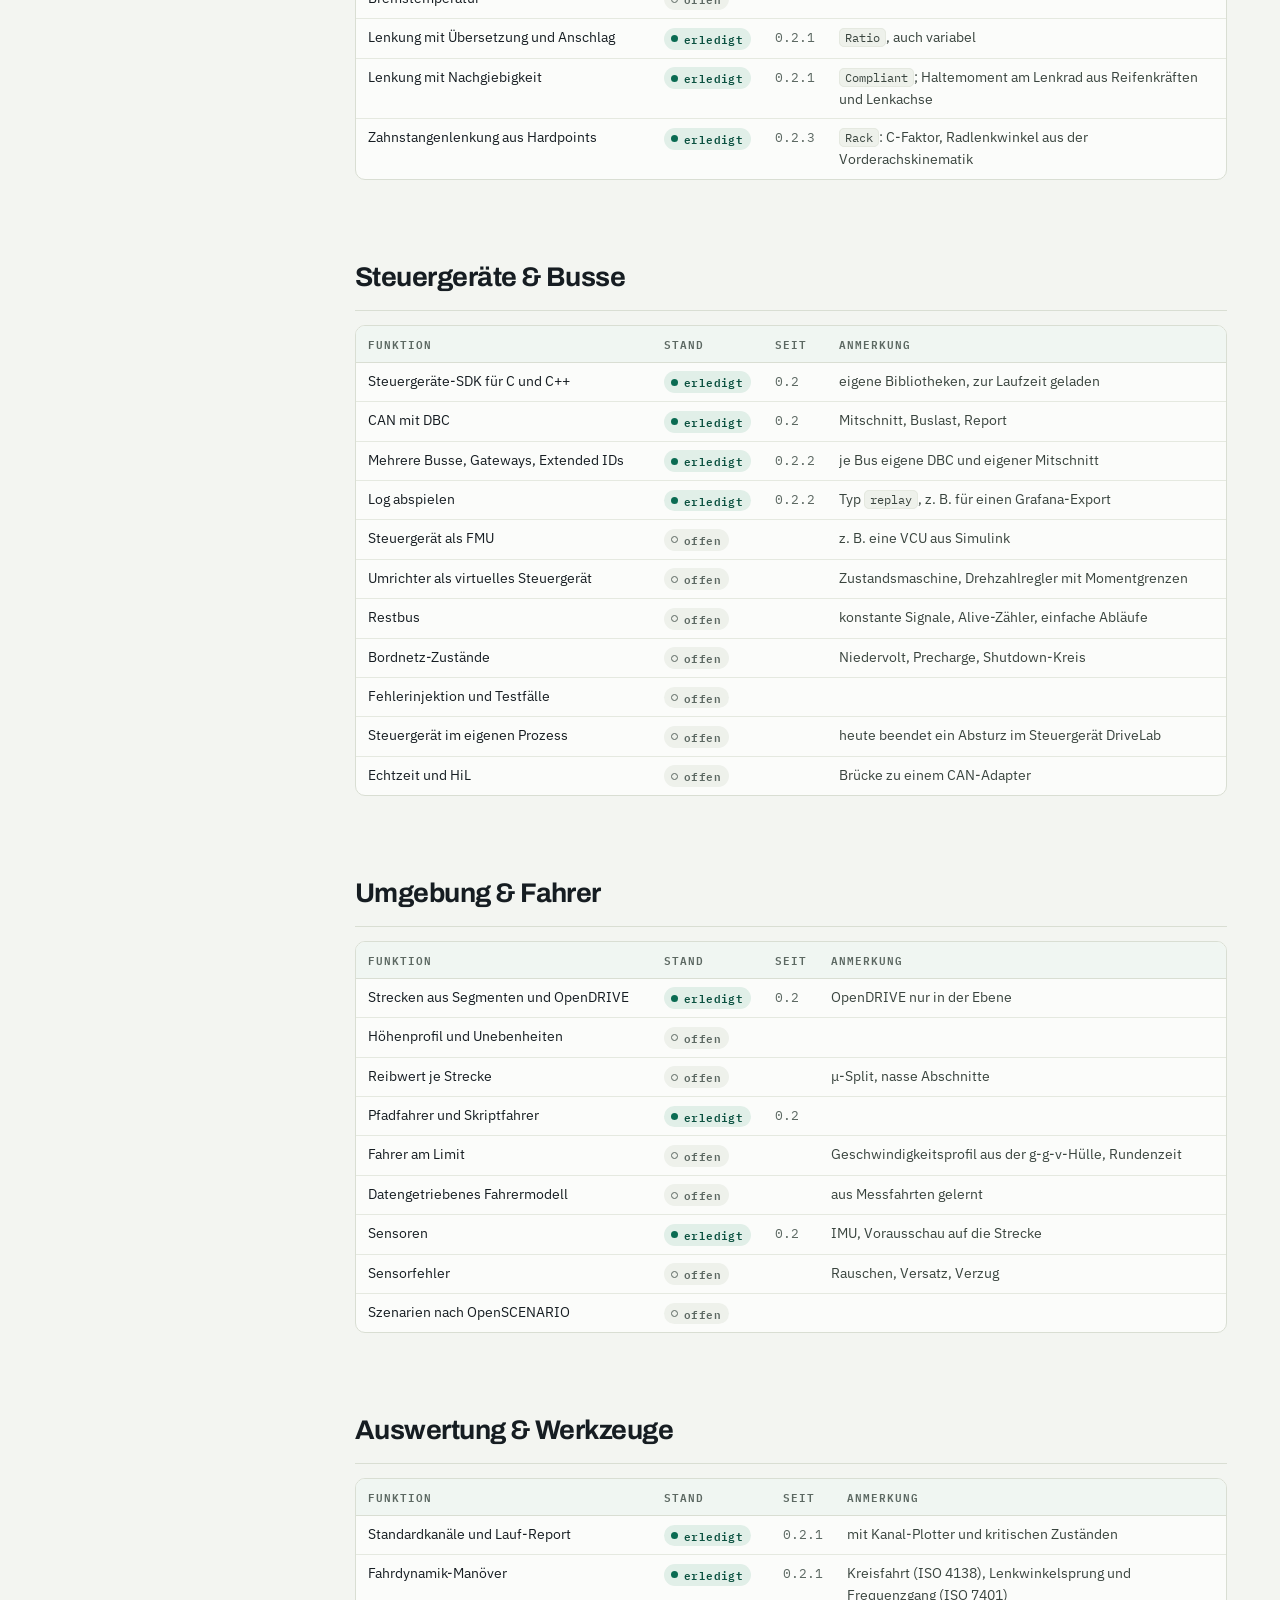
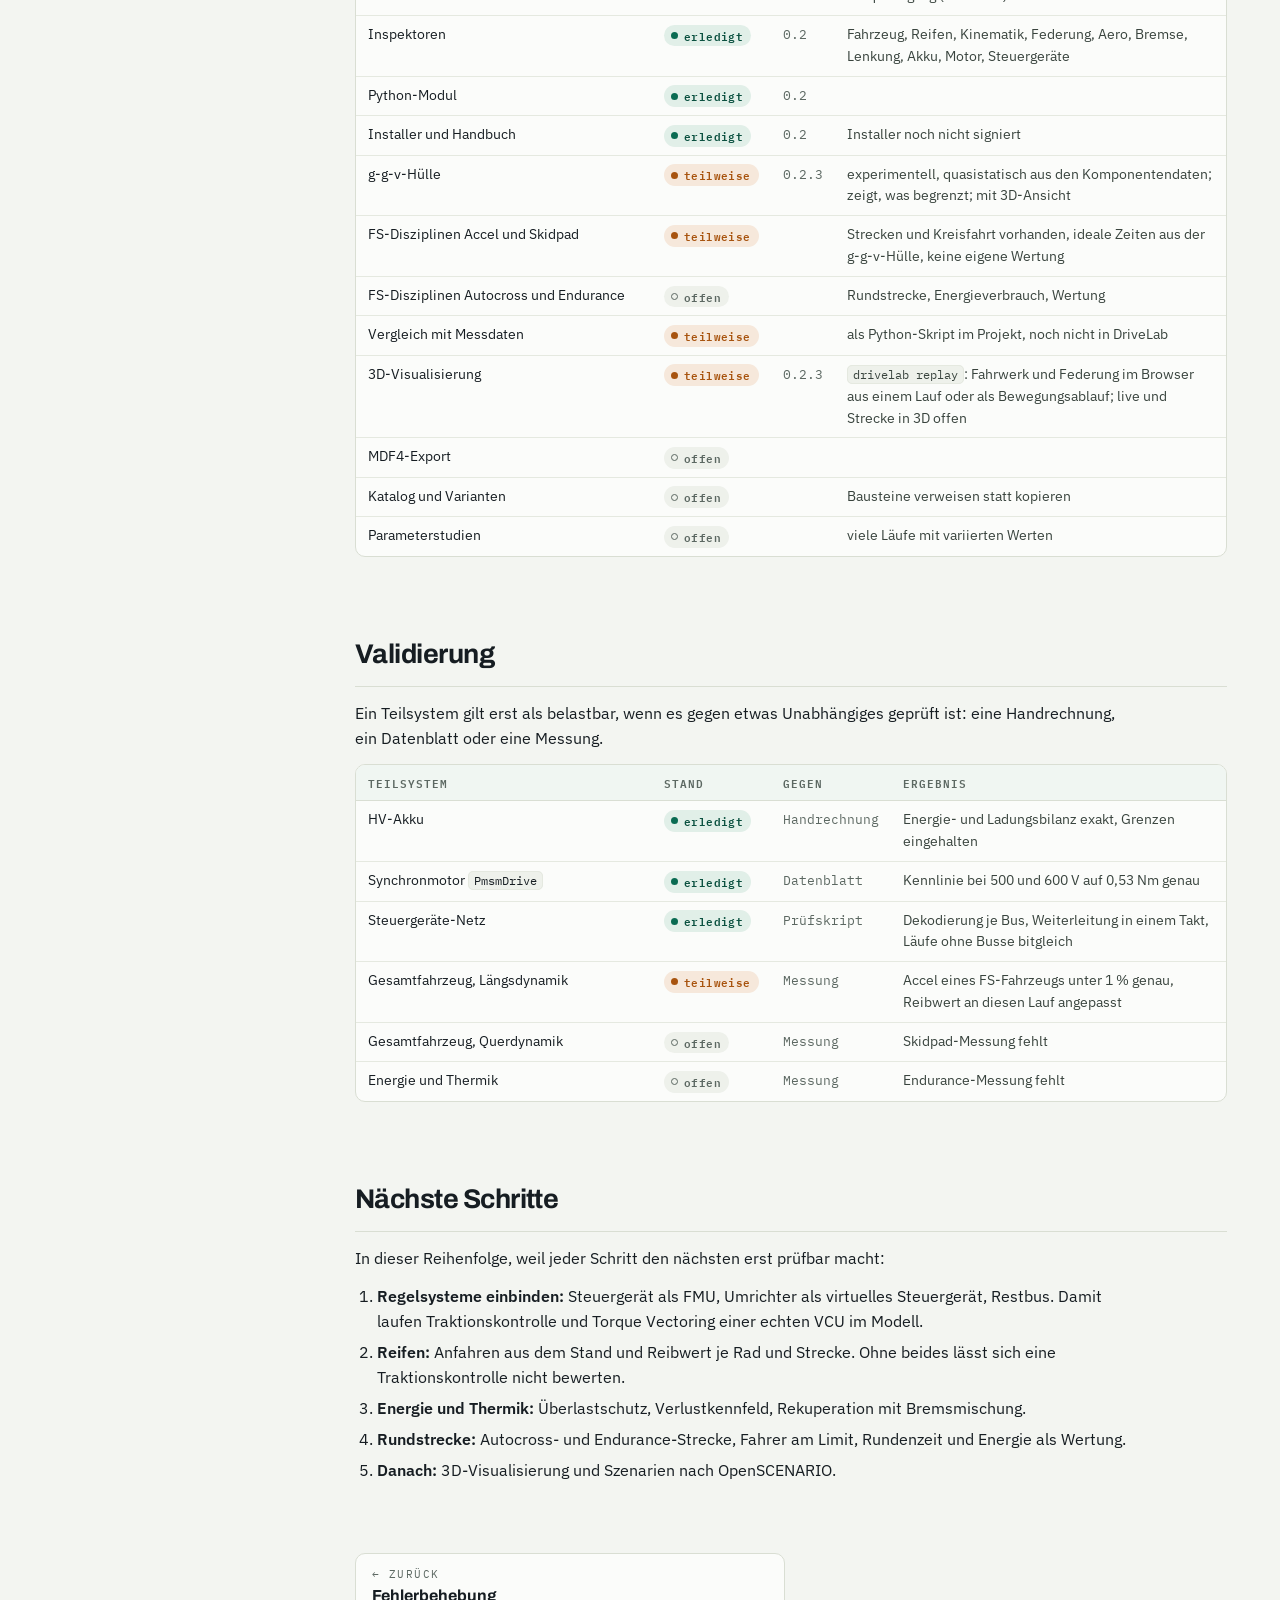
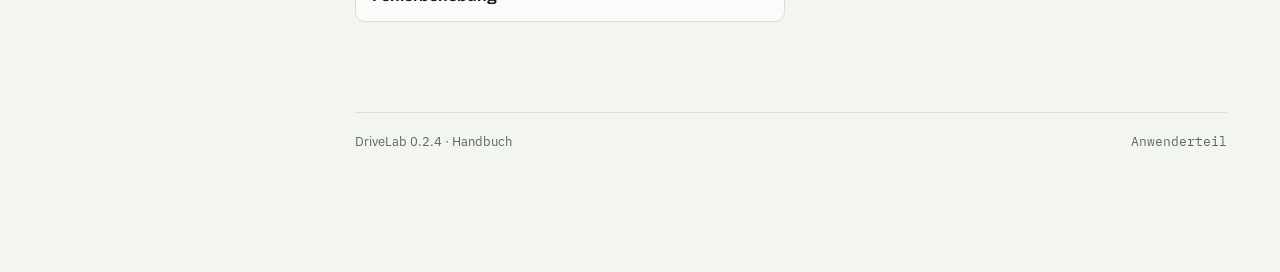
<file: docs/stand.html>
<!doctype html>
<html lang="de">
<head>
<meta charset="utf-8">
<meta name="viewport" content="width=device-width, initial-scale=1">
<title>Stand &amp; Roadmap · DriveLab</title>
<link rel="stylesheet" href="assets/style.css">
<!-- Pflege: Stand einer Zeile über data-status ändern (done, part, open). Übersicht und Zähler rechnet das Skript am Seitenende. -->
<style>
.st{display:inline-flex;align-items:center;gap:6px;font-family:"IBM Plex Mono",monospace;font-size:11px;font-weight:600;letter-spacing:.04em;padding:2px 8px 2px 7px;border-radius:999px;white-space:nowrap}
.st::before{content:"";width:7px;height:7px;border-radius:50%;flex:0 0 auto}
.st.done{background:var(--user-soft);color:var(--user-deep)}
.st.done::before{background:var(--user)}
.st.part{background:var(--warn-soft);color:var(--warn)}
.st.part::before{background:var(--warn)}
.st.open{background:var(--panel-2);color:var(--muted)}
.st.open::before{background:transparent;border:1.5px solid var(--muted);width:5px;height:5px}
.st-legend{display:flex;flex-wrap:wrap;gap:10px 18px;align-items:center;font-size:13px;color:var(--muted);margin:4px 0 18px}
.st-legend span{display:inline-flex;align-items:center;gap:8px}
.st-bar{display:flex;height:8px;border-radius:4px;overflow:hidden;background:var(--line-soft)}
.st-bar i{display:block;height:100%}
.st-bar i.done{background:var(--user)}
.st-bar i.part{background:var(--warn)}
.st-bar i.open{background:#C9D0C5}
.st-total{border:1px solid var(--line);border-radius:var(--radius);background:var(--panel);padding:16px 18px;margin:0 0 14px;display:grid;gap:10px}
.st-total .row{display:flex;flex-wrap:wrap;justify-content:space-between;align-items:baseline;gap:6px 18px}
.st-total .big{font-family:"Archivo",sans-serif;font-weight:800;font-size:28px;letter-spacing:-.02em;line-height:1}
.st-total .big small{font-family:"IBM Plex Sans",sans-serif;font-weight:400;font-size:14px;color:var(--muted);letter-spacing:0;margin-left:6px}
.st-total .counts{font-family:"IBM Plex Mono",monospace;font-size:12px;color:var(--muted);font-variant-numeric:tabular-nums}
.st-total .st-bar{height:12px;border-radius:6px}
.st-areas{display:grid;grid-template-columns:repeat(auto-fit,minmax(min(100%,220px),1fr));gap:12px;margin:0 0 8px}
.st-area{display:grid;gap:8px;border:1px solid var(--line);border-radius:var(--radius);background:var(--panel);padding:13px 15px;text-decoration:none;color:var(--ink)}
.st-area:hover{background:var(--panel-2)}
.st-area .t{font-family:"Archivo",sans-serif;font-weight:700;font-size:15.5px;letter-spacing:-.01em}
.st-area .n{font-family:"IBM Plex Mono",monospace;font-size:11.5px;color:var(--muted);font-variant-numeric:tabular-nums}
table.st-tbl td:nth-child(1){width:34%}
table.st-tbl td:nth-child(2){width:1%;white-space:nowrap}
table.st-tbl td:nth-child(3){width:1%;white-space:nowrap;font-family:"IBM Plex Mono",monospace;font-size:12.5px;color:var(--muted)}
table.st-tbl td:nth-child(4){color:#39443E}
</style>
</head>
<body data-page="stand.html" data-root="" data-track="user">
<div class="shell">
<aside class="side" id="side"></aside>
<main class="main"><div class="page">

<header class="page-head">
  <span class="k">Anwender · 11</span>
  <h1>Stand &amp; Roadmap</h1>
  <p class="lede">Was DriveLab heute kann, was teilweise da ist und was noch fehlt. Stand 01.11.2026, Version 0.2.3.</p>
</header>

<section class="chap" id="uebersicht">
  <div class="chap-head"><h2>Übersicht</h2></div>
  <div class="st-legend">
    <span><span class="st done">erledigt</span> nutzbar und dokumentiert</span>
    <span><span class="st part">teilweise</span> vorhanden, mit bekannter Lücke</span>
    <span><span class="st open">offen</span> geplant</span>
  </div>
  <div class="st-total" id="st-total"></div>
  <div class="st-areas" id="st-areas"></div>
</section>

<section class="chap" id="fahrdynamik" data-area>
  <div class="chap-head"><h2>Fahrdynamik &amp; Fahrwerk</h2></div>
  <div class="tbl-wrap"><table class="st-tbl">
    <thead><tr><th>Funktion</th><th>Stand</th><th>seit</th><th>Anmerkung</th></tr></thead>
    <tbody>
      <tr data-status="done"><td>Einspur-, Zweispur- und Mehrkörpermodell</td><td class="st-cell"></td><td>0.2</td><td>Wahl über <code>simulation_approach</code></td></tr>
      <tr data-status="done"><td>Achskinematik aus Kennwerten oder Hardpoints</td><td class="st-cell"></td><td>0.2.1</td><td><code>Parametric</code>, <code>DoubleWishbone</code>; als Kennfeld vorberechnet</td></tr>
      <tr data-status="done"><td>Setup je Achse</td><td class="st-cell"></td><td>0.2.1</td><td>statischer Sturz, Spur, Fahrhöhe</td></tr>
      <tr data-status="done"><td>Roll-Heave-Federung und entkoppelte Wippe</td><td class="st-cell"></td><td>0.2.2</td><td><code>DecoupledRollHeave</code>, <code>DecoupledRocker</code></td></tr>
      <tr data-status="done"><td>Federung aus Zielwerten</td><td class="st-cell"></td><td>0.2.3</td><td><code>Parametric</code>: Hubfrequenz, Dämpfungsmaß, Wanksteifigkeit, Progression, Übersetzung</td></tr>
      <tr data-status="done"><td>Konzept &amp; Soll-Ist</td><td class="st-cell"></td><td>0.2.3</td><td>Bremse, Kinematik, Federung, Lenkung und Fahrzeugziele im Fahrzeug-Report; Kennwerte über die Schnittstelle gemessen</td></tr>
      <tr data-status="done"><td>Anti-Dive/-Squat innen oder außen</td><td class="st-cell"></td><td>0.2.3</td><td><code>brake_mount</code>, <code>drive_mount</code> (z. B. Radnabenmotor, außenliegende Bremse)</td></tr>
      <tr data-status="done"><td>Dämpferkennlinie</td><td class="st-cell"></td><td>0.2.2</td><td><code>damper_curve</code> aus dem Prüfstandsdiagramm</td></tr>
      <tr data-status="done"><td>Aerodynamik mit Balance</td><td class="st-cell"></td><td>0.2.2</td><td>Abtrieb je Achse</td></tr>
      <tr data-status="done"><td>Aerodynamik mit Druckpunkt</td><td class="st-cell"></td><td>0.2.3</td><td><code>Detailed</code>: Druckpunkt längs und in der Höhe, Beiwerte je Achse, Luftdichte</td></tr>
      <tr data-status="open"><td>Asymmetrisches Fahrzeug</td><td class="st-cell"></td><td></td><td>Eckgewichte, Setup je Rad</td></tr>
      <tr data-status="open"><td>Elastokinematik</td><td class="st-cell"></td><td></td><td>Lagersteifigkeiten, Nachgiebigkeit unter Last</td></tr>
      <tr data-status="open"><td>Rahmensteifigkeit</td><td class="st-cell"></td><td></td><td>Torsion zwischen Vorder- und Hinterachse</td></tr>
      <tr data-status="part"><td>Aero-Kennfeld</td><td class="st-cell"></td><td></td><td>linear über der Fahrhöhe je Achse (<code>Detailed</code>, MKS/Zweispur); Tabelle aus der CFD offen</td></tr>
      <tr data-status="open"><td>Massenbilanz</td><td class="st-cell"></td><td></td><td>Fahrzeugmasse als Summe der Bauteile</td></tr>
    </tbody>
  </table></div>
</section>

<section class="chap" id="reifen" data-area>
  <div class="chap-head"><h2>Reifen</h2></div>
  <div class="tbl-wrap"><table class="st-tbl">
    <thead><tr><th>Funktion</th><th>Stand</th><th>seit</th><th>Anmerkung</th></tr></thead>
    <tbody>
      <tr data-status="done"><td>Lineares Reifenmodell</td><td class="st-cell"></td><td>0.2</td><td></td></tr>
      <tr data-status="done"><td>Magic Formula aus <code>.tir</code></td><td class="st-cell"></td><td>0.2.1</td><td>MF 5.2/6.1, Vorzeichen geprüft, Rückstellmoment im Giermoment</td></tr>
      <tr data-status="done"><td>Einlaufverhalten</td><td class="st-cell"></td><td></td><td>Einlauflänge längs und quer</td></tr>
      <tr data-status="part"><td>Anfahren aus dem Stand</td><td class="st-cell"></td><td></td><td>Kraft baut sich bei kleiner Geschwindigkeit zu langsam auf, die Räder drehen künstlich durch</td></tr>
      <tr data-status="part"><td>Abgleich mit Messungen</td><td class="st-cell"></td><td></td><td>Reibwert an einen Accel-Lauf angepasst, Querdynamik noch nicht</td></tr>
      <tr data-status="open"><td>Reifentemperatur</td><td class="st-cell"></td><td></td><td>Aufwärmen, Einfluss auf den Reibwert</td></tr>
    </tbody>
  </table></div>
</section>

<section class="chap" id="antrieb" data-area>
  <div class="chap-head"><h2>Antrieb &amp; Energie</h2></div>
  <div class="tbl-wrap"><table class="st-tbl">
    <thead><tr><th>Funktion</th><th>Stand</th><th>seit</th><th>Anmerkung</th></tr></thead>
    <tbody>
      <tr data-status="done"><td>Einfache Motormodelle</td><td class="st-cell"></td><td>0.2</td><td><code>SimpleMotor</code>, <code>EMotor</code> mit Wirkungsgrad</td></tr>
      <tr data-status="done"><td>Synchronmotor mit Umrichter aus dem Datenblatt</td><td class="st-cell"></td><td>0.2.2</td><td><code>PmsmDrive</code>: abhängig von der Akkuspannung, Feldschwächung, Kupferverluste</td></tr>
      <tr data-status="done"><td>HV-Akku auf Zellebene</td><td class="st-cell"></td><td>0.2.1</td><td>SoC, Klemmenspannung, Strom- und Leistungsgrenzen, z. B. 80 kW</td></tr>
      <tr data-status="done"><td>Moment je Rad vom Steuergerät</td><td class="st-cell"></td><td>0.2.2</td><td><code>torque_FL</code> … <code>torque_RR</code> in <code>plant.subscribe</code></td></tr>
      <tr data-status="part"><td>Rekuperation</td><td class="st-cell"></td><td></td><td><code>PmsmDrive</code> kann generatorisch, Bremsmischung fehlt</td></tr>
      <tr data-status="part"><td>Verluste</td><td class="st-cell"></td><td></td><td>Kupferverluste in <code>PmsmDrive</code>, der Rest pauschal; kein Kennfeld η(n, M)</td></tr>
      <tr data-status="open"><td>Überlastschutz und Derating</td><td class="st-cell"></td><td></td><td>I²t des Umrichters, Temperaturgrenzen</td></tr>
      <tr data-status="open"><td>Thermik</td><td class="st-cell"></td><td></td><td>Motor, Umrichter, Akku</td></tr>
      <tr data-status="open"><td>Akku-Dynamik</td><td class="st-cell"></td><td></td><td>RC-Glied, Zellstreuung</td></tr>
    </tbody>
  </table></div>
</section>

<section class="chap" id="bremse-lenkung" data-area>
  <div class="chap-head"><h2>Bremse &amp; Lenkung</h2></div>
  <div class="tbl-wrap"><table class="st-tbl">
    <thead><tr><th>Funktion</th><th>Stand</th><th>seit</th><th>Anmerkung</th></tr></thead>
    <tbody>
      <tr data-status="done"><td>Bremse einfach oder als FMU</td><td class="st-cell"></td><td>0.2</td><td><code>SimpleBrake</code>, <code>FmuBrake</code></td></tr>
      <tr data-status="done"><td>Bremse aus Zielwerten</td><td class="st-cell"></td><td>0.2.3</td><td><code>Parametric</code>: Verzögerung und Verteilung</td></tr>
      <tr data-status="open"><td>Bremskraftverteilung</td><td class="st-cell"></td><td></td><td>getrennte Kreise, Balance Bar</td></tr>
      <tr data-status="open"><td>Pedalweg oder Pedalkraft als Eingang</td><td class="st-cell"></td><td></td><td>heute normiertes Pedal</td></tr>
      <tr data-status="open"><td>Bremstemperatur</td><td class="st-cell"></td><td></td><td></td></tr>
      <tr data-status="done"><td>Lenkung mit Übersetzung und Anschlag</td><td class="st-cell"></td><td>0.2.1</td><td><code>Ratio</code>, auch variabel</td></tr>
      <tr data-status="done"><td>Lenkung mit Nachgiebigkeit</td><td class="st-cell"></td><td>0.2.1</td><td><code>Compliant</code>; Haltemoment am Lenkrad aus Reifenkräften und Lenkachse</td></tr>
      <tr data-status="done"><td>Zahnstangenlenkung aus Hardpoints</td><td class="st-cell"></td><td>0.2.3</td><td><code>Rack</code>: C-Faktor, Radlenkwinkel aus der Vorderachskinematik</td></tr>
    </tbody>
  </table></div>
</section>

<section class="chap" id="steuergeraete" data-area>
  <div class="chap-head"><h2>Steuergeräte &amp; Busse</h2></div>
  <div class="tbl-wrap"><table class="st-tbl">
    <thead><tr><th>Funktion</th><th>Stand</th><th>seit</th><th>Anmerkung</th></tr></thead>
    <tbody>
      <tr data-status="done"><td>Steuergeräte-SDK für C und C++</td><td class="st-cell"></td><td>0.2</td><td>eigene Bibliotheken, zur Laufzeit geladen</td></tr>
      <tr data-status="done"><td>CAN mit DBC</td><td class="st-cell"></td><td>0.2</td><td>Mitschnitt, Buslast, Report</td></tr>
      <tr data-status="done"><td>Mehrere Busse, Gateways, Extended IDs</td><td class="st-cell"></td><td>0.2.2</td><td>je Bus eigene DBC und eigener Mitschnitt</td></tr>
      <tr data-status="done"><td>Log abspielen</td><td class="st-cell"></td><td>0.2.2</td><td>Typ <code>replay</code>, z. B. für einen Grafana-Export</td></tr>
      <tr data-status="open"><td>Steuergerät als FMU</td><td class="st-cell"></td><td></td><td>z. B. eine VCU aus Simulink</td></tr>
      <tr data-status="open"><td>Umrichter als virtuelles Steuergerät</td><td class="st-cell"></td><td></td><td>Zustandsmaschine, Drehzahlregler mit Momentgrenzen</td></tr>
      <tr data-status="open"><td>Restbus</td><td class="st-cell"></td><td></td><td>konstante Signale, Alive-Zähler, einfache Abläufe</td></tr>
      <tr data-status="open"><td>Bordnetz-Zustände</td><td class="st-cell"></td><td></td><td>Niedervolt, Precharge, Shutdown-Kreis</td></tr>
      <tr data-status="open"><td>Fehlerinjektion und Testfälle</td><td class="st-cell"></td><td></td><td></td></tr>
      <tr data-status="open"><td>Steuergerät im eigenen Prozess</td><td class="st-cell"></td><td></td><td>heute beendet ein Absturz im Steuergerät DriveLab</td></tr>
      <tr data-status="open"><td>Echtzeit und HiL</td><td class="st-cell"></td><td></td><td>Brücke zu einem CAN-Adapter</td></tr>
    </tbody>
  </table></div>
</section>

<section class="chap" id="umgebung" data-area>
  <div class="chap-head"><h2>Umgebung &amp; Fahrer</h2></div>
  <div class="tbl-wrap"><table class="st-tbl">
    <thead><tr><th>Funktion</th><th>Stand</th><th>seit</th><th>Anmerkung</th></tr></thead>
    <tbody>
      <tr data-status="done"><td>Strecken aus Segmenten und OpenDRIVE</td><td class="st-cell"></td><td>0.2</td><td>OpenDRIVE nur in der Ebene</td></tr>
      <tr data-status="open"><td>Höhenprofil und Unebenheiten</td><td class="st-cell"></td><td></td><td></td></tr>
      <tr data-status="open"><td>Reibwert je Strecke</td><td class="st-cell"></td><td></td><td>μ-Split, nasse Abschnitte</td></tr>
      <tr data-status="done"><td>Pfadfahrer und Skriptfahrer</td><td class="st-cell"></td><td>0.2</td><td></td></tr>
      <tr data-status="open"><td>Fahrer am Limit</td><td class="st-cell"></td><td></td><td>Geschwindigkeitsprofil aus der g-g-v-Hülle, Rundenzeit</td></tr>
      <tr data-status="open"><td>Datengetriebenes Fahrermodell</td><td class="st-cell"></td><td></td><td>aus Messfahrten gelernt</td></tr>
      <tr data-status="done"><td>Sensoren</td><td class="st-cell"></td><td>0.2</td><td>IMU, Vorausschau auf die Strecke</td></tr>
      <tr data-status="open"><td>Sensorfehler</td><td class="st-cell"></td><td></td><td>Rauschen, Versatz, Verzug</td></tr>
      <tr data-status="open"><td>Szenarien nach OpenSCENARIO</td><td class="st-cell"></td><td></td><td></td></tr>
    </tbody>
  </table></div>
</section>

<section class="chap" id="auswertung" data-area>
  <div class="chap-head"><h2>Auswertung &amp; Werkzeuge</h2></div>
  <div class="tbl-wrap"><table class="st-tbl">
    <thead><tr><th>Funktion</th><th>Stand</th><th>seit</th><th>Anmerkung</th></tr></thead>
    <tbody>
      <tr data-status="done"><td>Standardkanäle und Lauf-Report</td><td class="st-cell"></td><td>0.2.1</td><td>mit Kanal-Plotter und kritischen Zuständen</td></tr>
      <tr data-status="done"><td>Fahrdynamik-Manöver</td><td class="st-cell"></td><td>0.2.1</td><td>Kreisfahrt (ISO 4138), Lenkwinkelsprung und Frequenzgang (ISO 7401)</td></tr>
      <tr data-status="done"><td>Inspektoren</td><td class="st-cell"></td><td>0.2</td><td>Fahrzeug, Reifen, Kinematik, Federung, Aero, Bremse, Lenkung, Akku, Motor, Steuergeräte</td></tr>
      <tr data-status="done"><td>Python-Modul</td><td class="st-cell"></td><td>0.2</td><td></td></tr>
      <tr data-status="done"><td>Installer und Handbuch</td><td class="st-cell"></td><td>0.2</td><td>Installer noch nicht signiert</td></tr>
      <tr data-status="part"><td>g-g-v-Hülle</td><td class="st-cell"></td><td>0.2.3</td><td>experimentell, quasistatisch aus den Komponentendaten; zeigt, was begrenzt; mit 3D-Ansicht</td></tr>
      <tr data-status="part"><td>FS-Disziplinen Accel und Skidpad</td><td class="st-cell"></td><td></td><td>Strecken und Kreisfahrt vorhanden, ideale Zeiten aus der g-g-v-Hülle, keine eigene Wertung</td></tr>
      <tr data-status="open"><td>FS-Disziplinen Autocross und Endurance</td><td class="st-cell"></td><td></td><td>Rundstrecke, Energieverbrauch, Wertung</td></tr>
      <tr data-status="part"><td>Vergleich mit Messdaten</td><td class="st-cell"></td><td></td><td>als Python-Skript im Projekt, noch nicht in DriveLab</td></tr>
      <tr data-status="part"><td>3D-Visualisierung</td><td class="st-cell"></td><td>0.2.3</td><td><code>drivelab replay</code>: Fahrwerk und Federung im Browser aus einem Lauf oder als Bewegungsablauf; live und Strecke in 3D offen</td></tr>
      <tr data-status="open"><td>MDF4-Export</td><td class="st-cell"></td><td></td><td></td></tr>
      <tr data-status="open"><td>Katalog und Varianten</td><td class="st-cell"></td><td></td><td>Bausteine verweisen statt kopieren</td></tr>
      <tr data-status="open"><td>Parameterstudien</td><td class="st-cell"></td><td></td><td>viele Läufe mit variierten Werten</td></tr>
    </tbody>
  </table></div>
</section>

<section class="chap" id="validierung" data-area>
  <div class="chap-head"><h2>Validierung</h2></div>
  <p>Ein Teilsystem gilt erst als belastbar, wenn es gegen etwas Unabhängiges geprüft ist: eine Handrechnung, ein Datenblatt oder eine Messung.</p>
  <div class="tbl-wrap"><table class="st-tbl">
    <thead><tr><th>Teilsystem</th><th>Stand</th><th>gegen</th><th>Ergebnis</th></tr></thead>
    <tbody>
      <tr data-status="done"><td>HV-Akku</td><td class="st-cell"></td><td>Handrechnung</td><td>Energie- und Ladungsbilanz exakt, Grenzen eingehalten</td></tr>
      <tr data-status="done"><td>Synchronmotor <code>PmsmDrive</code></td><td class="st-cell"></td><td>Datenblatt</td><td>Kennlinie bei 500 und 600 V auf 0,53 Nm genau</td></tr>
      <tr data-status="done"><td>Steuergeräte-Netz</td><td class="st-cell"></td><td>Prüfskript</td><td>Dekodierung je Bus, Weiterleitung in einem Takt, Läufe ohne Busse bitgleich</td></tr>
      <tr data-status="part"><td>Gesamtfahrzeug, Längsdynamik</td><td class="st-cell"></td><td>Messung</td><td>Accel eines FS-Fahrzeugs unter 1 % genau, Reibwert an diesen Lauf angepasst</td></tr>
      <tr data-status="open"><td>Gesamtfahrzeug, Querdynamik</td><td class="st-cell"></td><td>Messung</td><td>Skidpad-Messung fehlt</td></tr>
      <tr data-status="open"><td>Energie und Thermik</td><td class="st-cell"></td><td>Messung</td><td>Endurance-Messung fehlt</td></tr>
    </tbody>
  </table></div>
</section>

<section class="chap" id="naechste-schritte">
  <div class="chap-head"><h2>Nächste Schritte</h2></div>
  <p>In dieser Reihenfolge, weil jeder Schritt den nächsten erst prüfbar macht:</p>
  <ol class="list">
    <li><strong>Regelsysteme einbinden:</strong> Steuergerät als FMU, Umrichter als virtuelles Steuergerät, Restbus. Damit laufen Traktionskontrolle und Torque Vectoring einer echten VCU im Modell.</li>
    <li><strong>Reifen:</strong> Anfahren aus dem Stand und Reibwert je Rad und Strecke. Ohne beides lässt sich eine Traktionskontrolle nicht bewerten.</li>
    <li><strong>Energie und Thermik:</strong> Überlastschutz, Verlustkennfeld, Rekuperation mit Bremsmischung.</li>
    <li><strong>Rundstrecke:</strong> Autocross- und Endurance-Strecke, Fahrer am Limit, Rundenzeit und Energie als Wertung.</li>
    <li><strong>Danach:</strong> 3D-Visualisierung und Szenarien nach OpenSCENARIO.</li>
  </ol>
</section>

</div></main>
</div>
<script>
(function () {
  "use strict";
  var LABEL = { done: "erledigt", part: "teilweise", open: "offen" };
  var ORDER = ["done", "part", "open"];

  function el(tag, cls, text) {
    var e = document.createElement(tag);
    if (cls) e.className = cls;
    if (text !== undefined) e.textContent = text;
    return e;
  }

  function bar(n) {
    var total = n.done + n.part + n.open;
    var b = el("div", "st-bar");
    b.setAttribute("role", "img");
    b.setAttribute("aria-label", n.done + " erledigt, " + n.part + " teilweise, " + n.open + " offen");
    ORDER.forEach(function (k) {
      if (!n[k]) return;
      var i = el("i", k);
      i.style.width = (100 * n[k] / total) + "%";
      b.appendChild(i);
    });
    return b;
  }

  var sum = { done: 0, part: 0, open: 0 };
  var areas = [];

  document.querySelectorAll("section.chap[data-area]").forEach(function (sec) {
    var n = { done: 0, part: 0, open: 0 };
    sec.querySelectorAll("tr[data-status]").forEach(function (tr) {
      var k = tr.getAttribute("data-status");
      if (!(k in n)) return;
      n[k]++;
      sum[k]++;
      var cell = tr.querySelector("td.st-cell");
      if (cell) { cell.textContent = ""; cell.appendChild(el("span", "st " + k, LABEL[k])); }
    });
    areas.push({ id: sec.id, title: sec.querySelector("h2").textContent, n: n });
  });

  var total = document.getElementById("st-total");
  if (total) {
    var all = sum.done + sum.part + sum.open;
    var row = el("div", "row");
    var big = el("div", "big", Math.round(100 * (sum.done + 0.5 * sum.part) / all) + " %");
    big.appendChild(el("small", "", "des geplanten Umfangs, teilweise Erledigtes halb gezählt"));
    row.appendChild(big);
    row.appendChild(el("div", "counts", sum.done + " erledigt · " + sum.part + " teilweise · " + sum.open + " offen"));
    total.appendChild(row);
    total.appendChild(bar(sum));
  }

  var grid = document.getElementById("st-areas");
  if (grid) {
    areas.forEach(function (a) {
      var card = el("a", "st-area");
      card.href = "#" + a.id;
      card.appendChild(el("span", "t", a.title));
      card.appendChild(bar(a.n));
      card.appendChild(el("span", "n", a.n.done + " von " + (a.n.done + a.n.part + a.n.open) + " erledigt" + (a.n.part ? ", " + a.n.part + " teilweise" : "")));
      grid.appendChild(card);
    });
  }
})();
</script>
<script src="assets/site.js"></script>
</body>
</html>
</file>
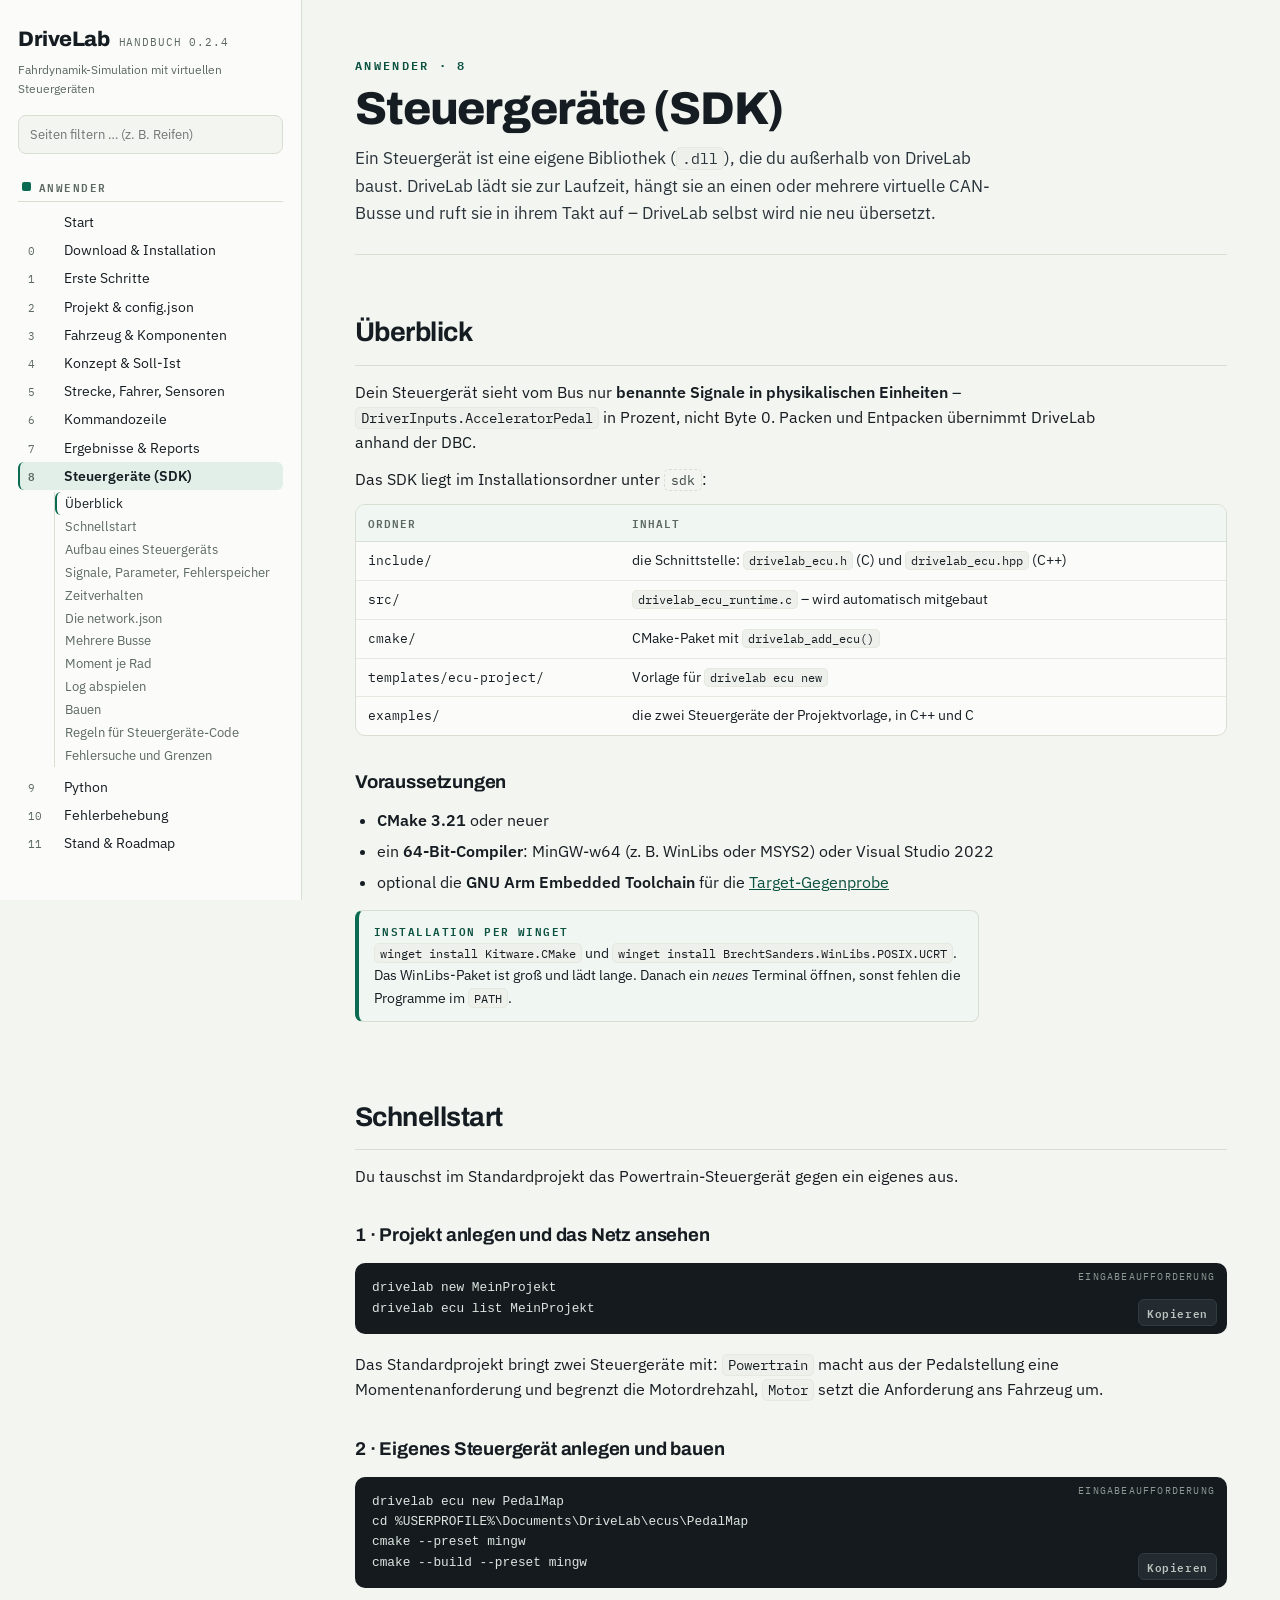
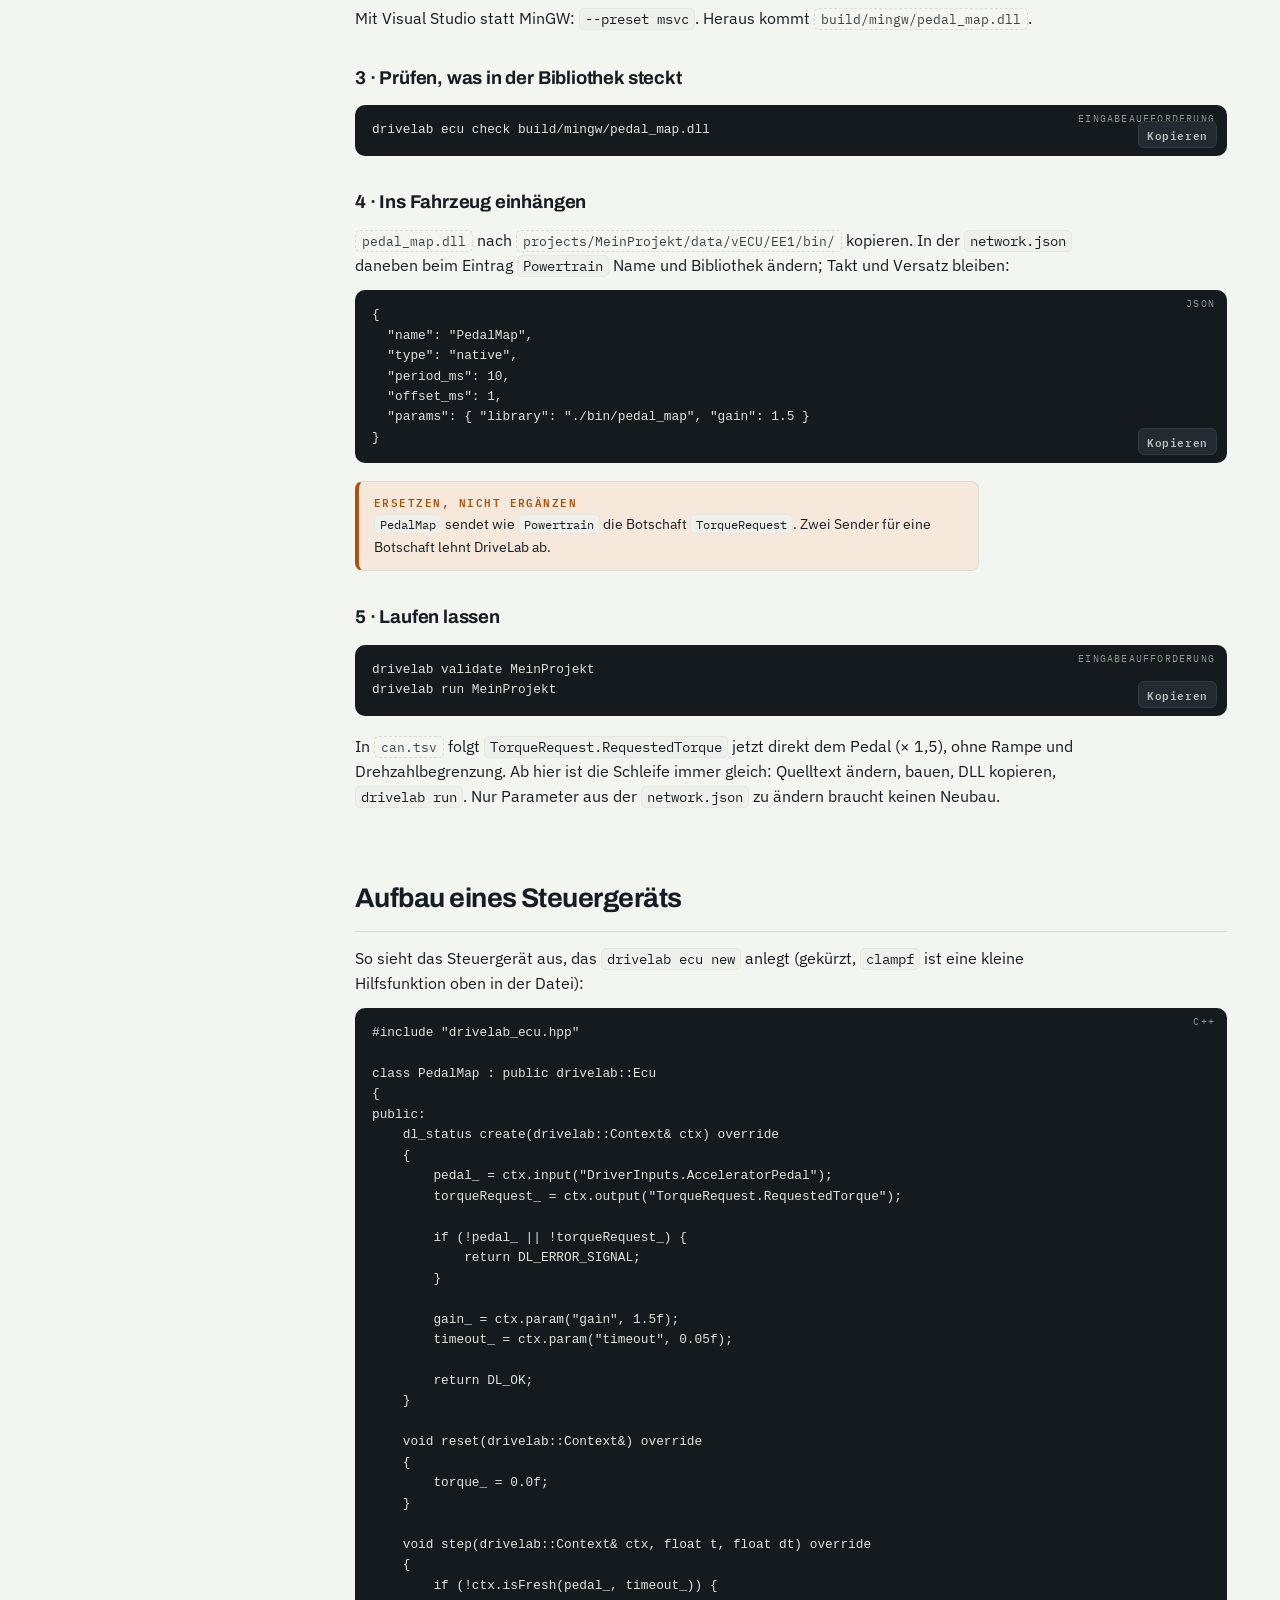
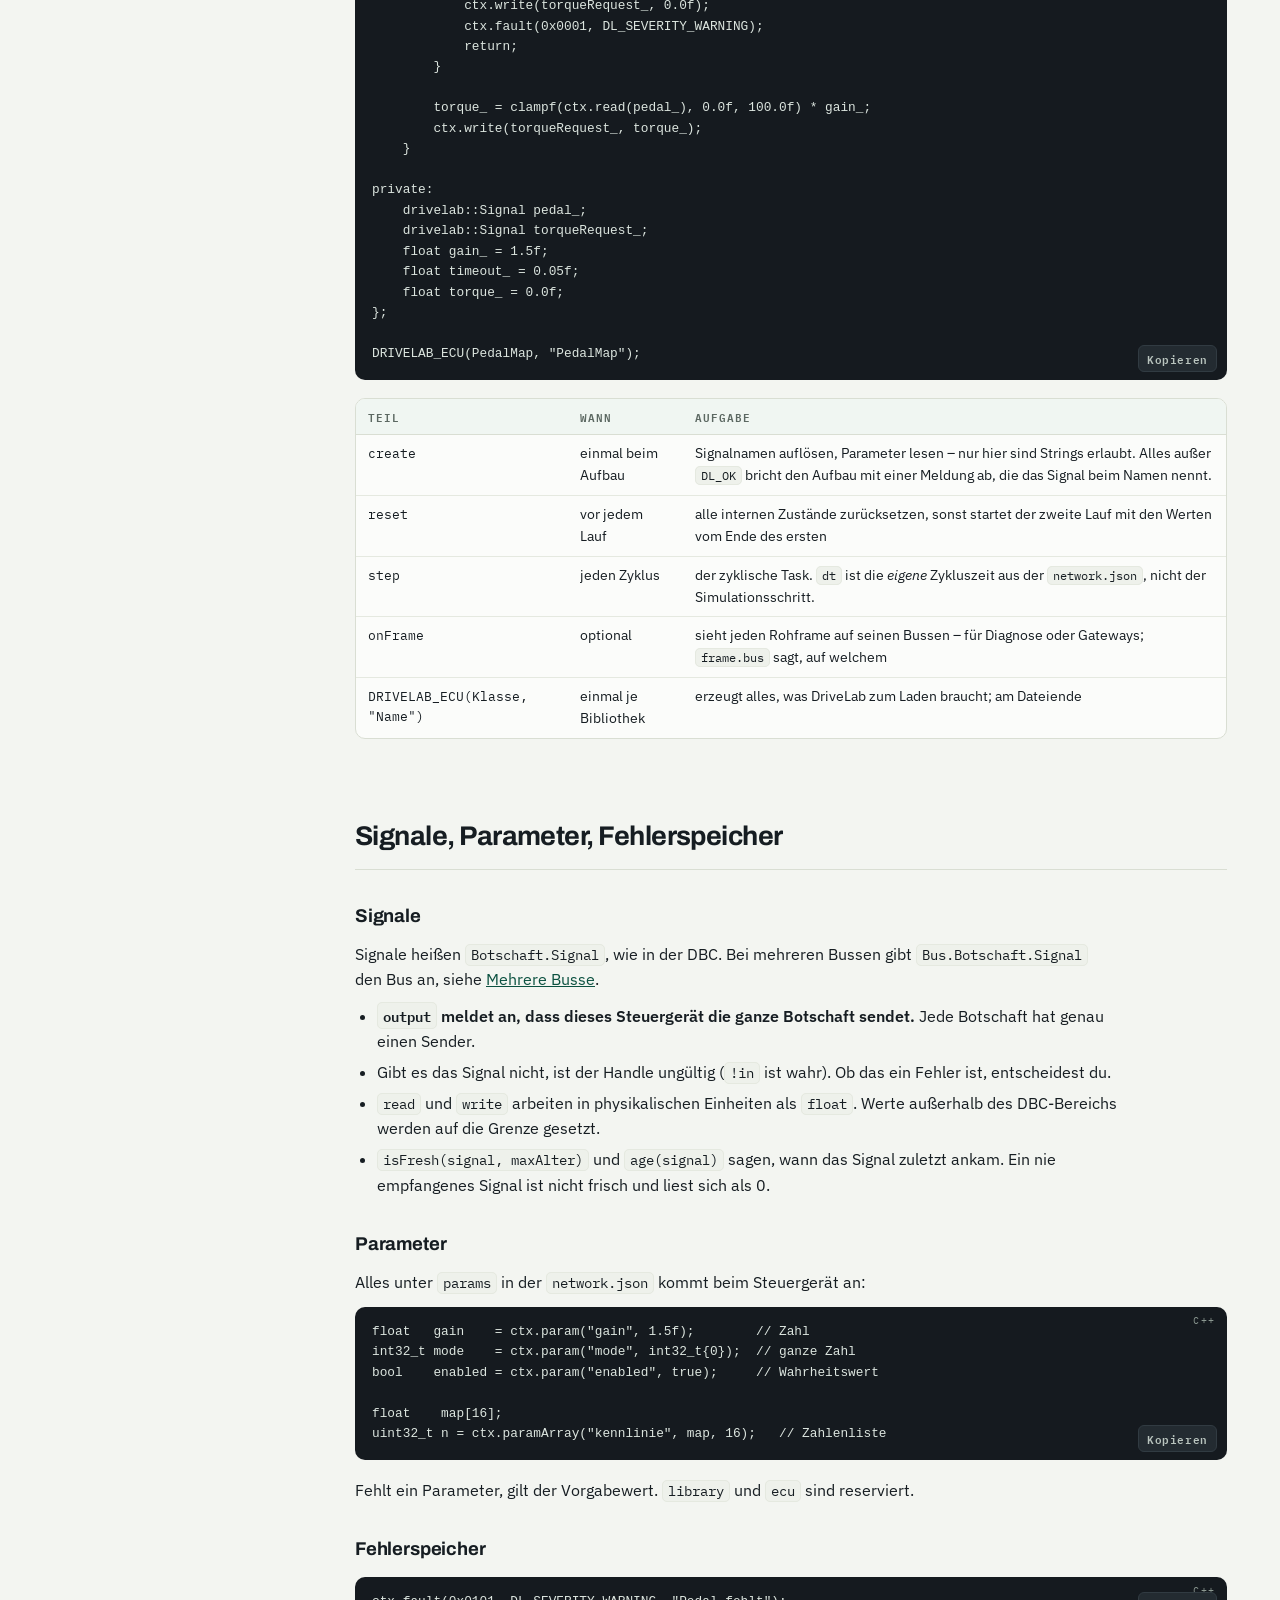
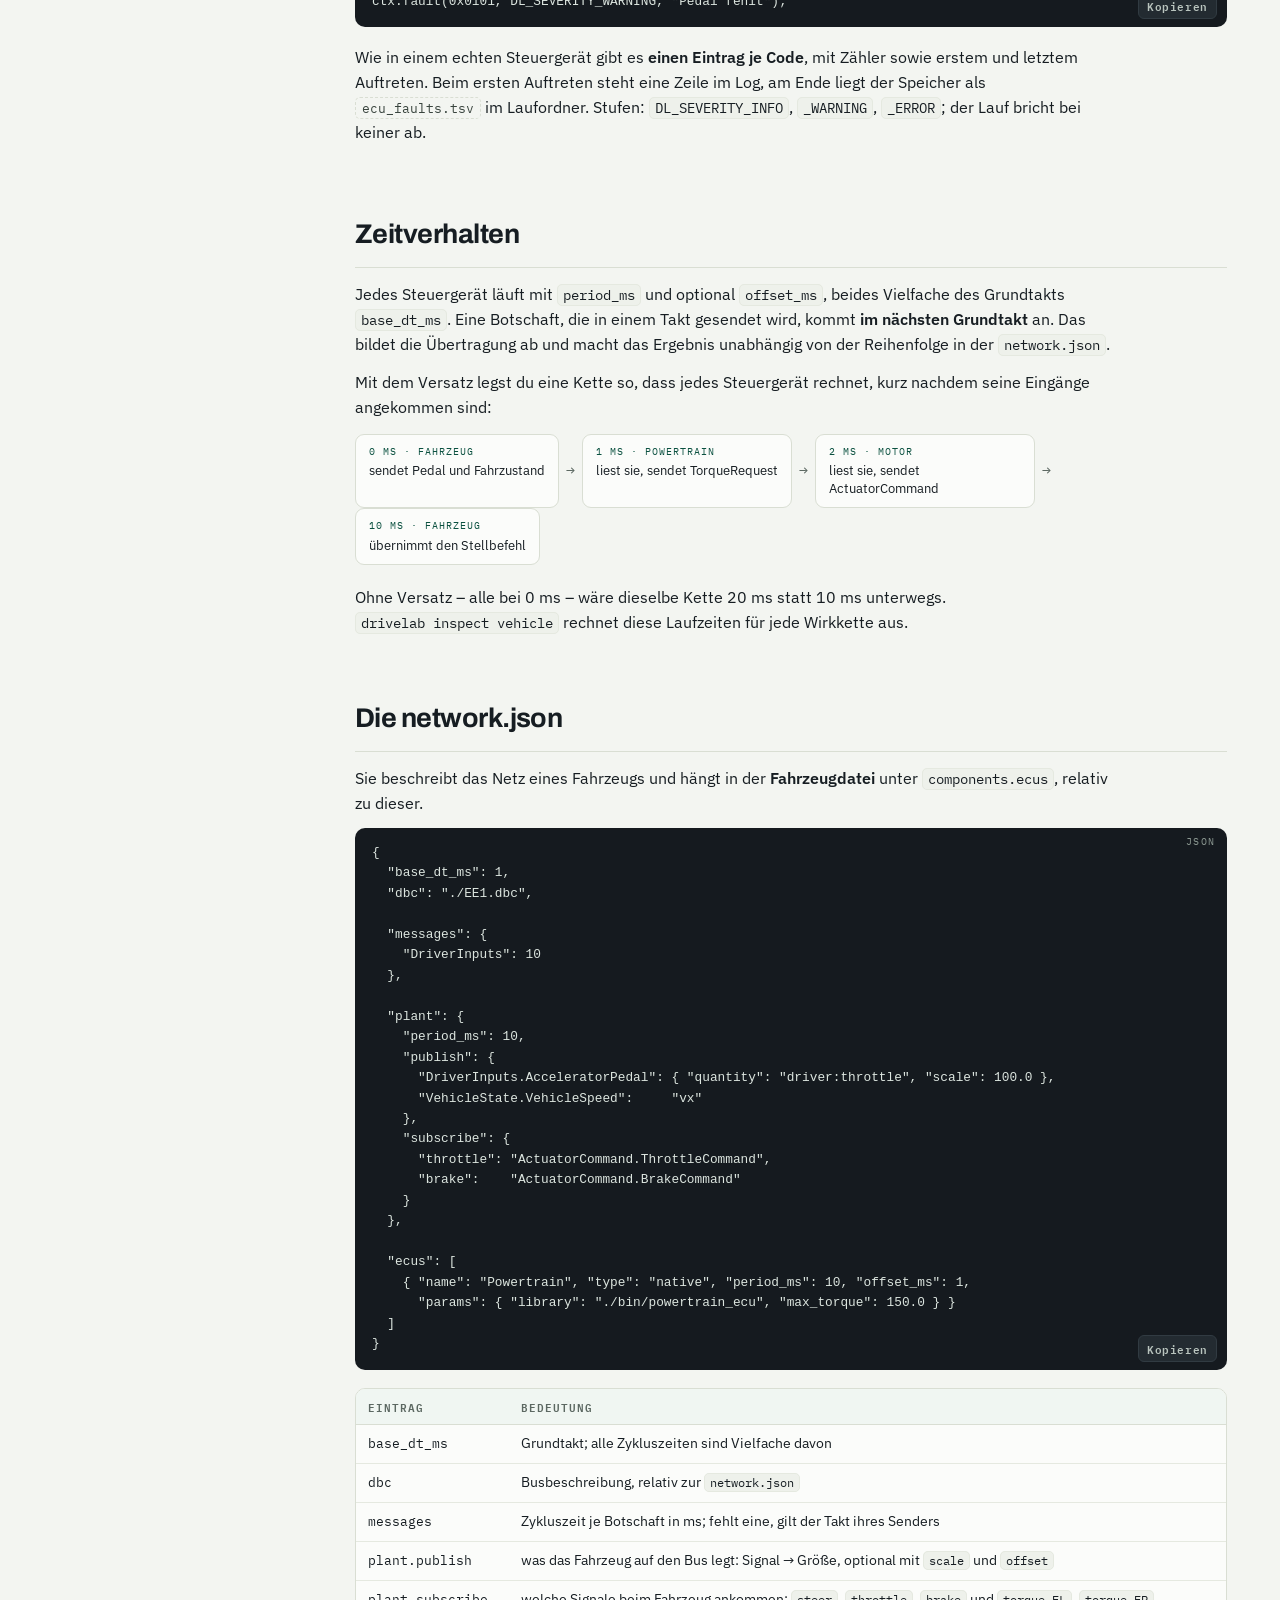
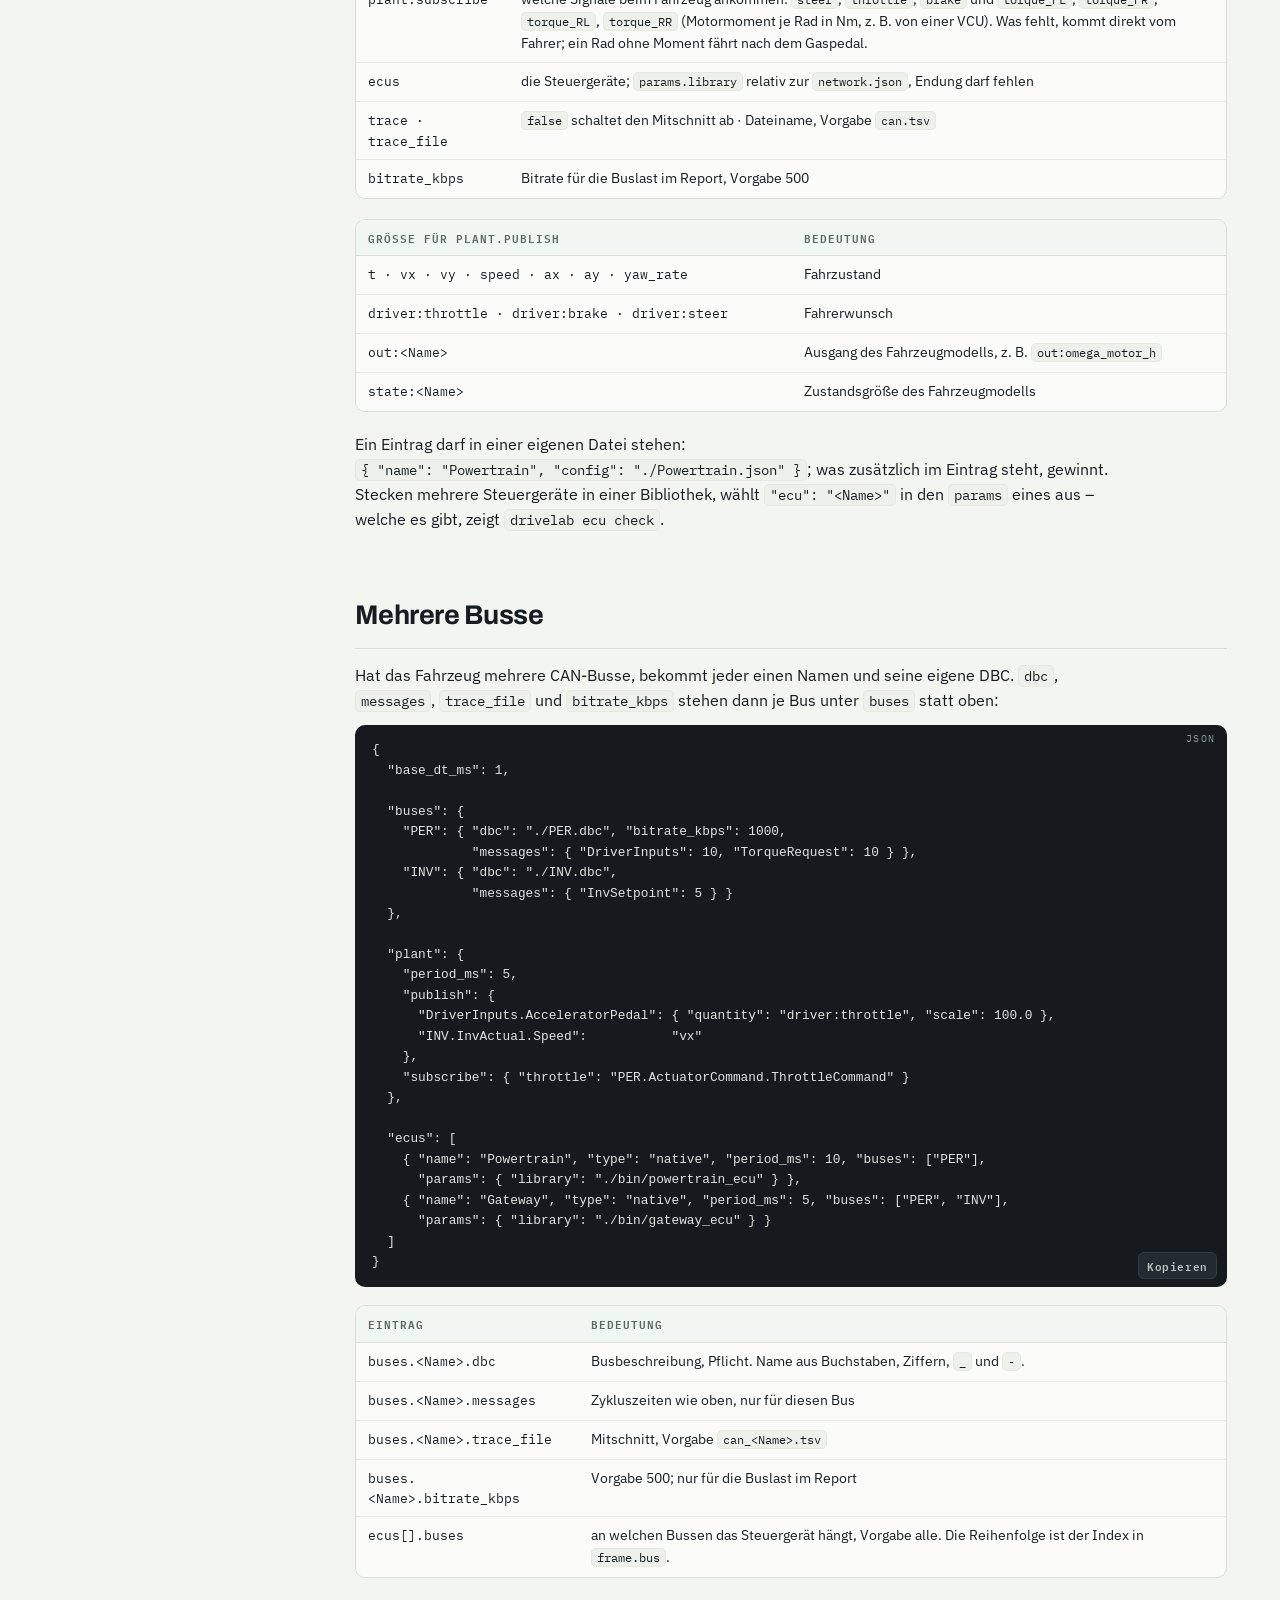
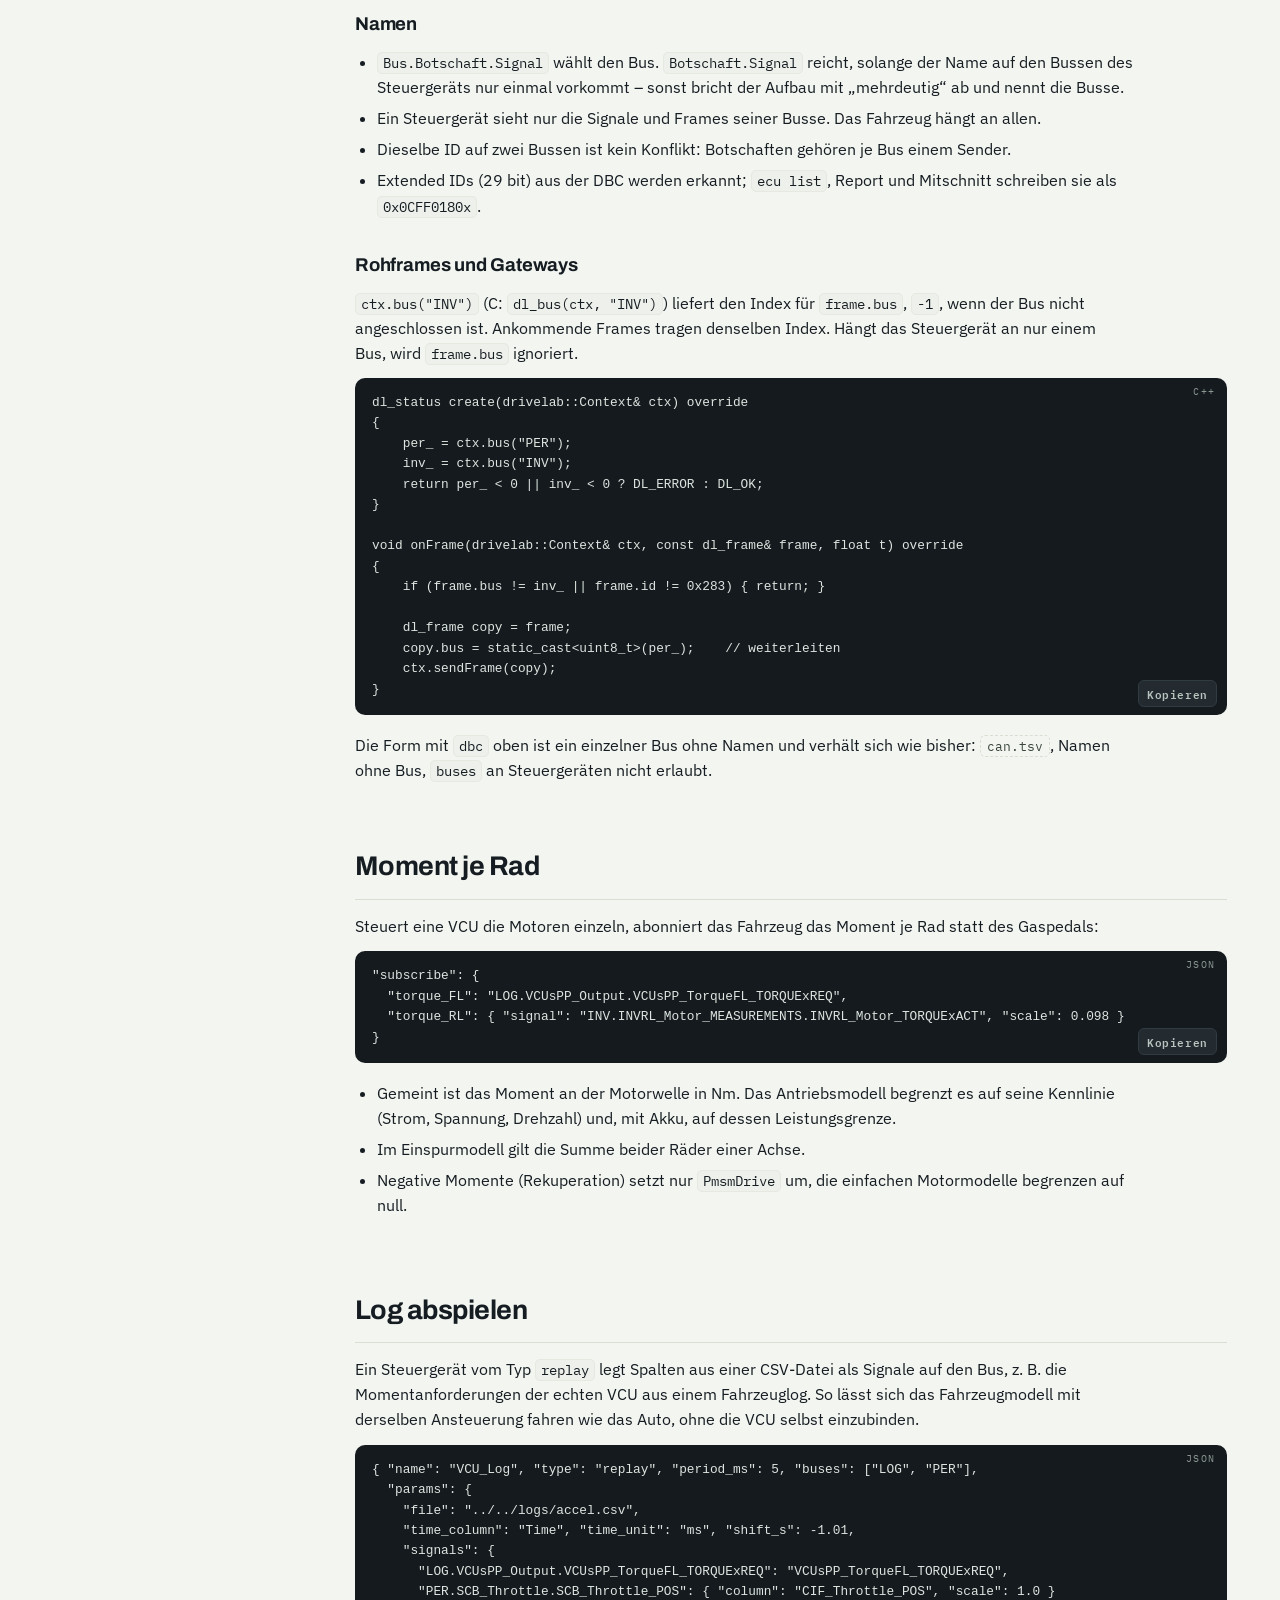
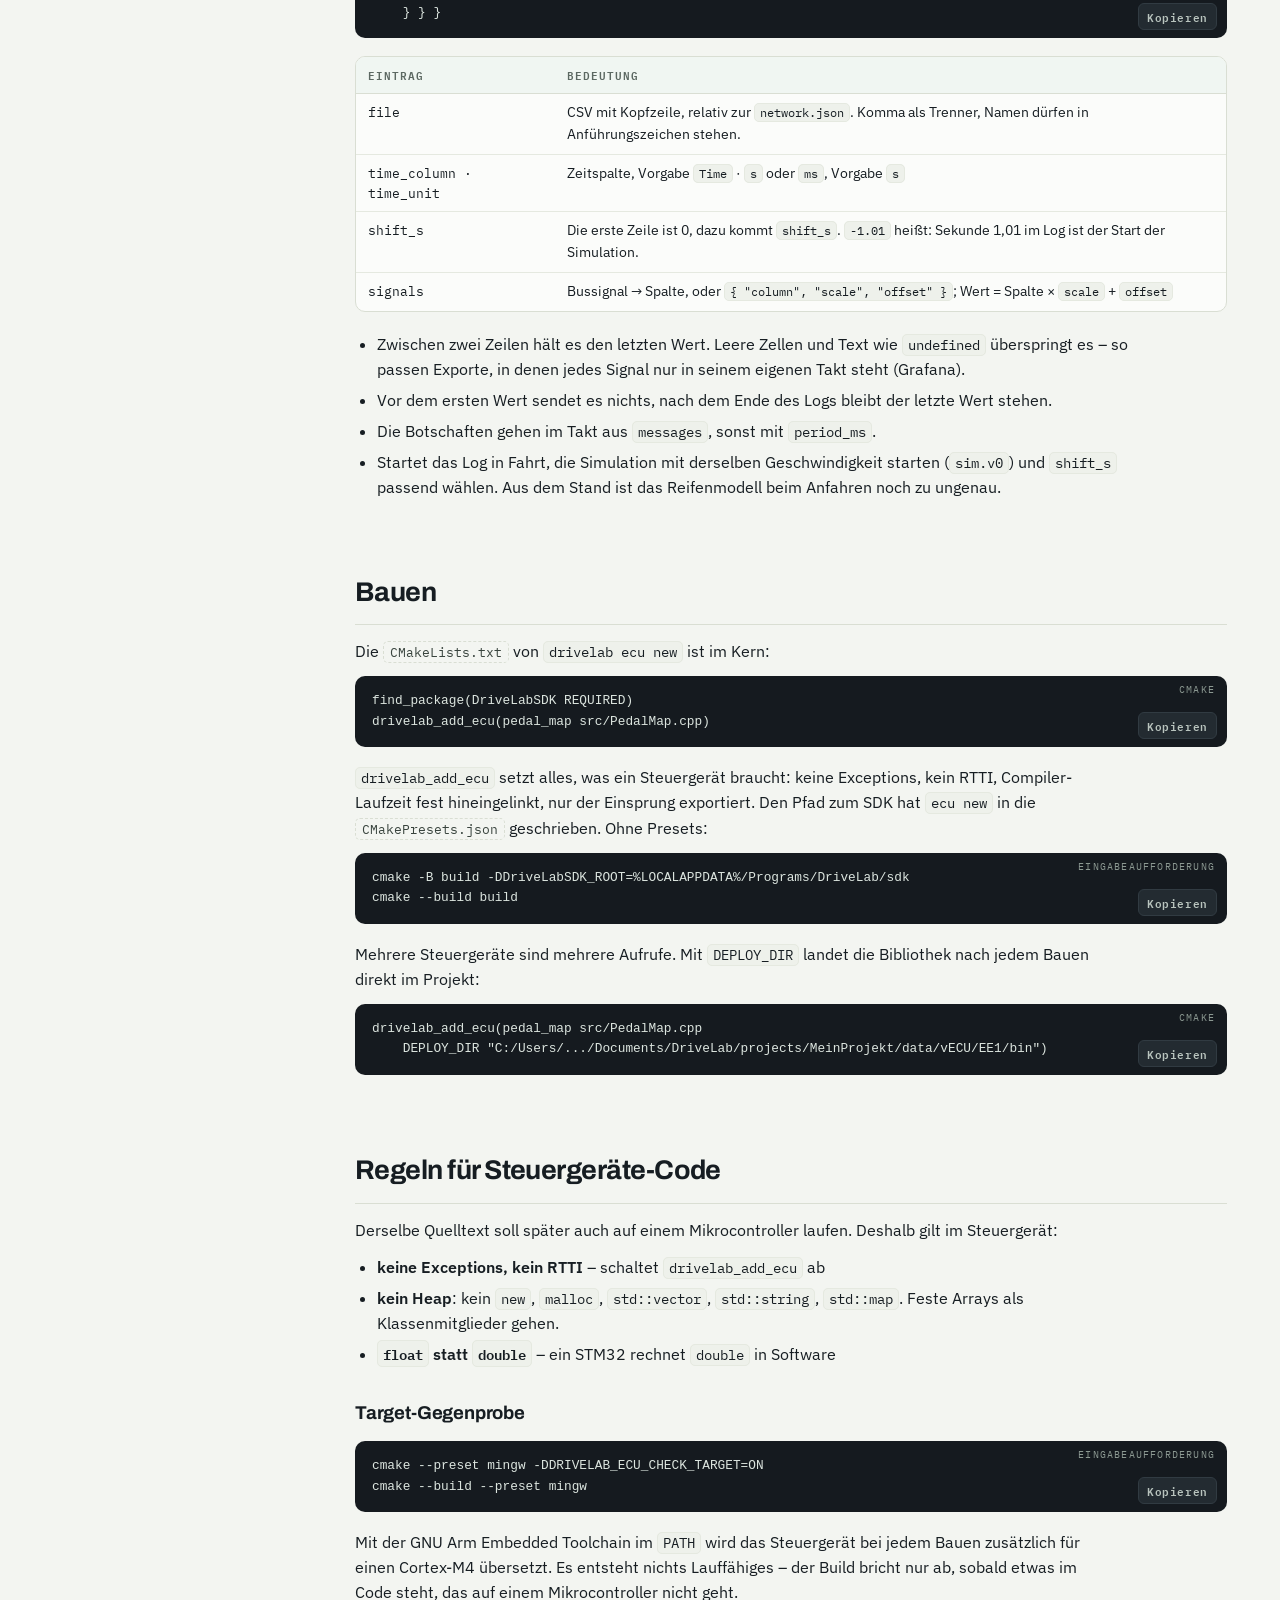
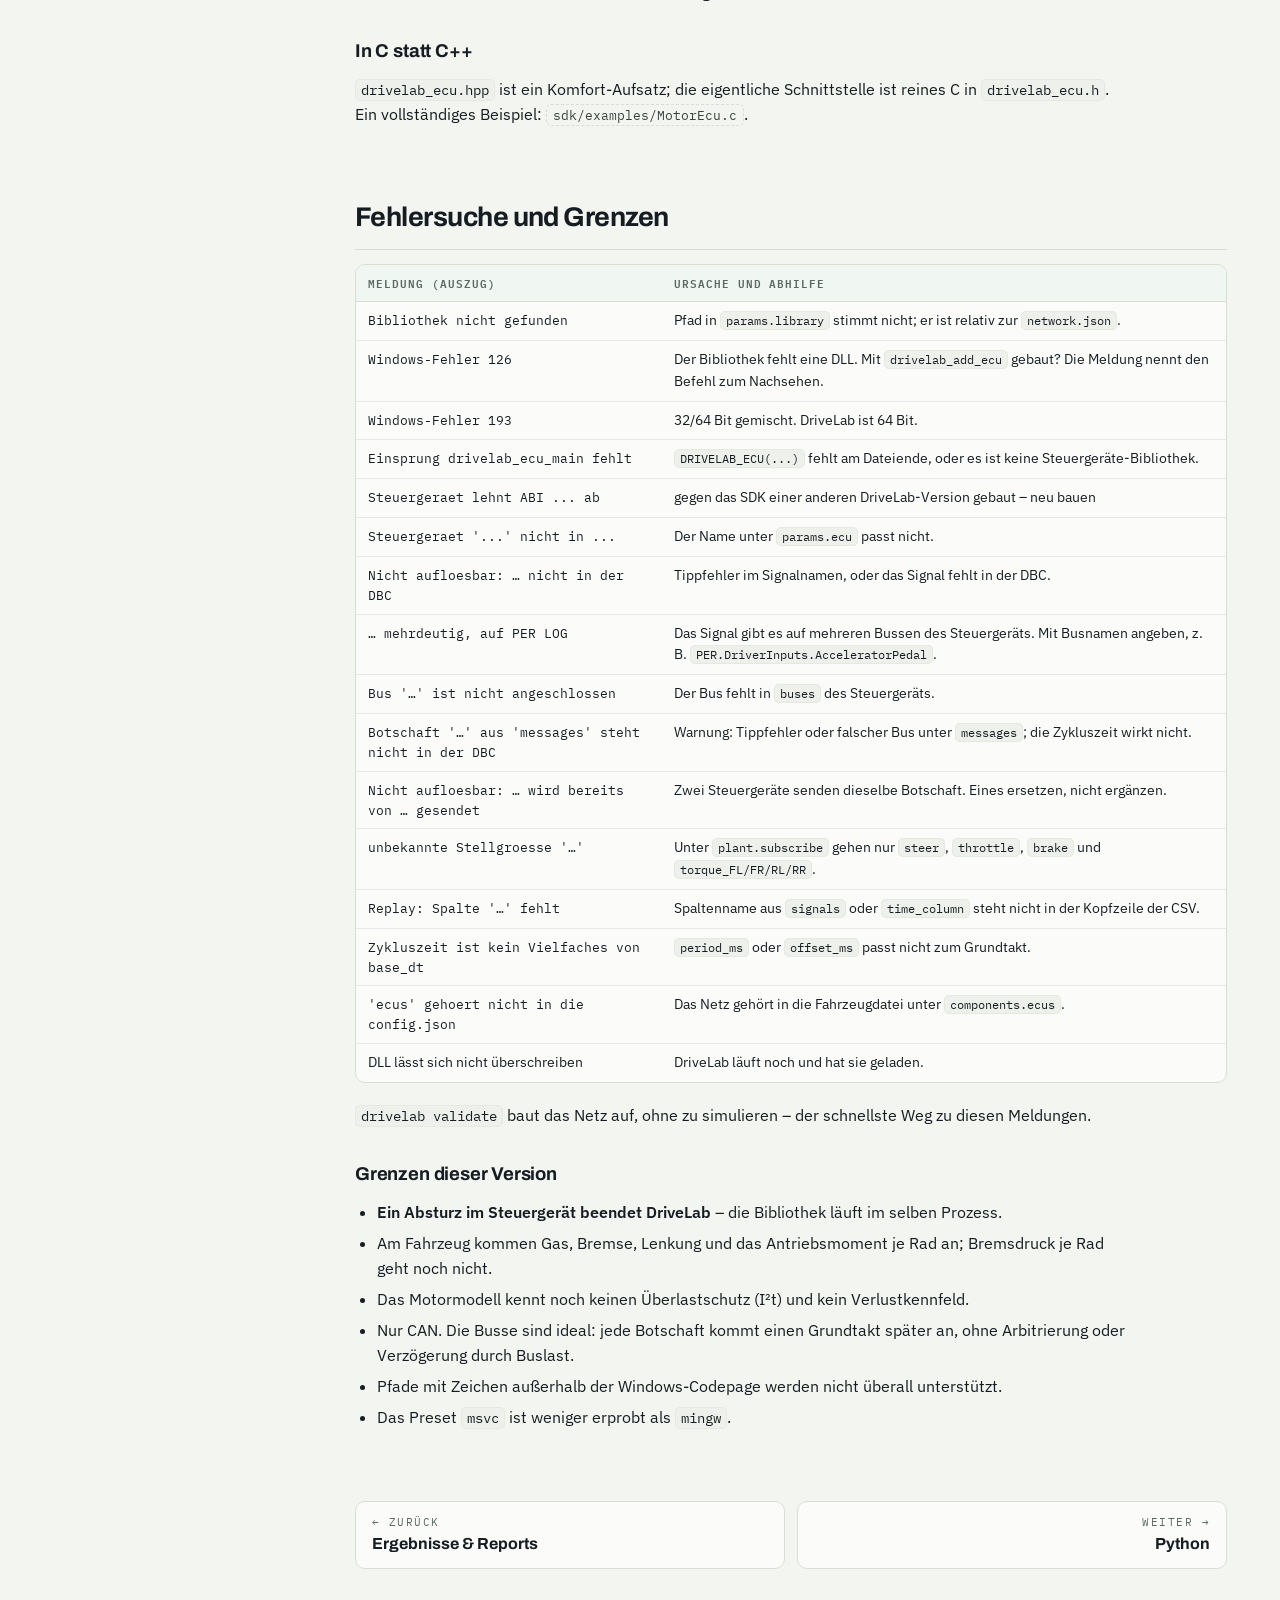
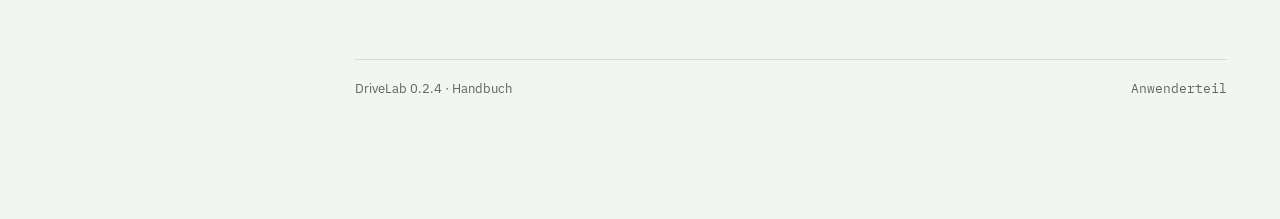
<file: docs/steuergeraete.html>
<!doctype html>
<html lang="de">
<head>
<meta charset="utf-8">
<meta name="viewport" content="width=device-width, initial-scale=1">
<title>Steuergeräte (SDK) · DriveLab</title>
<link rel="stylesheet" href="assets/style.css">
</head>
<body data-page="steuergeraete.html" data-root="" data-track="user">
<div class="shell">
<aside class="side" id="side"></aside>
<main class="main"><div class="page">

<header class="page-head">
  <span class="k">Anwender · 8</span>
  <h1>Steuergeräte (SDK)</h1>
  <p class="lede">Ein Steuergerät ist eine eigene Bibliothek (<code>.dll</code>), die du außerhalb von DriveLab baust. DriveLab lädt sie zur Laufzeit, hängt sie an einen oder mehrere virtuelle CAN-Busse und ruft sie in ihrem Takt auf – DriveLab selbst wird nie neu übersetzt.</p>
</header>
<section class="chap" id="ueberblick">
  <div class="chap-head"><h2>Überblick</h2></div>
  <p>Dein Steuergerät sieht vom Bus nur <strong>benannte Signale in physikalischen Einheiten</strong> –
  <code>DriverInputs.AcceleratorPedal</code> in Prozent, nicht Byte 0. Packen und Entpacken übernimmt DriveLab anhand der DBC.</p>
  <p>Das SDK liegt im Installationsordner unter <span class="file">sdk</span>:</p>
  <div class="tbl-wrap"><table>
    <thead><tr><th>Ordner</th><th>Inhalt</th></tr></thead>
    <tbody>
      <tr><td class="mono">include/</td><td>die Schnittstelle: <code>drivelab_ecu.h</code> (C) und <code>drivelab_ecu.hpp</code> (C++)</td></tr>
      <tr><td class="mono">src/</td><td><code>drivelab_ecu_runtime.c</code> – wird automatisch mitgebaut</td></tr>
      <tr><td class="mono">cmake/</td><td>CMake-Paket mit <code>drivelab_add_ecu()</code></td></tr>
      <tr><td class="mono">templates/ecu-project/</td><td>Vorlage für <code>drivelab ecu new</code></td></tr>
      <tr><td class="mono">examples/</td><td>die zwei Steuergeräte der Projektvorlage, in C++ und C</td></tr>
    </tbody>
  </table></div>
  <h3 class="sub">Voraussetzungen</h3>
  <ul class="list">
    <li><strong>CMake 3.21</strong> oder neuer</li>
    <li>ein <strong>64-Bit-Compiler</strong>: MinGW-w64 (z. B. WinLibs oder MSYS2) oder Visual Studio 2022</li>
    <li>optional die <strong>GNU Arm Embedded Toolchain</strong> für die <a href="#regeln">Target-Gegenprobe</a></li>
  </ul>
  <div class="note"><span class="t">Installation per winget</span>
  <code>winget install Kitware.CMake</code> und <code>winget install BrechtSanders.WinLibs.POSIX.UCRT</code>.
  Das WinLibs-Paket ist groß und lädt lange. Danach ein <em>neues</em> Terminal öffnen, sonst fehlen die Programme im <code>PATH</code>.</div>
</section>

<section class="chap" id="schnellstart">
  <div class="chap-head"><h2>Schnellstart</h2></div>
  <p>Du tauschst im Standardprojekt das Powertrain-Steuergerät gegen ein eigenes aus.</p>
  <h3 class="sub">1 · Projekt anlegen und das Netz ansehen</h3>
  <div class="code"><span class="lbl">Eingabeaufforderung</span><pre>drivelab new MeinProjekt
drivelab ecu list MeinProjekt</pre></div>
  <p>Das Standardprojekt bringt zwei Steuergeräte mit: <code>Powertrain</code> macht aus der Pedalstellung eine
  Momentenanforderung und begrenzt die Motordrehzahl, <code>Motor</code> setzt die Anforderung ans Fahrzeug um.</p>
  <h3 class="sub">2 · Eigenes Steuergerät anlegen und bauen</h3>
  <div class="code"><span class="lbl">Eingabeaufforderung</span><pre>drivelab ecu new PedalMap
cd %USERPROFILE%\Documents\DriveLab\ecus\PedalMap
cmake --preset mingw
cmake --build --preset mingw</pre></div>
  <p>Mit Visual Studio statt MinGW: <code>--preset msvc</code>. Heraus kommt <span class="file">build/mingw/pedal_map.dll</span>.</p>
  <h3 class="sub">3 · Prüfen, was in der Bibliothek steckt</h3>
  <div class="code"><span class="lbl">Eingabeaufforderung</span><pre>drivelab ecu check build/mingw/pedal_map.dll</pre></div>
  <h3 class="sub">4 · Ins Fahrzeug einhängen</h3>
  <p><span class="file">pedal_map.dll</span> nach <span class="file">projects/MeinProjekt/data/vECU/EE1/bin/</span> kopieren. In der
  <code>network.json</code> daneben beim Eintrag <code>Powertrain</code> Name und Bibliothek ändern; Takt und Versatz bleiben:</p>
  <div class="code"><span class="lbl">JSON</span><pre>{
  &quot;name&quot;: &quot;PedalMap&quot;,
  &quot;type&quot;: &quot;native&quot;,
  &quot;period_ms&quot;: 10,
  &quot;offset_ms&quot;: 1,
  &quot;params&quot;: { &quot;library&quot;: &quot;./bin/pedal_map&quot;, &quot;gain&quot;: 1.5 }
}</pre></div>
  <div class="note warn"><span class="t">Ersetzen, nicht ergänzen</span>
  <code>PedalMap</code> sendet wie <code>Powertrain</code> die Botschaft <code>TorqueRequest</code>. Zwei Sender für eine Botschaft lehnt DriveLab ab.</div>
  <h3 class="sub">5 · Laufen lassen</h3>
  <div class="code"><span class="lbl">Eingabeaufforderung</span><pre>drivelab validate MeinProjekt
drivelab run MeinProjekt</pre></div>
  <p>In <span class="file">can.tsv</span> folgt <code>TorqueRequest.RequestedTorque</code> jetzt direkt dem Pedal (× 1,5), ohne Rampe und Drehzahlbegrenzung.
  Ab hier ist die Schleife immer gleich: Quelltext ändern, bauen, DLL kopieren, <code>drivelab run</code>. Nur Parameter aus der
  <code>network.json</code> zu ändern braucht keinen Neubau.</p>
</section>

<section class="chap" id="aufbau">
  <div class="chap-head"><h2>Aufbau eines Steuergeräts</h2></div>
  <p>So sieht das Steuergerät aus, das <code>drivelab ecu new</code> anlegt (gekürzt, <code>clampf</code> ist eine kleine Hilfsfunktion oben in der Datei):</p>
  <div class="code"><span class="lbl">C++</span><pre>#include &quot;drivelab_ecu.hpp&quot;

class PedalMap : public drivelab::Ecu
{
public:
    dl_status create(drivelab::Context&amp; ctx) override
    {
        pedal_ = ctx.input(&quot;DriverInputs.AcceleratorPedal&quot;);
        torqueRequest_ = ctx.output(&quot;TorqueRequest.RequestedTorque&quot;);

        if (!pedal_ || !torqueRequest_) {
            return DL_ERROR_SIGNAL;
        }

        gain_ = ctx.param(&quot;gain&quot;, 1.5f);
        timeout_ = ctx.param(&quot;timeout&quot;, 0.05f);

        return DL_OK;
    }

    void reset(drivelab::Context&amp;) override
    {
        torque_ = 0.0f;
    }

    void step(drivelab::Context&amp; ctx, float t, float dt) override
    {
        if (!ctx.isFresh(pedal_, timeout_)) {
            ctx.write(torqueRequest_, 0.0f);
            ctx.fault(0x0001, DL_SEVERITY_WARNING);
            return;
        }

        torque_ = clampf(ctx.read(pedal_), 0.0f, 100.0f) * gain_;
        ctx.write(torqueRequest_, torque_);
    }

private:
    drivelab::Signal pedal_;
    drivelab::Signal torqueRequest_;
    float gain_ = 1.5f;
    float timeout_ = 0.05f;
    float torque_ = 0.0f;
};

DRIVELAB_ECU(PedalMap, &quot;PedalMap&quot;);</pre></div>
  <div class="tbl-wrap"><table>
    <thead><tr><th>Teil</th><th>Wann</th><th>Aufgabe</th></tr></thead>
    <tbody>
      <tr><td class="mono">create</td><td>einmal beim Aufbau</td><td>Signalnamen auflösen, Parameter lesen – nur hier sind Strings erlaubt. Alles außer <code>DL_OK</code> bricht den Aufbau mit einer Meldung ab, die das Signal beim Namen nennt.</td></tr>
      <tr><td class="mono">reset</td><td>vor jedem Lauf</td><td>alle internen Zustände zurücksetzen, sonst startet der zweite Lauf mit den Werten vom Ende des ersten</td></tr>
      <tr><td class="mono">step</td><td>jeden Zyklus</td><td>der zyklische Task. <code>dt</code> ist die <em>eigene</em> Zykluszeit aus der <code>network.json</code>, nicht der Simulationsschritt.</td></tr>
      <tr><td class="mono">onFrame</td><td>optional</td><td>sieht jeden Rohframe auf seinen Bussen – für Diagnose oder Gateways; <code>frame.bus</code> sagt, auf welchem</td></tr>
      <tr><td class="mono">DRIVELAB_ECU(Klasse, "Name")</td><td>einmal je Bibliothek</td><td>erzeugt alles, was DriveLab zum Laden braucht; am Dateiende</td></tr>
    </tbody>
  </table></div>
</section>

<section class="chap" id="signale">
  <div class="chap-head"><h2>Signale, Parameter, Fehlerspeicher</h2></div>
  <h3 class="sub">Signale</h3>
  <p>Signale heißen <code>Botschaft.Signal</code>, wie in der DBC. Bei mehreren Bussen gibt <code>Bus.Botschaft.Signal</code> den Bus an, siehe <a href="#busse">Mehrere Busse</a>.</p>
  <ul class="list">
    <li><strong><code>output</code> meldet an, dass dieses Steuergerät die ganze Botschaft sendet.</strong> Jede Botschaft hat genau einen Sender.</li>
    <li>Gibt es das Signal nicht, ist der Handle ungültig (<code>!in</code> ist wahr). Ob das ein Fehler ist, entscheidest du.</li>
    <li><code>read</code> und <code>write</code> arbeiten in physikalischen Einheiten als <code>float</code>. Werte außerhalb des DBC-Bereichs werden auf die Grenze gesetzt.</li>
    <li><code>isFresh(signal, maxAlter)</code> und <code>age(signal)</code> sagen, wann das Signal zuletzt ankam. Ein nie empfangenes Signal ist nicht frisch und liest sich als 0.</li>
  </ul>
  <h3 class="sub">Parameter</h3>
  <p>Alles unter <code>params</code> in der <code>network.json</code> kommt beim Steuergerät an:</p>
  <div class="code"><span class="lbl">C++</span><pre>float   gain    = ctx.param(&quot;gain&quot;, 1.5f);        // Zahl
int32_t mode    = ctx.param(&quot;mode&quot;, int32_t{0});  // ganze Zahl
bool    enabled = ctx.param(&quot;enabled&quot;, true);     // Wahrheitswert

float    map[16];
uint32_t n = ctx.paramArray(&quot;kennlinie&quot;, map, 16);   // Zahlenliste</pre></div>
  <p>Fehlt ein Parameter, gilt der Vorgabewert. <code>library</code> und <code>ecu</code> sind reserviert.</p>
  <h3 class="sub">Fehlerspeicher</h3>
  <div class="code"><span class="lbl">C++</span><pre>ctx.fault(0x0101, DL_SEVERITY_WARNING, &quot;Pedal fehlt&quot;);</pre></div>
  <p>Wie in einem echten Steuergerät gibt es <strong>einen Eintrag je Code</strong>, mit Zähler sowie erstem und letztem Auftreten. Beim ersten Auftreten steht eine Zeile im
  Log, am Ende liegt der Speicher als <span class="file">ecu_faults.tsv</span> im Laufordner. Stufen: <code>DL_SEVERITY_INFO</code>, <code>_WARNING</code>, <code>_ERROR</code>; der Lauf bricht bei keiner ab.</p>
</section>

<section class="chap" id="zeit">
  <div class="chap-head"><h2>Zeitverhalten</h2></div>
  <p>Jedes Steuergerät läuft mit <code>period_ms</code> und optional <code>offset_ms</code>, beides Vielfache des Grundtakts <code>base_dt_ms</code>.
  Eine Botschaft, die in einem Takt gesendet wird, kommt <strong>im nächsten Grundtakt</strong> an. Das bildet die Übertragung ab und macht das Ergebnis
  unabhängig von der Reihenfolge in der <code>network.json</code>.</p>
  <p>Mit dem Versatz legst du eine Kette so, dass jedes Steuergerät rechnet, kurz nachdem seine Eingänge angekommen sind:</p>
  <div class="pipe">
    <div class="step"><span class="k">0 ms · Fahrzeug</span><span class="v">sendet Pedal und Fahrzustand</span></div>
    <div class="arr">→</div>
    <div class="step"><span class="k">1 ms · Powertrain</span><span class="v">liest sie, sendet TorqueRequest</span></div>
    <div class="arr">→</div>
    <div class="step"><span class="k">2 ms · Motor</span><span class="v">liest sie, sendet ActuatorCommand</span></div>
    <div class="arr">→</div>
    <div class="step"><span class="k">10 ms · Fahrzeug</span><span class="v">übernimmt den Stellbefehl</span></div>
  </div>
  <p class="tight">Ohne Versatz – alle bei 0 ms – wäre dieselbe Kette 20 ms statt 10 ms unterwegs. <code>drivelab inspect vehicle</code> rechnet diese Laufzeiten für jede Wirkkette aus.</p>
</section>

<section class="chap" id="network">
  <div class="chap-head"><h2>Die network.json</h2></div>
  <p>Sie beschreibt das Netz eines Fahrzeugs und hängt in der <strong>Fahrzeugdatei</strong> unter <code>components.ecus</code>, relativ zu dieser.</p>
  <div class="code"><span class="lbl">JSON</span><pre>{
  &quot;base_dt_ms&quot;: 1,
  &quot;dbc&quot;: &quot;./EE1.dbc&quot;,

  &quot;messages&quot;: {
    &quot;DriverInputs&quot;: 10
  },

  &quot;plant&quot;: {
    &quot;period_ms&quot;: 10,
    &quot;publish&quot;: {
      &quot;DriverInputs.AcceleratorPedal&quot;: { &quot;quantity&quot;: &quot;driver:throttle&quot;, &quot;scale&quot;: 100.0 },
      &quot;VehicleState.VehicleSpeed&quot;:     &quot;vx&quot;
    },
    &quot;subscribe&quot;: {
      &quot;throttle&quot;: &quot;ActuatorCommand.ThrottleCommand&quot;,
      &quot;brake&quot;:    &quot;ActuatorCommand.BrakeCommand&quot;
    }
  },

  &quot;ecus&quot;: [
    { &quot;name&quot;: &quot;Powertrain&quot;, &quot;type&quot;: &quot;native&quot;, &quot;period_ms&quot;: 10, &quot;offset_ms&quot;: 1,
      &quot;params&quot;: { &quot;library&quot;: &quot;./bin/powertrain_ecu&quot;, &quot;max_torque&quot;: 150.0 } }
  ]
}</pre></div>
  <div class="tbl-wrap"><table>
    <thead><tr><th>Eintrag</th><th>Bedeutung</th></tr></thead>
    <tbody>
      <tr><td class="mono">base_dt_ms</td><td>Grundtakt; alle Zykluszeiten sind Vielfache davon</td></tr>
      <tr><td class="mono">dbc</td><td>Busbeschreibung, relativ zur <code>network.json</code></td></tr>
      <tr><td class="mono">messages</td><td>Zykluszeit je Botschaft in ms; fehlt eine, gilt der Takt ihres Senders</td></tr>
      <tr><td class="mono">plant.publish</td><td>was das Fahrzeug auf den Bus legt: Signal → Größe, optional mit <code>scale</code> und <code>offset</code></td></tr>
      <tr><td class="mono">plant.subscribe</td><td>welche Signale beim Fahrzeug ankommen: <code>steer</code>, <code>throttle</code>, <code>brake</code> und <code>torque_FL</code>, <code>torque_FR</code>, <code>torque_RL</code>, <code>torque_RR</code> (Motormoment je Rad in Nm, z. B. von einer VCU). Was fehlt, kommt direkt vom Fahrer; ein Rad ohne Moment fährt nach dem Gaspedal.</td></tr>
      <tr><td class="mono">ecus</td><td>die Steuergeräte; <code>params.library</code> relativ zur <code>network.json</code>, Endung darf fehlen</td></tr>
      <tr><td class="mono">trace · trace_file</td><td><code>false</code> schaltet den Mitschnitt ab · Dateiname, Vorgabe <code>can.tsv</code></td></tr>
      <tr><td class="mono">bitrate_kbps</td><td>Bitrate für die Buslast im Report, Vorgabe 500</td></tr>
    </tbody>
  </table></div>
  <div class="tbl-wrap"><table>
    <thead><tr><th>Größe für plant.publish</th><th>Bedeutung</th></tr></thead>
    <tbody>
      <tr><td class="mono">t · vx · vy · speed · ax · ay · yaw_rate</td><td>Fahrzustand</td></tr>
      <tr><td class="mono">driver:throttle · driver:brake · driver:steer</td><td>Fahrerwunsch</td></tr>
      <tr><td class="mono">out:&lt;Name&gt;</td><td>Ausgang des Fahrzeugmodells, z. B. <code>out:omega_motor_h</code></td></tr>
      <tr><td class="mono">state:&lt;Name&gt;</td><td>Zustandsgröße des Fahrzeugmodells</td></tr>
    </tbody>
  </table></div>
  <p class="tight">Ein Eintrag darf in einer eigenen Datei stehen: <code>{ "name": "Powertrain", "config": "./Powertrain.json" }</code>; was zusätzlich im Eintrag steht, gewinnt.
  Stecken mehrere Steuergeräte in einer Bibliothek, wählt <code>"ecu": "&lt;Name&gt;"</code> in den <code>params</code> eines aus – welche es gibt, zeigt <code>drivelab ecu check</code>.</p>
</section>

<section class="chap" id="busse">
  <div class="chap-head"><h2>Mehrere Busse</h2></div>
  <p>Hat das Fahrzeug mehrere CAN-Busse, bekommt jeder einen Namen und seine eigene DBC. <code>dbc</code>, <code>messages</code>, <code>trace_file</code> und
  <code>bitrate_kbps</code> stehen dann je Bus unter <code>buses</code> statt oben:</p>
  <div class="code"><span class="lbl">JSON</span><pre>{
  &quot;base_dt_ms&quot;: 1,

  &quot;buses&quot;: {
    &quot;PER&quot;: { &quot;dbc&quot;: &quot;./PER.dbc&quot;, &quot;bitrate_kbps&quot;: 1000,
             &quot;messages&quot;: { &quot;DriverInputs&quot;: 10, &quot;TorqueRequest&quot;: 10 } },
    &quot;INV&quot;: { &quot;dbc&quot;: &quot;./INV.dbc&quot;,
             &quot;messages&quot;: { &quot;InvSetpoint&quot;: 5 } }
  },

  &quot;plant&quot;: {
    &quot;period_ms&quot;: 5,
    &quot;publish&quot;: {
      &quot;DriverInputs.AcceleratorPedal&quot;: { &quot;quantity&quot;: &quot;driver:throttle&quot;, &quot;scale&quot;: 100.0 },
      &quot;INV.InvActual.Speed&quot;:           &quot;vx&quot;
    },
    &quot;subscribe&quot;: { &quot;throttle&quot;: &quot;PER.ActuatorCommand.ThrottleCommand&quot; }
  },

  &quot;ecus&quot;: [
    { &quot;name&quot;: &quot;Powertrain&quot;, &quot;type&quot;: &quot;native&quot;, &quot;period_ms&quot;: 10, &quot;buses&quot;: [&quot;PER&quot;],
      &quot;params&quot;: { &quot;library&quot;: &quot;./bin/powertrain_ecu&quot; } },
    { &quot;name&quot;: &quot;Gateway&quot;, &quot;type&quot;: &quot;native&quot;, &quot;period_ms&quot;: 5, &quot;buses&quot;: [&quot;PER&quot;, &quot;INV&quot;],
      &quot;params&quot;: { &quot;library&quot;: &quot;./bin/gateway_ecu&quot; } }
  ]
}</pre></div>
  <div class="tbl-wrap"><table>
    <thead><tr><th>Eintrag</th><th>Bedeutung</th></tr></thead>
    <tbody>
      <tr><td class="mono">buses.&lt;Name&gt;.dbc</td><td>Busbeschreibung, Pflicht. Name aus Buchstaben, Ziffern, <code>_</code> und <code>-</code>.</td></tr>
      <tr><td class="mono">buses.&lt;Name&gt;.messages</td><td>Zykluszeiten wie oben, nur für diesen Bus</td></tr>
      <tr><td class="mono">buses.&lt;Name&gt;.trace_file</td><td>Mitschnitt, Vorgabe <code>can_&lt;Name&gt;.tsv</code></td></tr>
      <tr><td class="mono">buses.&lt;Name&gt;.bitrate_kbps</td><td>Vorgabe 500; nur für die Buslast im Report</td></tr>
      <tr><td class="mono">ecus[].buses</td><td>an welchen Bussen das Steuergerät hängt, Vorgabe alle. Die Reihenfolge ist der Index in <code>frame.bus</code>.</td></tr>
    </tbody>
  </table></div>
  <h3 class="sub">Namen</h3>
  <ul class="list">
    <li><code>Bus.Botschaft.Signal</code> wählt den Bus. <code>Botschaft.Signal</code> reicht, solange der Name auf den Bussen des Steuergeräts nur einmal vorkommt – sonst bricht der Aufbau mit „mehrdeutig“ ab und nennt die Busse.</li>
    <li>Ein Steuergerät sieht nur die Signale und Frames seiner Busse. Das Fahrzeug hängt an allen.</li>
    <li>Dieselbe ID auf zwei Bussen ist kein Konflikt: Botschaften gehören je Bus einem Sender.</li>
    <li>Extended IDs (29 bit) aus der DBC werden erkannt; <code>ecu list</code>, Report und Mitschnitt schreiben sie als <code>0x0CFF0180x</code>.</li>
  </ul>
  <h3 class="sub">Rohframes und Gateways</h3>
  <p><code>ctx.bus("INV")</code> (C: <code>dl_bus(ctx, "INV")</code>) liefert den Index für <code>frame.bus</code>, <code>-1</code>, wenn der Bus nicht angeschlossen ist.
  Ankommende Frames tragen denselben Index. Hängt das Steuergerät an nur einem Bus, wird <code>frame.bus</code> ignoriert.</p>
  <div class="code"><span class="lbl">C++</span><pre>dl_status create(drivelab::Context&amp; ctx) override
{
    per_ = ctx.bus(&quot;PER&quot;);
    inv_ = ctx.bus(&quot;INV&quot;);
    return per_ &lt; 0 || inv_ &lt; 0 ? DL_ERROR : DL_OK;
}

void onFrame(drivelab::Context&amp; ctx, const dl_frame&amp; frame, float t) override
{
    if (frame.bus != inv_ || frame.id != 0x283) { return; }

    dl_frame copy = frame;
    copy.bus = static_cast&lt;uint8_t&gt;(per_);    // weiterleiten
    ctx.sendFrame(copy);
}</pre></div>
  <p class="tight">Die Form mit <code>dbc</code> oben ist ein einzelner Bus ohne Namen und verhält sich wie bisher: <span class="file">can.tsv</span>, Namen ohne Bus, <code>buses</code> an Steuergeräten nicht erlaubt.</p>
</section>

<section class="chap" id="moment">
  <div class="chap-head"><h2>Moment je Rad</h2></div>
  <p>Steuert eine VCU die Motoren einzeln, abonniert das Fahrzeug das Moment je Rad statt des Gaspedals:</p>
  <div class="code"><span class="lbl">JSON</span><pre>&quot;subscribe&quot;: {
  &quot;torque_FL&quot;: &quot;LOG.VCUsPP_Output.VCUsPP_TorqueFL_TORQUExREQ&quot;,
  &quot;torque_RL&quot;: { &quot;signal&quot;: &quot;INV.INVRL_Motor_MEASUREMENTS.INVRL_Motor_TORQUExACT&quot;, &quot;scale&quot;: 0.098 }
}</pre></div>
  <ul class="list">
    <li>Gemeint ist das Moment an der Motorwelle in Nm. Das Antriebsmodell begrenzt es auf seine Kennlinie (Strom, Spannung, Drehzahl) und, mit Akku, auf dessen Leistungsgrenze.</li>
    <li>Im Einspurmodell gilt die Summe beider Räder einer Achse.</li>
    <li>Negative Momente (Rekuperation) setzt nur <code>PmsmDrive</code> um, die einfachen Motormodelle begrenzen auf null.</li>
  </ul>
</section>

<section class="chap" id="replay">
  <div class="chap-head"><h2>Log abspielen</h2></div>
  <p>Ein Steuergerät vom Typ <code>replay</code> legt Spalten aus einer CSV-Datei als Signale auf den Bus, z. B. die Momentanforderungen der echten VCU aus einem Fahrzeuglog.
  So lässt sich das Fahrzeugmodell mit derselben Ansteuerung fahren wie das Auto, ohne die VCU selbst einzubinden.</p>
  <div class="code"><span class="lbl">JSON</span><pre>{ &quot;name&quot;: &quot;VCU_Log&quot;, &quot;type&quot;: &quot;replay&quot;, &quot;period_ms&quot;: 5, &quot;buses&quot;: [&quot;LOG&quot;, &quot;PER&quot;],
  &quot;params&quot;: {
    &quot;file&quot;: &quot;../../logs/accel.csv&quot;,
    &quot;time_column&quot;: &quot;Time&quot;, &quot;time_unit&quot;: &quot;ms&quot;, &quot;shift_s&quot;: -1.01,
    &quot;signals&quot;: {
      &quot;LOG.VCUsPP_Output.VCUsPP_TorqueFL_TORQUExREQ&quot;: &quot;VCUsPP_TorqueFL_TORQUExREQ&quot;,
      &quot;PER.SCB_Throttle.SCB_Throttle_POS&quot;: { &quot;column&quot;: &quot;CIF_Throttle_POS&quot;, &quot;scale&quot;: 1.0 }
    } } }</pre></div>
  <div class="tbl-wrap"><table>
    <thead><tr><th>Eintrag</th><th>Bedeutung</th></tr></thead>
    <tbody>
      <tr><td class="mono">file</td><td>CSV mit Kopfzeile, relativ zur <code>network.json</code>. Komma als Trenner, Namen dürfen in Anführungszeichen stehen.</td></tr>
      <tr><td class="mono">time_column · time_unit</td><td>Zeitspalte, Vorgabe <code>Time</code> · <code>s</code> oder <code>ms</code>, Vorgabe <code>s</code></td></tr>
      <tr><td class="mono">shift_s</td><td>Die erste Zeile ist 0, dazu kommt <code>shift_s</code>. <code>-1.01</code> heißt: Sekunde 1,01 im Log ist der Start der Simulation.</td></tr>
      <tr><td class="mono">signals</td><td>Bussignal → Spalte, oder <code>{ "column", "scale", "offset" }</code>; Wert = Spalte × <code>scale</code> + <code>offset</code></td></tr>
    </tbody>
  </table></div>
  <ul class="list">
    <li>Zwischen zwei Zeilen hält es den letzten Wert. Leere Zellen und Text wie <code>undefined</code> überspringt es – so passen Exporte, in denen jedes Signal nur in seinem eigenen Takt steht (Grafana).</li>
    <li>Vor dem ersten Wert sendet es nichts, nach dem Ende des Logs bleibt der letzte Wert stehen.</li>
    <li>Die Botschaften gehen im Takt aus <code>messages</code>, sonst mit <code>period_ms</code>.</li>
    <li>Startet das Log in Fahrt, die Simulation mit derselben Geschwindigkeit starten (<code>sim.v0</code>) und <code>shift_s</code> passend wählen. Aus dem Stand ist das Reifenmodell beim Anfahren noch zu ungenau.</li>
  </ul>
</section>

<section class="chap" id="bauen">
  <div class="chap-head"><h2>Bauen</h2></div>
  <p>Die <span class="file">CMakeLists.txt</span> von <code>drivelab ecu new</code> ist im Kern:</p>
  <div class="code"><span class="lbl">CMake</span><pre>find_package(DriveLabSDK REQUIRED)
drivelab_add_ecu(pedal_map src/PedalMap.cpp)</pre></div>
  <p><code>drivelab_add_ecu</code> setzt alles, was ein Steuergerät braucht: keine Exceptions, kein RTTI, Compiler-Laufzeit fest hineingelinkt, nur der Einsprung exportiert.
  Den Pfad zum SDK hat <code>ecu new</code> in die <span class="file">CMakePresets.json</span> geschrieben. Ohne Presets:</p>
  <div class="code"><span class="lbl">Eingabeaufforderung</span><pre>cmake -B build -DDriveLabSDK_ROOT=%LOCALAPPDATA%/Programs/DriveLab/sdk
cmake --build build</pre></div>
  <p>Mehrere Steuergeräte sind mehrere Aufrufe. Mit <code>DEPLOY_DIR</code> landet die Bibliothek nach jedem Bauen direkt im Projekt:</p>
  <div class="code"><span class="lbl">CMake</span><pre>drivelab_add_ecu(pedal_map src/PedalMap.cpp
    DEPLOY_DIR &quot;C:/Users/.../Documents/DriveLab/projects/MeinProjekt/data/vECU/EE1/bin&quot;)</pre></div>
</section>

<section class="chap" id="regeln">
  <div class="chap-head"><h2>Regeln für Steuergeräte-Code</h2></div>
  <p>Derselbe Quelltext soll später auch auf einem Mikrocontroller laufen. Deshalb gilt im Steuergerät:</p>
  <ul class="list">
    <li><strong>keine Exceptions, kein RTTI</strong> – schaltet <code>drivelab_add_ecu</code> ab</li>
    <li><strong>kein Heap</strong>: kein <code>new</code>, <code>malloc</code>, <code>std::vector</code>, <code>std::string</code>, <code>std::map</code>. Feste Arrays als Klassenmitglieder gehen.</li>
    <li><strong><code>float</code> statt <code>double</code></strong> – ein STM32 rechnet <code>double</code> in Software</li>
  </ul>
  <h3 class="sub">Target-Gegenprobe</h3>
  <div class="code"><span class="lbl">Eingabeaufforderung</span><pre>cmake --preset mingw -DDRIVELAB_ECU_CHECK_TARGET=ON
cmake --build --preset mingw</pre></div>
  <p>Mit der GNU Arm Embedded Toolchain im <code>PATH</code> wird das Steuergerät bei jedem Bauen zusätzlich für einen Cortex-M4 übersetzt. Es entsteht nichts Lauffähiges –
  der Build bricht nur ab, sobald etwas im Code steht, das auf einem Mikrocontroller nicht geht.</p>
  <h3 class="sub">In C statt C++</h3>
  <p><code>drivelab_ecu.hpp</code> ist ein Komfort-Aufsatz; die eigentliche Schnittstelle ist reines C in <code>drivelab_ecu.h</code>.
  Ein vollständiges Beispiel: <span class="file">sdk/examples/MotorEcu.c</span>.</p>
</section>

<section class="chap" id="fehler">
  <div class="chap-head"><h2>Fehlersuche und Grenzen</h2></div>
  <div class="tbl-wrap"><table>
    <thead><tr><th>Meldung (Auszug)</th><th>Ursache und Abhilfe</th></tr></thead>
    <tbody>
      <tr><td class="mono">Bibliothek nicht gefunden</td><td>Pfad in <code>params.library</code> stimmt nicht; er ist relativ zur <code>network.json</code>.</td></tr>
      <tr><td class="mono">Windows-Fehler 126</td><td>Der Bibliothek fehlt eine DLL. Mit <code>drivelab_add_ecu</code> gebaut? Die Meldung nennt den Befehl zum Nachsehen.</td></tr>
      <tr><td class="mono">Windows-Fehler 193</td><td>32/64 Bit gemischt. DriveLab ist 64 Bit.</td></tr>
      <tr><td class="mono">Einsprung drivelab_ecu_main fehlt</td><td><code>DRIVELAB_ECU(...)</code> fehlt am Dateiende, oder es ist keine Steuergeräte-Bibliothek.</td></tr>
      <tr><td class="mono">Steuergeraet lehnt ABI ... ab</td><td>gegen das SDK einer anderen DriveLab-Version gebaut – neu bauen</td></tr>
      <tr><td class="mono">Steuergeraet '...' nicht in ...</td><td>Der Name unter <code>params.ecu</code> passt nicht.</td></tr>
      <tr><td class="mono">Nicht aufloesbar: … nicht in der DBC</td><td>Tippfehler im Signalnamen, oder das Signal fehlt in der DBC.</td></tr>
      <tr><td class="mono">… mehrdeutig, auf PER LOG</td><td>Das Signal gibt es auf mehreren Bussen des Steuergeräts. Mit Busnamen angeben, z. B. <code>PER.DriverInputs.AcceleratorPedal</code>.</td></tr>
      <tr><td class="mono">Bus '…' ist nicht angeschlossen</td><td>Der Bus fehlt in <code>buses</code> des Steuergeräts.</td></tr>
      <tr><td class="mono">Botschaft '…' aus 'messages' steht nicht in der DBC</td><td>Warnung: Tippfehler oder falscher Bus unter <code>messages</code>; die Zykluszeit wirkt nicht.</td></tr>
      <tr><td class="mono">Nicht aufloesbar: … wird bereits von … gesendet</td><td>Zwei Steuergeräte senden dieselbe Botschaft. Eines ersetzen, nicht ergänzen.</td></tr>
      <tr><td class="mono">unbekannte Stellgroesse '…'</td><td>Unter <code>plant.subscribe</code> gehen nur <code>steer</code>, <code>throttle</code>, <code>brake</code> und <code>torque_FL/FR/RL/RR</code>.</td></tr>
      <tr><td class="mono">Replay: Spalte '…' fehlt</td><td>Spaltenname aus <code>signals</code> oder <code>time_column</code> steht nicht in der Kopfzeile der CSV.</td></tr>
      <tr><td class="mono">Zykluszeit ist kein Vielfaches von base_dt</td><td><code>period_ms</code> oder <code>offset_ms</code> passt nicht zum Grundtakt.</td></tr>
      <tr><td class="mono">'ecus' gehoert nicht in die config.json</td><td>Das Netz gehört in die Fahrzeugdatei unter <code>components.ecus</code>.</td></tr>
      <tr><td>DLL lässt sich nicht überschreiben</td><td>DriveLab läuft noch und hat sie geladen.</td></tr>
    </tbody>
  </table></div>
  <p><code>drivelab validate</code> baut das Netz auf, ohne zu simulieren – der schnellste Weg zu diesen Meldungen.</p>
  <h3 class="sub">Grenzen dieser Version</h3>
  <ul class="list">
    <li><strong>Ein Absturz im Steuergerät beendet DriveLab</strong> – die Bibliothek läuft im selben Prozess.</li>
    <li>Am Fahrzeug kommen Gas, Bremse, Lenkung und das Antriebsmoment je Rad an; Bremsdruck je Rad geht noch nicht.</li>
    <li>Das Motormodell kennt noch keinen Überlastschutz (I²t) und kein Verlustkennfeld.</li>
    <li>Nur CAN. Die Busse sind ideal: jede Botschaft kommt einen Grundtakt später an, ohne Arbitrierung oder Verzögerung durch Buslast.</li>
    <li>Pfade mit Zeichen außerhalb der Windows-Codepage werden nicht überall unterstützt.</li>
    <li>Das Preset <code>msvc</code> ist weniger erprobt als <code>mingw</code>.</li>
  </ul>
</section>

</div></main>
</div>
<script src="assets/site.js"></script>
</body>
</html>
</file>
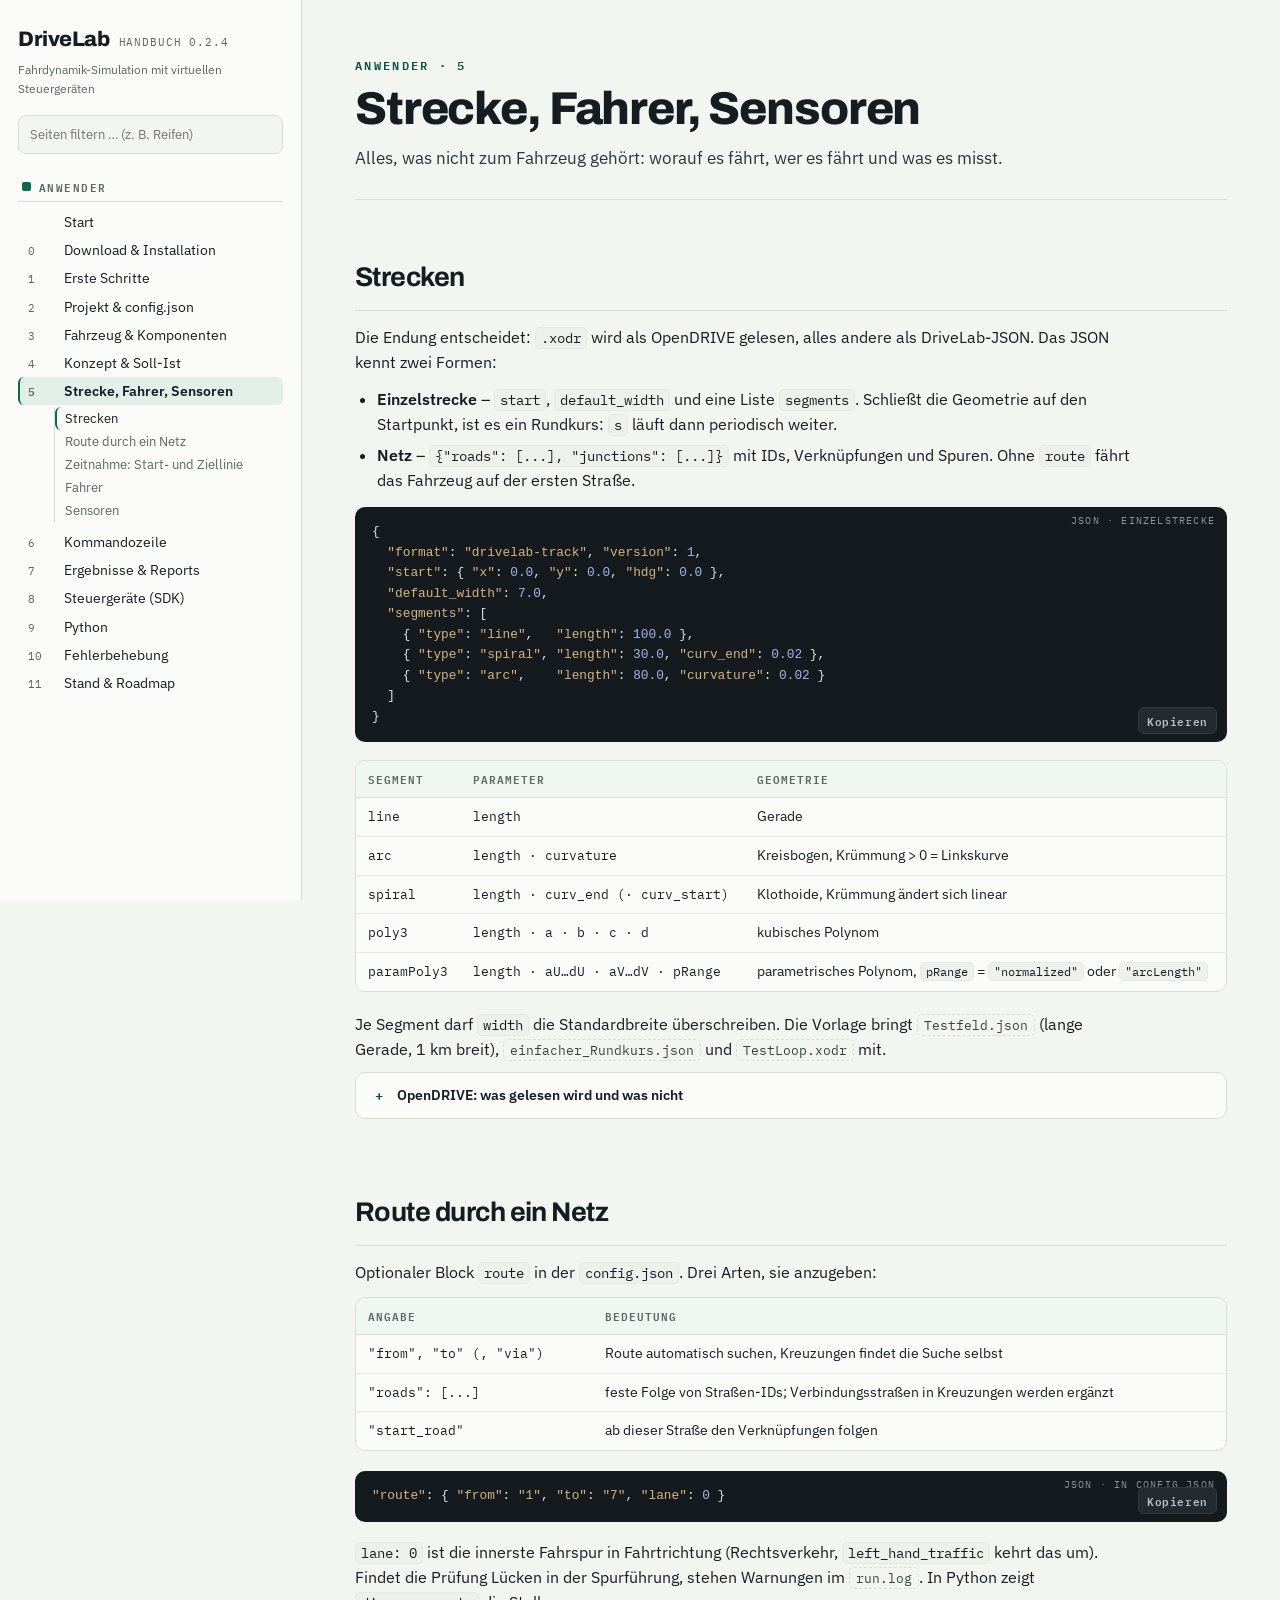
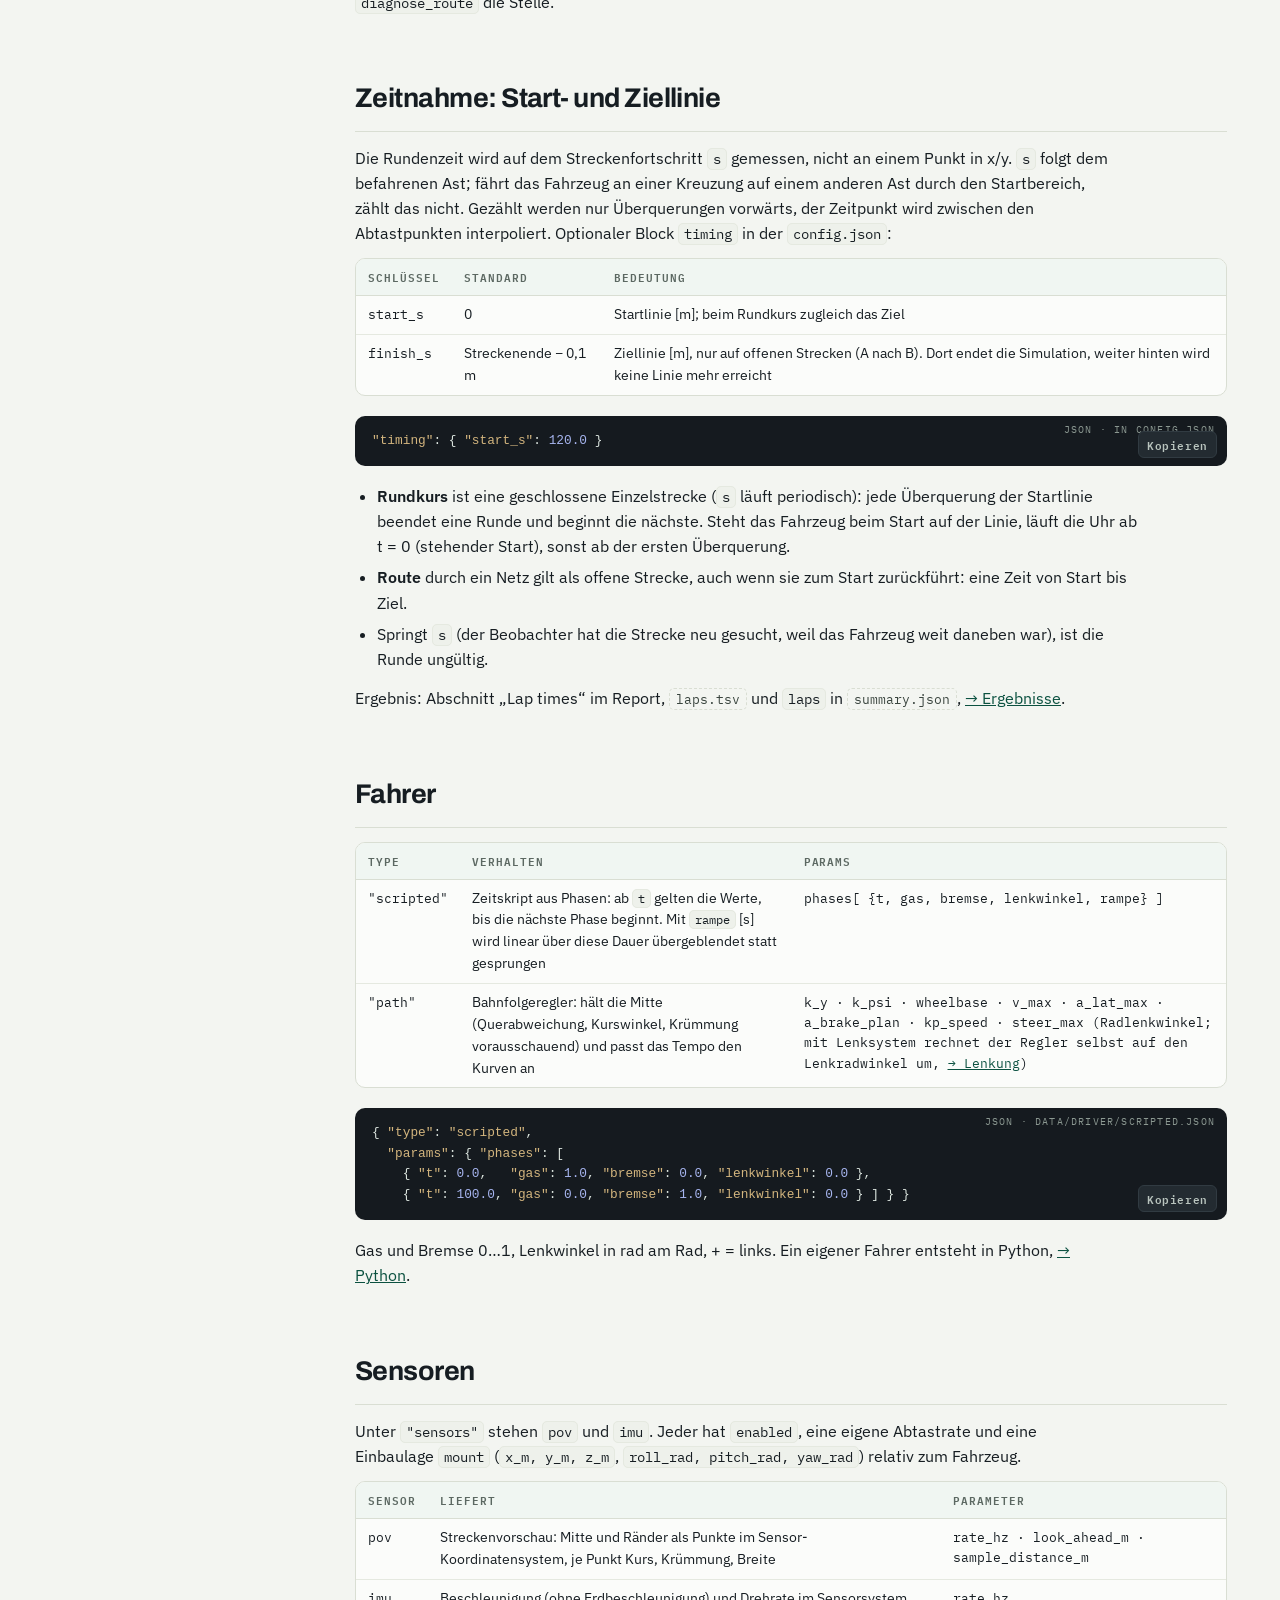
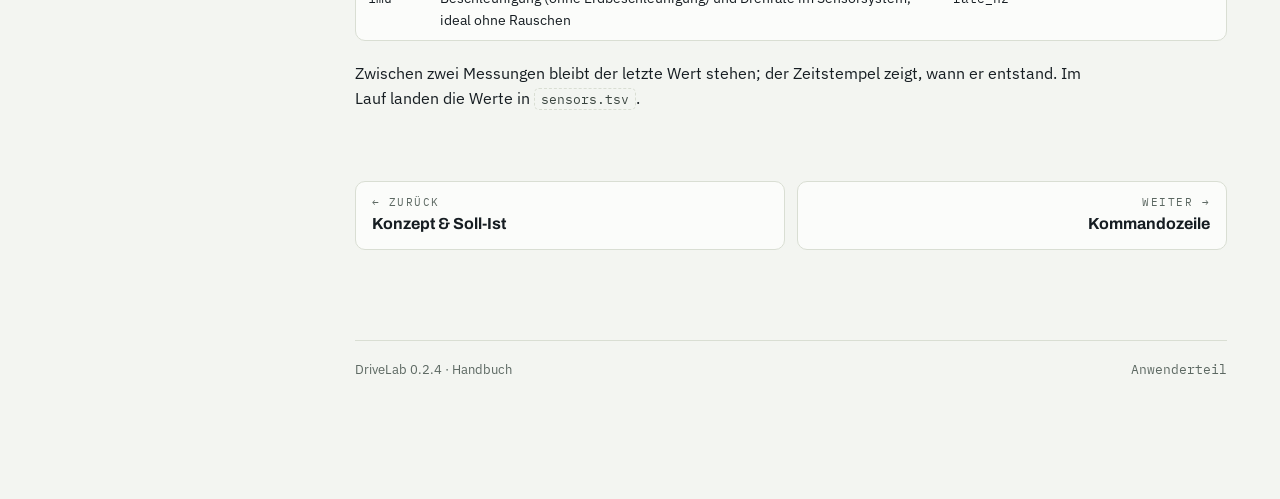
<file: docs/umgebung.html>
<!doctype html>
<html lang="de">
<head>
<meta charset="utf-8">
<meta name="viewport" content="width=device-width, initial-scale=1">
<title>Strecke, Fahrer, Sensoren · DriveLab</title>
<link rel="stylesheet" href="assets/style.css">
</head>
<body data-page="umgebung.html" data-root="" data-track="user">
<div class="shell">
<aside class="side" id="side"></aside>
<main class="main"><div class="page">

<header class="page-head">
  <span class="k">Anwender · 5</span>
  <h1>Strecke, Fahrer, Sensoren</h1>
  <p class="lede">Alles, was nicht zum Fahrzeug gehört: worauf es fährt, wer es fährt und was es misst.</p>
</header>
<section class="chap" id="strecken">
  <div class="chap-head"><h2>Strecken</h2></div>
  <p>Die Endung entscheidet: <code>.xodr</code> wird als OpenDRIVE gelesen, alles andere als DriveLab-JSON. Das JSON kennt zwei Formen:</p>
  <ul class="list">
    <li><strong>Einzelstrecke</strong> – <code>start</code>, <code>default_width</code> und eine Liste <code>segments</code>. Schließt die Geometrie auf den Startpunkt, ist es ein Rundkurs: <code>s</code> läuft dann periodisch weiter.</li>
    <li><strong>Netz</strong> – <code>{"roads": [...], "junctions": [...]}</code> mit IDs, Verknüpfungen und Spuren. Ohne <code>route</code> fährt das Fahrzeug auf der ersten Straße.</li>
  </ul>
  <div class="code"><span class="lbl">JSON · Einzelstrecke</span><pre>{
  <span class="s">"format"</span>: <span class="s">"drivelab-track"</span>, <span class="s">"version"</span>: <span class="n">1</span>,
  <span class="s">"start"</span>: { <span class="s">"x"</span>: <span class="n">0.0</span>, <span class="s">"y"</span>: <span class="n">0.0</span>, <span class="s">"hdg"</span>: <span class="n">0.0</span> },
  <span class="s">"default_width"</span>: <span class="n">7.0</span>,
  <span class="s">"segments"</span>: [
    { <span class="s">"type"</span>: <span class="s">"line"</span>,   <span class="s">"length"</span>: <span class="n">100.0</span> },
    { <span class="s">"type"</span>: <span class="s">"spiral"</span>, <span class="s">"length"</span>: <span class="n">30.0</span>, <span class="s">"curv_end"</span>: <span class="n">0.02</span> },
    { <span class="s">"type"</span>: <span class="s">"arc"</span>,    <span class="s">"length"</span>: <span class="n">80.0</span>, <span class="s">"curvature"</span>: <span class="n">0.02</span> }
  ]
}</pre></div>
  <div class="tbl-wrap"><table>
    <thead><tr><th>Segment</th><th>Parameter</th><th>Geometrie</th></tr></thead>
    <tbody>
      <tr><td class="mono">line</td><td class="mono">length</td><td>Gerade</td></tr>
      <tr><td class="mono">arc</td><td class="mono">length · curvature</td><td>Kreisbogen, Krümmung &gt; 0 = Linkskurve</td></tr>
      <tr><td class="mono">spiral</td><td class="mono">length · curv_end (· curv_start)</td><td>Klothoide, Krümmung ändert sich linear</td></tr>
      <tr><td class="mono">poly3</td><td class="mono">length · a · b · c · d</td><td>kubisches Polynom</td></tr>
      <tr><td class="mono">paramPoly3</td><td class="mono">length · aU…dU · aV…dV · pRange</td><td>parametrisches Polynom, <code>pRange</code> = <code>"normalized"</code> oder <code>"arcLength"</code></td></tr>
    </tbody>
  </table></div>
  <p class="tight">Je Segment darf <code>width</code> die Standardbreite überschreiben. Die Vorlage bringt <span class="file">Testfeld.json</span> (lange Gerade, 1 km breit), <span class="file">einfacher_Rundkurs.json</span> und <span class="file">TestLoop.xodr</span> mit.</p>
  <details class="fold"><summary>OpenDRIVE: was gelesen wird und was nicht</summary><div class="fold-body">
  <div class="tbl-wrap"><table>
    <thead><tr><th>Gelesen (2D)</th><th>Noch nicht</th></tr></thead>
    <tbody><tr>
      <td>alle Geometrietypen, Straßenverknüpfungen, Spurabschnitte, Spurtypen und -breiten (<code>width</code>, <code>border</code>, <code>laneOffset</code>), Kreuzungen mit <code>laneLink</code></td>
      <td>Höhenprofil und Querneigung, Markierungen, Objekte und Schilder, Verkehrsregeln</td>
    </tr></tbody>
  </table></div>
  </div></details>
</section>

<section class="chap" id="route">
  <div class="chap-head"><h2>Route durch ein Netz</h2></div>
  <p>Optionaler Block <code>route</code> in der <code>config.json</code>. Drei Arten, sie anzugeben:</p>
  <div class="tbl-wrap"><table>
    <thead><tr><th>Angabe</th><th>Bedeutung</th></tr></thead>
    <tbody>
      <tr><td class="mono">"from", "to" (, "via")</td><td>Route automatisch suchen, Kreuzungen findet die Suche selbst</td></tr>
      <tr><td class="mono">"roads": [...]</td><td>feste Folge von Straßen-IDs; Verbindungsstraßen in Kreuzungen werden ergänzt</td></tr>
      <tr><td class="mono">"start_road"</td><td>ab dieser Straße den Verknüpfungen folgen</td></tr>
    </tbody>
  </table></div>
  <div class="code"><span class="lbl">JSON · in config.json</span><pre><span class="s">"route"</span>: { <span class="s">"from"</span>: <span class="s">"1"</span>, <span class="s">"to"</span>: <span class="s">"7"</span>, <span class="s">"lane"</span>: <span class="n">0</span> }</pre></div>
  <p class="tight"><code>lane: 0</code> ist die innerste Fahrspur in Fahrtrichtung (Rechtsverkehr, <code>left_hand_traffic</code> kehrt das um).
  Findet die Prüfung Lücken in der Spurführung, stehen Warnungen im <span class="file">run.log</span>. In Python zeigt <code>diagnose_route</code> die Stelle.</p>
</section>

<section class="chap" id="zeitnahme">
  <div class="chap-head"><h2>Zeitnahme: Start- und Ziellinie</h2></div>
  <p>Die Rundenzeit wird auf dem Streckenfortschritt <code>s</code> gemessen, nicht an einem Punkt in x/y. <code>s</code> folgt dem befahrenen Ast;
  fährt das Fahrzeug an einer Kreuzung auf einem anderen Ast durch den Startbereich, zählt das nicht. Gezählt werden nur Überquerungen
  vorwärts, der Zeitpunkt wird zwischen den Abtastpunkten interpoliert. Optionaler Block <code>timing</code> in der <code>config.json</code>:</p>
  <div class="tbl-wrap"><table>
    <thead><tr><th>Schlüssel</th><th>Standard</th><th>Bedeutung</th></tr></thead>
    <tbody>
      <tr><td class="mono">start_s</td><td>0</td><td>Startlinie [m]; beim Rundkurs zugleich das Ziel</td></tr>
      <tr><td class="mono">finish_s</td><td>Streckenende − 0,1 m</td><td>Ziellinie [m], nur auf offenen Strecken (A nach B). Dort endet die Simulation, weiter hinten wird keine Linie mehr erreicht</td></tr>
    </tbody>
  </table></div>
  <div class="code"><span class="lbl">JSON · in config.json</span><pre><span class="s">"timing"</span>: { <span class="s">"start_s"</span>: <span class="n">120.0</span> }</pre></div>
  <ul class="list">
    <li><strong>Rundkurs</strong> ist eine geschlossene Einzelstrecke (<code>s</code> läuft periodisch): jede Überquerung der Startlinie beendet eine Runde und beginnt die nächste.
    Steht das Fahrzeug beim Start auf der Linie, läuft die Uhr ab t = 0 (stehender Start), sonst ab der ersten Überquerung.</li>
    <li><strong>Route</strong> durch ein Netz gilt als offene Strecke, auch wenn sie zum Start zurückführt: eine Zeit von Start bis Ziel.</li>
    <li>Springt <code>s</code> (der Beobachter hat die Strecke neu gesucht, weil das Fahrzeug weit daneben war), ist die Runde ungültig.</li>
  </ul>
  <p class="tight">Ergebnis: Abschnitt „Lap times“ im Report, <span class="file">laps.tsv</span> und <code>laps</code> in <span class="file">summary.json</span>, <a href="ergebnisse.html#lauf">→ Ergebnisse</a>.</p>
</section>

<section class="chap" id="fahrer">
  <div class="chap-head"><h2>Fahrer</h2></div>
  <div class="tbl-wrap"><table>
    <thead><tr><th>type</th><th>Verhalten</th><th>params</th></tr></thead>
    <tbody>
      <tr><td class="mono">"scripted"</td><td>Zeitskript aus Phasen: ab <code>t</code> gelten die Werte, bis die nächste Phase beginnt. Mit <code>rampe</code> [s] wird linear über diese Dauer übergeblendet statt gesprungen</td><td class="mono">phases[ {t, gas, bremse, lenkwinkel, rampe} ]</td></tr>
      <tr><td class="mono">"path"</td><td>Bahnfolgeregler: hält die Mitte (Querabweichung, Kurswinkel, Krümmung vorausschauend) und passt das Tempo den Kurven an</td><td class="mono">k_y · k_psi · wheelbase · v_max · a_lat_max · a_brake_plan · kp_speed · steer_max (Radlenkwinkel; mit Lenksystem rechnet der Regler selbst auf den Lenkradwinkel um, <a href="fahrzeug.html#lenkung">→ Lenkung</a>)</td></tr>
    </tbody>
  </table></div>
  <div class="code"><span class="lbl">JSON · data/driver/scripted.json</span><pre>{ <span class="s">"type"</span>: <span class="s">"scripted"</span>,
  <span class="s">"params"</span>: { <span class="s">"phases"</span>: [
    { <span class="s">"t"</span>: <span class="n">0.0</span>,   <span class="s">"gas"</span>: <span class="n">1.0</span>, <span class="s">"bremse"</span>: <span class="n">0.0</span>, <span class="s">"lenkwinkel"</span>: <span class="n">0.0</span> },
    { <span class="s">"t"</span>: <span class="n">100.0</span>, <span class="s">"gas"</span>: <span class="n">0.0</span>, <span class="s">"bremse"</span>: <span class="n">1.0</span>, <span class="s">"lenkwinkel"</span>: <span class="n">0.0</span> } ] } }</pre></div>
  <p class="tight">Gas und Bremse 0…1, Lenkwinkel in rad am Rad, + = links. Ein eigener Fahrer entsteht in Python, <a href="python.html">→ Python</a>.</p>
</section>

<section class="chap" id="sensoren">
  <div class="chap-head"><h2>Sensoren</h2></div>
  <p>Unter <code>"sensors"</code> stehen <code>pov</code> und <code>imu</code>. Jeder hat <code>enabled</code>, eine eigene Abtastrate
  und eine Einbaulage <code>mount</code> (<code>x_m, y_m, z_m</code>, <code>roll_rad, pitch_rad, yaw_rad</code>) relativ zum Fahrzeug.</p>
  <div class="tbl-wrap"><table>
    <thead><tr><th>Sensor</th><th>liefert</th><th>Parameter</th></tr></thead>
    <tbody>
      <tr><td class="mono">pov</td><td>Streckenvorschau: Mitte und Ränder als Punkte im Sensor-Koordinatensystem, je Punkt Kurs, Krümmung, Breite</td><td class="mono">rate_hz · look_ahead_m · sample_distance_m</td></tr>
      <tr><td class="mono">imu</td><td>Beschleunigung (ohne Erdbeschleunigung) und Drehrate im Sensorsystem, ideal ohne Rauschen</td><td class="mono">rate_hz</td></tr>
    </tbody>
  </table></div>
  <p class="tight">Zwischen zwei Messungen bleibt der letzte Wert stehen; der Zeitstempel zeigt, wann er entstand. Im Lauf landen die Werte in <span class="file">sensors.tsv</span>.</p>
</section>

</div></main>
</div>
<script src="assets/site.js"></script>
</body>
</html>
</file>
<file: docs/assets/style.css>
/* DriveLab-Handbuch: gemeinsames Aussehen aller Seiten */
@import url("https://fonts.googleapis.com/css2?family=Archivo:wght@500;600;700;800&family=IBM+Plex+Sans:ital,wght@0,400;0,500;0,600;1,400&family=IBM+Plex+Mono:wght@400;500;600&display=swap");
:root{
  --paper:#F3F5F1;
  --panel:#FBFCFA;
  --panel-2:#EEF1EB;
  --ink:#161D22;
  --muted:#5C6862;
  --line:#D9DED3;
  --line-soft:#E5E9E0;

  --user:#0A6B52;          /* Teil A: Anwender */
  --user-deep:#0B5140;
  --user-soft:#E1EFE8;
  --user-wash:#F0F6F2;

  --dev:#2A3FB8;           /* Teil B: Entwickler */
  --dev-deep:#22338F;
  --dev-soft:#E5E8F8;
  --dev-wash:#F1F2FA;

  --warn:#A8540F;
  --warn-soft:#F6E8DB;

  --code-bg:#151A1F;
  --code-ink:#DCE5DF;
  --code-comment:#78877F;
  --code-key:#8FC7B2;
  --code-str:#D3B57E;
  --code-num:#A7B5EF;

  --radius:10px;
  --sidebar-w:302px;
  --track:var(--user);
  --track-soft:var(--user-soft);
  --track-wash:var(--user-wash);
  --track-deep:var(--user-deep);
}
*{box-sizing:border-box;margin:0;padding:0}
html{scroll-behavior:smooth;scroll-padding-top:24px}
@media (prefers-reduced-motion:reduce){
  html{scroll-behavior:auto}
  *,*::before,*::after{animation:none!important;transition:none!important}
}
body{
  font-family:"IBM Plex Sans",system-ui,-apple-system,"Segoe UI",sans-serif;
  background:var(--paper);
  color:var(--ink);
  font-size:15.5px;
  line-height:1.62;
}
::selection{background:#CFE4DA}

/* ---------- Grundraster ---------- */
.shell{display:flex;min-height:100vh}
.side{
  width:var(--sidebar-w);flex:0 0 auto;
  border-right:1px solid var(--line);
  background:var(--panel);
  position:sticky;top:0;height:100vh;overflow-y:auto;
  padding:22px 18px 40px;
  scrollbar-width:thin;
}
.main{flex:1;min-width:0}
.page{max-width:960px;margin:0 auto;padding:0 44px 120px}

/* ---------- Sidebar ---------- */
.brand{display:flex;align-items:baseline;gap:9px;margin-bottom:4px}
.brand-name{font-family:"Archivo",sans-serif;font-weight:800;font-size:21px;letter-spacing:-.02em}
.brand-tag{font-family:"IBM Plex Mono",monospace;font-size:10.5px;color:var(--muted);letter-spacing:.08em}
.side-sub{font-size:12px;color:var(--muted);margin-bottom:16px}
.search{
  width:100%;padding:8px 11px;margin-bottom:18px;
  border:1px solid var(--line);border-radius:8px;
  background:var(--paper);font:inherit;font-size:13px;color:var(--ink);
}
.search:focus{outline:2px solid var(--ink);outline-offset:1px}
.nav-part{margin-bottom:18px}
.nav-part-head{
  display:flex;align-items:center;gap:8px;
  font-family:"IBM Plex Mono",monospace;font-size:10.5px;font-weight:600;
  letter-spacing:.14em;text-transform:uppercase;color:var(--muted);
  padding:6px 4px;border-bottom:1px solid var(--line);margin-bottom:6px;
}
.nav-dot{width:9px;height:9px;border-radius:2px;flex:0 0 auto}
.nav-part[data-track="user"] .nav-dot{background:var(--user)}
.nav-part[data-track="dev"] .nav-dot{background:var(--dev)}
.nav a{
  display:flex;gap:8px;align-items:baseline;
  padding:5px 6px 5px 8px;border-radius:6px;
  color:var(--ink);text-decoration:none;font-size:13.5px;line-height:1.35;
  border-left:2px solid transparent;
}
.nav a .no{font-family:"IBM Plex Mono",monospace;font-size:10.5px;color:var(--muted);min-width:28px}
.nav a:hover{background:var(--panel-2)}
.nav-part[data-track="user"] a.here{background:var(--user-soft);border-left-color:var(--user)}
.nav-part[data-track="dev"] a.here{background:var(--dev-soft);border-left-color:var(--dev)}
.nav a.hidden{display:none}
.nav-empty{display:none;font-size:12.5px;color:var(--muted);padding:4px 8px}
.nav-empty.show{display:block}

/* ---------- Hero ---------- */
.hero{padding:58px 0 34px;border-bottom:1px solid var(--line)}
.hero-eyebrow{
  font-family:"IBM Plex Mono",monospace;font-size:11.5px;font-weight:600;
  letter-spacing:.22em;text-transform:uppercase;color:var(--muted);margin-bottom:14px;
}
.hero h1{
  font-family:"Archivo",sans-serif;font-weight:800;
  font-size:clamp(40px,6vw,62px);line-height:.98;letter-spacing:-.03em;margin-bottom:16px;
}
.hero h1 .thin{font-weight:500;color:var(--muted)}
.hero p.lede{font-size:17.5px;max-width:64ch;color:#2A343B;margin-bottom:22px}
.meta-row{display:flex;flex-wrap:wrap;gap:8px}
.meta-chip{
  font-family:"IBM Plex Mono",monospace;font-size:11.5px;
  padding:5px 10px;border:1px solid var(--line);border-radius:999px;background:var(--panel);
  color:#39443E;
}
.two-doors{display:grid;grid-template-columns:1fr 1fr;gap:14px;margin-top:26px}
.door{
  border:1px solid var(--line);border-radius:var(--radius);
  padding:16px 18px;background:var(--panel);text-decoration:none;color:var(--ink);
  display:block;position:relative;overflow:hidden;
}
.door::before{content:"";position:absolute;left:0;top:0;bottom:0;width:4px}
.door.user::before{background:var(--user)}
.door.dev::before{background:var(--dev)}
.door:hover{background:var(--panel-2)}
.door .k{font-family:"IBM Plex Mono",monospace;font-size:10.5px;letter-spacing:.16em;text-transform:uppercase;color:var(--muted)}
.door h3{font-family:"Archivo",sans-serif;font-weight:700;font-size:19px;margin:4px 0 4px;letter-spacing:-.01em}
.door p{font-size:13.5px;color:var(--muted)}

/* ---------- Teil-Trenner ---------- */
.part-head{margin:74px 0 8px;position:relative}
.part-head .rail{height:5px;border-radius:3px;background:var(--track);margin-bottom:22px;width:76px}
.part-head .k{font-family:"IBM Plex Mono",monospace;font-size:12px;font-weight:600;letter-spacing:.22em;text-transform:uppercase;color:var(--track-deep)}
.part-head h2{
  font-family:"Archivo",sans-serif;font-weight:800;font-size:clamp(30px,4vw,42px);
  letter-spacing:-.025em;line-height:1.02;margin-top:6px;
}
.part-head p{max-width:66ch;margin-top:12px;color:#2A343B}

section.chap{padding-top:56px}
section.chap[data-track="user"]{--track:var(--user);--track-soft:var(--user-soft);--track-wash:var(--user-wash);--track-deep:var(--user-deep)}
section.chap[data-track="dev"]{--track:var(--dev);--track-soft:var(--dev-soft);--track-wash:var(--dev-wash);--track-deep:var(--dev-deep)}
.chap-head{display:flex;align-items:baseline;gap:14px;margin-bottom:14px;border-bottom:1px solid var(--line);padding-bottom:10px}
.chap-no{
  font-family:"IBM Plex Mono",monospace;font-weight:600;font-size:13px;
  color:var(--track-deep);background:var(--track-soft);
  padding:3px 9px;border-radius:6px;flex:0 0 auto;
}
.chap-head h2{font-family:"Archivo",sans-serif;font-weight:700;font-size:27px;letter-spacing:-.02em}
h3.sub{
  font-family:"Archivo",sans-serif;font-weight:700;font-size:18.5px;letter-spacing:-.01em;
  margin:32px 0 10px;
}
h4.subsub{font-weight:600;font-size:15.5px;margin:22px 0 8px}
p{margin-bottom:12px;max-width:76ch}
p.tight{margin-bottom:6px}
ul.list,ol.list{margin:0 0 14px 22px;max-width:76ch}
ul.list li,ol.list li{margin-bottom:6px}
a{color:var(--track-deep)}
strong{font-weight:600}

/* ---------- Inline-Code & Chips ---------- */
code{
  font-family:"IBM Plex Mono",monospace;font-size:.88em;
  background:var(--panel-2);border:1px solid var(--line-soft);
  padding:1px 5px;border-radius:5px;white-space:nowrap;
}
td code, th code{white-space:normal}
.fn{
  font-family:"IBM Plex Mono",monospace;font-size:.86em;
  background:var(--track-soft);color:var(--track-deep);
  border:1px solid transparent;padding:1px 6px;border-radius:5px;white-space:nowrap;
}
.file{
  font-family:"IBM Plex Mono",monospace;font-size:.86em;color:#39443E;
  background:transparent;border:1px dashed var(--line);padding:1px 6px;border-radius:5px;white-space:nowrap;
}

/* ---------- Codeblöcke ---------- */
.code{
  position:relative;background:var(--code-bg);color:var(--code-ink);
  border-radius:var(--radius);padding:15px 17px;margin:12px 0 18px;
  font-family:"IBM Plex Mono",monospace;font-size:12.8px;line-height:1.6;
  overflow-x:auto;
}
.code .lbl{
  position:absolute;top:0;right:0;
  font-size:10px;letter-spacing:.12em;text-transform:uppercase;color:#8B9891;
  padding:6px 12px;
}
.code pre{white-space:pre;min-width:0}
.code .c{color:var(--code-comment)}
.code .k{color:var(--code-key)}
.code .s{color:var(--code-str)}
.code .n{color:var(--code-num)}
.copy{
  position:absolute;bottom:8px;right:10px;
  font:600 10.5px "IBM Plex Mono",monospace;letter-spacing:.06em;
  color:#B9C4BE;background:#232B31;border:1px solid #313B42;border-radius:6px;
  padding:3px 8px;cursor:pointer;
}
.copy:hover{color:#fff;border-color:#4A555D}
.copy:focus-visible{outline:2px solid #fff;outline-offset:1px}

/* ---------- Tabellen ---------- */
.tbl-wrap{overflow-x:auto;margin:12px 0 20px;border:1px solid var(--line);border-radius:var(--radius);background:var(--panel)}
table{border-collapse:collapse;width:100%;font-size:13.5px}
th{
  text-align:left;font-family:"IBM Plex Mono",monospace;font-size:11px;font-weight:600;
  letter-spacing:.09em;text-transform:uppercase;color:var(--muted);
  background:var(--track-wash);
  padding:9px 12px;border-bottom:1px solid var(--line);white-space:nowrap;
}
td{padding:8px 12px;border-bottom:1px solid var(--line-soft);vertical-align:top}
tr:last-child td{border-bottom:none}
td.mono,th.mono{font-family:"IBM Plex Mono",monospace;font-size:12.5px}
tbody tr:hover td{background:var(--track-wash)}
.tbl-cap{font-size:12.5px;color:var(--muted);margin:-14px 0 18px;padding-left:2px}

/* ---------- Karten / Hinweise ---------- */
.cards{display:grid;grid-template-columns:repeat(auto-fit,minmax(250px,1fr));gap:12px;margin:14px 0 20px}
.card{border:1px solid var(--line);border-radius:var(--radius);background:var(--panel);padding:14px 16px}
.card .k{font-family:"IBM Plex Mono",monospace;font-size:10.5px;letter-spacing:.14em;text-transform:uppercase;color:var(--track-deep);display:block;margin-bottom:5px}
.card h4{font-weight:600;font-size:14.5px;margin-bottom:4px}
.card p{font-size:13px;color:var(--muted);margin:0;max-width:none}
.note{
  border:1px solid var(--line);border-left:4px solid var(--track);
  background:var(--track-wash);border-radius:8px;
  padding:11px 15px;margin:14px 0 18px;font-size:14px;max-width:78ch;
}
.note.warn{border-left-color:var(--warn);background:var(--warn-soft)}
.note .t{font-family:"IBM Plex Mono",monospace;font-size:10.5px;font-weight:600;letter-spacing:.14em;text-transform:uppercase;display:block;margin-bottom:3px;color:var(--track-deep)}
.note.warn .t{color:var(--warn)}

/* ---------- Pipelines (Anwender-Workflows) ---------- */
.pipe{display:flex;flex-wrap:wrap;align-items:stretch;gap:0;margin:14px 0 20px}
.pipe .step{
  border:1px solid var(--line);background:var(--panel);border-radius:9px;
  padding:9px 13px;min-width:132px;max-width:220px;
}
.pipe .step .k{font-family:"IBM Plex Mono",monospace;font-size:10px;letter-spacing:.1em;text-transform:uppercase;color:var(--track-deep);display:block}
.pipe .step .v{font-size:13px;line-height:1.4;display:block;margin-top:2px}
.pipe .arr{align-self:center;padding:0 7px;color:var(--muted);font-family:"IBM Plex Mono",monospace;font-size:15px}

/* ---------- Baumansicht ---------- */
.tree{
  font-family:"IBM Plex Mono",monospace;font-size:12.8px;line-height:1.7;
  background:var(--panel);border:1px solid var(--line);border-radius:var(--radius);
  padding:16px 20px;margin:12px 0 20px;overflow-x:auto;white-space:pre;
}
.tree b{color:var(--track-deep);font-weight:600}
.tree i{color:var(--muted);font-style:normal}

/* ---------- Details / Aufklapper ---------- */
details.fold{border:1px solid var(--line);border-radius:var(--radius);background:var(--panel);margin:10px 0 16px;overflow:hidden}
details.fold summary{
  cursor:pointer;padding:11px 15px;font-weight:600;font-size:14px;
  display:flex;align-items:center;gap:10px;list-style:none;
}
details.fold summary::-webkit-details-marker{display:none}
details.fold summary::before{
  content:"+";font-family:"IBM Plex Mono",monospace;font-weight:600;
  color:var(--track-deep);width:16px;text-align:center;
}
details.fold[open] summary::before{content:"–"}
details.fold summary:hover{background:var(--track-wash)}
details.fold .fold-body{padding:2px 15px 14px;border-top:1px solid var(--line-soft)}
details.fold .tbl-wrap{border:none;border-radius:0;margin:0}

/* ---------- Diagramme ---------- */
.fig{margin:18px 0 8px;border:1px solid var(--line);border-radius:var(--radius);background:var(--panel);overflow:hidden}
.fig-head{
  display:flex;justify-content:space-between;align-items:baseline;gap:12px;
  padding:11px 16px;border-bottom:1px solid var(--line-soft);
}
.fig-head .t{font-weight:600;font-size:14px}
.fig-head .k{font-family:"IBM Plex Mono",monospace;font-size:10.5px;letter-spacing:.12em;text-transform:uppercase;color:var(--muted)}
.fig-body{padding:14px 12px 8px;overflow-x:auto}
.fig svg{display:block;min-width:660px;width:100%;height:auto}
.fig-cap{font-size:12.5px;color:var(--muted);margin:6px 0 24px;padding-left:2px;max-width:80ch}

/* SVG-Diagrammstile */
.d-box{fill:var(--panel);stroke:var(--ink);stroke-width:1.1;rx:8}
.d-box.soft{stroke:var(--muted);stroke-dasharray:4 3}
.d-title{font-family:"Archivo",sans-serif;font-weight:700;font-size:12.5px;fill:var(--ink)}
.d-small{font-family:"IBM Plex Mono",monospace;font-size:9.5px;fill:var(--muted)}
.d-fn{font-family:"IBM Plex Mono",monospace;font-size:9.8px;fill:var(--track-deep)}
.d-lane{font-family:"IBM Plex Mono",monospace;font-size:10px;letter-spacing:.08em;fill:var(--muted)}
.d-edge{stroke:#9AA69E;stroke-width:1.2;fill:none}
.d-edge.dash{stroke-dasharray:4 3}
.d-arrow{fill:#9AA69E}
.d-band{fill:var(--track-wash)}

/* Systemlandkarte (interaktiv) */
#sysmap .map-node{cursor:pointer}
#sysmap .map-node rect{fill:var(--panel);stroke:#7C8781;stroke-width:1.2;transition:all .12s ease}
#sysmap .map-node text{pointer-events:none}
#sysmap .map-node .nm{font-family:"Archivo",sans-serif;font-weight:700;font-size:12.5px;fill:var(--ink)}
#sysmap .map-node .ds{font-family:"IBM Plex Mono",monospace;font-size:9.3px;fill:var(--muted)}
#sysmap .map-edge{stroke:#B4BDB4;stroke-width:1.3;fill:none;transition:all .12s ease}
#sysmap .map-edge.dash{stroke-dasharray:4 3}
#sysmap .elbl{font-family:"IBM Plex Mono",monospace;font-size:9px;fill:#7C8781;transition:all .12s ease}
#sysmap.focus .map-node rect{opacity:.28}
#sysmap.focus .map-node text{opacity:.28}
#sysmap.focus .map-edge{opacity:.12}
#sysmap.focus .elbl{opacity:.1}
#sysmap.focus .map-node.on rect{opacity:1;stroke:var(--dev);stroke-width:1.8;fill:var(--dev-soft)}
#sysmap.focus .map-node.on text{opacity:1}
#sysmap.focus .map-node.nb rect{opacity:1;stroke:var(--ink)}
#sysmap.focus .map-node.nb text{opacity:1}
#sysmap.focus .map-edge.on{opacity:1;stroke:var(--dev);stroke-width:2}
#sysmap.focus .elbl.on{opacity:1;fill:var(--dev-deep)}
.map-info{
  margin:0 16px 14px;border:1px solid var(--line);border-radius:8px;
  background:var(--dev-wash);padding:10px 14px;min-height:58px;font-size:13.5px;
}
.map-info .h{font-family:"IBM Plex Mono",monospace;font-weight:600;font-size:12px;color:var(--dev-deep);display:block;margin-bottom:2px}
.map-info .b{color:#2A343B}
.legend{display:flex;gap:16px;flex-wrap:wrap;padding:0 16px 12px;font-size:12px;color:var(--muted)}
.legend span{display:inline-flex;align-items:center;gap:6px}
.legend .sw{width:22px;height:0;border-top:2px solid #9AA69E;display:inline-block}
.legend .sw.dash{border-top-style:dashed}

/* ---------- Footer ---------- */
.foot{margin-top:90px;border-top:1px solid var(--line);padding-top:18px;display:flex;justify-content:space-between;gap:16px;flex-wrap:wrap;color:var(--muted);font-size:12.5px}
.foot .mono{font-family:"IBM Plex Mono",monospace}

/* ---------- Responsiv ---------- */
@media (max-width:1080px){
  .shell{display:block}
  .side{position:static;width:auto;height:auto;border-right:none;border-bottom:1px solid var(--line)}
  .page{padding:0 22px 90px}
  .two-doors{grid-template-columns:1fr}
}
:focus-visible{outline:2px solid var(--ink);outline-offset:2px}

/* ---------- Sequenzdiagramme ---------- */
.sq-head{fill:var(--panel);stroke:#7C8781;stroke-width:1.1}
.sq-headt{font-family:"Archivo",sans-serif;font-weight:700;font-size:11.5px;fill:var(--ink);text-anchor:middle}
.sq-life{stroke:#C3CBC2;stroke-width:1;stroke-dasharray:4 4}
.sq-act{fill:var(--dev-soft);stroke:#7C8781;stroke-width:.8}
.sq-msg{stroke:#39443E;stroke-width:1.2;fill:none}
.sq-msg.ret{stroke-dasharray:5 3}
.sq-lbl{font-family:"IBM Plex Mono",monospace;font-size:10.3px;fill:#2A343B}
.sq-no{fill:var(--dev-deep);font-weight:600}
.sq-frame{fill:none;stroke:#7C8781;stroke-width:1;stroke-dasharray:6 4}
.sq-note{fill:var(--panel-2);stroke:#B4BDB4;stroke-width:1}

/* ---------- Mehrseitig ---------- */
body[data-track="dev"]{--track:var(--dev);--track-soft:var(--dev-soft);--track-wash:var(--dev-wash);--track-deep:var(--dev-deep)}
.page-head{padding:52px 0 26px;border-bottom:1px solid var(--line)}
.page-head .k{font-family:"IBM Plex Mono",monospace;font-size:11.5px;font-weight:600;letter-spacing:.2em;text-transform:uppercase;color:var(--track-deep)}
.page-head h1{font-family:"Archivo",sans-serif;font-weight:800;font-size:clamp(32px,5vw,46px);letter-spacing:-.025em;line-height:1.05;margin:8px 0 12px}
.page-head p.lede{font-size:17px;max-width:66ch;color:#2A343B;margin:0}
.nav .toc{margin:2px 0 6px 36px;border-left:1px solid var(--line)}
.nav .toc a{font-size:12.5px;padding:3px 8px;color:var(--muted)}
.nav .toc a.here{color:var(--ink);background:none;border-left-color:var(--track)}
.nav a.nav-page.current{font-weight:600}
.nav-part[data-track="user"] a.nav-page.current{background:var(--user-soft);border-left-color:var(--user)}
.nav-part[data-track="dev"] a.nav-page.current{background:var(--dev-soft);border-left-color:var(--dev)}
.pager{display:grid;grid-template-columns:1fr 1fr;gap:12px;margin-top:70px}
.pager a{display:block;border:1px solid var(--line);border-radius:var(--radius);background:var(--panel);padding:12px 16px;text-decoration:none;color:var(--ink)}
.pager a:hover{background:var(--panel-2)}
.pager a.next{text-align:right;grid-column:2}
.pager .k{font-family:"IBM Plex Mono",monospace;font-size:10.5px;letter-spacing:.14em;text-transform:uppercase;color:var(--muted);display:block}
.pager .t{font-family:"Archivo",sans-serif;font-weight:700;font-size:16px}
.tiles{display:grid;grid-template-columns:repeat(auto-fit,minmax(230px,1fr));gap:12px;margin:18px 0 24px}
.tile{display:block;border:1px solid var(--line);border-radius:var(--radius);background:var(--panel);padding:14px 16px;text-decoration:none;color:var(--ink);position:relative;overflow:hidden}
.tile::before{content:"";position:absolute;left:0;top:0;bottom:0;width:3px;background:var(--track)}
.tile:hover{background:var(--panel-2)}
.tile .k{font-family:"IBM Plex Mono",monospace;font-size:10.5px;letter-spacing:.14em;text-transform:uppercase;color:var(--track-deep);display:block;margin-bottom:4px}
.tile h4{font-family:"Archivo",sans-serif;font-weight:700;font-size:16px;margin-bottom:3px}
.tile p{font-size:13px;color:var(--muted);margin:0}
.stale{border:1px solid var(--line);border-left:4px solid var(--warn);background:var(--warn-soft);border-radius:8px;padding:10px 14px;margin:18px 0 0;font-size:13.5px}
@media (max-width:640px){.pager{grid-template-columns:1fr}.pager a.next{grid-column:1}}
@media print{.side,.pager,.copy{display:none}.shell{display:block}.page{max-width:none;padding:0}}

/* Ausgabe: data-edition="web" nur auf der GitHub-Seite, data-edition="local" nur im Quellbaum/in der Installation */
[data-edition="web"]{display:none}
.edition-web [data-edition="web"]{display:block}
.edition-web [data-edition="local"]{display:none}
</file>
